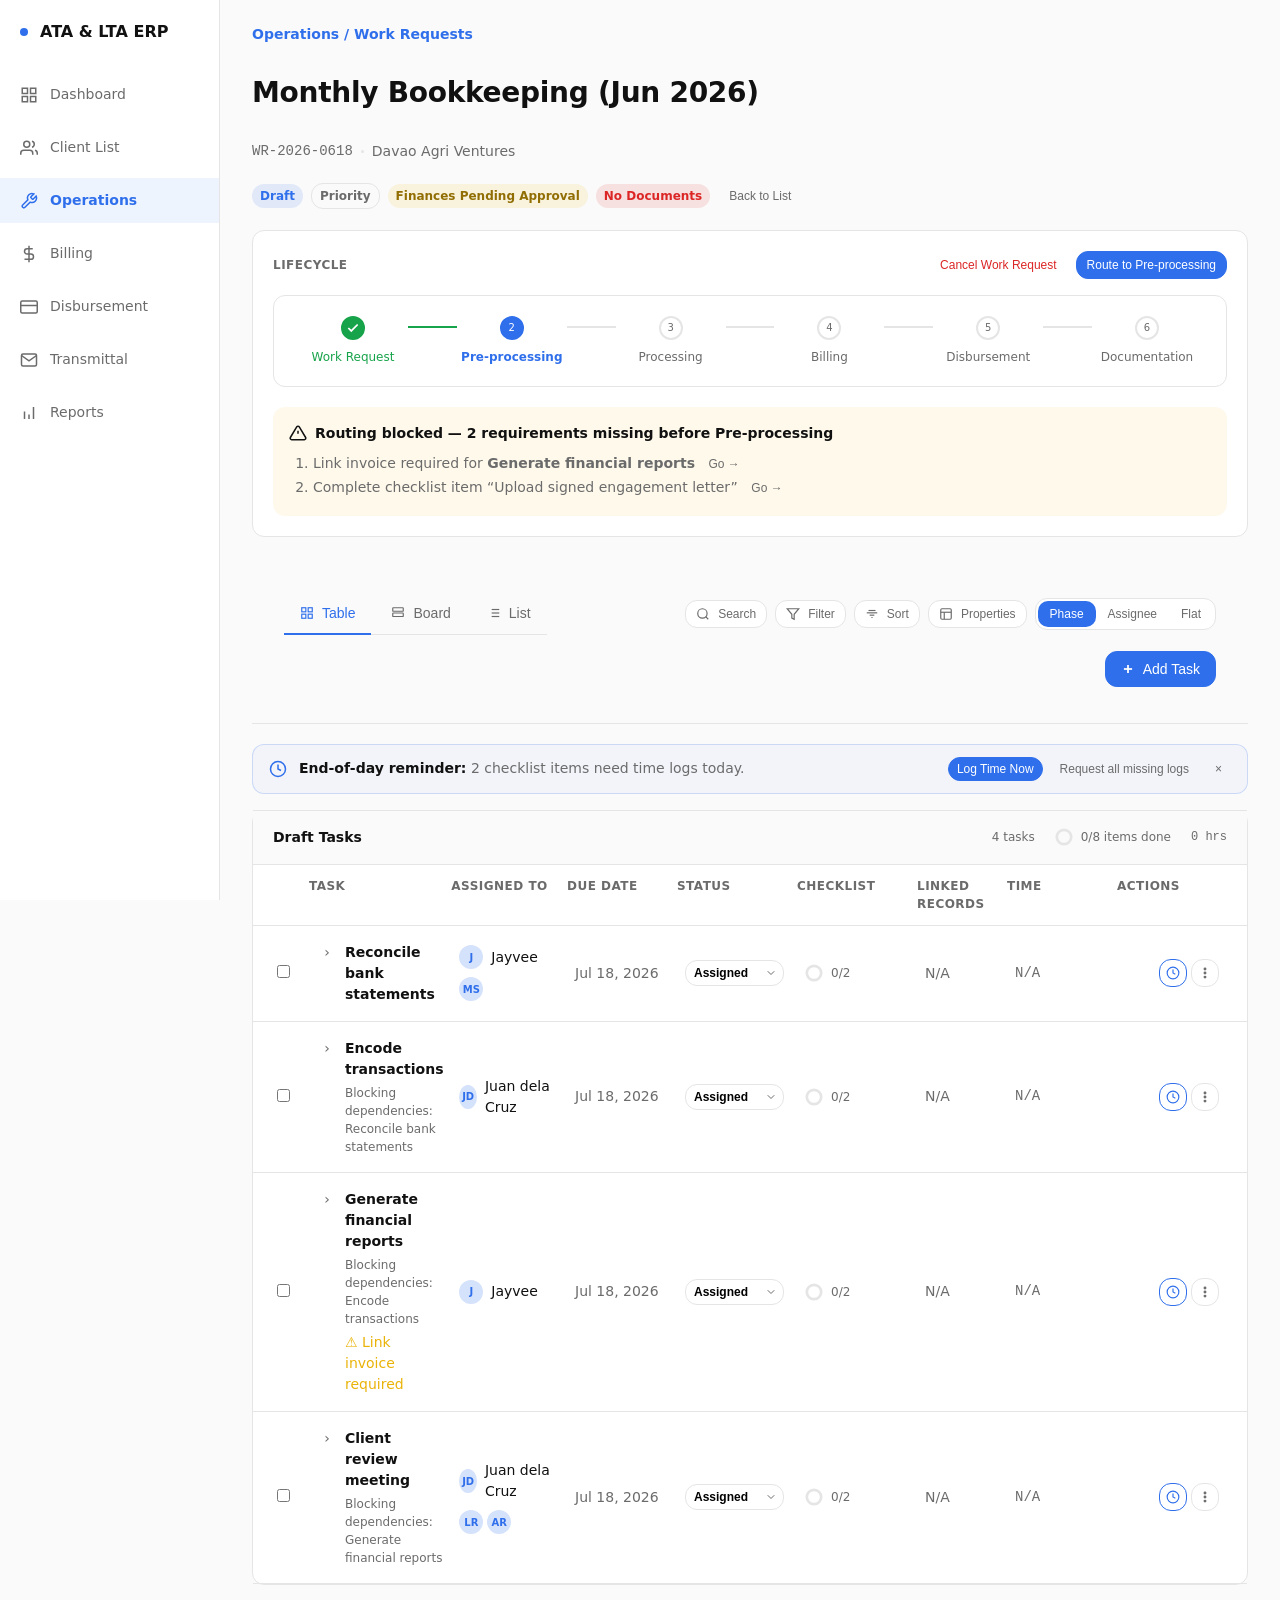
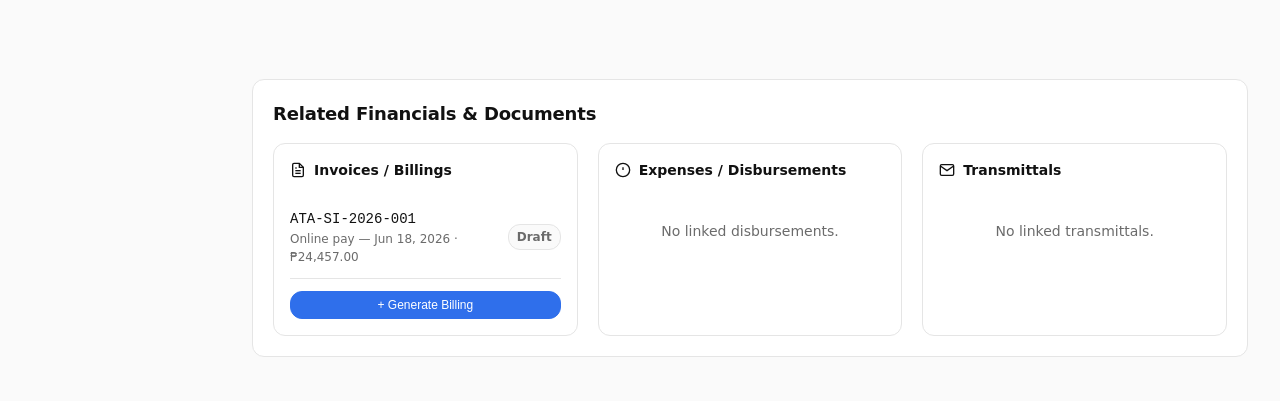
<file: ERP-Work-Request-Redesign/index.html>
<!doctype html>
<html lang="en">
<head>
<meta charset="utf-8">
<meta name="viewport" content="width=device-width, initial-scale=1">
<title>ATA &amp; LTA ERP — Work Request Workflow</title>
<style>
/* ─── Neutral Modern tokens ─────────────────────────────────────── */
:root {
  --bg: #fafafa;
  --surface: #ffffff;
  --surface-warm: var(--surface);
  --fg: #111111;
  --fg-2: var(--fg);
  --muted: #6b6b6b;
  --meta: var(--muted);
  --border: #e5e5e5;
  --border-soft: var(--border);
  --accent: #2f6feb;
  --accent-on: #ffffff;
  --accent-hover: color-mix(in oklab, var(--accent), black 8%);
  --accent-active: color-mix(in oklab, var(--accent), black 14%);
  --success: #17a34a;
  --warn: #eab308;
  --danger: #dc2626;
  --font-display: "Inter", -apple-system, system-ui, sans-serif;
  --font-body: "Inter", -apple-system, system-ui, sans-serif;
  --font-mono: ui-monospace, "JetBrains Mono", monospace;
  --text-xs: 12px;
  --text-sm: 14px;
  --text-base: 16px;
  --text-lg: 18px;
  --text-xl: 22px;
  --text-2xl: 28px;
  --text-3xl: 36px;
  --leading-body: 1.5;
  --leading-tight: 1.2;
  --tracking-display: -0.01em;
  --space-1: 4px;
  --space-2: 8px;
  --space-3: 12px;
  --space-4: 16px;
  --space-5: 20px;
  --space-6: 24px;
  --space-8: 32px;
  --space-12: 48px;
  --radius-sm: 12px;
  --radius-md: 12px;
  --radius-lg: 12px;
  --radius-pill: 9999px;
  --elev-ring: 0 0 0 1px var(--border);
  --elev-raised: 0 2px 8px color-mix(in oklab, var(--fg), transparent 92%);
  --focus-ring: 0 0 0 3px color-mix(in oklab, var(--accent), transparent 70%);
  --motion-fast: 150ms;
  --motion-base: 200ms;
  --ease-standard: cubic-bezier(0.2, 0, 0, 1);
}

* { box-sizing: border-box; }
html, body { height: 100%; }
body {
  margin: 0;
  font-family: var(--font-body);
  font-size: var(--text-sm);
  color: var(--fg);
  background: var(--bg);
  line-height: var(--leading-body);
}

/* ─── Layout ──────────────────────────────────────────────────── */
.app { display: flex; min-height: 100vh; }
.sidebar {
  width: 220px;
  background: var(--surface);
  border-right: 1px solid var(--border);
  padding: var(--space-5) 0;
  display: flex; flex-direction: column; gap: var(--space-2);
  position: fixed; left: 0; top: 0; bottom: 0; z-index: 30;
}
.brand {
  display: flex; align-items: center; gap: var(--space-3);
  padding: 0 var(--space-5) var(--space-5);
  font-weight: 700; font-size: var(--text-base);
}
.brand-dot { width: 8px; height: 8px; border-radius: 50%; background: var(--accent); }
.nav-link {
  display: flex; align-items: center; gap: var(--space-3);
  padding: var(--space-3) var(--space-5);
  color: var(--muted); text-decoration: none;
  transition: color var(--motion-fast) var(--ease-standard), background var(--motion-fast) var(--ease-standard);
}
.nav-link:hover { color: var(--fg); background: color-mix(in oklab, var(--fg), transparent 96%); }
.nav-link.active { color: var(--accent); background: color-mix(in oklab, var(--accent), transparent 92%); font-weight: 600; }
.nav-link svg { flex-shrink: 0; }

.main { flex: 1; margin-left: 220px; min-width: 0; }
.container { max-width: 1280px; margin: 0 auto; padding: var(--space-6) var(--space-8); }
@media (max-width: 1024px) {
  .sidebar { width: 64px; padding: var(--space-4) 0; }
  .brand { justify-content: center; padding: 0 0 var(--space-4); }
  .brand span, .nav-link span { display: none; }
  .nav-link { justify-content: center; padding: var(--space-3); }
  .main { margin-left: 64px; }
  .container { padding: var(--space-5) var(--space-5); }
}
@media (max-width: 640px) {
  .sidebar { display: none; }
  .main { margin-left: 0; }
  .container { padding: var(--space-4); }
}

/* ─── Top header ──────────────────────────────────────────────── */
.topbar {
  display: flex; align-items: center; justify-content: space-between; gap: var(--space-4);
  margin-bottom: var(--space-5);
  flex-wrap: wrap;
}
.breadcrumb { display: flex; align-items: baseline; gap: var(--space-3); }
.breadcrumb .parent { color: var(--accent); font-weight: 600; font-size: var(--text-xl); }
.breadcrumb .sep { color: var(--border); font-size: var(--text-xl); }
.breadcrumb .title { font-size: var(--text-xl); font-weight: 700; letter-spacing: var(--tracking-display); }

.user { display: flex; align-items: center; gap: var(--space-3); color: var(--muted); }
.avatar {
  width: 32px; height: 32px; border-radius: 50%;
  background: color-mix(in oklab, var(--accent), transparent 80%);
  color: var(--accent); display: grid; place-items: center; font-weight: 700; font-size: var(--text-xs);
}

/* ─── Buttons ─────────────────────────────────────────────────── */
.btn {
  display: inline-flex; align-items: center; justify-content: center; gap: var(--space-2);
  border: 1px solid transparent; border-radius: var(--radius-sm);
  padding: 9px 15px; font-size: var(--text-sm); font-weight: 500;
  background: transparent; color: var(--fg); cursor: pointer;
  transition: background var(--motion-fast) var(--ease-standard), border-color var(--motion-fast) var(--ease-standard), color var(--motion-fast) var(--ease-standard);
}
.btn:focus-visible { box-shadow: var(--focus-ring); outline: none; }
.btn-primary { background: var(--accent); color: var(--accent-on); border-color: var(--accent); }
.btn-primary:hover { background: var(--accent-hover); border-color: var(--accent-hover); }
.btn-primary:active { background: var(--accent-active); border-color: var(--accent-active); }
.btn-secondary { background: var(--surface); border-color: var(--border); color: var(--fg); }
.btn-secondary:hover { background: var(--bg); border-color: var(--border); }
.btn-ghost { color: var(--muted); border-color: transparent; }
.btn-ghost:hover { color: var(--fg); background: color-mix(in oklab, var(--fg), transparent 96%); }
.btn-danger { color: var(--danger); border-color: transparent; }
.btn-danger:hover { background: color-mix(in oklab, var(--danger), transparent 92%); }
.btn-sm { padding: 6px 10px; font-size: var(--text-xs); }
.btn-xs { padding: 4px 8px; font-size: var(--text-xs); gap: var(--space-1); }

.toolbar-actions { display: flex; gap: var(--space-2); flex-wrap: wrap; }

/* ─── Cards / panels ──────────────────────────────────────────── */
.card {
  background: var(--surface); border: 1px solid var(--border); border-radius: var(--radius-md);
  padding: var(--space-5); margin-bottom: var(--space-5);
}
.card-compact { padding: var(--space-4); }
.card-header {
  display: flex; align-items: center; justify-content: space-between; gap: var(--space-4);
  margin-bottom: var(--space-4);
}
.card-title { font-size: var(--text-lg); font-weight: 600; letter-spacing: var(--tracking-display); }

/* ─── Identity header ─────────────────────────────────────────── */
.identity-bar {
  display: flex; align-items: flex-start; justify-content: space-between; gap: var(--space-5);
  margin-bottom: var(--space-5); flex-wrap: wrap;
}
.identity-main { display: flex; flex-direction: column; gap: var(--space-2); }
.identity-parent { color: var(--accent); font-weight: 600; font-size: var(--text-sm); }
.identity-title { font-size: var(--text-2xl); font-weight: 700; letter-spacing: var(--tracking-display); }
.identity-sub { color: var(--muted); font-size: var(--text-sm); display: flex; align-items: center; gap: var(--space-2); flex-wrap: wrap; }
.identity-sub .dot { width: 3px; height: 3px; border-radius: 50%; background: var(--border); }
.identity-badges { display: flex; gap: var(--space-2); flex-wrap: wrap; align-items: center; }

.badge {
  display: inline-flex; align-items: center; gap: var(--space-1);
  padding: 3px 8px; border-radius: var(--radius-sm); font-size: var(--text-xs); font-weight: 600;
}
.badge-info { background: color-mix(in oklab, var(--accent), transparent 88%); color: var(--accent); }
.badge-warn { background: color-mix(in oklab, var(--warn), transparent 88%); color: color-mix(in oklab, var(--warn), black 30%); }
.badge-success { background: color-mix(in oklab, var(--success), transparent 88%); color: var(--success); }
.badge-danger { background: color-mix(in oklab, var(--danger), transparent 88%); color: var(--danger); }
.badge-muted { background: var(--bg); color: var(--muted); border: 1px solid var(--border); }
.badge-dot { width: 6px; height: 6px; border-radius: 50%; background: currentColor; }

/* ─── Lifecycle card ────────────────────────────────────────────── */
.lifecycle-card {
  background: var(--surface); border: 1px solid var(--border); border-radius: var(--radius-md);
  padding: var(--space-5); margin-bottom: var(--space-5);
}
.lifecycle-header {
  display: flex; align-items: center; justify-content: space-between; gap: var(--space-4);
  margin-bottom: var(--space-4); flex-wrap: wrap;
}
.lifecycle-label { font-size: var(--text-xs); text-transform: uppercase; letter-spacing: 0.04em; color: var(--muted); font-weight: 600; }
.lifecycle-actions { display: flex; gap: var(--space-2); }
.stage-tracker {
  display: flex; align-items: center; justify-content: space-between;
  overflow-x: auto; padding-bottom: var(--space-3); margin-bottom: var(--space-4);
}
.stage-tracker.stacked { display: block; padding-bottom: 0; margin-bottom: 0; }
.stage {
  display: flex; flex-direction: column; align-items: center; gap: var(--space-2);
  min-width: 110px; position: relative; text-align: center;
}
.stage-dot {
  width: 24px; height: 24px; border-radius: 50%;
  border: 2px solid var(--border); background: var(--surface);
  display: grid; place-items: center; font-size: 10px; color: var(--muted);
}
.stage.active .stage-dot { border-color: var(--accent); background: var(--accent); color: var(--accent-on); }
.stage.completed .stage-dot { border-color: var(--success); background: var(--success); color: #fff; }
.stage-label { font-size: var(--text-xs); color: var(--muted); white-space: nowrap; }
.stage.active .stage-label { color: var(--accent); font-weight: 600; }
.stage.completed .stage-label { color: var(--success); }
.stage-connector {
  flex: 1; height: 2px; background: var(--border); min-width: 24px; margin-top: -28px;
}
.stage-connector.completed { background: var(--success); }

.routing-block {
  border-top: 1px solid color-mix(in oklab, var(--warn), transparent 75%);
  padding-top: var(--space-4); display: flex; align-items: flex-start; justify-content: space-between; gap: var(--space-4); flex-wrap: wrap;
}
.routing-block.blocked { background: color-mix(in oklab, var(--warn), transparent 92%); border-radius: var(--radius-sm); padding: var(--space-4); border-top: none; }
.routing-title { display: flex; align-items: center; gap: var(--space-2); font-weight: 600; font-size: var(--text-sm); }
.routing-list { margin: var(--space-2) 0 0; padding-left: var(--space-6); color: var(--muted); font-size: var(--text-sm); }

/* ─── Anchored toolbar ─────────────────────────────────────────── */
.toolbar-anchor {
  position: sticky; top: 0; z-index: 25;
  background: var(--bg); border-bottom: 1px solid var(--border);
  padding: var(--space-3) 0; margin-bottom: var(--space-5);
}
.controls {
  display: flex; align-items: center; justify-content: space-between; gap: var(--space-4); flex-wrap: wrap;
}
.controls-left { display: flex; align-items: center; gap: var(--space-4); flex-wrap: wrap; }
.segmented {
  display: inline-flex; background: var(--surface); border: 1px solid var(--border); border-radius: var(--radius-sm); padding: 2px;
}
.segmented button {
  border: none; background: transparent; padding: 6px 12px; font-size: var(--text-xs); font-weight: 500; color: var(--muted);
  border-radius: calc(var(--radius-sm) - 2px); cursor: pointer;
}
.segmented button.active { background: var(--accent); color: var(--accent-on); }

.filter-chips { display: flex; gap: var(--space-2); flex-wrap: wrap; }
.chip {
  display: inline-flex; align-items: center; gap: var(--space-2);
  padding: 5px 10px; border: 1px solid var(--border); border-radius: var(--radius-sm);
  background: var(--surface); color: var(--muted); font-size: var(--text-xs); font-weight: 500; cursor: pointer;
  transition: background var(--motion-fast) var(--ease-standard), border-color var(--motion-fast) var(--ease-standard), color var(--motion-fast) var(--ease-standard);
}
.chip:hover { border-color: var(--accent); color: var(--accent); }
.chip.active { background: color-mix(in oklab, var(--accent), transparent 88%); border-color: var(--accent); color: var(--accent); }
.chip .count { font-weight: 700; }

.search-input {
  padding: 8px 12px; border: 1px solid var(--border); border-radius: var(--radius-sm);
  font-size: var(--text-sm); min-width: 220px;
}
.search-input:focus-visible { outline: none; border-color: var(--accent); box-shadow: var(--focus-ring); }

/* ─── Jira-style expandable search ─────────────────────────────── */
.toolbar-search {
  position: relative; display: inline-flex; align-items: center;
}
.toolbar-search-toggle {
  display: inline-flex; align-items: center; justify-content: center; gap: var(--space-2);
  padding: 6px 10px; border: 1px solid var(--border); border-radius: var(--radius-sm);
  background: var(--surface); color: var(--muted); font-size: var(--text-xs); font-weight: 500;
  cursor: pointer; transition: all var(--motion-fast) var(--ease-standard);
  white-space: nowrap;
}
.toolbar-search-toggle:hover { border-color: var(--accent); color: var(--accent); }
.toolbar-search-toggle.active {
  background: color-mix(in oklab, var(--accent), transparent 92%);
  border-color: var(--accent); color: var(--accent);
}
.toolbar-search-field {
  display: flex; align-items: center; gap: var(--space-2);
  max-width: 0; overflow: hidden; opacity: 0;
  transition: max-width 0.25s cubic-bezier(0.4,0,0.2,1), opacity 0.2s ease, margin 0.25s ease;
  margin-left: 0;
}
.toolbar-search.expanded .toolbar-search-field {
  max-width: 280px; opacity: 1; margin-left: var(--space-2);
}
.toolbar-search.expanded .toolbar-search-toggle {
  background: color-mix(in oklab, var(--accent), transparent 92%);
  border-color: var(--accent); color: var(--accent);
  border-top-right-radius: 0; border-bottom-right-radius: 0; border-right: none;
}
.toolbar-search-input {
  padding: 6px 10px; border: 1px solid var(--accent); border-left: none;
  border-radius: 0 var(--radius-sm) var(--radius-sm) 0;
  font-size: var(--text-xs); font-weight: 500; width: 200px;
  background: var(--surface); color: var(--fg);
  outline: none; box-shadow: var(--focus-ring);
  font-family: inherit;
}
.toolbar-search-input::placeholder { color: var(--muted); }
.toolbar-search-clear {
  position: absolute; right: 6px; top: 50%; transform: translateY(-50%);
  display: none; align-items: center; justify-content: center;
  width: 18px; height: 18px; border: none; background: transparent;
  color: var(--muted); cursor: pointer; padding: 0; border-radius: 50%;
  transition: color var(--motion-fast) var(--ease-standard), background var(--motion-fast) var(--ease-standard);
}
.toolbar-search-clear:hover { color: var(--fg); background: var(--border); }
.toolbar-search.has-query .toolbar-search-clear { display: inline-flex; }
.toolbar-search-badge {
  display: none; align-items: center; justify-content: center;
  min-width: 16px; height: 16px; padding: 0 4px;
  border-radius: var(--radius-pill); background: var(--accent); color: var(--accent-on);
  font-size: 10px; font-weight: 700; line-height: 1; margin-left: var(--space-1);
}
.toolbar-search.has-query:not(.expanded) .toolbar-search-badge { display: inline-flex; }

/* ─── View switcher / Notion-style toolbar ──────────────────────── */
.view-bar {
  display: flex; align-items: center; justify-content: space-between; gap: var(--space-4);
  margin-bottom: var(--space-4); flex-wrap: wrap;
}
.view-tabs {
  display: flex; align-items: center; gap: var(--space-1);
  border-bottom: 1px solid var(--border);
}
.view-tab {
  display: inline-flex; align-items: center; gap: var(--space-2);
  padding: var(--space-3) var(--space-4); border: none; border-bottom: 2px solid transparent;
  background: transparent; color: var(--muted); font-size: var(--text-sm); font-weight: 500; cursor: pointer;
  margin-bottom: -1px;
}
.view-tab:hover { color: var(--fg); }
.view-tab.active { color: var(--accent); border-bottom-color: var(--accent); }
.view-tools { display: flex; align-items: center; gap: var(--space-2); flex-wrap: wrap; }
.tool-btn {
  display: inline-flex; align-items: center; gap: var(--space-2);
  padding: 6px 10px; border: 1px solid var(--border); border-radius: var(--radius-sm);
  background: var(--surface); color: var(--muted); font-size: var(--text-xs); font-weight: 500; cursor: pointer;
}
.tool-btn:hover { border-color: var(--accent); color: var(--accent); }
.tool-btn.active { background: color-mix(in oklab, var(--accent), transparent 92%); border-color: var(--accent); color: var(--accent); }
.tool-btn .badge-dot { display: inline-block; }

/* ─── Popover menus (filters / sort / properties) ───────────────── */
.popover {
  position: absolute; top: calc(100% + 6px); right: 0; z-index: 35;
  min-width: 260px; max-width: 320px; background: var(--surface); border: 1px solid var(--border); border-radius: var(--radius-md);
  box-shadow: var(--elev-raised); padding: var(--space-3) 0; opacity: 0; pointer-events: none; transform: translateY(-4px);
  transition: opacity var(--motion-fast) var(--ease-standard), transform var(--motion-fast) var(--ease-standard);
}
.popover.open { opacity: 1; pointer-events: auto; transform: translateY(0); }
.popover-header { padding: 0 var(--space-4) var(--space-3); border-bottom: 1px solid var(--border); font-weight: 600; font-size: var(--text-sm); }
.popover-body { padding: var(--space-3) var(--space-4); display: flex; flex-direction: column; gap: var(--space-3); max-height: 360px; overflow-y: auto; }
.popover-row { display: flex; align-items: center; gap: var(--space-3); }
.popover-row label { font-size: var(--text-sm); color: var(--fg); }
.popover-row input[type="checkbox"] { width: 16px; height: 16px; accent-color: var(--accent); }
.popover-select { padding: 6px 8px; border: 1px solid var(--border); border-radius: var(--radius-sm); font-size: var(--text-sm); background: var(--surface); flex: 1; }
.popover-select:focus-visible { outline: none; border-color: var(--accent); box-shadow: var(--focus-ring); }
.filter-rule { display: flex; flex-direction: column; gap: var(--space-2); padding: var(--space-3); background: var(--bg); border-radius: var(--radius-sm); border: 1px solid var(--border); }
.filter-rule-row { display: grid; grid-template-columns: 1fr 1fr 1fr; gap: var(--space-2); }
.filter-and-or { display: flex; align-items: center; gap: var(--space-2); font-size: var(--text-xs); color: var(--muted); padding-left: var(--space-4); }
.popover-footer { display: flex; justify-content: space-between; padding: var(--space-3) var(--space-4) 0; border-top: 1px solid var(--border); }

/* ─── Board view ────────────────────────────────────────────────── */
.board-view {
  display: grid; grid-auto-columns: minmax(280px, 1fr); grid-auto-flow: column;
  gap: var(--space-4); align-items: start; overflow-x: auto; padding-bottom: var(--space-2);
  margin-bottom: var(--space-5);
}
.board-column { background: var(--bg); border: 1px solid var(--border); border-radius: var(--radius-md); min-width: 280px; max-width: 340px; display: flex; flex-direction: column; max-height: calc(100vh - 260px); }
.board-column-header-group {
  position: sticky;
  top: var(--toolbar-height, 114px);
  z-index: 15;
  background: var(--bg);
  border-radius: var(--radius-md) var(--radius-md) 0 0;
}
.board-column-topline { height: 4px; border-radius: var(--radius-md) var(--radius-md) 0 0; margin-top: -1px; margin-left: -1px; margin-right: -1px; }
.board-header {
  display: flex; align-items: center; justify-content: space-between; gap: var(--space-3);
  padding: var(--space-4) var(--space-4) var(--space-3); background: var(--bg);
}
.board-title { font-weight: 700; font-size: var(--text-sm); display: flex; align-items: center; gap: var(--space-2); }
.board-count { padding: 1px 7px; border-radius: var(--radius-pill); background: var(--surface); border: 1px solid var(--border); font-size: var(--text-xs); color: var(--muted); font-weight: 600; }
.board-cards { display: flex; flex-direction: column; gap: var(--space-3); padding: 0 var(--space-3) var(--space-3); overflow-y: auto; flex: 1; }
.board-card {
  background: var(--surface); border: 1px solid var(--border); border-radius: var(--radius-md);
  padding: var(--space-4); cursor: pointer; position: relative;
  transition: box-shadow var(--motion-fast) var(--ease-standard), border-color var(--motion-fast) var(--ease-standard), transform var(--motion-fast) var(--ease-standard);
}
.board-card:hover { border-color: var(--accent); box-shadow: var(--elev-raised); transform: translateY(-1px); }
.board-card-leftline { position: absolute; left: 0; top: var(--space-4); bottom: var(--space-4); width: 3px; border-radius: 0 var(--radius-pill) var(--radius-pill) 0; }
.board-card-head { display: flex; align-items: center; justify-content: space-between; gap: var(--space-2); margin-bottom: var(--space-3); }
.board-card-priority { padding: 2px 7px; border-radius: var(--radius-sm); font-size: 10px; font-weight: 700; text-transform: uppercase; letter-spacing: 0.04em; }
.board-card-title { font-weight: 600; font-size: var(--text-base); line-height: var(--leading-tight); margin-bottom: var(--space-3); }
.board-card-progress { display: flex; align-items: center; gap: var(--space-2); margin-bottom: var(--space-3); }
.progress-bar { flex: 1; height: 5px; background: var(--border); border-radius: var(--radius-pill); overflow: hidden; }
.progress-bar-fill { height: 100%; border-radius: var(--radius-pill); }
.board-card-meta { display: flex; align-items: center; justify-content: space-between; gap: var(--space-3); margin-top: var(--space-2); padding-top: var(--space-3); border-top: 1px solid var(--border); }
.board-card-prop { display: inline-flex; align-items: center; gap: var(--space-1); font-size: var(--text-xs); color: var(--muted); }
.board-card-footer { display: flex; align-items: center; gap: var(--space-2); }
.board-avatar { width: 24px; height: 24px; border-radius: 50%; display: grid; place-items: center; font-size: 10px; font-weight: 700; color: var(--accent-on); background: var(--accent); }

/* ─── List view ─────────────────────────────────────────────────── */
.list-view { border: 1px solid var(--border); border-radius: var(--radius-md); background: var(--surface); overflow: hidden; margin-bottom: var(--space-5); }
.list-row {
  display: flex; align-items: center; gap: var(--space-4);
  padding: var(--space-3) var(--space-5); border-bottom: 1px solid var(--border); cursor: pointer;
  transition: background var(--motion-fast) var(--ease-standard);
}
.list-row:hover { background: color-mix(in oklab, var(--accent), transparent 97%); }
.list-row.selected { background: color-mix(in oklab, var(--accent), transparent 92%); }
.list-row:last-child { border-bottom: none; }
.list-check { flex-shrink: 0; }
.list-title { flex: 1; min-width: 0; font-weight: 500; }
.list-props { display: flex; align-items: center; gap: var(--space-4); flex-wrap: wrap; }
.list-prop { display: inline-flex; align-items: center; gap: var(--space-1); font-size: var(--text-xs); color: var(--muted); }

/* ─── Inline notice ─────────────────────────────────────────────── */
.notice {
  display: flex; align-items: center; justify-content: space-between; gap: var(--space-4);
  padding: var(--space-3) var(--space-4); border-radius: var(--radius-sm); margin-bottom: var(--space-4);
  flex-wrap: wrap; border: 1px solid var(--border); background: var(--surface);
}
.notice-text { display: flex; align-items: center; gap: var(--space-3); }
.notice-title { font-weight: 600; font-size: var(--text-sm); }
.notice-desc { color: var(--muted); font-size: var(--text-sm); }
.notice-info { border-color: color-mix(in oklab, var(--accent), transparent 80%); background: color-mix(in oklab, var(--accent), transparent 96%); }
.notice-warn { border-color: color-mix(in oklab, var(--warn), transparent 75%); background: color-mix(in oklab, var(--warn), transparent 93%); }

/* ─── Stage tracker ─────────────────────────────────────────────── */
.stage-tracker {
  display: flex; align-items: center; justify-content: space-between;
  padding: var(--space-5) var(--space-6); margin-bottom: var(--space-5);
  background: var(--surface); border: 1px solid var(--border); border-radius: var(--radius-md);
  overflow-x: auto;
}


/* ─── Task list table ─────────────────────────────────────────── */
.task-list { border: 1px solid var(--border); border-radius: var(--radius-md); background: var(--surface); overflow: visible; }
.group-header {
  display: flex; align-items: center; justify-content: space-between; gap: var(--space-4);
  padding: var(--space-4) var(--space-5); background: var(--bg);
  border-top: 1px solid var(--border);
  border-bottom: 1px solid var(--border);
  position: sticky;
  top: var(--toolbar-height, 114px);
  z-index: 15;
  margin-top: -1px;
}
.group-title { font-weight: 700; font-size: var(--text-sm); display: flex; align-items: center; gap: var(--space-2); }
.group-meta { display: flex; align-items: center; gap: var(--space-5); color: var(--muted); font-size: var(--text-xs); }
.progress-ring { width: 18px; height: 18px; }

.table-header {
  display: grid; grid-template-columns: 36px 1.6fr 1.3fr 110px 120px 120px 90px 110px 110px;
  padding: var(--space-3) var(--space-5); color: var(--muted); font-size: var(--text-xs); font-weight: 600;
  text-transform: uppercase; letter-spacing: 0.04em; border-bottom: 1px solid var(--border);
}
@media (max-width: 1100px) { .table-header { display: none; } }

.task-row {
  display: grid; grid-template-columns: 36px 1.6fr 1.3fr 110px 120px 120px 90px 110px 110px;
  align-items: center; padding: var(--space-4) var(--space-5); border-bottom: 1px solid var(--border);
  cursor: pointer; transition: background var(--motion-fast) var(--ease-standard);
}
.task-row:hover { background: color-mix(in oklab, var(--accent), transparent 97%); }
.task-row.expanded { background: color-mix(in oklab, var(--accent), transparent 95%); border-bottom: none; }
.task-row.selected { background: color-mix(in oklab, var(--accent), transparent 92%); }
@media (max-width: 1100px) {
  .task-row { grid-template-columns: 36px 1fr; gap: var(--space-3) 0; padding: var(--space-4); }
  .task-row .cell { min-width: 0; }
}

.cell { padding: 0 var(--space-2); min-width: 0; }
.cell:first-child { padding-left: 0; }
.cell-title { display: flex; align-items: flex-start; gap: var(--space-2); }
.caret {
  width: 20px; height: 20px; display: grid; place-items: center;
  color: var(--muted); transition: transform var(--motion-fast) var(--ease-standard); flex-shrink: 0;
}
.expanded .caret { transform: rotate(90deg); }
.title-stack { display: flex; flex-direction: column; gap: var(--space-1); }
.title-main { font-weight: 600; }
.title-main.done { text-decoration: line-through; color: var(--muted); }
.title-sub { color: var(--muted); font-size: var(--text-xs); }

.assignee-cell { display: flex; flex-direction: column; gap: var(--space-2); }
.assignee-main {
  display: flex; align-items: center; gap: var(--space-2);
}
.avatar-sm { width: 24px; height: 24px; border-radius: 50%; font-size: 10px; }
.assignee-name { font-weight: 500; }
.coassignees { display: flex; gap: var(--space-1); }
.coassignee-chip {
  display: inline-flex; align-items: center; gap: var(--space-1);
  padding: 2px 6px; background: var(--bg); border: 1px solid var(--border); border-radius: var(--radius-pill);
  font-size: var(--text-xs); color: var(--muted);
}

.status-select {
  appearance: none; border: 1px solid var(--border); border-radius: var(--radius-sm);
  padding: 5px 22px 5px 8px; font-size: var(--text-xs); font-weight: 600; background: var(--surface);
  background-image: url("data:image/svg+xml,%3Csvg xmlns='http://www.w3.org/2000/svg' width='12' height='12' viewBox='0 0 24 24' fill='none' stroke='%236b6b6b' stroke-width='2' stroke-linecap='round' stroke-linejoin='round'%3E%3Cpolyline points='6 9 12 15 18 9'%3E%3C/polyline%3E%3C/svg%3E");
  background-repeat: no-repeat; background-position: right 6px center;
  cursor: pointer; max-width: 110px;
}
.status-select:focus-visible { outline: none; border-color: var(--accent); box-shadow: var(--focus-ring); }
.status-select option { font-weight: 500; }

.checklist-cell { display: flex; align-items: center; gap: var(--space-2); }
.progress-text { font-size: var(--text-xs); color: var(--muted); }

.time-cell { font-variant-numeric: tabular-nums; font-size: var(--text-sm); color: var(--muted); }

.actions-cell { display: flex; gap: var(--space-1); justify-content: flex-end; align-items: center; }
.action-icon {
  width: 28px; height: 28px; display: grid; place-items: center;
  border: 1px solid var(--border); border-radius: var(--radius-sm); background: var(--surface);
  color: var(--muted); cursor: pointer; transition: color var(--motion-fast) var(--ease-standard), border-color var(--motion-fast) var(--ease-standard), background var(--motion-fast) var(--ease-standard);
}
.action-icon:hover { color: var(--accent); border-color: var(--accent); background: color-mix(in oklab, var(--accent), transparent 96%); }
.action-icon.primary { color: var(--accent); border-color: var(--accent); }
.action-icon.primary:hover { background: color-mix(in oklab, var(--accent), transparent 90%); }
.action-menu {
  position: relative; display: inline-block;
}
.action-menu-list {
  position: absolute; right: 0; top: calc(100% + 4px); z-index: 40;
  min-width: 160px; background: var(--surface); border: 1px solid var(--border); border-radius: var(--radius-md);
  box-shadow: var(--elev-raised); padding: var(--space-2) 0;
  opacity: 0; pointer-events: none; transform: translateY(-4px);
  transition: opacity var(--motion-fast) var(--ease-standard), transform var(--motion-fast) var(--ease-standard);
}
.action-menu-list.open { opacity: 1; pointer-events: auto; transform: translateY(0); }
.action-menu-item {
  display: flex; align-items: center; gap: var(--space-3);
  width: 100%; padding: var(--space-3) var(--space-4);
  background: transparent; border: none; color: var(--fg); font-size: var(--text-sm); text-align: left; cursor: pointer;
}
.action-menu-item:hover { background: var(--bg); color: var(--accent); }
.action-menu-item.danger:hover { color: var(--danger); background: color-mix(in oklab, var(--danger), transparent 95%); }
.action-btn {
  display: inline-flex; align-items: center; gap: var(--space-1);
  padding: 5px 8px; border: 1px solid var(--border); border-radius: var(--radius-sm);
  background: var(--surface); color: var(--muted); font-size: var(--text-xs); cursor: pointer;
}
.action-btn:hover { color: var(--accent); border-color: var(--accent); }
.detail-header-actions { display: flex; gap: var(--space-2); margin-bottom: var(--space-4); }

/* ─── Task detail accordion ────────────────────────────────────── */
.detail-panel {
  background: var(--bg); border-bottom: 1px solid var(--border);
  display: grid; grid-template-columns: 1fr 1fr; gap: var(--space-6);
  padding: 0 var(--space-5) var(--space-5);
  max-height: 0; overflow: hidden; opacity: 0;
  transition: max-height var(--motion-base) var(--ease-standard), opacity var(--motion-base) var(--ease-standard), padding var(--motion-base) var(--ease-standard);
}
.task-row.expanded + .detail-panel {
  max-height: 900px; opacity: 1; padding: var(--space-5); border-bottom: 1px solid var(--border);
}
@media (max-width: 1100px) { .detail-panel { grid-template-columns: 1fr; } }

.detail-section-title { font-size: var(--text-xs); text-transform: uppercase; letter-spacing: 0.04em; color: var(--muted); margin-bottom: var(--space-3); }

.checklist-item {
  display: grid; grid-template-columns: 28px 1fr auto auto auto; align-items: center; gap: var(--space-3);
  padding: var(--space-3) 0; border-bottom: 1px solid var(--border);
}
.checklist-item:last-child { border-bottom: none; }
.checklist-item.locked { opacity: .55; }
.checklist-item input[type="checkbox"] { width: 16px; height: 16px; accent-color: var(--accent); }
.checklist-text { display: flex; flex-direction: column; gap: var(--space-1); }
.lock-hint { font-size: var(--text-xs); color: var(--warn); display: flex; align-items: center; gap: var(--space-1); }
.hours-pill { padding: 2px 7px; border-radius: var(--radius-pill); background: color-mix(in oklab, var(--accent), transparent 88%); color: var(--accent); font-size: var(--text-xs); font-weight: 600; }

.add-checklist {
  display: flex; gap: var(--space-2); margin-top: var(--space-4);
}
.add-checklist input {
  flex: 1; padding: 8px 10px; border: 1px solid var(--border); border-radius: var(--radius-sm); font-size: var(--text-sm);
}
.add-checklist input:focus-visible { outline: none; border-color: var(--accent); box-shadow: var(--focus-ring); }

/* ─── Detail right pane ───────────────────────────────────────── */
.detail-pane { display: flex; flex-direction: column; gap: var(--space-5); }
.detail-block { border: 1px solid var(--border); border-radius: var(--radius-md); padding: var(--space-4); background: var(--surface); }
.empty-state { color: var(--muted); font-size: var(--text-sm); text-align: center; padding: var(--space-6) 0; }

.history-item {
  display: flex; justify-content: space-between; gap: var(--space-3);
  padding: var(--space-3) 0; border-bottom: 1px solid var(--border); font-size: var(--text-sm);
}
.history-item:last-child { border-bottom: none; }
.history-meta { color: var(--muted); font-size: var(--text-xs); }

.dep-list { display: flex; flex-direction: column; gap: var(--space-3); }
.dep-item {
  display: flex; align-items: center; gap: var(--space-3);
  padding: var(--space-3); background: var(--surface); border: 1px solid var(--border); border-radius: var(--radius-sm);
  font-size: var(--text-sm);
}
.dep-arrow { color: var(--muted); }

/* ─── Bulk action bar ─────────────────────────────────────────── */
.bulk-bar {
  position: sticky; bottom: var(--space-5); left: 0; right: 0; z-index: 20;
  display: flex; align-items: center; justify-content: space-between; gap: var(--space-4);
  padding: var(--space-4) var(--space-5); margin: 0 var(--space-5) var(--space-5);
  background: var(--surface); border: 1px solid var(--border); border-radius: var(--radius-md);
  box-shadow: var(--elev-raised);
  transform: translateY(calc(100% + 40px)); opacity: 0;
  transition: transform var(--motion-base) var(--ease-standard), opacity var(--motion-base) var(--ease-standard);
}
.bulk-bar.show { transform: translateY(0); opacity: 1; }
.bulk-title { font-weight: 600; }
.bulk-actions { display: flex; gap: var(--space-2); flex-wrap: wrap; }

/* ─── Related financials ──────────────────────────────────────── */
.financials-grid {
  display: grid; grid-template-columns: repeat(3, 1fr); gap: var(--space-5);
}
@media (max-width: 900px) { .financials-grid { grid-template-columns: 1fr; } }
.financial-card { border: 1px solid var(--border); border-radius: var(--radius-md); padding: var(--space-4); background: var(--surface); }
.financial-card h4 { margin: 0 0 var(--space-4); font-size: var(--text-sm); font-weight: 600; display: flex; align-items: center; gap: var(--space-2); }
.financial-row { display: flex; justify-content: space-between; align-items: center; padding: var(--space-3) 0; border-bottom: 1px solid var(--border); font-size: var(--text-sm); }
.financial-row:last-child { border-bottom: none; }

/* ─── Modals ──────────────────────────────────────────────────── */
.modal-overlay {
  position: fixed; inset: 0; z-index: 50;
  background: color-mix(in oklab, var(--fg), transparent 60%);
  display: grid; place-items: center; padding: var(--space-5);
  opacity: 0; pointer-events: none; transition: opacity var(--motion-base) var(--ease-standard);
}
.modal-overlay.open { opacity: 1; pointer-events: auto; }
.modal {
  background: var(--surface); border-radius: var(--radius-md); width: 100%; max-width: 560px;
  max-height: calc(100vh - var(--space-12)); overflow-y: auto;
  box-shadow: var(--elev-raised); transform: translateY(8px); opacity: 0;
  transition: transform var(--motion-base) var(--ease-standard), opacity var(--motion-base) var(--ease-standard);
}
.modal-overlay.open .modal { transform: translateY(0); opacity: 1; }
.modal-header { display: flex; justify-content: space-between; align-items: center; padding: var(--space-5); border-bottom: 1px solid var(--border); }
.modal-title { font-size: var(--text-lg); font-weight: 600; }
.modal-close { width: 32px; height: 32px; display: grid; place-items: center; border: none; background: transparent; color: var(--muted); cursor: pointer; border-radius: var(--radius-sm); }
.modal-close:hover { background: var(--bg); color: var(--fg); }
.modal-body { padding: var(--space-5); display: flex; flex-direction: column; gap: var(--space-4); }
.modal-footer { display: flex; justify-content: flex-end; gap: var(--space-3); padding: var(--space-4) var(--space-5); border-top: 1px solid var(--border); }

.field { display: flex; flex-direction: column; gap: var(--space-1); }
.field label { font-size: var(--text-xs); font-weight: 600; color: var(--muted); }
.field input, .field select, .field textarea {
  padding: 9px 12px; border: 1px solid var(--border); border-radius: var(--radius-sm); font-size: var(--text-sm); background: var(--surface);
}
.field input:focus-visible, .field select:focus-visible, .field textarea:focus-visible { outline: none; border-color: var(--accent); box-shadow: var(--focus-ring); }
.field-row { display: grid; grid-template-columns: 1fr 1fr; gap: var(--space-4); }
@media (max-width: 480px) { .field-row { grid-template-columns: 1fr; } }

.toast {
  position: fixed; top: var(--space-5); right: var(--space-5); z-index: 60;
  background: var(--fg); color: var(--surface); padding: var(--space-4) var(--space-5);
  border-radius: var(--radius-md); box-shadow: var(--elev-raised);
  transform: translateX(calc(100% + 40px)); opacity: 0;
  transition: transform var(--motion-base) var(--ease-standard), opacity var(--motion-base) var(--ease-standard);
}
.toast.show { transform: translateX(0); opacity: 1; }

/* ─── Utility ───────────────────────────────────────────────────── */
.text-muted { color: var(--muted); }
.text-sm { font-size: var(--text-sm); }
.text-xs { font-size: var(--text-xs); }
.font-mono { font-family: var(--font-mono); }
.hidden { display: none !important; }
</style>
</head>
<body>
<div class="app">
  <nav class="sidebar" aria-label="Main navigation">
    <div class="brand"><span class="brand-dot"></span><span>ATA &amp; LTA ERP</span></div>
    <a href="#" class="nav-link"><svg width="18" height="18" viewBox="0 0 24 24" fill="none" stroke="currentColor" stroke-width="2"><rect x="3" y="3" width="7" height="7"/><rect x="14" y="3" width="7" height="7"/><rect x="14" y="14" width="7" height="7"/><rect x="3" y="14" width="7" height="7"/></svg><span>Dashboard</span></a>
    <a href="#" class="nav-link"><svg width="18" height="18" viewBox="0 0 24 24" fill="none" stroke="currentColor" stroke-width="2"><path d="M17 21v-2a4 4 0 0 0-4-4H5a4 4 0 0 0-4 4v2"/><circle cx="9" cy="7" r="4"/><path d="M23 21v-2a4 4 0 0 0-3-3.87"/><path d="M16 3.13a4 4 0 0 1 0 7.75"/></svg><span>Client List</span></a>
    <a href="#" class="nav-link active"><svg width="18" height="18" viewBox="0 0 24 24" fill="none" stroke="currentColor" stroke-width="2"><path d="M14.7 6.3a1 1 0 0 0 0 1.4l1.6 1.6a1 1 0 0 0 1.4 0l3.77-3.77a6 6 0 0 1-7.94 7.94l-6.91 6.91a2.12 2.12 0 0 1-3-3l6.91-6.91a6 6 0 0 1 7.94-7.94l-3.76 3.76z"/></svg><span>Operations</span></a>
    <a href="#" class="nav-link"><svg width="18" height="18" viewBox="0 0 24 24" fill="none" stroke="currentColor" stroke-width="2"><line x1="12" y1="1" x2="12" y2="23"/><path d="M17 5H9.5a3.5 3.5 0 0 0 0 7h5a3.5 3.5 0 0 1 0 7H6"/></svg><span>Billing</span></a>
    <a href="#" class="nav-link"><svg width="18" height="18" viewBox="0 0 24 24" fill="none" stroke="currentColor" stroke-width="2"><rect x="1" y="4" width="22" height="16" rx="2"/><line x1="1" y1="10" x2="23" y2="10"/></svg><span>Disbursement</span></a>
    <a href="#" class="nav-link"><svg width="18" height="18" viewBox="0 0 24 24" fill="none" stroke="currentColor" stroke-width="2"><path d="M4 4h16c1.1 0 2 .9 2 2v12c0 1.1-.9 2-2 2H4c-1.1 0-2-.9-2-2V6c0-1.1.9-2 2-2z"/><polyline points="22,6 12,13 2,6"/></svg><span>Transmittal</span></a>
    <a href="#" class="nav-link"><svg width="18" height="18" viewBox="0 0 24 24" fill="none" stroke="currentColor" stroke-width="2"><path d="M12 20v-6M6 20V10M18 20V4"/></svg><span>Reports</span></a>
  </nav>

  <main class="main">
    <div class="container">
      <div class="identity-bar">
        <div class="identity-main">
          <div class="identity-parent">Operations / Work Requests</div>
          <h1 class="identity-title">Monthly Bookkeeping (Jun 2026)</h1>
          <div class="identity-sub">
            <span class="font-mono">WR-2026-0618</span>
            <span class="dot"></span>
            <span>Davao Agri Ventures</span>
          </div>
        </div>
        <div class="identity-badges">
          <span class="badge badge-info">Draft</span>
          <span class="badge badge-muted">Priority</span>
          <span class="badge badge-warn">Finances Pending Approval</span>
          <span class="badge badge-danger">No Documents</span>
          <button class="btn btn-ghost btn-sm">Back to List</button>
        </div>
      </div>

      <div class="lifecycle-card">
        <div class="lifecycle-header">
          <div class="lifecycle-label">Lifecycle</div>
          <div class="lifecycle-actions">
            <button class="btn btn-danger btn-sm">Cancel Work Request</button>
            <button class="btn btn-primary btn-sm" disabled>Route to Pre-processing</button>
          </div>
        </div>
        <div class="stage-tracker" aria-label="Work request stage">
          <div class="stage completed"><div class="stage-dot"><svg width="14" height="14" viewBox="0 0 24 24" fill="none" stroke="currentColor" stroke-width="3"><polyline points="20 6 9 17 4 12"/></svg></div><span class="stage-label">Work Request</span></div>
          <div class="stage-connector completed"></div>
          <div class="stage active"><div class="stage-dot">2</div><span class="stage-label">Pre-processing</span></div>
          <div class="stage-connector"></div>
          <div class="stage"><div class="stage-dot">3</div><span class="stage-label">Processing</span></div>
          <div class="stage-connector"></div>
          <div class="stage"><div class="stage-dot">4</div><span class="stage-label">Billing</span></div>
          <div class="stage-connector"></div>
          <div class="stage"><div class="stage-dot">5</div><span class="stage-label">Disbursement</span></div>
          <div class="stage-connector"></div>
          <div class="stage"><div class="stage-dot">6</div><span class="stage-label">Documentation</span></div>
        </div>
        <div class="routing-block blocked" id="routingPanel">
          <div>
            <div class="routing-title"><svg width="18" height="18" viewBox="0 0 24 24" fill="none" stroke="currentColor" stroke-width="2"><path d="M10.29 3.86 1.82 18a2 2 0 0 0 1.71 3h16.94a2 2 0 0 0 1.71-3L13.71 3.86a2 2 0 0 0-3.42 0z"/><line x1="12" y1="9" x2="12" y2="13"/><line x1="12" y1="17" x2="12.01" y2="17"/></svg> Routing blocked — 2 requirements missing before Pre-processing</div>
            <ol class="routing-list">
              <li>Link invoice required for <strong>Generate financial reports</strong> <button class="btn btn-xs btn-ghost" data-go="billing">Go →</button></li>
              <li>Complete checklist item “Upload signed engagement letter” <button class="btn btn-xs btn-ghost" data-go="task">Go →</button></li>
            </ol>
          </div>
        </div>
      </div>

      <div class="toolbar-anchor">
        <div class="container">
          <div class="view-bar">
            <div class="view-tabs" role="tablist" aria-label="Task views">
              <button class="view-tab active" data-view="table">
                <svg width="14" height="14" viewBox="0 0 24 24" fill="none" stroke="currentColor" stroke-width="2"><rect x="3" y="3" width="7" height="7"/><rect x="14" y="3" width="7" height="7"/><rect x="14" y="14" width="7" height="7"/><rect x="3" y="14" width="7" height="7"/></svg>
                Table
              </button>
              <button class="view-tab" data-view="board">
                <svg width="14" height="14" viewBox="0 0 24 24" fill="none" stroke="currentColor" stroke-width="2"><rect x="3" y="3" width="18" height="6" rx="1"/><rect x="3" y="12" width="18" height="6" rx="1"/><rect x="3" y="21" width="18" height="0"/></svg>
                Board
              </button>
              <button class="view-tab" data-view="list">
                <svg width="14" height="14" viewBox="0 0 24 24" fill="none" stroke="currentColor" stroke-width="2"><line x1="8" y1="6" x2="21" y2="6"/><line x1="3" y1="6" x2="3.01" y2="6"/><line x1="8" y1="12" x2="21" y2="12"/><line x1="3" y1="12" x2="3.01" y2="12"/><line x1="8" y1="18" x2="21" y2="18"/><line x1="3" y1="18" x2="3.01" y2="18"/></svg>
                List
              </button>
            </div>
            <div class="view-tools">
              <div class="toolbar-search" id="toolbarSearch">
                <button class="toolbar-search-toggle" id="searchToggleBtn" title="Search (Ctrl+K)">
                  <svg width="14" height="14" viewBox="0 0 24 24" fill="none" stroke="currentColor" stroke-width="2"><circle cx="11" cy="11" r="8"/><line x1="21" y1="21" x2="16.65" y2="16.65"/></svg>
                  Search
                  <span class="toolbar-search-badge" id="searchBadge"></span>
                </button>
                <div class="toolbar-search-field">
                  <input type="text" class="toolbar-search-input" placeholder="Search by task, ID, assignee…" id="taskSearch" autocomplete="off">
                  <button class="toolbar-search-clear" id="searchClearBtn" title="Clear search">
                    <svg width="12" height="12" viewBox="0 0 24 24" fill="none" stroke="currentColor" stroke-width="2.5"><line x1="18" y1="6" x2="6" y2="18"/><line x1="6" y1="6" x2="18" y2="18"/></svg>
                  </button>
                </div>
              </div>

              <div style="position:relative;">
                <button class="tool-btn" data-toggle-popover="filter" id="filterBtn">
                  <svg width="14" height="14" viewBox="0 0 24 24" fill="none" stroke="currentColor" stroke-width="2"><polygon points="22 3 2 3 10 12.46 10 19 14 21 14 12.46 22 3"/></svg>
                  Filter <span id="filterCountBadge" class="badge-dot hidden"></span>
                </button>
                <div class="popover" id="filterPopover">
                  <div class="popover-header">Filter tasks</div>
                  <div class="popover-body" id="filterBody">
                    <div class="filter-rule" data-filter-idx="0">
                      <div class="filter-rule-row">
                        <select class="popover-select filter-property"><option value="status">Status</option><option value="assignee">Assignee</option><option value="priority">Priority</option><option value="due">Due date</option><option value="hours">Hours logged</option></select>
                        <select class="popover-select filter-operator"><option value="is">is</option><option value="is_not">is not</option><option value="contains">contains</option><option value="empty">is empty</option></select>
                        <select class="popover-select filter-value"><option value="Assigned">Assigned</option><option value="In Progress">In Progress</option><option value="For Review">For Review></option><option value="Completed">Completed</option><option value="Cancelled">Cancelled</option></select>
                      </div>
                    </div>
                  </div>
                  <div class="filter-and-or"><span class="font-mono">AND</span></div>
                  <div class="popover-body" id="filterBody2">
                    <div class="filter-rule" data-filter-idx="1">
                      <div class="filter-rule-row">
                        <select class="popover-select filter-property"><option value="status">Status</option><option value="assignee" selected>Assignee</option><option value="priority">Priority</option><option value="due">Due date</option><option value="hours">Hours logged</option></select>
                        <select class="popover-select filter-operator"><option value="is">is</option><option value="is_not">is not</option><option value="contains">contains</option><option value="empty">is empty</option></select>
                        <select class="popover-select filter-value"><option value="Jayvee">Jayvee</option><option value="Juan dela Cruz">Juan dela Cruz</option><option value="Maria Santos">Maria Santos</option><option value="Leo Ramos">Leo Ramos</option><option value="Ana Reyes">Ana Reyes</option></select>
                      </div>
                    </div>
                  </div>
                  <div class="popover-footer">
                    <button class="btn btn-ghost btn-xs" data-action="clear-filters">Clear</button>
                    <button class="btn btn-primary btn-xs" data-action="apply-filters">Apply filters</button>
                  </div>
                </div>
              </div>

              <div style="position:relative;">
                <button class="tool-btn" data-toggle-popover="sort" id="sortBtn">
                  <svg width="14" height="14" viewBox="0 0 24 24" fill="none" stroke="currentColor" stroke-width="2"><line x1="21" y1="10" x2="3" y2="10"/><line x1="18" y1="6" x2="6" y2="6"/><line x1="16" y1="14" x2="8" y2="14"/><line x1="13" y1="18" x2="11" y2="18"/></svg>
                  Sort
                </button>
                <div class="popover" id="sortPopover">
                  <div class="popover-header">Sort by</div>
                  <div class="popover-body">
                    <div class="popover-row"><select class="popover-select" id="sortProperty"><option value="due">Due date</option><option value="status">Status</option><option value="priority">Priority</option><option value="assignee">Assignee</option><option value="hours">Hours logged</option></select><select class="popover-select" id="sortDirection"><option value="asc">Ascending</option><option value="desc">Descending</option></select></div>
                  </div>
                  <div class="popover-footer">
                    <button class="btn btn-ghost btn-xs" data-action="clear-sort">Clear</button>
                    <button class="btn btn-primary btn-xs" data-action="apply-sort">Apply sort</button>
                  </div>
                </div>
              </div>

              <div style="position:relative;">
                <button class="tool-btn" data-toggle-popover="properties" id="propertiesBtn">
                  <svg width="14" height="14" viewBox="0 0 24 24" fill="none" stroke="currentColor" stroke-width="2"><rect x="3" y="3" width="18" height="18" rx="2"/><line x1="3" y1="9" x2="21" y2="9"/><line x1="9" y1="21" x2="9" y2="9"/></svg>
                  Properties
                </button>
                <div class="popover" id="propertiesPopover">
                  <div class="popover-header">Show properties</div>
                  <div class="popover-body" id="propertiesBody">
                    <div class="popover-row"><input type="checkbox" id="prop-title" checked data-prop="title"><label for="prop-title">Task</label></div>
                    <div class="popover-row"><input type="checkbox" id="prop-assignee" checked data-prop="assignee"><label for="prop-assignee">Assigned To</label></div>
                    <div class="popover-row"><input type="checkbox" id="prop-due" checked data-prop="due"><label for="prop-due">Due Date</label></div>
                    <div class="popover-row"><input type="checkbox" id="prop-status" checked data-prop="status"><label for="prop-status">Status</label></div>
                    <div class="popover-row"><input type="checkbox" id="prop-checklist" checked data-prop="checklist"><label for="prop-checklist">Checklist</label></div>
                    <div class="popover-row"><input type="checkbox" id="prop-records" checked data-prop="records"><label for="prop-records">Linked Records</label></div>
                    <div class="popover-row"><input type="checkbox" id="prop-time" checked data-prop="time"><label for="prop-time">Time</label></div>
                    <div class="popover-row"><input type="checkbox" id="prop-actions" checked data-prop="actions"><label for="prop-actions">Actions</label></div>
                  </div>
                </div>
              </div>

              <div class="segmented" role="tablist" aria-label="Group by">
                <button class="active" data-group="phase">Phase</button>
                <button data-group="assignee">Assignee</button>
                <button data-group="flat">Flat</button>
              </div>
            </div>
          </div>

          <div class="controls" style="margin-top:var(--space-3);">
            <div class="filter-chips" id="activeFilters"></div>
            <div style="display:flex;gap:var(--space-3);align-items:center;flex-wrap:wrap;">
              <button class="btn btn-primary" data-action="add-task"><svg width="14" height="14" viewBox="0 0 24 24" fill="none" stroke="currentColor" stroke-width="3"><line x1="12" y1="5" x2="12" y2="19"/><line x1="5" y1="12" x2="19" y2="12"/></svg> Add Task</button>
            </div>
          </div>
        </div>
      </div>

      <div class="notice notice-info" id="eodBanner">
        <div class="notice-text">
          <svg width="18" height="18" viewBox="0 0 24 24" fill="none" stroke="var(--accent)" stroke-width="2"><circle cx="12" cy="12" r="10"/><polyline points="12 6 12 12 16 14"/></svg>
          <div>
            <span class="notice-title">End-of-day reminder:</span>
            <span class="notice-desc">2 checklist items need time logs today.</span>
          </div>
        </div>
        <div class="toolbar-actions">
          <button class="btn btn-primary btn-xs" data-action="log-time" data-scope="eod">Log Time Now</button>
          <button class="btn btn-ghost btn-xs" data-action="request-missing">Request all missing logs</button>
          <button class="btn btn-ghost btn-xs" data-action="dismiss-eod" aria-label="Dismiss">×</button>
        </div>
      </div>

      <div class="task-list" id="taskList">
        <div id="viewContainer"></div>
      </div>

      <div class="bulk-bar" id="bulkBar">
        <div><span class="bulk-title"><span id="bulkCount">0</span> tasks selected</span></div>
        <div class="bulk-actions">
          <button class="btn btn-secondary btn-sm" data-action="bulk-request-log">Request Logs</button>
          <button class="btn btn-secondary btn-sm" data-action="bulk-assign">Assign to…</button>
          <button class="btn btn-secondary btn-sm" data-action="bulk-log-time">Log Time</button>
          <button class="btn btn-primary btn-sm" data-action="bulk-done">Mark Done</button>
          <button class="btn btn-ghost btn-sm" data-action="bulk-clear">Clear</button>
        </div>
      </div>

      <section class="card" style="margin-top:var(--space-8);">
        <div class="card-header"><div class="card-title">Related Financials &amp; Documents</div></div>
        <div class="financials-grid">
          <div class="financial-card">
            <h4><svg width="16" height="16" viewBox="0 0 24 24" fill="none" stroke="currentColor" stroke-width="2"><path d="M14 2H6a2 2 0 0 0-2 2v16a2 2 0 0 0 2 2h12a2 2 0 0 0 2-2V8z"/><polyline points="14 2 14 8 20 8"/><line x1="16" y1="13" x2="8" y2="13"/><line x1="16" y1="17" x2="8" y2="17"/><polyline points="10 9 9 9 8 9"/></svg> Invoices / Billings</h4>
            <div class="financial-row"><div><div class="font-mono">ATA-SI-2026-001</div><div class="text-xs text-muted">Online pay — Jun 18, 2026 · ₱24,457.00</div></div><span class="badge badge-muted">Draft</span></div>
            <button class="btn btn-primary btn-sm" style="width:100%;margin-top:var(--space-3);" data-action="generate-billing">+ Generate Billing</button>
          </div>
          <div class="financial-card">
            <h4><svg width="16" height="16" viewBox="0 0 24 24" fill="none" stroke="currentColor" stroke-width="2"><circle cx="12" cy="12" r="10"/><line x1="12" y1="8" x2="12" y2="12"/><line x1="12" y1="16" x2="12.01" y2="16"/></svg> Expenses / Disbursements</h4>
            <div class="empty-state text-sm">No linked disbursements.</div>
          </div>
          <div class="financial-card">
            <h4><svg width="16" height="16" viewBox="0 0 24 24" fill="none" stroke="currentColor" stroke-width="2"><path d="M4 4h16c1.1 0 2 .9 2 2v12c0 1.1-.9 2-2 2H4c-1.1 0-2-.9-2-2V6c0-1.1.9-2 2-2z"/><polyline points="22,6 12,13 2,6"/></svg> Transmittals</h4>
            <div class="empty-state text-sm">No linked transmittals.</div>
          </div>
        </div>
      </section>
    </div>
  </main>
</div>

<div class="modal-overlay" id="modalOverlay" aria-hidden="true">
  <div class="modal" role="dialog" aria-modal="true" id="modal">
    <div class="modal-header"><div class="modal-title" id="modalTitle">Add Task</div><button class="modal-close" data-action="close-modal" aria-label="Close">×</button></div>
    <div class="modal-body" id="modalBody"></div>
    <div class="modal-footer" id="modalFooter"></div>
  </div>
</div>

<div class="toast" id="toast"></div>

<script>
/* ─── Data ──────────────────────────────────────────────────────── */
const people = { 'Jayvee':'JV', 'Juan dela Cruz':'JDC', 'Maria Santos':'MS', 'Leo Ramos':'LR', 'Ana Reyes':'AR' };
const tasks = [
  {
    id: 1, title: 'Reconcile bank statements', group: 'Draft Tasks',
    assignee: 'Jayvee', co: ['Maria Santos'],
    due: 'Jul 18, 2026', status: 'Assigned',
    done: 0, total: 2, hours: 0,
    blockedBy: [], warning: null,
    checklist: [
      { id:'c1', text:'Download June statements from BPI & BDO', done:true, locked:false, hours:0, assignee:'Jayvee' },
      { id:'c2', text:'Match deposits to client invoices', done:false, locked:false, hours:0, assignee:'Jayvee' }
    ],
    logs: [], docs: [], deps: []
  },
  {
    id: 2, title: 'Encode transactions', group: 'Draft Tasks',
    assignee: 'Juan dela Cruz', co: [],
    due: 'Jul 18, 2026', status: 'Assigned',
    done: 0, total: 2, hours: 0,
    blockedBy: ['Reconcile bank statements'], warning: null,
    checklist: [
      { id:'c3', text:'Encode cash receipts', done:false, locked:true, wait:'Reconcile bank statements', hours:0, assignee:'Juan dela Cruz' },
      { id:'c4', text:'Encode disbursements', done:false, locked:false, hours:0, assignee:'Juan dela Cruz' }
    ],
    logs: [], docs: [], deps: ['Reconcile bank statements']
  },
  {
    id: 3, title: 'Generate financial reports', group: 'Draft Tasks',
    assignee: 'Jayvee', co: [],
    due: 'Jul 18, 2026', status: 'Assigned',
    done: 0, total: 2, hours: 0,
    blockedBy: ['Encode transactions'], warning: '⚠ Link invoice required',
    checklist: [
      { id:'c5', text:'Prepare P&L and balance sheet', done:false, locked:true, wait:'Encode transactions', hours:0, assignee:'Jayvee' },
      { id:'c6', text:'Upload signed engagement letter', done:false, locked:false, hours:0, assignee:'Maria Santos' }
    ],
    logs: [], docs: [], deps: ['Encode transactions']
  },
  {
    id: 4, title: 'Client review meeting', group: 'Draft Tasks',
    assignee: 'Juan dela Cruz', co: ['Leo Ramos','Ana Reyes'],
    due: 'Jul 18, 2026', status: 'Assigned',
    done: 0, total: 2, hours: 0,
    blockedBy: ['Generate financial reports'], warning: null,
    checklist: [
      { id:'c7', text:'Schedule meeting with client', done:false, locked:true, wait:'Generate financial reports', hours:0, assignee:'Juan dela Cruz' },
      { id:'c8', text:'Prepare presentation slides', done:false, locked:true, wait:'Generate financial reports', hours:0, assignee:'Leo Ramos' }
    ],
    logs: [], docs: [], deps: ['Generate financial reports']
  }
];

let groupBy = 'phase';
let currentView = 'table';
let filters = new Set();
let activeFilterRules = null; // { prop, op, value, prop2, op2, value2 }
let activeSort = null; // { prop, dir }
let visibleProps = { title:true, assignee:true, due:true, status:true, checklist:true, records:true, time:true, actions:true };
let expandedId = null;
let selectedIds = new Set();
let openPopoverId = null;

/* ─── Helpers ───────────────────────────────────────────────────── */
function qs(sel, el=document){ return el.querySelector(sel); }
function qsa(sel, el=document){ return [...el.querySelectorAll(sel)]; }
function toast(msg){ const t=qs('#toast'); t.textContent=msg; t.classList.add('show'); setTimeout(()=>t.classList.remove('show'), 2500); }
function initials(name){ return name.split(' ').map(n=>n[0]).join('').substring(0,2).toUpperCase(); }
function fmtProgress(done,total){ const pct=total?done/total:0; const c=2*Math.PI*8; return { pct, offset: c*(1-pct) }; }

/* ─── Filter / sort helpers ─────────────────────────────────────── */
function passesFilters(t){
  if(!activeFilterRules) return true;
  const rules = [
    { prop:activeFilterRules.prop, op:activeFilterRules.op, value:activeFilterRules.value },
    { prop:activeFilterRules.prop2, op:activeFilterRules.op2, value:activeFilterRules.value2 }
  ].filter(r=>r.prop && r.op);
  if(!rules.length) return true;
  return rules.every(r=>{
    const val = r.prop==='assignee' ? t.assignee : (r.prop==='status' ? t.status : (r.prop==='priority' ? 'Priority' : (r.prop==='due' ? t.due : String(t.hours))));
    if(r.op==='empty') return !val || val==='0' || val==='N/A';
    if(r.op==='is') return val===r.value || (r.value==='N/A' && !val);
    if(r.op==='is_not') return val!==r.value;
    if(r.op==='contains') return String(val).toLowerCase().includes(String(r.value).toLowerCase());
    return true;
  });
}
function sortTasks(list){
  if(!activeSort) return list;
  const { prop, dir } = activeSort;
  const sorted = [...list].sort((a,b)=>{
    let av,bv;
    if(prop==='due'){ av=new Date(a.due).getTime()||0; bv=new Date(b.due).getTime()||0; }
    else if(prop==='hours'){ av=a.hours; bv=b.hours; }
    else if(prop==='assignee'){ av=a.assignee||''; bv=b.assignee||''; }
    else if(prop==='status'){ av=a.status; bv=b.status; }
    else { av=a.title; bv=b.title; }
    if(av<bv) return dir==='asc'?-1:1;
    if(av>bv) return dir==='asc'?1:-1;
    return 0;
  });
  return sorted;
}

function getFilteredTasks(){
  const q = qs('#taskSearch') ? qs('#taskSearch').value.toLowerCase() : '';
  let list = tasks.filter(t=>{
    const hay = (t.title+' '+t.assignee+' '+t.co.join(' ')).toLowerCase();
    return hay.includes(q) && passesFilters(t);
  });
  return sortTasks(list);
}

/* ─── Render task list ─────────────────────────────────────────── */
function render() {
  const container = qs('#viewContainer');
  container.innerHTML = '';
  let list = getFilteredTasks();
  if(currentView==='board') { container.insertAdjacentHTML('beforeend', boardHTML(list)); attachBoardHandlers(); }
  else if(currentView==='list') { container.insertAdjacentHTML('beforeend', listHTML(list)); attachListHandlers(); }
  else { container.insertAdjacentHTML('beforeend', tableHTML(list)); attachRowHandlers(); }
  updateBulkBar();
  updateActiveFilterChips();
  requestAnimationFrame(updateStickyOffsets);
}

function groupTasks(list) {
  if(groupBy==='flat') return { 'All Tasks': list };
  const g={};
  list.forEach(t=>{
    const key = groupBy==='phase' ? t.group : (t.assignee||'Unassigned');
    (g[key]=g[key]||[]).push(t);
  });
  return g;
}

function tableHTML(list){
  const grouped = groupTasks(list);
  return Object.entries(grouped).map(([group, items]) => {
    const done = items.reduce((a,t)=>a+t.done,0);
    const total = items.reduce((a,t)=>a+t.total,0);
    const hrs = items.reduce((a,t)=>a+t.hours,0);
    const p = fmtProgress(done,total);
    let header = groupBy!=='flat' ? `<div class="group-header">
      <div class="group-title">${group}</div>
      <div class="group-meta">
        <span>${items.length} tasks</span>
        <span class="checklist-cell"><svg class="progress-ring" viewBox="0 0 20 20"><circle cx="10" cy="10" r="8" fill="none" stroke="var(--border)" stroke-width="3"/><circle cx="10" cy="10" r="8" fill="none" stroke="var(--success)" stroke-width="3" stroke-dasharray="50.27" stroke-dashoffset="${p.offset.toFixed(2)}" stroke-linecap="round"/></svg> ${done}/${total} items done</span>
        <span class="font-mono">${hrs} hrs</span>
      </div>
    </div>` : '';
    let cols = [];
    if(visibleProps.title) cols.push('1.6fr');
    if(visibleProps.assignee) cols.push('1.3fr');
    if(visibleProps.due) cols.push('110px');
    if(visibleProps.status) cols.push('120px');
    if(visibleProps.checklist) cols.push('120px');
    if(visibleProps.records) cols.push('90px');
    if(visibleProps.time) cols.push('110px');
    if(visibleProps.actions) cols.push('110px');
    const grid = '36px ' + cols.join(' ');
    const tableHeader = `<div class="table-header" style="grid-template-columns:${grid};">
      <span></span>
      ${visibleProps.title?'<span>Task</span>':''}
      ${visibleProps.assignee?'<span>Assigned To</span>':''}
      ${visibleProps.due?'<span>Due Date</span>':''}
      ${visibleProps.status?'<span>Status</span>':''}
      ${visibleProps.checklist?'<span>Checklist</span>':''}
      ${visibleProps.records?'<span>Linked Records</span>':''}
      ${visibleProps.time?'<span>Time</span>':''}
      ${visibleProps.actions?'<span style="grid-column:span 1;">Actions</span>':''}
    </div>`;
    const rows = items.map(t=>taskRowHTML(t, grid)).join('');
    return header + tableHeader + rows;
  }).join('');
}

function groupHeaderHTML(name, list) {
  const done = list.reduce((a,t)=>a+t.done,0);
  const total = list.reduce((a,t)=>a+t.total,0);
  const hrs = list.reduce((a,t)=>a+t.hours,0);
  const p = fmtProgress(done,total);
  return `<div class="group-header">
    <div class="group-title">${name}</div>
    <div class="group-meta">
      <span>${list.length} tasks</span>
      <span class="checklist-cell"><svg class="progress-ring" viewBox="0 0 20 20"><circle cx="10" cy="10" r="8" fill="none" stroke="var(--border)" stroke-width="3"/><circle cx="10" cy="10" r="8" fill="none" stroke="var(--success)" stroke-width="3" stroke-dasharray="50.27" stroke-dashoffset="${p.offset.toFixed(2)}" stroke-linecap="round"/></svg> ${done}/${total} items done</span>
      <span class="font-mono">${hrs} hrs</span>
    </div>
  </div>`;
}

const statusMeta = {
  'Draft': { color: 'var(--muted)', bg: 'var(--bg)' },
  'Assigned': { color: 'var(--accent)', bg: 'color-mix(in oklab, var(--accent), transparent 92%)' },
  'In Progress': { color: 'var(--warn)', bg: 'color-mix(in oklab, var(--warn), transparent 88%)' },
  'For Review': { color: 'var(--accent)', bg: 'color-mix(in oklab, var(--accent), transparent 88%)' },
  'Completed': { color: 'var(--success)', bg: 'color-mix(in oklab, var(--success), transparent 90%)' },
  'Cancelled': { color: 'var(--danger)', bg: 'color-mix(in oklab, var(--danger), transparent 90%)' }
};

function boardHTML(list) {
  const statuses = ['Draft','Assigned','In Progress','For Review','Completed','Cancelled'];
  const byStatus = {};
  statuses.forEach(s => byStatus[s] = list.filter(t => t.status === s));
  return `<div class="board-view">${statuses.map(s => {
    const items = byStatus[s];
    const meta = statusMeta[s];
    return `<div class="board-column" data-status="${s}">
      <div class="board-column-header-group">
        <div class="board-column-topline" style="background:${meta.color};"></div>
        <div class="board-header">
          <div class="board-title">
            <span style="width:8px;height:8px;border-radius: 50%;background:${meta.color};display:inline-block;"></span>
            ${s}
            <span class="board-count">${items.length}</span>
          </div>
          <button class="action-icon" title="Add task to ${s}" data-action="add-task-status" data-status="${s}"><svg width="14" height="14" viewBox="0 0 24 24" fill="none" stroke="currentColor" stroke-width="2"><line x1="12" y1="5" x2="12" y2="19"/><line x1="5" y1="12" x2="19" y2="12"/></svg></button>
        </div>
      </div>
      <div class="board-cards">${items.map(t=>boardCardHTML(t, meta.color)).join('') || '<div class="empty-state text-sm" style="padding:var(--space-8) 0;">No tasks</div>'}</div>
    </div>`;
  }).join('')}</div>`;
}

function boardCardHTML(t, statusColor) {
  const p = fmtProgress(t.done, t.total);
  const pct = Math.round(p.pct*100);
  const progressColor = pct===100 ? 'var(--success)' : statusColor;
  const initialsName = t.assignee || '—';
  return `<div class="board-card" data-id="${t.id}">
    <div class="board-card-leftline" style="background:${statusColor};"></div>
    <div class="board-card-head">
      <span class="board-card-priority" style="color:${statusColor};background:color-mix(in oklab, ${statusColor}, transparent 90%);border:1px solid color-mix(in oklab, ${statusColor}, transparent 80%);">Priority</span>
      <span class="text-xs text-muted">${t.due}</span>
    </div>
    <div class="board-card-title">${t.title}</div>
    <div class="board-card-progress">
      <div class="progress-bar"><div class="progress-bar-fill" style="width:${pct}%;background:${progressColor};"></div></div>
      <span class="text-xs text-muted">${t.done}/${t.total}</span>
    </div>
    <div class="board-card-meta">
      <div class="board-card-prop"><svg width="12" height="12" viewBox="0 0 24 24" fill="none" stroke="currentColor" stroke-width="2"><circle cx="12" cy="12" r="10"/><polyline points="12 6 12 12 16 14"/></svg> ${t.hours||'0'}h</div>
      <div class="board-card-footer">
        ${t.warning ? '<span class="board-card-prop" style="color:var(--warn);">⚠ Link</span>' : ''}
        <span class="board-avatar" title="${initialsName}" style="background:color-mix(in oklab, ${statusColor}, transparent 75%);color:${statusColor};">${initials(initialsName)}</span>
      </div>
    </div>
  </div>`;
}

function listHTML(list) {
  const grouped = groupTasks(list);
  return Object.entries(grouped).map(([group, items]) => {
    const header = groupBy!=='flat' ? `<div class="group-header"><div class="group-title">${group}</div><div class="group-meta"><span>${items.length} tasks</span></div></div>` : '';
    const rows = items.map(t=>listRowHTML(t)).join('');
    return header + `<div class="list-view">${rows}</div>`;
  }).join('');
}

function listRowHTML(t) {
  const p = fmtProgress(t.done, t.total);
  const selected = selectedIds.has(t.id);
  return `<div class="list-row ${selected?'selected':''}" data-id="${t.id}">
    <input type="checkbox" class="list-check row-check" data-id="${t.id}" ${selected?'checked':''}>
    <div class="list-title">${t.title}</div>
    <div class="list-props">
      <span class="list-prop"><span class="avatar avatar-sm" title="${t.assignee||''}">${initials(t.assignee||'—')}</span> ${t.assignee||'Unassigned'}</span>
      <span class="list-prop">${t.due}</span>
      <span class="list-prop"><span class="badge badge-info">${t.status}</span></span>
      <span class="list-prop">${t.done}/${t.total} checklist</span>
      <span class="list-prop font-mono">${t.hours||'0'}h</span>
    </div>
  </div>`;
}

function attachBoardHandlers() {
  qsa('.board-card').forEach(card => {
    card.addEventListener('click', e => {
      if(e.target.closest('button')) return;
      const id = +card.dataset.id;
      expandedId = expandedId===id ? null : id;
      currentView = 'table';
      render();
    });
  });
}

function attachListHandlers() {
  qsa('.list-row').forEach(row => {
    row.addEventListener('click', e => {
      if(e.target.closest('input')) return;
      const id = +row.dataset.id;
      expandedId = expandedId===id ? null : id;
      currentView = 'table';
      render();
    });
  });
}

function taskRowHTML(t, gridStyle) {
  const p = fmtProgress(t.done, t.total);
  const expanded = expandedId === t.id;
  const selected = selectedIds.has(t.id);
  const statusOptions = ['Draft','Assigned','In Progress','For Review','Completed','Cancelled'].map(s=>`<option value="${s}" ${t.status===s?'selected':''}>${s}</option>`).join('');
  const co = t.co.slice(0,2).map(c=>`<span class="avatar avatar-sm" title="${c}">${initials(c)}</span>`).join('');
  const overflow = t.co.length > 2 ? `<span class="avatar avatar-sm" title="${t.co.slice(2).join(', ')}">+${t.co.length-2}</span>` : '';
  const assignee = t.assignee ? `<span class="avatar avatar-sm" title="${t.assignee}">${initials(t.assignee)}</span><span class="assignee-name">${t.assignee}</span>` : '<span class="text-muted">Unassigned</span>';
  const warning = t.warning ? `<button class="title-sub" data-action="link-record" data-id="${t.id}" style="background:none;border:none;padding:0;color:var(--warn);cursor:pointer;text-align:left;font:inherit;">${t.warning}</button>` : '';
  return `<div class="task-row ${expanded?'expanded':''} ${selected?'selected':''}" data-id="${t.id}" style="${gridStyle?'grid-template-columns:'+gridStyle:''}">
    <div class="cell"><input type="checkbox" class="row-check" data-id="${t.id}" ${selected?'checked':''}></div>
    ${visibleProps.title ? `<div class="cell cell-title">
      <span class="caret">›</span>
      <div class="title-stack">
        <span class="title-main ${t.status==='Completed'?'done':''}">${t.title}</span>
        ${t.blockedBy.length ? `<span class="title-sub">Blocking dependencies: ${t.blockedBy.join(', ')}</span>` : ''}
        ${warning}
      </div>
    </div>` : ''}
    ${visibleProps.assignee ? `<div class="cell assignee-cell">
      <div class="assignee-main">${assignee}</div>
      ${t.co.length ? `<div class="coassignees">${co}${overflow}</div>` : ''}
    </div>` : ''}
    ${visibleProps.due ? `<div class="cell time-cell">${t.due}</div>` : ''}
    ${visibleProps.status ? `<div class="cell"><select class="status-select" data-id="${t.id}">${statusOptions}</select></div>` : ''}
    ${visibleProps.checklist ? `<div class="cell checklist-cell"><svg class="progress-ring" viewBox="0 0 20 20"><circle cx="10" cy="10" r="8" fill="none" stroke="var(--border)" stroke-width="3"/><circle cx="10" cy="10" r="8" fill="none" stroke="var(--success)" stroke-width="3" stroke-dasharray="50.27" stroke-dashoffset="${p.offset.toFixed(2)}" stroke-linecap="round"/></svg><span class="progress-text">${t.done}/${t.total}</span></div>` : ''}
    ${visibleProps.records ? `<div class="cell"><span class="text-muted">N/A</span></div>` : ''}
    ${visibleProps.time ? `<div class="cell time-cell font-mono">${t.hours||'N/A'}</div>` : ''}
    ${visibleProps.actions ? `<div class="cell actions-cell">
      <button class="action-icon primary" title="Log Time" data-action="log-time" data-id="${t.id}"><svg width="14" height="14" viewBox="0 0 24 24" fill="none" stroke="currentColor" stroke-width="2"><circle cx="12" cy="12" r="10"/><polyline points="12 6 12 12 16 14"/></svg></button>
      <div class="action-menu" data-menu="${t.id}">
        <button class="action-icon" title="More actions" data-toggle-menu="${t.id}"><svg width="14" height="14" viewBox="0 0 24 24" fill="none" stroke="currentColor" stroke-width="2"><circle cx="12" cy="5" r="1.5" fill="currentColor"/><circle cx="12" cy="12" r="1.5" fill="currentColor"/><circle cx="12" cy="19" r="1.5" fill="currentColor"/></svg></button>
        <div class="action-menu-list" data-menu-list="${t.id}">
          <button class="action-menu-item" data-action="request-log" data-id="${t.id}"><svg width="14" height="14" viewBox="0 0 24 24" fill="none" stroke="currentColor" stroke-width="2"><path d="M4 4h16c1.1 0 2 .9 2 2v12c0 1.1-.9 2-2 2H4c-1.1 0-2-.9-2-2V6c0-1.1.9-2 2-2z"/><polyline points="22,6 12,13 2,6"/></svg> Request Log</button>
          <button class="action-menu-item" data-action="link-record" data-id="${t.id}"><svg width="14" height="14" viewBox="0 0 24 24" fill="none" stroke="currentColor" stroke-width="2"><path d="M10 13a5 5 0 0 0 7.54.54l3-3a5 5 0 0 0-7.07-7.07l-1.72 1.71"/><path d="M14 11a5 5 0 0 0-7.54-.54l-3 3a5 5 0 0 0 7.07 7.07l1.71-1.71"/></svg> Link Record</button>
          <button class="action-menu-item" data-action="edit-task" data-id="${t.id}"><svg width="14" height="14" viewBox="0 0 24 24" fill="none" stroke="currentColor" stroke-width="2"><path d="M11 4H4a2 2 0 0 0-2 2v14a2 2 0 0 0 2 2h14a2 2 0 0 0 2-2v-7"/><path d="M18.5 2.5a2.121 2.121 0 0 1 3 3L12 15l-4 1 1-4 9.5-9.5z"/></svg> Edit Task</button>
          <button class="action-menu-item danger" data-action="delete-task" data-id="${t.id}"><svg width="14" height="14" viewBox="0 0 24 24" fill="none" stroke="currentColor" stroke-width="2"><polyline points="3 6 5 6 21 6"/><path d="M19 6v14a2 2 0 0 1-2 2H7a2 2 0 0 1-2-2V6m3 0V4a2 2 0 0 1 2-2h4a2 2 0 0 1 2 2v2"/></svg> Delete</button>
        </div>
      </div>
    </div>` : ''}
  </div>
  ${expanded ? detailPanelHTML(t) : ''}`;
}

function detailPanelHTML(t) {
  const checklist = t.checklist.map(c => {
    const lock = c.locked ? `<span class="lock-hint"><svg width="12" height="12" viewBox="0 0 24 24" fill="none" stroke="currentColor" stroke-width="2"><rect x="3" y="11" width="18" height="11" rx="2" ry="2"/><path d="M7 11V7a5 5 0 0 1 10 0v4"/></svg> Waiting for: ${c.wait}</span>` : '';
    return `<div class="checklist-item ${c.locked?'locked':''}">
      <input type="checkbox" ${c.done?'checked':''} ${c.locked?'disabled':''} data-check="${c.id}" data-task="${t.id}">
      <div class="checklist-text">
        <span>${c.text}</span>
        ${lock}
      </div>
      <select class="status-select" ${c.locked?'disabled':''} style="max-width:100px;">
        <option>${c.assignee||'Assign…'}</option>
        ${Object.keys(people).filter(p=>p!==c.assignee).map(p=>`<option>${p}</option>`).join('')}
      </select>
      <span class="hours-pill">${c.hours}h</span>
      <div style="display:flex;gap:var(--space-1);">
        <button class="action-btn" data-action="log-time" data-check="${c.id}" data-task="${t.id}">Log Time</button>
        <button class="action-btn" style="border-color:transparent;color:var(--muted);" data-action="delete-check" data-check="${c.id}" data-task="${t.id}">×</button>
      </div>
    </div>`;
  }).join('');
  const logs = t.logs.length ? t.logs.map(l=>`<div class="history-item"><div><strong>${l.worker}</strong> — ${l.note}<div class="history-meta">${l.date} · ${l.start}–${l.end}</div></div><span class="font-mono">${l.hours}h</span></div>`).join('') : '<div class="empty-state text-sm">No logs recorded.</div>';
  const deps = t.deps.length ? `<div class="dep-list">${t.deps.map(d=>`<div class="dep-item"><span>${d}</span><span class="dep-arrow">→</span><span class="text-muted">${t.title}</span></div>`).join('')}</div>` : '<div class="empty-state text-sm">No dependencies.</div>';
  return `<div class="detail-panel">
    <div>
      <div class="detail-section-title">Requirements Checklist</div>
      <div class="card card-compact" style="padding:0;">
        ${checklist || '<div class="empty-state text-sm">No checklist items.</div>'}
      </div>
      <div class="add-checklist">
        <input type="text" placeholder="Add checklist item…" id="newCheckInput">
        <select id="newCheckDep"><option>— None —</option>${t.checklist.map(c=>`<option>${c.text}</option>`).join('')}</select>
        <button class="btn btn-secondary" data-action="add-check" data-task="${t.id}">Add</button>
      </div>
    </div>
    <div class="detail-pane">
      <div class="detail-header-actions">
        <button class="btn btn-primary btn-xs" data-action="log-time" data-id="${t.id}"><svg width="14" height="14" viewBox="0 0 24 24" fill="none" stroke="currentColor" stroke-width="2"><circle cx="12" cy="12" r="10"/><polyline points="12 6 12 12 16 14"/></svg> Log Time</button>
        <button class="btn btn-secondary btn-xs" data-action="request-log" data-id="${t.id}">Request Log</button>
        <button class="btn btn-secondary btn-xs" data-action="link-record" data-id="${t.id}">Link Record</button>
        <button class="btn btn-ghost btn-xs" data-action="edit-task" data-id="${t.id}">Edit</button>
      </div>
      <div class="detail-block">
        <div class="detail-section-title">Attached Documents</div>
        <div class="empty-state text-sm">No documents attached.</div>
      </div>
      <div class="detail-block">
        <div class="detail-section-title">Time Log History</div>
        ${logs}
      </div>
      <div class="detail-block">
        <div class="detail-section-title">Dependency Map</div>
        ${deps}
      </div>
    </div>
  </div>`;
}

function attachRowHandlers() {
  qsa('.task-row').forEach(row => {
    row.addEventListener('click', e => {
      if(e.target.closest('input, select, button, .actions-cell')) return;
      const id = +row.dataset.id;
      expandedId = expandedId===id ? null : id;
      render();
    });
  });
  qsa('.row-check').forEach(cb => cb.addEventListener('change', e => {
    if(e.target.checked) selectedIds.add(+cb.dataset.id); else selectedIds.delete(+cb.dataset.id);
    updateBulkBar();
    render();
  }));
  qsa('.status-select').forEach(sel => sel.addEventListener('change', e => {
    const t = tasks.find(x=>x.id===+sel.dataset.id);
    if(!t) return;
    const next = sel.value;
    if(['Completed','For Review','Cancelled'].includes(next) && t.done < t.total){
      openConfirm('Blocked status change', `“${next}” requires all checklist items to be complete. Finish ${t.total-t.done} remaining item(s) first.`, 'OK', ()=>{ sel.value=t.status; });
      return;
    }
    if(next==='Completed' || next==='Cancelled'){
      openConfirm(`Change status to ${next}?`, `This is a terminal status. You can still reopen later.`, 'Confirm', ()=>{ t.status=next; render(); toast(`Status updated to ${next}`); });
    } else { t.status=next; render(); toast(`Status updated to ${next}`); }
  }));
}

function updateBulkBar() {
  const bar = qs('#bulkBar');
  const count = qs('#bulkCount');
  count.textContent = selectedIds.size;
  bar.classList.toggle('show', selectedIds.size > 0);
}

/* ─── Modals ────────────────────────────────────────────────────── */
function openModal(title, bodyHTML, footerHTML, onOpen) {
  qs('#modalTitle').textContent = title;
  qs('#modalBody').innerHTML = bodyHTML;
  qs('#modalFooter').innerHTML = footerHTML;
  qs('#modalOverlay').classList.add('open');
  qs('#modalOverlay').setAttribute('aria-hidden','false');
  if(onOpen) onOpen();
}
function closeModal(){
  qs('#modalOverlay').classList.remove('open');
  qs('#modalOverlay').setAttribute('aria-hidden','true');
}
function openConfirm(title, body, confirmLabel, onConfirm) {
  openModal(title, `<p>${body}</p>`, `
    <button class="btn btn-ghost" data-action="close-modal">Cancel</button>
    <button class="btn btn-primary" id="confirmBtn">${confirmLabel}</button>
  `, ()=>{
    qs('#confirmBtn').addEventListener('click', ()=>{ onConfirm(); closeModal(); });
  });
}

function addTaskBody(){
  return `
  <div class="field"><label>Task Title</label><input type="text" id="taskTitle" placeholder="e.g. Reconcile petty cash"></div>
  <div class="field"><label>Standard Template</label><select id="taskTemplate"><option>— None —</option><option>Monthly Bookkeeping</option><option>Tax Filing</option><option>Audit Support</option></select></div>
  <div class="field-row">
    <div class="field"><label>Primary Assignee</label><select id="taskAssignee">${Object.keys(people).map(p=>`<option>${p}</option>`).join('')}</select></div>
    <div class="field"><label>Due Date</label><input type="date" id="taskDue" value="2026-07-18"></div>
  </div>
  <div class="field"><label>Priority</label><select id="taskPriority"><option>Normal</option><option>Low Priority</option><option selected>Priority</option><option>Urgent</option></select></div>
  <div class="field"><label>Initial Checklist Items</label><textarea id="taskChecklist" rows="3" placeholder="One item per line"></textarea></div>`;
}

function logTimeBody(scope, checkId, taskId){
  const t = tasks.find(x=>x.id===taskId);
  const c = checkId && t ? t.checklist.find(x=>x.id===checkId) : null;
  const worker = c ? c.assignee : (t?t.assignee:'');
  return `
  <div class="field"><label>Worker</label><select id="logWorker"><option>${worker||'—'}</option>${Object.keys(people).filter(p=>p!==worker).map(p=>`<option>${p}</option>`).join('')}</select></div>
  <div class="field"><label>Date</label><input type="date" id="logDate" value="2026-06-20"></div>
  <div class="field-row">
    <div class="field"><label>Start Time</label><input type="time" id="logStart" value="09:00"></div>
    <div class="field"><label>End Time</label><input type="time" id="logEnd" value="11:00"></div>
  </div>
  <div class="field"><label>Hours (auto)</label><input type="text" id="logHours" value="2.00" readonly style="background:var(--bg);"></div>
  <div class="field"><label>Note</label><textarea id="logNote" rows="2" placeholder="What was done?"></textarea></div>`;
}

function linkRecordBody(){
  return `
  <div class="field"><label>Record Type</label><select id="linkType"><option>Invoice / Billing</option><option>Expense / Disbursement</option></select></div>
  <div class="field"><label>Client Records</label><select id="linkRecord"><option>ATA-SI-2026-001 — Draft</option><option>Create new invoice</option></select></div>
  <div class="field"><label>Link Notes</label><input type="text" placeholder="Optional reason for link"></div>`;
}

function bulkAssignBody(){
  return `
  <div class="field"><label>Assign ${selectedIds.size} selected task(s) to</label><select id="bulkAssignee">${Object.keys(people).map(p=>`<option>${p}</option>`).join('')}</select></div>
  <p class="text-sm text-muted">This overwrites the primary assignee on each selected task and clears co-assignees.</p>`;
}

/* ─── Action menu handling ──────────────────────────────────────── */
let openMenuId = null;
function closeAllMenus() {
  if(openMenuId) {
    const list = qs(`[data-menu-list="${openMenuId}"]`);
    if(list) list.classList.remove('open');
    openMenuId = null;
  }
}
document.addEventListener('click', e => {
  const toggle = e.target.closest('[data-toggle-menu]');
  if(toggle) {
    e.stopPropagation();
    const id = toggle.dataset.toggleMenu;
    const list = qs(`[data-menu-list="${id}"]`);
    if(openMenuId === id) { closeAllMenus(); }
    else { closeAllMenus(); list.classList.add('open'); openMenuId = id; }
    return;
  }
  if(!e.target.closest('.action-menu-list')) closeAllMenus();
});

/* ─── Global event delegation ───────────────────────────────────── */
document.addEventListener('click', e => {
  const btn = e.target.closest('[data-action]');
  if(!btn) return;
  const action = btn.dataset.action;

  if(action==='dismiss-eod'){ qs('#eodBanner').classList.add('hidden'); return; }
  if(action==='close-modal'){ closeModal(); return; }
  if(action==='edit-task'){
    const t = tasks.find(x=>x.id===+btn.dataset.id);
    openModal('Edit Task', `
      <div class="field"><label>Task Title</label><input type="text" id="editTitle" value="${t.title}"></div>
      <div class="field-row">
        <div class="field"><label>Assignee</label><select id="editAssignee">${Object.keys(people).map(p=>`<option ${p===t.assignee?'selected':''}>${p}</option>`).join('')}</select></div>
        <div class="field"><label>Due Date</label><input type="date" id="editDue" value="2026-07-18"></div>
      </div>
    `, `
      <button class="btn btn-ghost" data-action="close-modal">Cancel</button>
      <button class="btn btn-primary" id="saveEdit">Save Changes</button>
    `, ()=>{
      qs('#saveEdit').addEventListener('click', ()=>{
        t.title = qs('#editTitle').value; t.assignee = qs('#editAssignee').value;
        closeModal(); render(); toast('Task updated');
      });
    });
    return;
  }
  if(action==='delete-task'){
    openConfirm('Delete this task?', 'This will remove the task and its checklist items. Time logs will be reassigned to the parent work request.', 'Delete', ()=>{
      const idx = tasks.findIndex(x=>x.id===+btn.dataset.id);
      if(idx > -1) tasks.splice(idx,1);
      render(); toast('Task deleted');
    });
    return;
  }
  if(action==='add-task'){
    openModal('Add New Task', addTaskBody(), `
      <button class="btn btn-ghost" data-action="close-modal">Cancel</button>
      <button class="btn btn-primary" id="saveTask">Create Task</button>
    `, ()=>{
      qs('#saveTask').addEventListener('click', ()=>{
        const title = qs('#taskTitle').value.trim();
        if(!title){ toast('Enter a task title'); return; }
        const lines = qs('#taskChecklist').value.split('\n').filter(Boolean);
        const newTask = {
          id: tasks.length+1, title, group:'Draft Tasks', assignee: qs('#taskAssignee').value, co:[],
          due: new Date(qs('#taskDue').value).toLocaleDateString('en-US',{month:'short',day:'numeric',year:'numeric'}),
          status:'Draft', done:0, total: lines.length||1, hours:0, blockedBy:[], warning:null,
          checklist: (lines.length?lines:['Initial review']).map((txt,i)=>({id:'c'+Date.now()+i, text:txt, done:false, locked:false, hours:0, assignee:qs('#taskAssignee').value})),
          logs:[], docs:[], deps:[]
        };
        tasks.push(newTask); closeModal(); render(); toast('Task created');
      });
    });
    return;
  }

  if(action==='log-time'){
    const taskId = +btn.dataset.id || (btn.dataset.task ? +btn.dataset.task : null);
    openModal('Add Time Log', logTimeBody(btn.dataset.scope, btn.dataset.check, taskId), `
      <button class="btn btn-ghost" data-action="close-modal">Cancel</button>
      <button class="btn btn-primary" id="saveLog">Save Log</button>
    `, ()=>{
      const calc = ()=>{
        const [sh,sm]=qs('#logStart').value.split(':').map(Number);
        const [eh,em]=qs('#logEnd').value.split(':').map(Number);
        let h=(eh*60+em)-(sh*60+sm); h=Math.max(0,h)/60;
        qs('#logHours').value = (Math.round(h*4)/4).toFixed(2);
      };
      qs('#logStart').addEventListener('change', calc);
      qs('#logEnd').addEventListener('change', calc);
      qs('#saveLog').addEventListener('click', ()=>{
        const t = tasks.find(x=>x.id===taskId);
        if(!t){ toast('Task not found'); return; }
        const entry = { worker:qs('#logWorker').value, date:qs('#logDate').value, start:qs('#logStart').value, end:qs('#logEnd').value, hours:parseFloat(qs('#logHours').value)||0, note:qs('#logNote').value };
        if(btn.dataset.check){
          const c=t.checklist.find(x=>x.id===btn.dataset.check);
          if(c){ c.hours += entry.hours; }
        } else { t.hours += entry.hours; }
        t.logs.unshift(entry);
        closeModal(); render(); toast('Time log saved');
      });
    });
    return;
  }

  if(action==='request-log' || action==='request-missing' || action==='bulk-request-log'){
    toast('Request email copied to clipboard'); return;
  }

  if(action==='generate-billing'){ toast('Billing generation started'); return; }

  if(action==='link-record'){
    openModal('Link Financial Record', linkRecordBody(), `
      <button class="btn btn-ghost" data-action="close-modal">Cancel</button>
      <button class="btn btn-primary" id="saveLink">Link Record</button>
    `, ()=>{
      qs('#saveLink').addEventListener('click', ()=>{
        const t = tasks.find(x=>x.id===+btn.dataset.id);
        if(t){ t.warning=null; }
        closeModal(); render(); toast('Financial record linked');
      });
    });
    return;
  }

  if(action==='delete-check'){
    const t = tasks.find(x=>x.id===+btn.dataset.task);
    const c = t.checklist.find(x=>x.id===btn.dataset.check);
    if(c.hours > 0){
      openConfirm('Delete checklist item with logged hours?', 'You can reassign time logs to the parent task or delete them.', 'Reassign to task', ()=>{
        t.hours += c.hours; t.checklist=t.checklist.filter(x=>x.id!==btn.dataset.check);
        t.done=t.checklist.filter(x=>x.done).length; t.total=t.checklist.length;
        render(); toast('Item removed, hours reassigned');
      });
    } else {
      t.checklist=t.checklist.filter(x=>x.id!==btn.dataset.check);
      t.done=t.checklist.filter(x=>x.done).length; t.total=t.checklist.length;
      render(); toast('Checklist item removed');
    }
    return;
  }

  if(action==='bulk-clear'){ selectedIds.clear(); render(); return; }

  if(action==='bulk-assign'){
    openModal('Bulk Assign', bulkAssignBody(), `
      <button class="btn btn-ghost" data-action="close-modal">Cancel</button>
      <button class="btn btn-primary" id="doAssign">Assign</button>
    `, ()=>{
      qs('#doAssign').addEventListener('click', ()=>{
        const assignee = qs('#bulkAssignee').value;
        tasks.filter(t=>selectedIds.has(t.id)).forEach(t=>{ t.assignee=assignee; t.co=[]; });
        selectedIds.clear(); closeModal(); render(); toast(`Assigned to ${assignee}`);
      });
    });
    return;
  }

  if(action==='bulk-log-time'){
    openModal('Bulk Log Time', logTimeBody(), `
      <button class="btn btn-ghost" data-action="close-modal">Cancel</button>
      <button class="btn btn-primary" id="saveBulkLog">Save to ${selectedIds.size} tasks</button>
    `, ()=>{
      const calc = ()=>{
        const [sh,sm]=qs('#logStart').value.split(':').map(Number);
        const [eh,em]=qs('#logEnd').value.split(':').map(Number);
        qs('#logHours').value = (Math.round(Math.max(0,(eh*60+em)-(sh*60+sm))/60*4)/4).toFixed(2);
      };
      qs('#logStart').addEventListener('change', calc);
      qs('#logEnd').addEventListener('change', calc);
      qs('#saveBulkLog').addEventListener('click', ()=>{
        const entry = { worker:qs('#logWorker').value, date:qs('#logDate').value, start:qs('#logStart').value, end:qs('#logEnd').value, hours:parseFloat(qs('#logHours').value)||0, note:qs('#logNote').value };
        tasks.filter(t=>selectedIds.has(t.id)).forEach(t=>{ t.hours+=entry.hours; t.logs.unshift(entry); });
        selectedIds.clear(); closeModal(); render(); toast('Bulk time log saved');
      });
    });
    return;
  }

  if(action==='bulk-done'){
    const list = tasks.filter(t=>selectedIds.has(t.id));
    const blocked = list.filter(t=>t.done<t.total);
    if(blocked.length){
      openConfirm('Cannot mark all done', `${blocked.length} selected task(s) have incomplete checklist items.`, 'OK', ()=>{});
    } else {
      openConfirm('Mark tasks complete?', `${list.length} task(s) will be moved to Completed.`, 'Confirm', ()=>{
        list.forEach(t=>t.status='Completed'); selectedIds.clear(); render(); toast(`${list.length} tasks marked done`);
      });
    }
    return;
  }
});

/* ─── Checklist interactions ────────────────────────────────────── */
document.addEventListener('change', e => {
  if(e.target.matches('[data-check]')){
    const taskId = +e.target.dataset.task;
    const checkId = e.target.dataset.check;
    const t = tasks.find(x=>x.id===taskId);
    const c = t.checklist.find(x=>x.id===checkId);
    c.done = e.target.checked;
    t.done = t.checklist.filter(x=>x.done).length;
    t.total = t.checklist.length;
    render();
  }
});

document.addEventListener('click', e => {
  if(e.target.matches('[data-action="add-check"]')){
    const taskId = +e.target.dataset.task;
    const input = qs('#newCheckInput');
    const text = input.value.trim(); if(!text) return;
    const depSel = qs('#newCheckDep');
    const wait = depSel.value && depSel.value!=='— None —' ? depSel.value : null;
    const t = tasks.find(x=>x.id===taskId);
    t.checklist.push({ id:'c'+Date.now(), text, done:false, locked:!!wait, wait, hours:0, assignee:t.assignee });
    t.total = t.checklist.length; t.done = t.checklist.filter(x=>x.done).length;
    render();
  }
});

/* ─── View switcher ─────────────────────────────────────────────── */
document.querySelector('.view-tabs').addEventListener('click', e => {
  const tab = e.target.closest('.view-tab'); if(!tab) return;
  qsa('.view-tab').forEach(t=>t.classList.remove('active'));
  tab.classList.add('active');
  currentView = tab.dataset.view;
  render();
});

/* ─── Popover handling ──────────────────────────────────────────── */
function closeAllPopovers(){
  if(openPopoverId){
    const pop = qs(`#${openPopoverId}Popover`);
    if(pop) pop.classList.remove('open');
    openPopoverId = null;
  }
}
document.addEventListener('click', e => {
  const toggle = e.target.closest('[data-toggle-popover]');
  if(toggle){
    e.stopPropagation();
    const id = toggle.dataset.togglePopover;
    if(openPopoverId === id+'Popover'){ closeAllPopovers(); return; }
    closeAllPopovers();
    const pop = qs(`#${id}Popover`);
    if(pop) pop.classList.add('open');
    openPopoverId = id+'Popover';
    return;
  }
  if(!e.target.closest('.popover')) closeAllPopovers();
});

function updateActiveFilterChips(){
  const box = qs('#activeFilters');
  if(!box) return;
  const chips = [];
  if(activeFilterRules){
    const rules = [
      { prop:activeFilterRules.prop, op:activeFilterRules.op, value:activeFilterRules.value },
      { prop:activeFilterRules.prop2, op:activeFilterRules.op2, value:activeFilterRules.value2 }
    ].filter(r=>r.prop && r.op);
    rules.forEach(r=> chips.push(`<span class="chip active">${r.prop} ${r.op.replace(/_/g,' ')} ${r.value}</span>`));
  }
  if(activeSort) chips.push(`<span class="chip active">Sorted by ${activeSort.prop} (${activeSort.dir})</span>`);
  box.innerHTML = chips.join('');
}

/* ─── Filter / sort / properties actions ────────────────────────── */
document.addEventListener('click', e => {
  const btn = e.target.closest('[data-action]');
  if(!btn) return;
  const action = btn.dataset.action;

  if(action==='apply-filters'){
    const r1 = qs('[data-filter-idx="0"]');
    const r2 = qs('[data-filter-idx="1"]');
    activeFilterRules = {
      prop: r1.querySelector('.filter-property').value,
      op: r1.querySelector('.filter-operator').value,
      value: r1.querySelector('.filter-value').value,
      prop2: r2 ? r2.querySelector('.filter-property').value : null,
      op2: r2 ? r2.querySelector('.filter-operator').value : null,
      value2: r2 ? r2.querySelector('.filter-value').value : null
    };
    const badge = qs('#filterCountBadge');
    badge.classList.toggle('hidden', !activeFilterRules || (activeFilterRules.op==='is' && activeFilterRules.value===''));
    closeAllPopovers();
    render(); toast('Filters applied');
    return;
  }
  if(action==='clear-filters'){
    activeFilterRules = null;
    qs('#filterCountBadge').classList.add('hidden');
    closeAllPopovers(); render(); toast('Filters cleared');
    return;
  }
  if(action==='apply-sort'){
    activeSort = { prop: qs('#sortProperty').value, dir: qs('#sortDirection').value };
    closeAllPopovers(); render(); toast('Sort applied');
    return;
  }
  if(action==='clear-sort'){
    activeSort = null;
    closeAllPopovers(); render(); toast('Sort cleared');
    return;
  }
  if(action==='add-task-status'){
    openModal('Add New Task', addTaskBody(btn.dataset.status), `
      <button class="btn btn-ghost" data-action="close-modal">Cancel</button>
      <button class="btn btn-primary" id="saveTask">Create Task</button>
    `, ()=>{
      qs('#saveTask').addEventListener('click', ()=>{
        const title = qs('#taskTitle').value.trim();
        if(!title){ toast('Enter a task title'); return; }
        const lines = qs('#taskChecklist').value.split('\n').filter(Boolean);
        const newTask = {
          id: tasks.length+1, title, group:'Draft Tasks', assignee: qs('#taskAssignee').value, co:[],
          due: new Date(qs('#taskDue').value).toLocaleDateString('en-US',{month:'short',day:'numeric',year:'numeric'}),
          status: btn.dataset.status || 'Draft', done:0, total: lines.length||1, hours:0, blockedBy:[], warning:null,
          checklist: (lines.length?lines:['Initial review']).map((txt,i)=>({id:'c'+Date.now()+i, text:txt, done:false, locked:false, hours:0, assignee:qs('#taskAssignee').value})),
          logs:[], docs:[], deps:[]
        };
        tasks.push(newTask); closeModal(); render(); toast('Task created');
      });
    });
    return;
  }
});

document.querySelector('#propertiesBody').addEventListener('change', e => {
  if(e.target.matches('[data-prop]')){
    visibleProps[e.target.dataset.prop] = e.target.checked;
    if(currentView==='table') render();
  }
});

/* ─── Group / search ────────────────────────────────────────────── */
document.querySelector('.segmented').addEventListener('click', e => {
  if(e.target.tagName==='BUTTON'){
    qsa('.segmented button').forEach(b=>b.classList.remove('active'));
    e.target.classList.add('active');
    groupBy = e.target.dataset.group;
    render();
  }
});

/* ─── Jira-style toolbar search ────────────────────────────────── */
(function initToolbarSearch() {
  const wrapper    = qs('#toolbarSearch');
  const toggleBtn  = qs('#searchToggleBtn');
  const input      = qs('#taskSearch');
  const clearBtn   = qs('#searchClearBtn');
  const badge      = qs('#searchBadge');

  function expand() {
    wrapper.classList.add('expanded');
    requestAnimationFrame(() => input.focus());
  }
  function collapse() {
    wrapper.classList.remove('expanded');
    toggleBtn.focus();
  }
  function updateState() {
    const hasQuery = input.value.trim().length > 0;
    wrapper.classList.toggle('has-query', hasQuery);
    if (hasQuery) {
      badge.textContent = '✓';
    }
    render();
  }

  toggleBtn.addEventListener('click', () => {
    if (wrapper.classList.contains('expanded')) {
      collapse();
    } else {
      expand();
    }
  });

  clearBtn.addEventListener('click', () => {
    input.value = '';
    updateState();
    collapse();
  });

  input.addEventListener('input', updateState);

  input.addEventListener('keydown', (e) => {
    if (e.key === 'Escape') {
      if (input.value) {
        input.value = '';
        updateState();
      } else {
        collapse();
      }
    }
  });

  // Ctrl+K / Cmd+K keyboard shortcut
  document.addEventListener('keydown', (e) => {
    if ((e.ctrlKey || e.metaKey) && e.key === 'k') {
      e.preventDefault();
      if (!wrapper.classList.contains('expanded')) {
        expand();
      } else {
        input.focus();
        input.select();
      }
    }
  });

  // Close when clicking outside
  document.addEventListener('click', (e) => {
    if (wrapper.classList.contains('expanded') && !wrapper.contains(e.target)) {
      collapse();
    }
  });
})();

function updateStickyOffsets() {
  const toolbar = qs('.toolbar-anchor');
  if (toolbar) {
    const rect = toolbar.getBoundingClientRect();
    document.documentElement.style.setProperty('--toolbar-height', `${rect.height}px`);
  }
}
window.addEventListener('resize', updateStickyOffsets);
window.addEventListener('scroll', updateStickyOffsets);
window.addEventListener('load', updateStickyOffsets);

/* ─── Init ──────────────────────────────────────────────────────── */
render();
</script>
</body>
</html>
</file>
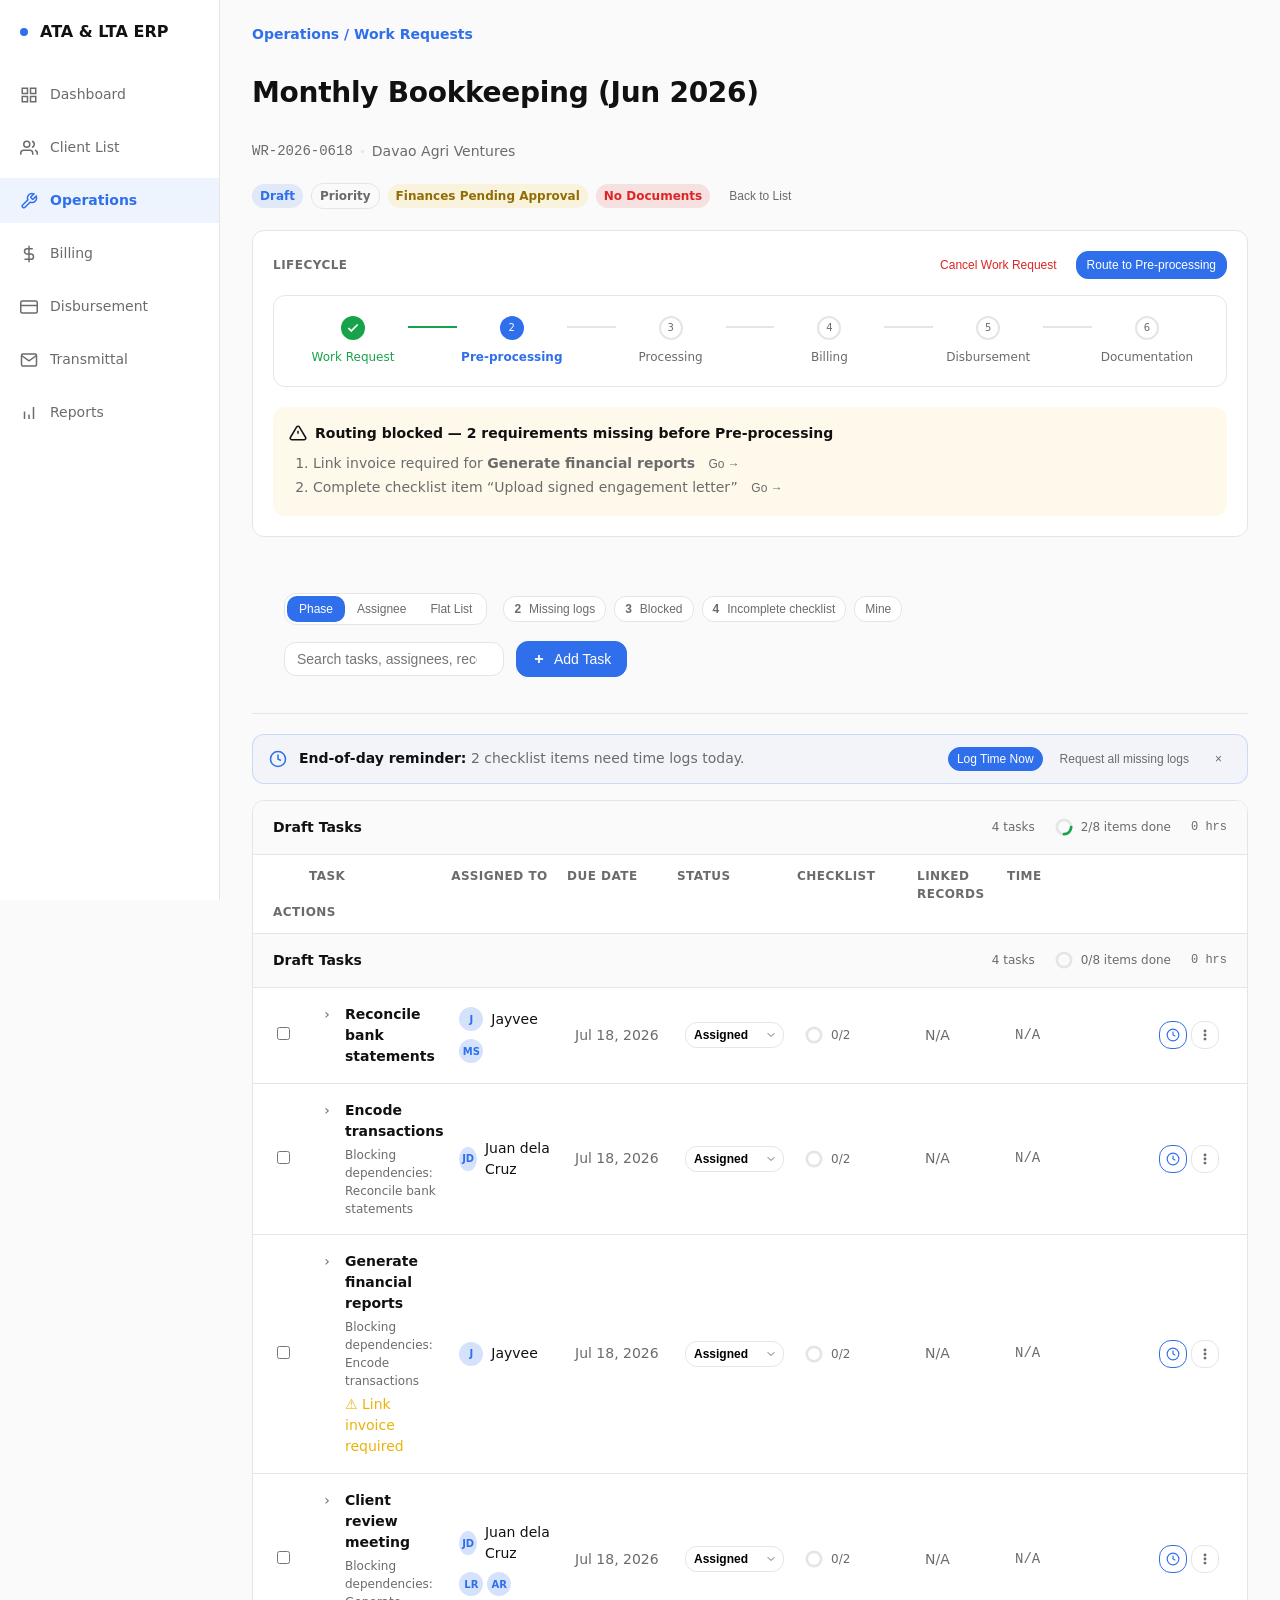
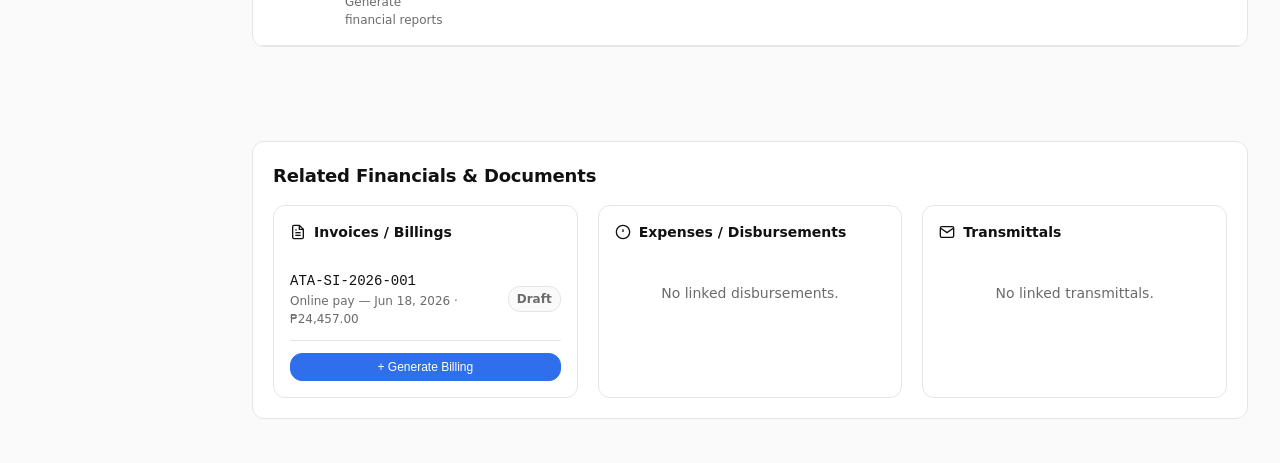
<file: ERP_Work-Request_Redesign/index.html>
<!doctype html>
<html lang="en">
<head>
<meta charset="utf-8">
<meta name="viewport" content="width=device-width, initial-scale=1">
<title>ATA &amp; LTA ERP — Work Request Workflow</title>
<style>
/* ─── Neutral Modern tokens ─────────────────────────────────────── */
:root {
  --bg: #fafafa;
  --surface: #ffffff;
  --surface-warm: var(--surface);
  --fg: #111111;
  --fg-2: var(--fg);
  --muted: #6b6b6b;
  --meta: var(--muted);
  --border: #e5e5e5;
  --border-soft: var(--border);
  --accent: #2f6feb;
  --accent-on: #ffffff;
  --accent-hover: color-mix(in oklab, var(--accent), black 8%);
  --accent-active: color-mix(in oklab, var(--accent), black 14%);
  --success: #17a34a;
  --warn: #eab308;
  --danger: #dc2626;
  --font-display: "Inter", -apple-system, system-ui, sans-serif;
  --font-body: "Inter", -apple-system, system-ui, sans-serif;
  --font-mono: ui-monospace, "JetBrains Mono", monospace;
  --text-xs: 12px;
  --text-sm: 14px;
  --text-base: 16px;
  --text-lg: 18px;
  --text-xl: 22px;
  --text-2xl: 28px;
  --text-3xl: 36px;
  --leading-body: 1.5;
  --leading-tight: 1.2;
  --tracking-display: -0.01em;
  --space-1: 4px;
  --space-2: 8px;
  --space-3: 12px;
  --space-4: 16px;
  --space-5: 20px;
  --space-6: 24px;
  --space-8: 32px;
  --space-12: 48px;
  --radius-sm: 12px;
  --radius-md: 12px;
  --radius-lg: 12px;
  --radius-pill: 9999px;
  --elev-ring: 0 0 0 1px var(--border);
  --elev-raised: 0 2px 8px color-mix(in oklab, var(--fg), transparent 92%);
  --focus-ring: 0 0 0 3px color-mix(in oklab, var(--accent), transparent 70%);
  --motion-fast: 150ms;
  --motion-base: 200ms;
  --ease-standard: cubic-bezier(0.2, 0, 0, 1);
}

* { box-sizing: border-box; }
html, body { height: 100%; }
body {
  margin: 0;
  font-family: var(--font-body);
  font-size: var(--text-sm);
  color: var(--fg);
  background: var(--bg);
  line-height: var(--leading-body);
}

/* ─── Layout ──────────────────────────────────────────────────── */
.app { display: flex; min-height: 100vh; }
.sidebar {
  width: 220px;
  background: var(--surface);
  border-right: 1px solid var(--border);
  padding: var(--space-5) 0;
  display: flex; flex-direction: column; gap: var(--space-2);
  position: fixed; left: 0; top: 0; bottom: 0; z-index: 30;
}
.brand {
  display: flex; align-items: center; gap: var(--space-3);
  padding: 0 var(--space-5) var(--space-5);
  font-weight: 700; font-size: var(--text-base);
}
.brand-dot { width: 8px; height: 8px; border-radius: 50%; background: var(--accent); }
.nav-link {
  display: flex; align-items: center; gap: var(--space-3);
  padding: var(--space-3) var(--space-5);
  color: var(--muted); text-decoration: none;
  transition: color var(--motion-fast) var(--ease-standard), background var(--motion-fast) var(--ease-standard);
}
.nav-link:hover { color: var(--fg); background: color-mix(in oklab, var(--fg), transparent 96%); }
.nav-link.active { color: var(--accent); background: color-mix(in oklab, var(--accent), transparent 92%); font-weight: 600; }
.nav-link svg { flex-shrink: 0; }

.main { flex: 1; margin-left: 220px; min-width: 0; }
.container { max-width: 1280px; margin: 0 auto; padding: var(--space-6) var(--space-8); }
@media (max-width: 1024px) {
  .sidebar { width: 64px; padding: var(--space-4) 0; }
  .brand { justify-content: center; padding: 0 0 var(--space-4); }
  .brand span, .nav-link span { display: none; }
  .nav-link { justify-content: center; padding: var(--space-3); }
  .main { margin-left: 64px; }
  .container { padding: var(--space-5) var(--space-5); }
}
@media (max-width: 640px) {
  .sidebar { display: none; }
  .main { margin-left: 0; }
  .container { padding: var(--space-4); }
}

/* ─── Top header ──────────────────────────────────────────────── */
.topbar {
  display: flex; align-items: center; justify-content: space-between; gap: var(--space-4);
  margin-bottom: var(--space-5);
  flex-wrap: wrap;
}
.breadcrumb { display: flex; align-items: baseline; gap: var(--space-3); }
.breadcrumb .parent { color: var(--accent); font-weight: 600; font-size: var(--text-xl); }
.breadcrumb .sep { color: var(--border); font-size: var(--text-xl); }
.breadcrumb .title { font-size: var(--text-xl); font-weight: 700; letter-spacing: var(--tracking-display); }

.user { display: flex; align-items: center; gap: var(--space-3); color: var(--muted); }
.avatar {
  width: 32px; height: 32px; border-radius: 50%;
  background: color-mix(in oklab, var(--accent), transparent 80%);
  color: var(--accent); display: grid; place-items: center; font-weight: 700; font-size: var(--text-xs);
}

/* ─── Buttons ─────────────────────────────────────────────────── */
.btn {
  display: inline-flex; align-items: center; justify-content: center; gap: var(--space-2);
  border: 1px solid transparent; border-radius: var(--radius-sm);
  padding: 9px 15px; font-size: var(--text-sm); font-weight: 500;
  background: transparent; color: var(--fg); cursor: pointer;
  transition: background var(--motion-fast) var(--ease-standard), border-color var(--motion-fast) var(--ease-standard), color var(--motion-fast) var(--ease-standard);
}
.btn:focus-visible { box-shadow: var(--focus-ring); outline: none; }
.btn-primary { background: var(--accent); color: var(--accent-on); border-color: var(--accent); }
.btn-primary:hover { background: var(--accent-hover); border-color: var(--accent-hover); }
.btn-primary:active { background: var(--accent-active); border-color: var(--accent-active); }
.btn-secondary { background: var(--surface); border-color: var(--border); color: var(--fg); }
.btn-secondary:hover { background: var(--bg); border-color: var(--border); }
.btn-ghost { color: var(--muted); border-color: transparent; }
.btn-ghost:hover { color: var(--fg); background: color-mix(in oklab, var(--fg), transparent 96%); }
.btn-danger { color: var(--danger); border-color: transparent; }
.btn-danger:hover { background: color-mix(in oklab, var(--danger), transparent 92%); }
.btn-sm { padding: 6px 10px; font-size: var(--text-xs); }
.btn-xs { padding: 4px 8px; font-size: var(--text-xs); gap: var(--space-1); }

.toolbar-actions { display: flex; gap: var(--space-2); flex-wrap: wrap; }

/* ─── Cards / panels ──────────────────────────────────────────── */
.card {
  background: var(--surface); border: 1px solid var(--border); border-radius: var(--radius-md);
  padding: var(--space-5); margin-bottom: var(--space-5);
}
.card-compact { padding: var(--space-4); }
.card-header {
  display: flex; align-items: center; justify-content: space-between; gap: var(--space-4);
  margin-bottom: var(--space-4);
}
.card-title { font-size: var(--text-lg); font-weight: 600; letter-spacing: var(--tracking-display); }

/* ─── Identity header ─────────────────────────────────────────── */
.identity-bar {
  display: flex; align-items: flex-start; justify-content: space-between; gap: var(--space-5);
  margin-bottom: var(--space-5); flex-wrap: wrap;
}
.identity-main { display: flex; flex-direction: column; gap: var(--space-2); }
.identity-parent { color: var(--accent); font-weight: 600; font-size: var(--text-sm); }
.identity-title { font-size: var(--text-2xl); font-weight: 700; letter-spacing: var(--tracking-display); }
.identity-sub { color: var(--muted); font-size: var(--text-sm); display: flex; align-items: center; gap: var(--space-2); flex-wrap: wrap; }
.identity-sub .dot { width: 3px; height: 3px; border-radius: 50%; background: var(--border); }
.identity-badges { display: flex; gap: var(--space-2); flex-wrap: wrap; align-items: center; }

.badge {
  display: inline-flex; align-items: center; gap: var(--space-1);
  padding: 3px 8px; border-radius: var(--radius-sm); font-size: var(--text-xs); font-weight: 600;
}
.badge-info { background: color-mix(in oklab, var(--accent), transparent 88%); color: var(--accent); }
.badge-warn { background: color-mix(in oklab, var(--warn), transparent 88%); color: color-mix(in oklab, var(--warn), black 30%); }
.badge-success { background: color-mix(in oklab, var(--success), transparent 88%); color: var(--success); }
.badge-danger { background: color-mix(in oklab, var(--danger), transparent 88%); color: var(--danger); }
.badge-muted { background: var(--bg); color: var(--muted); border: 1px solid var(--border); }
.badge-dot { width: 6px; height: 6px; border-radius: 50%; background: currentColor; }

/* ─── Lifecycle card ────────────────────────────────────────────── */
.lifecycle-card {
  background: var(--surface); border: 1px solid var(--border); border-radius: var(--radius-md);
  padding: var(--space-5); margin-bottom: var(--space-5);
}
.lifecycle-header {
  display: flex; align-items: center; justify-content: space-between; gap: var(--space-4);
  margin-bottom: var(--space-4); flex-wrap: wrap;
}
.lifecycle-label { font-size: var(--text-xs); text-transform: uppercase; letter-spacing: 0.04em; color: var(--muted); font-weight: 600; }
.lifecycle-actions { display: flex; gap: var(--space-2); }
.stage-tracker {
  display: flex; align-items: center; justify-content: space-between;
  overflow-x: auto; padding-bottom: var(--space-3); margin-bottom: var(--space-4);
}
.stage-tracker.stacked { display: block; padding-bottom: 0; margin-bottom: 0; }
.stage {
  display: flex; flex-direction: column; align-items: center; gap: var(--space-2);
  min-width: 110px; position: relative; text-align: center;
}
.stage-dot {
  width: 24px; height: 24px; border-radius: 50%;
  border: 2px solid var(--border); background: var(--surface);
  display: grid; place-items: center; font-size: 10px; color: var(--muted);
}
.stage.active .stage-dot { border-color: var(--accent); background: var(--accent); color: var(--accent-on); }
.stage.completed .stage-dot { border-color: var(--success); background: var(--success); color: #fff; }
.stage-label { font-size: var(--text-xs); color: var(--muted); white-space: nowrap; }
.stage.active .stage-label { color: var(--accent); font-weight: 600; }
.stage.completed .stage-label { color: var(--success); }
.stage-connector {
  flex: 1; height: 2px; background: var(--border); min-width: 24px; margin-top: -28px;
}
.stage-connector.completed { background: var(--success); }

.routing-block {
  border-top: 1px solid color-mix(in oklab, var(--warn), transparent 75%);
  padding-top: var(--space-4); display: flex; align-items: flex-start; justify-content: space-between; gap: var(--space-4); flex-wrap: wrap;
}
.routing-block.blocked { background: color-mix(in oklab, var(--warn), transparent 92%); border-radius: var(--radius-sm); padding: var(--space-4); border-top: none; }
.routing-title { display: flex; align-items: center; gap: var(--space-2); font-weight: 600; font-size: var(--text-sm); }
.routing-list { margin: var(--space-2) 0 0; padding-left: var(--space-6); color: var(--muted); font-size: var(--text-sm); }

/* ─── Anchored toolbar ─────────────────────────────────────────── */
.toolbar-anchor {
  position: sticky; top: 0; z-index: 25;
  background: var(--bg); border-bottom: 1px solid var(--border);
  padding: var(--space-3) 0; margin-bottom: var(--space-5);
}
.controls {
  display: flex; align-items: center; justify-content: space-between; gap: var(--space-4); flex-wrap: wrap;
}
.controls-left { display: flex; align-items: center; gap: var(--space-4); flex-wrap: wrap; }
.segmented {
  display: inline-flex; background: var(--surface); border: 1px solid var(--border); border-radius: var(--radius-sm); padding: 2px;
}
.segmented button {
  border: none; background: transparent; padding: 6px 12px; font-size: var(--text-xs); font-weight: 500; color: var(--muted);
  border-radius: calc(var(--radius-sm) - 2px); cursor: pointer;
}
.segmented button.active { background: var(--accent); color: var(--accent-on); }

.filter-chips { display: flex; gap: var(--space-2); flex-wrap: wrap; }
.chip {
  display: inline-flex; align-items: center; gap: var(--space-2);
  padding: 5px 10px; border: 1px solid var(--border); border-radius: var(--radius-sm);
  background: var(--surface); color: var(--muted); font-size: var(--text-xs); font-weight: 500; cursor: pointer;
  transition: background var(--motion-fast) var(--ease-standard), border-color var(--motion-fast) var(--ease-standard), color var(--motion-fast) var(--ease-standard);
}
.chip:hover { border-color: var(--accent); color: var(--accent); }
.chip.active { background: color-mix(in oklab, var(--accent), transparent 88%); border-color: var(--accent); color: var(--accent); }
.chip .count { font-weight: 700; }

.search-input {
  padding: 8px 12px; border: 1px solid var(--border); border-radius: var(--radius-sm);
  font-size: var(--text-sm); min-width: 220px;
}
.search-input:focus-visible { outline: none; border-color: var(--accent); box-shadow: var(--focus-ring); }

/* ─── Inline notice ─────────────────────────────────────────────── */
.notice {
  display: flex; align-items: center; justify-content: space-between; gap: var(--space-4);
  padding: var(--space-3) var(--space-4); border-radius: var(--radius-sm); margin-bottom: var(--space-4);
  flex-wrap: wrap; border: 1px solid var(--border); background: var(--surface);
}
.notice-text { display: flex; align-items: center; gap: var(--space-3); }
.notice-title { font-weight: 600; font-size: var(--text-sm); }
.notice-desc { color: var(--muted); font-size: var(--text-sm); }
.notice-info { border-color: color-mix(in oklab, var(--accent), transparent 80%); background: color-mix(in oklab, var(--accent), transparent 96%); }
.notice-warn { border-color: color-mix(in oklab, var(--warn), transparent 75%); background: color-mix(in oklab, var(--warn), transparent 93%); }

/* ─── Stage tracker ─────────────────────────────────────────────── */
.stage-tracker {
  display: flex; align-items: center; justify-content: space-between;
  padding: var(--space-5) var(--space-6); margin-bottom: var(--space-5);
  background: var(--surface); border: 1px solid var(--border); border-radius: var(--radius-md);
  overflow-x: auto;
}
.stage {
  display: flex; flex-direction: column; align-items: center; gap: var(--space-2);
  min-width: 110px; position: relative; text-align: center;
}
.stage-dot {
  width: 24px; height: 24px; border-radius: 50%;
  border: 2px solid var(--border); background: var(--surface);
  display: grid; place-items: center; font-size: 10px; color: var(--muted);
}
.stage.active .stage-dot { border-color: var(--accent); background: var(--accent); color: var(--accent-on); }
.stage.completed .stage-dot { border-color: var(--success); background: var(--success); color: #fff; }
.stage-label { font-size: var(--text-xs); color: var(--muted); white-space: nowrap; }
.stage.active .stage-label { color: var(--accent); font-weight: 600; }
.stage.completed .stage-label { color: var(--success); }
.stage-connector {
  flex: 1; height: 2px; background: var(--border); min-width: 24px; margin-top: -28px;
}
.stage-connector.completed { background: var(--success); }


/* ─── Task list table ─────────────────────────────────────────── */
.task-list { border: 1px solid var(--border); border-radius: var(--radius-md); background: var(--surface); overflow: hidden; }
.group-header {
  display: flex; align-items: center; justify-content: space-between; gap: var(--space-4);
  padding: var(--space-4) var(--space-5); background: var(--bg); border-bottom: 1px solid var(--border);
}
.group-title { font-weight: 700; font-size: var(--text-sm); display: flex; align-items: center; gap: var(--space-2); }
.group-meta { display: flex; align-items: center; gap: var(--space-5); color: var(--muted); font-size: var(--text-xs); }
.progress-ring { width: 18px; height: 18px; }

.table-header {
  display: grid; grid-template-columns: 36px 1.6fr 1.3fr 110px 120px 120px 90px 110px 110px;
  padding: var(--space-3) var(--space-5); color: var(--muted); font-size: var(--text-xs); font-weight: 600;
  text-transform: uppercase; letter-spacing: 0.04em; border-bottom: 1px solid var(--border);
}
@media (max-width: 1100px) { .table-header { display: none; } }

.task-row {
  display: grid; grid-template-columns: 36px 1.6fr 1.3fr 110px 120px 120px 90px 110px 110px;
  align-items: center; padding: var(--space-4) var(--space-5); border-bottom: 1px solid var(--border);
  cursor: pointer; transition: background var(--motion-fast) var(--ease-standard);
}
.task-row:hover { background: color-mix(in oklab, var(--accent), transparent 97%); }
.task-row.expanded { background: color-mix(in oklab, var(--accent), transparent 95%); border-bottom: none; }
.task-row.selected { background: color-mix(in oklab, var(--accent), transparent 92%); }
@media (max-width: 1100px) {
  .task-row { grid-template-columns: 36px 1fr; gap: var(--space-3) 0; padding: var(--space-4); }
  .task-row .cell { min-width: 0; }
}

.cell { padding: 0 var(--space-2); min-width: 0; }
.cell:first-child { padding-left: 0; }
.cell-title { display: flex; align-items: flex-start; gap: var(--space-2); }
.caret {
  width: 20px; height: 20px; display: grid; place-items: center;
  color: var(--muted); transition: transform var(--motion-fast) var(--ease-standard); flex-shrink: 0;
}
.expanded .caret { transform: rotate(90deg); }
.title-stack { display: flex; flex-direction: column; gap: var(--space-1); }
.title-main { font-weight: 600; }
.title-main.done { text-decoration: line-through; color: var(--muted); }
.title-sub { color: var(--muted); font-size: var(--text-xs); }

.assignee-cell { display: flex; flex-direction: column; gap: var(--space-2); }
.assignee-main {
  display: flex; align-items: center; gap: var(--space-2);
}
.avatar-sm { width: 24px; height: 24px; border-radius: 50%; font-size: 10px; }
.assignee-name { font-weight: 500; }
.coassignees { display: flex; gap: var(--space-1); }
.coassignee-chip {
  display: inline-flex; align-items: center; gap: var(--space-1);
  padding: 2px 6px; background: var(--bg); border: 1px solid var(--border); border-radius: var(--radius-pill);
  font-size: var(--text-xs); color: var(--muted);
}

.status-select {
  appearance: none; border: 1px solid var(--border); border-radius: var(--radius-sm);
  padding: 5px 22px 5px 8px; font-size: var(--text-xs); font-weight: 600; background: var(--surface);
  background-image: url("data:image/svg+xml,%3Csvg xmlns='http://www.w3.org/2000/svg' width='12' height='12' viewBox='0 0 24 24' fill='none' stroke='%236b6b6b' stroke-width='2' stroke-linecap='round' stroke-linejoin='round'%3E%3Cpolyline points='6 9 12 15 18 9'%3E%3C/polyline%3E%3C/svg%3E");
  background-repeat: no-repeat; background-position: right 6px center;
  cursor: pointer; max-width: 110px;
}
.status-select:focus-visible { outline: none; border-color: var(--accent); box-shadow: var(--focus-ring); }
.status-select option { font-weight: 500; }

.checklist-cell { display: flex; align-items: center; gap: var(--space-2); }
.progress-text { font-size: var(--text-xs); color: var(--muted); }

.time-cell { font-variant-numeric: tabular-nums; font-size: var(--text-sm); color: var(--muted); }

.actions-cell { display: flex; gap: var(--space-1); justify-content: flex-end; align-items: center; }
.action-icon {
  width: 28px; height: 28px; display: grid; place-items: center;
  border: 1px solid var(--border); border-radius: var(--radius-sm); background: var(--surface);
  color: var(--muted); cursor: pointer; transition: color var(--motion-fast) var(--ease-standard), border-color var(--motion-fast) var(--ease-standard), background var(--motion-fast) var(--ease-standard);
}
.action-icon:hover { color: var(--accent); border-color: var(--accent); background: color-mix(in oklab, var(--accent), transparent 96%); }
.action-icon.primary { color: var(--accent); border-color: var(--accent); }
.action-icon.primary:hover { background: color-mix(in oklab, var(--accent), transparent 90%); }
.action-menu {
  position: relative; display: inline-block;
}
.action-menu-list {
  position: absolute; right: 0; top: calc(100% + 4px); z-index: 40;
  min-width: 160px; background: var(--surface); border: 1px solid var(--border); border-radius: var(--radius-md);
  box-shadow: var(--elev-raised); padding: var(--space-2) 0;
  opacity: 0; pointer-events: none; transform: translateY(-4px);
  transition: opacity var(--motion-fast) var(--ease-standard), transform var(--motion-fast) var(--ease-standard);
}
.action-menu-list.open { opacity: 1; pointer-events: auto; transform: translateY(0); }
.action-menu-item {
  display: flex; align-items: center; gap: var(--space-3);
  width: 100%; padding: var(--space-3) var(--space-4);
  background: transparent; border: none; color: var(--fg); font-size: var(--text-sm); text-align: left; cursor: pointer;
}
.action-menu-item:hover { background: var(--bg); color: var(--accent); }
.action-menu-item.danger:hover { color: var(--danger); background: color-mix(in oklab, var(--danger), transparent 95%); }
.action-btn {
  display: inline-flex; align-items: center; gap: var(--space-1);
  padding: 5px 8px; border: 1px solid var(--border); border-radius: var(--radius-sm);
  background: var(--surface); color: var(--muted); font-size: var(--text-xs); cursor: pointer;
}
.action-btn:hover { color: var(--accent); border-color: var(--accent); }
.detail-header-actions { display: flex; gap: var(--space-2); margin-bottom: var(--space-4); }

/* ─── Task detail accordion ────────────────────────────────────── */
.detail-panel {
  background: var(--bg); border-bottom: 1px solid var(--border);
  display: grid; grid-template-columns: 1fr 1fr; gap: var(--space-6);
  padding: 0 var(--space-5) var(--space-5);
  max-height: 0; overflow: hidden; opacity: 0;
  transition: max-height var(--motion-base) var(--ease-standard), opacity var(--motion-base) var(--ease-standard), padding var(--motion-base) var(--ease-standard);
}
.task-row.expanded + .detail-panel {
  max-height: 900px; opacity: 1; padding: var(--space-5); border-bottom: 1px solid var(--border);
}
@media (max-width: 1100px) { .detail-panel { grid-template-columns: 1fr; } }

.detail-section-title { font-size: var(--text-xs); text-transform: uppercase; letter-spacing: 0.04em; color: var(--muted); margin-bottom: var(--space-3); }

.checklist-item {
  display: grid; grid-template-columns: 28px 1fr auto auto auto; align-items: center; gap: var(--space-3);
  padding: var(--space-3) 0; border-bottom: 1px solid var(--border);
}
.checklist-item:last-child { border-bottom: none; }
.checklist-item.locked { opacity: .55; }
.checklist-item input[type="checkbox"] { width: 16px; height: 16px; accent-color: var(--accent); }
.checklist-text { display: flex; flex-direction: column; gap: var(--space-1); }
.lock-hint { font-size: var(--text-xs); color: var(--warn); display: flex; align-items: center; gap: var(--space-1); }
.hours-pill { padding: 2px 7px; border-radius: var(--radius-pill); background: color-mix(in oklab, var(--accent), transparent 88%); color: var(--accent); font-size: var(--text-xs); font-weight: 600; }

.add-checklist {
  display: flex; gap: var(--space-2); margin-top: var(--space-4);
}
.add-checklist input {
  flex: 1; padding: 8px 10px; border: 1px solid var(--border); border-radius: var(--radius-sm); font-size: var(--text-sm);
}
.add-checklist input:focus-visible { outline: none; border-color: var(--accent); box-shadow: var(--focus-ring); }

/* ─── Detail right pane ───────────────────────────────────────── */
.detail-pane { display: flex; flex-direction: column; gap: var(--space-5); }
.detail-block { border: 1px solid var(--border); border-radius: var(--radius-md); padding: var(--space-4); background: var(--surface); }
.empty-state { color: var(--muted); font-size: var(--text-sm); text-align: center; padding: var(--space-6) 0; }

.history-item {
  display: flex; justify-content: space-between; gap: var(--space-3);
  padding: var(--space-3) 0; border-bottom: 1px solid var(--border); font-size: var(--text-sm);
}
.history-item:last-child { border-bottom: none; }
.history-meta { color: var(--muted); font-size: var(--text-xs); }

.dep-list { display: flex; flex-direction: column; gap: var(--space-3); }
.dep-item {
  display: flex; align-items: center; gap: var(--space-3);
  padding: var(--space-3); background: var(--surface); border: 1px solid var(--border); border-radius: var(--radius-sm);
  font-size: var(--text-sm);
}
.dep-arrow { color: var(--muted); }

/* ─── Bulk action bar ─────────────────────────────────────────── */
.bulk-bar {
  position: sticky; bottom: var(--space-5); left: 0; right: 0; z-index: 20;
  display: flex; align-items: center; justify-content: space-between; gap: var(--space-4);
  padding: var(--space-4) var(--space-5); margin: 0 var(--space-5) var(--space-5);
  background: var(--surface); border: 1px solid var(--border); border-radius: var(--radius-md);
  box-shadow: var(--elev-raised);
  transform: translateY(calc(100% + 40px)); opacity: 0;
  transition: transform var(--motion-base) var(--ease-standard), opacity var(--motion-base) var(--ease-standard);
}
.bulk-bar.show { transform: translateY(0); opacity: 1; }
.bulk-title { font-weight: 600; }
.bulk-actions { display: flex; gap: var(--space-2); flex-wrap: wrap; }

/* ─── Related financials ──────────────────────────────────────── */
.financials-grid {
  display: grid; grid-template-columns: repeat(3, 1fr); gap: var(--space-5);
}
@media (max-width: 900px) { .financials-grid { grid-template-columns: 1fr; } }
.financial-card { border: 1px solid var(--border); border-radius: var(--radius-md); padding: var(--space-4); background: var(--surface); }
.financial-card h4 { margin: 0 0 var(--space-4); font-size: var(--text-sm); font-weight: 600; display: flex; align-items: center; gap: var(--space-2); }
.financial-row { display: flex; justify-content: space-between; align-items: center; padding: var(--space-3) 0; border-bottom: 1px solid var(--border); font-size: var(--text-sm); }
.financial-row:last-child { border-bottom: none; }

/* ─── Modals ──────────────────────────────────────────────────── */
.modal-overlay {
  position: fixed; inset: 0; z-index: 50;
  background: color-mix(in oklab, var(--fg), transparent 60%);
  display: grid; place-items: center; padding: var(--space-5);
  opacity: 0; pointer-events: none; transition: opacity var(--motion-base) var(--ease-standard);
}
.modal-overlay.open { opacity: 1; pointer-events: auto; }
.modal {
  background: var(--surface); border-radius: var(--radius-md); width: 100%; max-width: 560px;
  max-height: calc(100vh - var(--space-12)); overflow-y: auto;
  box-shadow: var(--elev-raised); transform: translateY(8px); opacity: 0;
  transition: transform var(--motion-base) var(--ease-standard), opacity var(--motion-base) var(--ease-standard);
}
.modal-overlay.open .modal { transform: translateY(0); opacity: 1; }
.modal-header { display: flex; justify-content: space-between; align-items: center; padding: var(--space-5); border-bottom: 1px solid var(--border); }
.modal-title { font-size: var(--text-lg); font-weight: 600; }
.modal-close { width: 32px; height: 32px; display: grid; place-items: center; border: none; background: transparent; color: var(--muted); cursor: pointer; border-radius: var(--radius-sm); }
.modal-close:hover { background: var(--bg); color: var(--fg); }
.modal-body { padding: var(--space-5); display: flex; flex-direction: column; gap: var(--space-4); }
.modal-footer { display: flex; justify-content: flex-end; gap: var(--space-3); padding: var(--space-4) var(--space-5); border-top: 1px solid var(--border); }

.field { display: flex; flex-direction: column; gap: var(--space-1); }
.field label { font-size: var(--text-xs); font-weight: 600; color: var(--muted); }
.field input, .field select, .field textarea {
  padding: 9px 12px; border: 1px solid var(--border); border-radius: var(--radius-sm); font-size: var(--text-sm); background: var(--surface);
}
.field input:focus-visible, .field select:focus-visible, .field textarea:focus-visible { outline: none; border-color: var(--accent); box-shadow: var(--focus-ring); }
.field-row { display: grid; grid-template-columns: 1fr 1fr; gap: var(--space-4); }
@media (max-width: 480px) { .field-row { grid-template-columns: 1fr; } }

.toast {
  position: fixed; top: var(--space-5); right: var(--space-5); z-index: 60;
  background: var(--fg); color: var(--surface); padding: var(--space-4) var(--space-5);
  border-radius: var(--radius-md); box-shadow: var(--elev-raised);
  transform: translateX(calc(100% + 40px)); opacity: 0;
  transition: transform var(--motion-base) var(--ease-standard), opacity var(--motion-base) var(--ease-standard);
}
.toast.show { transform: translateX(0); opacity: 1; }

/* ─── Utility ───────────────────────────────────────────────────── */
.text-muted { color: var(--muted); }
.text-sm { font-size: var(--text-sm); }
.text-xs { font-size: var(--text-xs); }
.font-mono { font-family: var(--font-mono); }
.hidden { display: none !important; }
</style>
</head>
<body>
<div class="app">
  <nav class="sidebar" aria-label="Main navigation">
    <div class="brand"><span class="brand-dot"></span><span>ATA &amp; LTA ERP</span></div>
    <a href="#" class="nav-link"><svg width="18" height="18" viewBox="0 0 24 24" fill="none" stroke="currentColor" stroke-width="2"><rect x="3" y="3" width="7" height="7"/><rect x="14" y="3" width="7" height="7"/><rect x="14" y="14" width="7" height="7"/><rect x="3" y="14" width="7" height="7"/></svg><span>Dashboard</span></a>
    <a href="#" class="nav-link"><svg width="18" height="18" viewBox="0 0 24 24" fill="none" stroke="currentColor" stroke-width="2"><path d="M17 21v-2a4 4 0 0 0-4-4H5a4 4 0 0 0-4 4v2"/><circle cx="9" cy="7" r="4"/><path d="M23 21v-2a4 4 0 0 0-3-3.87"/><path d="M16 3.13a4 4 0 0 1 0 7.75"/></svg><span>Client List</span></a>
    <a href="#" class="nav-link active"><svg width="18" height="18" viewBox="0 0 24 24" fill="none" stroke="currentColor" stroke-width="2"><path d="M14.7 6.3a1 1 0 0 0 0 1.4l1.6 1.6a1 1 0 0 0 1.4 0l3.77-3.77a6 6 0 0 1-7.94 7.94l-6.91 6.91a2.12 2.12 0 0 1-3-3l6.91-6.91a6 6 0 0 1 7.94-7.94l-3.76 3.76z"/></svg><span>Operations</span></a>
    <a href="#" class="nav-link"><svg width="18" height="18" viewBox="0 0 24 24" fill="none" stroke="currentColor" stroke-width="2"><line x1="12" y1="1" x2="12" y2="23"/><path d="M17 5H9.5a3.5 3.5 0 0 0 0 7h5a3.5 3.5 0 0 1 0 7H6"/></svg><span>Billing</span></a>
    <a href="#" class="nav-link"><svg width="18" height="18" viewBox="0 0 24 24" fill="none" stroke="currentColor" stroke-width="2"><rect x="1" y="4" width="22" height="16" rx="2"/><line x1="1" y1="10" x2="23" y2="10"/></svg><span>Disbursement</span></a>
    <a href="#" class="nav-link"><svg width="18" height="18" viewBox="0 0 24 24" fill="none" stroke="currentColor" stroke-width="2"><path d="M4 4h16c1.1 0 2 .9 2 2v12c0 1.1-.9 2-2 2H4c-1.1 0-2-.9-2-2V6c0-1.1.9-2 2-2z"/><polyline points="22,6 12,13 2,6"/></svg><span>Transmittal</span></a>
    <a href="#" class="nav-link"><svg width="18" height="18" viewBox="0 0 24 24" fill="none" stroke="currentColor" stroke-width="2"><path d="M12 20v-6M6 20V10M18 20V4"/></svg><span>Reports</span></a>
  </nav>

  <main class="main">
    <div class="container">
      <div class="identity-bar">
        <div class="identity-main">
          <div class="identity-parent">Operations / Work Requests</div>
          <h1 class="identity-title">Monthly Bookkeeping (Jun 2026)</h1>
          <div class="identity-sub">
            <span class="font-mono">WR-2026-0618</span>
            <span class="dot"></span>
            <span>Davao Agri Ventures</span>
          </div>
        </div>
        <div class="identity-badges">
          <span class="badge badge-info">Draft</span>
          <span class="badge badge-muted">Priority</span>
          <span class="badge badge-warn">Finances Pending Approval</span>
          <span class="badge badge-danger">No Documents</span>
          <button class="btn btn-ghost btn-sm">Back to List</button>
        </div>
      </div>

      <div class="lifecycle-card">
        <div class="lifecycle-header">
          <div class="lifecycle-label">Lifecycle</div>
          <div class="lifecycle-actions">
            <button class="btn btn-danger btn-sm">Cancel Work Request</button>
            <button class="btn btn-primary btn-sm" disabled>Route to Pre-processing</button>
          </div>
        </div>
        <div class="stage-tracker" aria-label="Work request stage">
          <div class="stage completed"><div class="stage-dot"><svg width="14" height="14" viewBox="0 0 24 24" fill="none" stroke="currentColor" stroke-width="3"><polyline points="20 6 9 17 4 12"/></svg></div><span class="stage-label">Work Request</span></div>
          <div class="stage-connector completed"></div>
          <div class="stage active"><div class="stage-dot">2</div><span class="stage-label">Pre-processing</span></div>
          <div class="stage-connector"></div>
          <div class="stage"><div class="stage-dot">3</div><span class="stage-label">Processing</span></div>
          <div class="stage-connector"></div>
          <div class="stage"><div class="stage-dot">4</div><span class="stage-label">Billing</span></div>
          <div class="stage-connector"></div>
          <div class="stage"><div class="stage-dot">5</div><span class="stage-label">Disbursement</span></div>
          <div class="stage-connector"></div>
          <div class="stage"><div class="stage-dot">6</div><span class="stage-label">Documentation</span></div>
        </div>
        <div class="routing-block blocked" id="routingPanel">
          <div>
            <div class="routing-title"><svg width="18" height="18" viewBox="0 0 24 24" fill="none" stroke="currentColor" stroke-width="2"><path d="M10.29 3.86 1.82 18a2 2 0 0 0 1.71 3h16.94a2 2 0 0 0 1.71-3L13.71 3.86a2 2 0 0 0-3.42 0z"/><line x1="12" y1="9" x2="12" y2="13"/><line x1="12" y1="17" x2="12.01" y2="17"/></svg> Routing blocked — 2 requirements missing before Pre-processing</div>
            <ol class="routing-list">
              <li>Link invoice required for <strong>Generate financial reports</strong> <button class="btn btn-xs btn-ghost" data-go="billing">Go →</button></li>
              <li>Complete checklist item “Upload signed engagement letter” <button class="btn btn-xs btn-ghost" data-go="task">Go →</button></li>
            </ol>
          </div>
        </div>
      </div>

      <div class="toolbar-anchor">
        <div class="container controls">
          <div class="controls-left">
            <div class="segmented" role="tablist" aria-label="Group by">
              <button class="active" data-group="phase">Phase</button>
              <button data-group="assignee">Assignee</button>
              <button data-group="flat">Flat List</button>
            </div>
            <div class="filter-chips" id="filterChips">
              <button class="chip" data-filter="missing"><span class="count">2</span> Missing logs</button>
              <button class="chip" data-filter="blocked"><span class="count">3</span> Blocked</button>
              <button class="chip" data-filter="incomplete"><span class="count">4</span> Incomplete checklist</button>
              <button class="chip" data-filter="mine">Mine</button>
            </div>
          </div>
          <div style="display:flex;gap:var(--space-3);align-items:center;flex-wrap:wrap;">
            <input type="search" class="search-input" placeholder="Search tasks, assignees, records…" id="taskSearch">
            <button class="btn btn-primary" data-action="add-task"><svg width="14" height="14" viewBox="0 0 24 24" fill="none" stroke="currentColor" stroke-width="3"><line x1="12" y1="5" x2="12" y2="19"/><line x1="5" y1="12" x2="19" y2="12"/></svg> Add Task</button>
          </div>
        </div>
      </div>

      <div class="notice notice-info" id="eodBanner">
        <div class="notice-text">
          <svg width="18" height="18" viewBox="0 0 24 24" fill="none" stroke="var(--accent)" stroke-width="2"><circle cx="12" cy="12" r="10"/><polyline points="12 6 12 12 16 14"/></svg>
          <div>
            <span class="notice-title">End-of-day reminder:</span>
            <span class="notice-desc">2 checklist items need time logs today.</span>
          </div>
        </div>
        <div class="toolbar-actions">
          <button class="btn btn-primary btn-xs" data-action="log-time" data-scope="eod">Log Time Now</button>
          <button class="btn btn-ghost btn-xs" data-action="request-missing">Request all missing logs</button>
          <button class="btn btn-ghost btn-xs" data-action="dismiss-eod" aria-label="Dismiss">×</button>
        </div>
      </div>

      <div class="task-list" id="taskList">
        <div class="group-header" id="groupHeader">
          <div class="group-title">Draft Tasks</div>
          <div class="group-meta">
            <span>4 tasks</span>
            <span class="checklist-cell"><svg class="progress-ring" viewBox="0 0 20 20"><circle cx="10" cy="10" r="8" fill="none" stroke="var(--border)" stroke-width="3"/><circle cx="10" cy="10" r="8" fill="none" stroke="var(--success)" stroke-width="3" stroke-dasharray="50.27" stroke-dashoffset="37.7" stroke-linecap="round"/></svg> 2/8 items done</span>
            <span class="font-mono">0 hrs</span>
          </div>
        </div>
        <div class="table-header">
          <span></span><span>Task</span><span>Assigned To</span><span>Due Date</span><span>Status</span><span>Checklist</span><span>Linked Records</span><span>Time</span><span style="grid-column:span 2;">Actions</span>
        </div>
        <div id="taskRows"></div>
      </div>

      <div class="bulk-bar" id="bulkBar">
        <div><span class="bulk-title"><span id="bulkCount">0</span> tasks selected</span></div>
        <div class="bulk-actions">
          <button class="btn btn-secondary btn-sm" data-action="bulk-request-log">Request Logs</button>
          <button class="btn btn-secondary btn-sm" data-action="bulk-assign">Assign to…</button>
          <button class="btn btn-secondary btn-sm" data-action="bulk-log-time">Log Time</button>
          <button class="btn btn-primary btn-sm" data-action="bulk-done">Mark Done</button>
          <button class="btn btn-ghost btn-sm" data-action="bulk-clear">Clear</button>
        </div>
      </div>

      <section class="card" style="margin-top:var(--space-8);">
        <div class="card-header"><div class="card-title">Related Financials &amp; Documents</div></div>
        <div class="financials-grid">
          <div class="financial-card">
            <h4><svg width="16" height="16" viewBox="0 0 24 24" fill="none" stroke="currentColor" stroke-width="2"><path d="M14 2H6a2 2 0 0 0-2 2v16a2 2 0 0 0 2 2h12a2 2 0 0 0 2-2V8z"/><polyline points="14 2 14 8 20 8"/><line x1="16" y1="13" x2="8" y2="13"/><line x1="16" y1="17" x2="8" y2="17"/><polyline points="10 9 9 9 8 9"/></svg> Invoices / Billings</h4>
            <div class="financial-row"><div><div class="font-mono">ATA-SI-2026-001</div><div class="text-xs text-muted">Online pay — Jun 18, 2026 · ₱24,457.00</div></div><span class="badge badge-muted">Draft</span></div>
            <button class="btn btn-primary btn-sm" style="width:100%;margin-top:var(--space-3);" data-action="generate-billing">+ Generate Billing</button>
          </div>
          <div class="financial-card">
            <h4><svg width="16" height="16" viewBox="0 0 24 24" fill="none" stroke="currentColor" stroke-width="2"><circle cx="12" cy="12" r="10"/><line x1="12" y1="8" x2="12" y2="12"/><line x1="12" y1="16" x2="12.01" y2="16"/></svg> Expenses / Disbursements</h4>
            <div class="empty-state text-sm">No linked disbursements.</div>
          </div>
          <div class="financial-card">
            <h4><svg width="16" height="16" viewBox="0 0 24 24" fill="none" stroke="currentColor" stroke-width="2"><path d="M4 4h16c1.1 0 2 .9 2 2v12c0 1.1-.9 2-2 2H4c-1.1 0-2-.9-2-2V6c0-1.1.9-2 2-2z"/><polyline points="22,6 12,13 2,6"/></svg> Transmittals</h4>
            <div class="empty-state text-sm">No linked transmittals.</div>
          </div>
        </div>
      </section>
    </div>
  </main>
</div>

<div class="modal-overlay" id="modalOverlay" aria-hidden="true">
  <div class="modal" role="dialog" aria-modal="true" id="modal">
    <div class="modal-header"><div class="modal-title" id="modalTitle">Add Task</div><button class="modal-close" data-action="close-modal" aria-label="Close">×</button></div>
    <div class="modal-body" id="modalBody"></div>
    <div class="modal-footer" id="modalFooter"></div>
  </div>
</div>

<div class="toast" id="toast"></div>

<script>
/* ─── Data ──────────────────────────────────────────────────────── */
const people = { 'Jayvee':'JV', 'Juan dela Cruz':'JDC', 'Maria Santos':'MS', 'Leo Ramos':'LR', 'Ana Reyes':'AR' };
const tasks = [
  {
    id: 1, title: 'Reconcile bank statements', group: 'Draft Tasks',
    assignee: 'Jayvee', co: ['Maria Santos'],
    due: 'Jul 18, 2026', status: 'Assigned',
    done: 0, total: 2, hours: 0,
    blockedBy: [], warning: null,
    checklist: [
      { id:'c1', text:'Download June statements from BPI & BDO', done:true, locked:false, hours:0, assignee:'Jayvee' },
      { id:'c2', text:'Match deposits to client invoices', done:false, locked:false, hours:0, assignee:'Jayvee' }
    ],
    logs: [], docs: [], deps: []
  },
  {
    id: 2, title: 'Encode transactions', group: 'Draft Tasks',
    assignee: 'Juan dela Cruz', co: [],
    due: 'Jul 18, 2026', status: 'Assigned',
    done: 0, total: 2, hours: 0,
    blockedBy: ['Reconcile bank statements'], warning: null,
    checklist: [
      { id:'c3', text:'Encode cash receipts', done:false, locked:true, wait:'Reconcile bank statements', hours:0, assignee:'Juan dela Cruz' },
      { id:'c4', text:'Encode disbursements', done:false, locked:false, hours:0, assignee:'Juan dela Cruz' }
    ],
    logs: [], docs: [], deps: ['Reconcile bank statements']
  },
  {
    id: 3, title: 'Generate financial reports', group: 'Draft Tasks',
    assignee: 'Jayvee', co: [],
    due: 'Jul 18, 2026', status: 'Assigned',
    done: 0, total: 2, hours: 0,
    blockedBy: ['Encode transactions'], warning: '⚠ Link invoice required',
    checklist: [
      { id:'c5', text:'Prepare P&L and balance sheet', done:false, locked:true, wait:'Encode transactions', hours:0, assignee:'Jayvee' },
      { id:'c6', text:'Upload signed engagement letter', done:false, locked:false, hours:0, assignee:'Maria Santos' }
    ],
    logs: [], docs: [], deps: ['Encode transactions']
  },
  {
    id: 4, title: 'Client review meeting', group: 'Draft Tasks',
    assignee: 'Juan dela Cruz', co: ['Leo Ramos','Ana Reyes'],
    due: 'Jul 18, 2026', status: 'Assigned',
    done: 0, total: 2, hours: 0,
    blockedBy: ['Generate financial reports'], warning: null,
    checklist: [
      { id:'c7', text:'Schedule meeting with client', done:false, locked:true, wait:'Generate financial reports', hours:0, assignee:'Juan dela Cruz' },
      { id:'c8', text:'Prepare presentation slides', done:false, locked:true, wait:'Generate financial reports', hours:0, assignee:'Leo Ramos' }
    ],
    logs: [], docs: [], deps: ['Generate financial reports']
  }
];

let groupBy = 'phase';
let filters = new Set();
let expandedId = null;
let selectedIds = new Set();

/* ─── Helpers ───────────────────────────────────────────────────── */
function qs(sel, el=document){ return el.querySelector(sel); }
function qsa(sel, el=document){ return [...el.querySelectorAll(sel)]; }
function toast(msg){ const t=qs('#toast'); t.textContent=msg; t.classList.add('show'); setTimeout(()=>t.classList.remove('show'), 2500); }
function initials(name){ return name.split(' ').map(n=>n[0]).join('').substring(0,2).toUpperCase(); }
function fmtProgress(done,total){ const pct=total?done/total:0; const c=2*Math.PI*8; return { pct, offset: c*(1-pct) }; }

/* ─── Render task list ─────────────────────────────────────────── */
function render() {
  const rows = qs('#taskRows');
  rows.innerHTML = '';
  const grouped = groupTasks();
  Object.entries(grouped).forEach(([group, list]) => {
    if(groupBy !== 'flat') rows.insertAdjacentHTML('beforeend', groupHeaderHTML(group, list));
    list.forEach(t => rows.insertAdjacentHTML('beforeend', taskRowHTML(t)));
  });
  updateBulkBar();
  attachRowHandlers();
}

function groupTasks() {
  if(groupBy==='flat') return { 'All Tasks': tasks };
  const g={};
  tasks.forEach(t=>{
    const key = groupBy==='phase' ? t.group : (t.assignee||'Unassigned');
    (g[key]=g[key]||[]).push(t);
  });
  return g;
}

function groupHeaderHTML(name, list) {
  const done = list.reduce((a,t)=>a+t.done,0);
  const total = list.reduce((a,t)=>a+t.total,0);
  const hrs = list.reduce((a,t)=>a+t.hours,0);
  const p = fmtProgress(done,total);
  return `<div class="group-header">
    <div class="group-title">${name}</div>
    <div class="group-meta">
      <span>${list.length} tasks</span>
      <span class="checklist-cell"><svg class="progress-ring" viewBox="0 0 20 20"><circle cx="10" cy="10" r="8" fill="none" stroke="var(--border)" stroke-width="3"/><circle cx="10" cy="10" r="8" fill="none" stroke="var(--success)" stroke-width="3" stroke-dasharray="50.27" stroke-dashoffset="${p.offset.toFixed(2)}" stroke-linecap="round"/></svg> ${done}/${total} items done</span>
      <span class="font-mono">${hrs} hrs</span>
    </div>
  </div>`;
}

function taskRowHTML(t) {
  const p = fmtProgress(t.done, t.total);
  const expanded = expandedId === t.id;
  const selected = selectedIds.has(t.id);
  const statusOptions = ['Draft','Assigned','In Progress','For Review','Completed','Cancelled'].map(s=>`<option value="${s}" ${t.status===s?'selected':''}>${s}</option>`).join('');
  const co = t.co.slice(0,2).map(c=>`<span class="avatar avatar-sm" title="${c}">${initials(c)}</span>`).join('');
  const overflow = t.co.length > 2 ? `<span class="avatar avatar-sm" title="${t.co.slice(2).join(', ')}">+${t.co.length-2}</span>` : '';
  const assignee = t.assignee ? `<span class="avatar avatar-sm" title="${t.assignee}">${initials(t.assignee)}</span><span class="assignee-name">${t.assignee}</span>` : '<span class="text-muted">Unassigned</span>';
  const warning = t.warning ? `<button class="title-sub" data-action="link-record" data-id="${t.id}" style="background:none;border:none;padding:0;color:var(--warn);cursor:pointer;text-align:left;font:inherit;">${t.warning}</button>` : '';
  return `<div class="task-row ${expanded?'expanded':''} ${selected?'selected':''}" data-id="${t.id}">
    <div class="cell"><input type="checkbox" class="row-check" data-id="${t.id}" ${selected?'checked':''}></div>
    <div class="cell cell-title">
      <span class="caret">›</span>
      <div class="title-stack">
        <span class="title-main ${t.status==='Completed'?'done':''}">${t.title}</span>
        ${t.blockedBy.length ? `<span class="title-sub">Blocking dependencies: ${t.blockedBy.join(', ')}</span>` : ''}
        ${warning}
      </div>
    </div>
    <div class="cell assignee-cell">
      <div class="assignee-main">${assignee}</div>
      ${t.co.length ? `<div class="coassignees">${co}${overflow}</div>` : ''}
    </div>
    <div class="cell time-cell">${t.due}</div>
    <div class="cell"><select class="status-select" data-id="${t.id}">${statusOptions}</select></div>
    <div class="cell checklist-cell"><svg class="progress-ring" viewBox="0 0 20 20"><circle cx="10" cy="10" r="8" fill="none" stroke="var(--border)" stroke-width="3"/><circle cx="10" cy="10" r="8" fill="none" stroke="var(--success)" stroke-width="3" stroke-dasharray="50.27" stroke-dashoffset="${p.offset.toFixed(2)}" stroke-linecap="round"/></svg><span class="progress-text">${t.done}/${t.total}</span></div>
    <div class="cell"><span class="text-muted">N/A</span></div>
    <div class="cell time-cell font-mono">${t.hours||'N/A'}</div>
    <div class="cell actions-cell">
      <button class="action-icon primary" title="Log Time" data-action="log-time" data-id="${t.id}"><svg width="14" height="14" viewBox="0 0 24 24" fill="none" stroke="currentColor" stroke-width="2"><circle cx="12" cy="12" r="10"/><polyline points="12 6 12 12 16 14"/></svg></button>
      <div class="action-menu" data-menu="${t.id}">
        <button class="action-icon" title="More actions" data-toggle-menu="${t.id}"><svg width="14" height="14" viewBox="0 0 24 24" fill="none" stroke="currentColor" stroke-width="2"><circle cx="12" cy="5" r="1.5" fill="currentColor"/><circle cx="12" cy="12" r="1.5" fill="currentColor"/><circle cx="12" cy="19" r="1.5" fill="currentColor"/></svg></button>
        <div class="action-menu-list" data-menu-list="${t.id}">
          <button class="action-menu-item" data-action="request-log" data-id="${t.id}"><svg width="14" height="14" viewBox="0 0 24 24" fill="none" stroke="currentColor" stroke-width="2"><path d="M4 4h16c1.1 0 2 .9 2 2v12c0 1.1-.9 2-2 2H4c-1.1 0-2-.9-2-2V6c0-1.1.9-2 2-2z"/><polyline points="22,6 12,13 2,6"/></svg> Request Log</button>
          <button class="action-menu-item" data-action="link-record" data-id="${t.id}"><svg width="14" height="14" viewBox="0 0 24 24" fill="none" stroke="currentColor" stroke-width="2"><path d="M10 13a5 5 0 0 0 7.54.54l3-3a5 5 0 0 0-7.07-7.07l-1.72 1.71"/><path d="M14 11a5 5 0 0 0-7.54-.54l-3 3a5 5 0 0 0 7.07 7.07l1.71-1.71"/></svg> Link Record</button>
          <button class="action-menu-item" data-action="edit-task" data-id="${t.id}"><svg width="14" height="14" viewBox="0 0 24 24" fill="none" stroke="currentColor" stroke-width="2"><path d="M11 4H4a2 2 0 0 0-2 2v14a2 2 0 0 0 2 2h14a2 2 0 0 0 2-2v-7"/><path d="M18.5 2.5a2.121 2.121 0 0 1 3 3L12 15l-4 1 1-4 9.5-9.5z"/></svg> Edit Task</button>
          <button class="action-menu-item danger" data-action="delete-task" data-id="${t.id}"><svg width="14" height="14" viewBox="0 0 24 24" fill="none" stroke="currentColor" stroke-width="2"><polyline points="3 6 5 6 21 6"/><path d="M19 6v14a2 2 0 0 1-2 2H7a2 2 0 0 1-2-2V6m3 0V4a2 2 0 0 1 2-2h4a2 2 0 0 1 2 2v2"/></svg> Delete</button>
        </div>
      </div>
    </div>
  </div>
  ${expanded ? detailPanelHTML(t) : ''}`;
}

function detailPanelHTML(t) {
  const checklist = t.checklist.map(c => {
    const lock = c.locked ? `<span class="lock-hint"><svg width="12" height="12" viewBox="0 0 24 24" fill="none" stroke="currentColor" stroke-width="2"><rect x="3" y="11" width="18" height="11" rx="2" ry="2"/><path d="M7 11V7a5 5 0 0 1 10 0v4"/></svg> Waiting for: ${c.wait}</span>` : '';
    return `<div class="checklist-item ${c.locked?'locked':''}">
      <input type="checkbox" ${c.done?'checked':''} ${c.locked?'disabled':''} data-check="${c.id}" data-task="${t.id}">
      <div class="checklist-text">
        <span>${c.text}</span>
        ${lock}
      </div>
      <select class="status-select" ${c.locked?'disabled':''} style="max-width:100px;">
        <option>${c.assignee||'Assign…'}</option>
        ${Object.keys(people).filter(p=>p!==c.assignee).map(p=>`<option>${p}</option>`).join('')}
      </select>
      <span class="hours-pill">${c.hours}h</span>
      <div style="display:flex;gap:var(--space-1);">
        <button class="action-btn" data-action="log-time" data-check="${c.id}" data-task="${t.id}">Log Time</button>
        <button class="action-btn" style="border-color:transparent;color:var(--muted);" data-action="delete-check" data-check="${c.id}" data-task="${t.id}">×</button>
      </div>
    </div>`;
  }).join('');
  const logs = t.logs.length ? t.logs.map(l=>`<div class="history-item"><div><strong>${l.worker}</strong> — ${l.note}<div class="history-meta">${l.date} · ${l.start}–${l.end}</div></div><span class="font-mono">${l.hours}h</span></div>`).join('') : '<div class="empty-state text-sm">No logs recorded.</div>';
  const deps = t.deps.length ? `<div class="dep-list">${t.deps.map(d=>`<div class="dep-item"><span>${d}</span><span class="dep-arrow">→</span><span class="text-muted">${t.title}</span></div>`).join('')}</div>` : '<div class="empty-state text-sm">No dependencies.</div>';
  return `<div class="detail-panel">
    <div>
      <div class="detail-section-title">Requirements Checklist</div>
      <div class="card card-compact" style="padding:0;">
        ${checklist || '<div class="empty-state text-sm">No checklist items.</div>'}
      </div>
      <div class="add-checklist">
        <input type="text" placeholder="Add checklist item…" id="newCheckInput">
        <select id="newCheckDep"><option>— None —</option>${t.checklist.map(c=>`<option>${c.text}</option>`).join('')}</select>
        <button class="btn btn-secondary" data-action="add-check" data-task="${t.id}">Add</button>
      </div>
    </div>
    <div class="detail-pane">
      <div class="detail-header-actions">
        <button class="btn btn-primary btn-xs" data-action="log-time" data-id="${t.id}"><svg width="14" height="14" viewBox="0 0 24 24" fill="none" stroke="currentColor" stroke-width="2"><circle cx="12" cy="12" r="10"/><polyline points="12 6 12 12 16 14"/></svg> Log Time</button>
        <button class="btn btn-secondary btn-xs" data-action="request-log" data-id="${t.id}">Request Log</button>
        <button class="btn btn-secondary btn-xs" data-action="link-record" data-id="${t.id}">Link Record</button>
        <button class="btn btn-ghost btn-xs" data-action="edit-task" data-id="${t.id}">Edit</button>
      </div>
      <div class="detail-block">
        <div class="detail-section-title">Attached Documents</div>
        <div class="empty-state text-sm">No documents attached.</div>
      </div>
      <div class="detail-block">
        <div class="detail-section-title">Time Log History</div>
        ${logs}
      </div>
      <div class="detail-block">
        <div class="detail-section-title">Dependency Map</div>
        ${deps}
      </div>
    </div>
  </div>`;
}

function attachRowHandlers() {
  qsa('.task-row').forEach(row => {
    row.addEventListener('click', e => {
      if(e.target.closest('input, select, button, .actions-cell')) return;
      const id = +row.dataset.id;
      expandedId = expandedId===id ? null : id;
      render();
    });
  });
  qsa('.row-check').forEach(cb => cb.addEventListener('change', e => {
    if(e.target.checked) selectedIds.add(+cb.dataset.id); else selectedIds.delete(+cb.dataset.id);
    updateBulkBar();
    render();
  }));
  qsa('.status-select').forEach(sel => sel.addEventListener('change', e => {
    const t = tasks.find(x=>x.id===+sel.dataset.id);
    if(!t) return;
    const next = sel.value;
    if(['Completed','For Review','Cancelled'].includes(next) && t.done < t.total){
      openConfirm('Blocked status change', `“${next}” requires all checklist items to be complete. Finish ${t.total-t.done} remaining item(s) first.`, 'OK', ()=>{ sel.value=t.status; });
      return;
    }
    if(next==='Completed' || next==='Cancelled'){
      openConfirm(`Change status to ${next}?`, `This is a terminal status. You can still reopen later.`, 'Confirm', ()=>{ t.status=next; render(); toast(`Status updated to ${next}`); });
    } else { t.status=next; render(); toast(`Status updated to ${next}`); }
  }));
}

function updateBulkBar() {
  const bar = qs('#bulkBar');
  const count = qs('#bulkCount');
  count.textContent = selectedIds.size;
  bar.classList.toggle('show', selectedIds.size > 0);
}

/* ─── Modals ────────────────────────────────────────────────────── */
function openModal(title, bodyHTML, footerHTML, onOpen) {
  qs('#modalTitle').textContent = title;
  qs('#modalBody').innerHTML = bodyHTML;
  qs('#modalFooter').innerHTML = footerHTML;
  qs('#modalOverlay').classList.add('open');
  qs('#modalOverlay').setAttribute('aria-hidden','false');
  if(onOpen) onOpen();
}
function closeModal(){
  qs('#modalOverlay').classList.remove('open');
  qs('#modalOverlay').setAttribute('aria-hidden','true');
}
function openConfirm(title, body, confirmLabel, onConfirm) {
  openModal(title, `<p>${body}</p>`, `
    <button class="btn btn-ghost" data-action="close-modal">Cancel</button>
    <button class="btn btn-primary" id="confirmBtn">${confirmLabel}</button>
  `, ()=>{
    qs('#confirmBtn').addEventListener('click', ()=>{ onConfirm(); closeModal(); });
  });
}

function addTaskBody(){
  return `
  <div class="field"><label>Task Title</label><input type="text" id="taskTitle" placeholder="e.g. Reconcile petty cash"></div>
  <div class="field"><label>Standard Template</label><select id="taskTemplate"><option>— None —</option><option>Monthly Bookkeeping</option><option>Tax Filing</option><option>Audit Support</option></select></div>
  <div class="field-row">
    <div class="field"><label>Primary Assignee</label><select id="taskAssignee">${Object.keys(people).map(p=>`<option>${p}</option>`).join('')}</select></div>
    <div class="field"><label>Due Date</label><input type="date" id="taskDue" value="2026-07-18"></div>
  </div>
  <div class="field"><label>Priority</label><select id="taskPriority"><option>Normal</option><option>Low Priority</option><option selected>Priority</option><option>Urgent</option></select></div>
  <div class="field"><label>Initial Checklist Items</label><textarea id="taskChecklist" rows="3" placeholder="One item per line"></textarea></div>`;
}

function logTimeBody(scope, checkId, taskId){
  const t = tasks.find(x=>x.id===taskId);
  const c = checkId && t ? t.checklist.find(x=>x.id===checkId) : null;
  const worker = c ? c.assignee : (t?t.assignee:'');
  return `
  <div class="field"><label>Worker</label><select id="logWorker"><option>${worker||'—'}</option>${Object.keys(people).filter(p=>p!==worker).map(p=>`<option>${p}</option>`).join('')}</select></div>
  <div class="field"><label>Date</label><input type="date" id="logDate" value="2026-06-20"></div>
  <div class="field-row">
    <div class="field"><label>Start Time</label><input type="time" id="logStart" value="09:00"></div>
    <div class="field"><label>End Time</label><input type="time" id="logEnd" value="11:00"></div>
  </div>
  <div class="field"><label>Hours (auto)</label><input type="text" id="logHours" value="2.00" readonly style="background:var(--bg);"></div>
  <div class="field"><label>Note</label><textarea id="logNote" rows="2" placeholder="What was done?"></textarea></div>`;
}

function linkRecordBody(){
  return `
  <div class="field"><label>Record Type</label><select id="linkType"><option>Invoice / Billing</option><option>Expense / Disbursement</option></select></div>
  <div class="field"><label>Client Records</label><select id="linkRecord"><option>ATA-SI-2026-001 — Draft</option><option>Create new invoice</option></select></div>
  <div class="field"><label>Link Notes</label><input type="text" placeholder="Optional reason for link"></div>`;
}

function bulkAssignBody(){
  return `
  <div class="field"><label>Assign ${selectedIds.size} selected task(s) to</label><select id="bulkAssignee">${Object.keys(people).map(p=>`<option>${p}</option>`).join('')}</select></div>
  <p class="text-sm text-muted">This overwrites the primary assignee on each selected task and clears co-assignees.</p>`;
}

/* ─── Action menu handling ──────────────────────────────────────── */
let openMenuId = null;
function closeAllMenus() {
  if(openMenuId) {
    const list = qs(`[data-menu-list="${openMenuId}"]`);
    if(list) list.classList.remove('open');
    openMenuId = null;
  }
}
document.addEventListener('click', e => {
  const toggle = e.target.closest('[data-toggle-menu]');
  if(toggle) {
    e.stopPropagation();
    const id = toggle.dataset.toggleMenu;
    const list = qs(`[data-menu-list="${id}"]`);
    if(openMenuId === id) { closeAllMenus(); }
    else { closeAllMenus(); list.classList.add('open'); openMenuId = id; }
    return;
  }
  if(!e.target.closest('.action-menu-list')) closeAllMenus();
});

/* ─── Global event delegation ───────────────────────────────────── */
document.addEventListener('click', e => {
  const btn = e.target.closest('[data-action]');
  if(!btn) return;
  const action = btn.dataset.action;

  if(action==='dismiss-eod'){ qs('#eodBanner').classList.add('hidden'); return; }
  if(action==='close-modal'){ closeModal(); return; }
  if(action==='edit-task'){
    const t = tasks.find(x=>x.id===+btn.dataset.id);
    openModal('Edit Task', `
      <div class="field"><label>Task Title</label><input type="text" id="editTitle" value="${t.title}"></div>
      <div class="field-row">
        <div class="field"><label>Assignee</label><select id="editAssignee">${Object.keys(people).map(p=>`<option ${p===t.assignee?'selected':''}>${p}</option>`).join('')}</select></div>
        <div class="field"><label>Due Date</label><input type="date" id="editDue" value="2026-07-18"></div>
      </div>
    `, `
      <button class="btn btn-ghost" data-action="close-modal">Cancel</button>
      <button class="btn btn-primary" id="saveEdit">Save Changes</button>
    `, ()=>{
      qs('#saveEdit').addEventListener('click', ()=>{
        t.title = qs('#editTitle').value; t.assignee = qs('#editAssignee').value;
        closeModal(); render(); toast('Task updated');
      });
    });
    return;
  }
  if(action==='delete-task'){
    openConfirm('Delete this task?', 'This will remove the task and its checklist items. Time logs will be reassigned to the parent work request.', 'Delete', ()=>{
      const idx = tasks.findIndex(x=>x.id===+btn.dataset.id);
      if(idx > -1) tasks.splice(idx,1);
      render(); toast('Task deleted');
    });
    return;
  }
  if(action==='add-task'){
    openModal('Add New Task', addTaskBody(), `
      <button class="btn btn-ghost" data-action="close-modal">Cancel</button>
      <button class="btn btn-primary" id="saveTask">Create Task</button>
    `, ()=>{
      qs('#saveTask').addEventListener('click', ()=>{
        const title = qs('#taskTitle').value.trim();
        if(!title){ toast('Enter a task title'); return; }
        const lines = qs('#taskChecklist').value.split('\n').filter(Boolean);
        const newTask = {
          id: tasks.length+1, title, group:'Draft Tasks', assignee: qs('#taskAssignee').value, co:[],
          due: new Date(qs('#taskDue').value).toLocaleDateString('en-US',{month:'short',day:'numeric',year:'numeric'}),
          status:'Draft', done:0, total: lines.length||1, hours:0, blockedBy:[], warning:null,
          checklist: (lines.length?lines:['Initial review']).map((txt,i)=>({id:'c'+Date.now()+i, text:txt, done:false, locked:false, hours:0, assignee:qs('#taskAssignee').value})),
          logs:[], docs:[], deps:[]
        };
        tasks.push(newTask); closeModal(); render(); toast('Task created');
      });
    });
    return;
  }

  if(action==='log-time'){
    const taskId = +btn.dataset.id || (btn.dataset.task ? +btn.dataset.task : null);
    openModal('Add Time Log', logTimeBody(btn.dataset.scope, btn.dataset.check, taskId), `
      <button class="btn btn-ghost" data-action="close-modal">Cancel</button>
      <button class="btn btn-primary" id="saveLog">Save Log</button>
    `, ()=>{
      const calc = ()=>{
        const [sh,sm]=qs('#logStart').value.split(':').map(Number);
        const [eh,em]=qs('#logEnd').value.split(':').map(Number);
        let h=(eh*60+em)-(sh*60+sm); h=Math.max(0,h)/60;
        qs('#logHours').value = (Math.round(h*4)/4).toFixed(2);
      };
      qs('#logStart').addEventListener('change', calc);
      qs('#logEnd').addEventListener('change', calc);
      qs('#saveLog').addEventListener('click', ()=>{
        const t = tasks.find(x=>x.id===taskId);
        if(!t){ toast('Task not found'); return; }
        const entry = { worker:qs('#logWorker').value, date:qs('#logDate').value, start:qs('#logStart').value, end:qs('#logEnd').value, hours:parseFloat(qs('#logHours').value)||0, note:qs('#logNote').value };
        if(btn.dataset.check){
          const c=t.checklist.find(x=>x.id===btn.dataset.check);
          if(c){ c.hours += entry.hours; }
        } else { t.hours += entry.hours; }
        t.logs.unshift(entry);
        closeModal(); render(); toast('Time log saved');
      });
    });
    return;
  }

  if(action==='request-log' || action==='request-missing' || action==='bulk-request-log'){
    toast('Request email copied to clipboard'); return;
  }

  if(action==='generate-billing'){ toast('Billing generation started'); return; }

  if(action==='link-record'){
    openModal('Link Financial Record', linkRecordBody(), `
      <button class="btn btn-ghost" data-action="close-modal">Cancel</button>
      <button class="btn btn-primary" id="saveLink">Link Record</button>
    `, ()=>{
      qs('#saveLink').addEventListener('click', ()=>{
        const t = tasks.find(x=>x.id===+btn.dataset.id);
        if(t){ t.warning=null; }
        closeModal(); render(); toast('Financial record linked');
      });
    });
    return;
  }

  if(action==='delete-check'){
    const t = tasks.find(x=>x.id===+btn.dataset.task);
    const c = t.checklist.find(x=>x.id===btn.dataset.check);
    if(c.hours > 0){
      openConfirm('Delete checklist item with logged hours?', 'You can reassign time logs to the parent task or delete them.', 'Reassign to task', ()=>{
        t.hours += c.hours; t.checklist=t.checklist.filter(x=>x.id!==btn.dataset.check);
        t.done=t.checklist.filter(x=>x.done).length; t.total=t.checklist.length;
        render(); toast('Item removed, hours reassigned');
      });
    } else {
      t.checklist=t.checklist.filter(x=>x.id!==btn.dataset.check);
      t.done=t.checklist.filter(x=>x.done).length; t.total=t.checklist.length;
      render(); toast('Checklist item removed');
    }
    return;
  }

  if(action==='bulk-clear'){ selectedIds.clear(); render(); return; }

  if(action==='bulk-assign'){
    openModal('Bulk Assign', bulkAssignBody(), `
      <button class="btn btn-ghost" data-action="close-modal">Cancel</button>
      <button class="btn btn-primary" id="doAssign">Assign</button>
    `, ()=>{
      qs('#doAssign').addEventListener('click', ()=>{
        const assignee = qs('#bulkAssignee').value;
        tasks.filter(t=>selectedIds.has(t.id)).forEach(t=>{ t.assignee=assignee; t.co=[]; });
        selectedIds.clear(); closeModal(); render(); toast(`Assigned to ${assignee}`);
      });
    });
    return;
  }

  if(action==='bulk-log-time'){
    openModal('Bulk Log Time', logTimeBody(), `
      <button class="btn btn-ghost" data-action="close-modal">Cancel</button>
      <button class="btn btn-primary" id="saveBulkLog">Save to ${selectedIds.size} tasks</button>
    `, ()=>{
      const calc = ()=>{
        const [sh,sm]=qs('#logStart').value.split(':').map(Number);
        const [eh,em]=qs('#logEnd').value.split(':').map(Number);
        qs('#logHours').value = (Math.round(Math.max(0,(eh*60+em)-(sh*60+sm))/60*4)/4).toFixed(2);
      };
      qs('#logStart').addEventListener('change', calc);
      qs('#logEnd').addEventListener('change', calc);
      qs('#saveBulkLog').addEventListener('click', ()=>{
        const entry = { worker:qs('#logWorker').value, date:qs('#logDate').value, start:qs('#logStart').value, end:qs('#logEnd').value, hours:parseFloat(qs('#logHours').value)||0, note:qs('#logNote').value };
        tasks.filter(t=>selectedIds.has(t.id)).forEach(t=>{ t.hours+=entry.hours; t.logs.unshift(entry); });
        selectedIds.clear(); closeModal(); render(); toast('Bulk time log saved');
      });
    });
    return;
  }

  if(action==='bulk-done'){
    const list = tasks.filter(t=>selectedIds.has(t.id));
    const blocked = list.filter(t=>t.done<t.total);
    if(blocked.length){
      openConfirm('Cannot mark all done', `${blocked.length} selected task(s) have incomplete checklist items.`, 'OK', ()=>{});
    } else {
      openConfirm('Mark tasks complete?', `${list.length} task(s) will be moved to Completed.`, 'Confirm', ()=>{
        list.forEach(t=>t.status='Completed'); selectedIds.clear(); render(); toast(`${list.length} tasks marked done`);
      });
    }
    return;
  }
});

/* ─── Checklist interactions ────────────────────────────────────── */
document.addEventListener('change', e => {
  if(e.target.matches('[data-check]')){
    const taskId = +e.target.dataset.task;
    const checkId = e.target.dataset.check;
    const t = tasks.find(x=>x.id===taskId);
    const c = t.checklist.find(x=>x.id===checkId);
    c.done = e.target.checked;
    t.done = t.checklist.filter(x=>x.done).length;
    t.total = t.checklist.length;
    render();
  }
});

document.addEventListener('click', e => {
  if(e.target.matches('[data-action="add-check"]')){
    const taskId = +e.target.dataset.task;
    const input = qs('#newCheckInput');
    const text = input.value.trim(); if(!text) return;
    const depSel = qs('#newCheckDep');
    const wait = depSel.value && depSel.value!=='— None —' ? depSel.value : null;
    const t = tasks.find(x=>x.id===taskId);
    t.checklist.push({ id:'c'+Date.now(), text, done:false, locked:!!wait, wait, hours:0, assignee:t.assignee });
    t.total = t.checklist.length; t.done = t.checklist.filter(x=>x.done).length;
    render();
  }
});

/* ─── Group / filter / search ───────────────────────────────────── */
document.querySelector('.segmented').addEventListener('click', e => {
  if(e.target.tagName==='BUTTON'){
    qsa('.segmented button').forEach(b=>b.classList.remove('active'));
    e.target.classList.add('active');
    groupBy = e.target.dataset.group;
    render();
  }
});

document.querySelector('#filterChips').addEventListener('click', e => {
  const chip = e.target.closest('.chip'); if(!chip) return;
  chip.classList.toggle('active');
  const f = chip.dataset.filter;
  if(filters.has(f)) filters.delete(f); else filters.add(f);
  applyFilters();
});

function applyFilters(){
  // Visual only: highlight rows that match active filters and dim others
  const rows = qsa('.task-row');
  rows.forEach(row=>{
    const id = +row.dataset.id;
    const t = tasks.find(x=>x.id===id);
    let match = true;
    if(filters.has('blocked') && !t.blockedBy.length) match=false;
    if(filters.has('incomplete') && t.done===t.total) match=false;
    if(filters.has('missing') && t.hours>0) match=false;
    if(filters.has('mine') && t.assignee!=='Jayvee') match=false; // logged-in user
    row.style.opacity = match ? '' : '0.35';
  });
}

document.querySelector('#taskSearch').addEventListener('input', e => {
  const q = e.target.value.toLowerCase();
  qsa('.task-row').forEach(row=>{
    const id = +row.dataset.id;
    const t = tasks.find(x=>x.id===id);
    const hay = (t.title+' '+t.assignee+' '+t.co.join(' ')).toLowerCase();
    row.style.display = hay.includes(q) ? '' : 'none';
  });
});

/* ─── Init ──────────────────────────────────────────────────────── */
render();
</script>
</body>
</html>
</file>
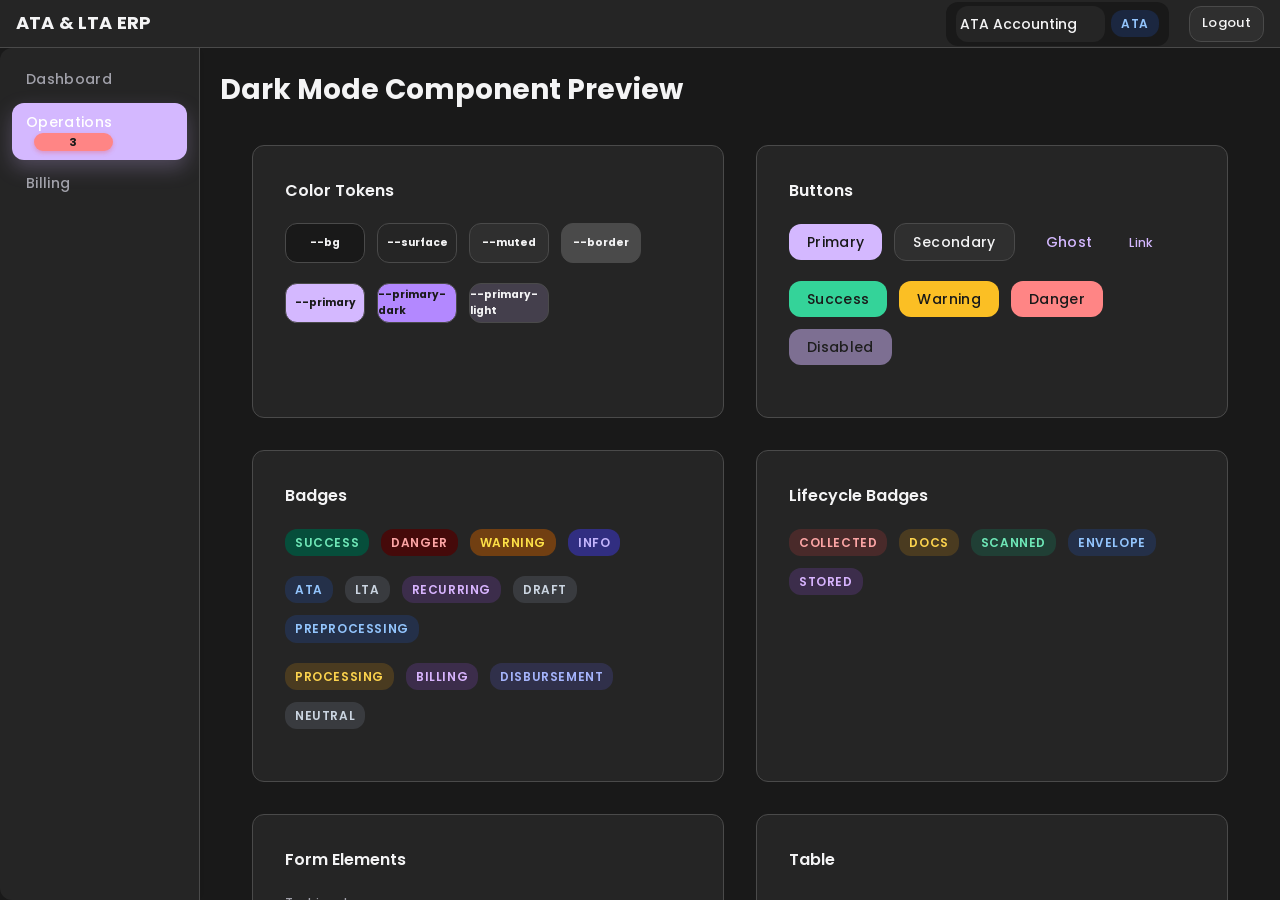
<file: dark-mode-preview.html>
<!DOCTYPE html>
<html lang="en" data-theme="dark">
<head>
  <meta charset="UTF-8">
  <meta name="viewport" content="width=device-width, initial-scale=1.0">
  <title>Dark Mode Preview — ATA & LTA ERP</title>
  <link rel="stylesheet" href="css/styles.css">
  <style>
    .preview-grid {
      display: grid;
      grid-template-columns: repeat(auto-fit, minmax(320px, 1fr));
      gap: var(--spacing-lg);
      padding: var(--spacing-lg);
    }
    .preview-card {
      background: var(--color-surface);
      border: 1px solid var(--color-border);
      border-radius: var(--radius-lg);
      padding: var(--spacing-lg);
    }
    .preview-card h2 {
      margin-bottom: var(--spacing-md);
      font-size: 1rem;
      color: var(--color-text);
    }
    .preview-row {
      display: flex;
      flex-wrap: wrap;
      gap: var(--spacing-sm);
      align-items: center;
      margin-bottom: var(--spacing-md);
    }
    .color-swatch {
      width: 80px;
      height: 40px;
      border-radius: var(--radius-sm);
      display: flex;
      align-items: center;
      justify-content: center;
      font-size: 0.65rem;
      font-weight: 700;
      color: var(--color-text);
      border: 1px solid var(--color-border);
    }
  </style>
</head>
<body>
  <div id="app-shell">
    <header class="app-header">
      <div class="header-brand"><span class="logo">ATA & LTA ERP</span></div>
      <div class="header-actions">
        <div class="entity-pill">
          <select class="form-select pill-select"><option>ATA Accounting</option></select>
          <span class="badge badge-ata">ATA</span>
        </div>
        <button class="btn btn-secondary btn-sm">Logout</button>
      </div>
    </header>
    <div class="app-layout">
      <nav class="sidebar">
        <ul class="nav-list">
          <li><a href="#"><span class="nav-link-label"><span class="nav-link-text">Dashboard</span></span></a></li>
          <li><a href="#" class="active"><span class="nav-link-label"><span class="nav-link-text">Operations <span class="nav-badge">3</span></span></span></a></li>
          <li><a href="#"><span class="nav-link-label"><span class="nav-link-text">Billing</span></span></a></li>
        </ul>
      </nav>
      <main class="content">
        <h1>Dark Mode Component Preview</h1>
        <div class="preview-grid">
          <div class="preview-card">
            <h2>Color Tokens</h2>
            <div class="preview-row">
              <div class="color-swatch" style="background: var(--color-bg)">--bg</div>
              <div class="color-swatch" style="background: var(--color-surface)">--surface</div>
              <div class="color-swatch" style="background: var(--color-bg-muted)">--muted</div>
              <div class="color-swatch" style="background: var(--color-border)">--border</div>
            </div>
            <div class="preview-row">
              <div class="color-swatch" style="background: var(--color-primary); color: #191919">--primary</div>
              <div class="color-swatch" style="background: var(--color-primary-dark); color: #191919">--primary-dark</div>
              <div class="color-swatch" style="background: var(--color-primary-light)">--primary-light</div>
            </div>
          </div>

          <div class="preview-card">
            <h2>Buttons</h2>
            <div class="preview-row">
              <button class="btn btn-primary">Primary</button>
              <button class="btn btn-secondary">Secondary</button>
              <button class="btn btn-ghost">Ghost</button>
              <button class="btn btn-link">Link</button>
            </div>
            <div class="preview-row">
              <button class="btn btn-success">Success</button>
              <button class="btn btn-warning">Warning</button>
              <button class="btn btn-danger">Danger</button>
              <button class="btn btn-primary" disabled>Disabled</button>
            </div>
          </div>

          <div class="preview-card">
            <h2>Badges</h2>
            <div class="preview-row">
              <span class="badge badge-success">Success</span>
              <span class="badge badge-danger">Danger</span>
              <span class="badge badge-warning">Warning</span>
              <span class="badge badge-info">Info</span>
            </div>
            <div class="preview-row">
              <span class="badge badge-ata">ATA</span>
              <span class="badge badge-lta">LTA</span>
              <span class="badge badge-recurring">Recurring</span>
              <span class="badge badge-draft">Draft</span>
              <span class="badge badge-preprocessing">Preprocessing</span>
            </div>
            <div class="preview-row">
              <span class="badge badge-processing">Processing</span>
              <span class="badge badge-billing">Billing</span>
              <span class="badge badge-disbursement">Disbursement</span>
              <span class="badge badge-neutral">Neutral</span>
            </div>
          </div>

          <div class="preview-card">
            <h2>Lifecycle Badges</h2>
            <div class="preview-row">
              <span class="lifecycle-badge lifecycle-collected">Collected</span>
              <span class="lifecycle-badge lifecycle-with_documentations">Docs</span>
              <span class="lifecycle-badge lifecycle-scanned">Scanned</span>
              <span class="lifecycle-badge lifecycle-in_envelope">Envelope</span>
              <span class="lifecycle-badge lifecycle-stored">Stored</span>
            </div>
          </div>

          <div class="preview-card">
            <h2>Form Elements</h2>
            <div class="form-group">
              <label>Text input</label>
              <input type="text" placeholder="Type here…" value="Sample value">
            </div>
            <div class="form-group">
              <label>Select</label>
              <select class="form-select"><option>Option one</option><option>Option two</option></select>
            </div>
            <div class="form-group">
              <label>Textarea</label>
              <textarea rows="2">Sample textarea content</textarea>
            </div>
          </div>

          <div class="preview-card">
            <h2>Table</h2>
            <table class="report-table">
              <thead><tr><th>Name</th><th>Role</th><th>Status</th></tr></thead>
              <tbody>
                <tr><td>Admin</td><td>Manager</td><td><span class="badge badge-success">Active</span></td></tr>
                <tr><td>Staff</td><td>Accounting</td><td><span class="badge badge-info">Pending</span></td></tr>
                <tr><td>Ops</td><td>Operations</td><td><span class="badge badge-warning">Review</span></td></tr>
              </tbody>
            </table>
          </div>

          <div class="preview-card">
            <h2>Board Card V2</h2>
            <div class="board-card-v2">
              <div class="card-v2-top"><span class="card-v2-category">Tax Filing</span><span class="card-v2-date">Jul 4</span></div>
              <div class="card-v2-title-row"><span class="card-v2-title">Quarterly VAT return</span></div>
              <div class="card-v2-meta"><span class="card-v2-meta-text">ATA · Due today</span></div>
            </div>
          </div>

          <div class="preview-card">
            <h2>Stage Dots</h2>
            <div class="preview-row">
              <span class="stage-dot" style="border-color: var(--color-primary); background: var(--color-primary); color: #fff">1</span>
              <span class="stage-dot" style="border-color: var(--color-success); background: var(--color-success); color: #fff">✓</span>
            </div>
          </div>

          <div class="preview-card">
            <h2>Co-assignee Chips</h2>
            <div class="co-assignee-chips">
              <span class="co-assignee-chip">J. Doe <span class="co-assignee-chip-remove">×</span></span>
              <span class="co-assignee-chip">A. Smith <span class="co-assignee-chip-remove">×</span></span>
            </div>
          </div>

          <div class="preview-card" style="grid-column: 1 / -1;">
            <h2>Error Modal (Dark Mode)</h2>
            <div style="display: flex; gap: var(--spacing-lg); flex-wrap: wrap; align-items: flex-start;">
              <div class="modal" style="max-width: 420px; position: relative; box-shadow: var(--shadow-float);">
                <div class="modal-header">
                  <h3 class="modal-title">Permission Denied</h3>
                  <button class="btn btn-secondary btn-sm">✕</button>
                </div>
                <div class="modal-body">
                  <div class="modal-message-wrapper type-danger">
                    <div class="modal-icon-v2">
                      <svg width="40" height="40" viewBox="0 0 24 24" fill="none" stroke="currentColor" stroke-width="2" stroke-linecap="round" stroke-linejoin="round"><circle cx="12" cy="12" r="10"/><line x1="12" y1="8" x2="12" y2="12"/><line x1="12" y1="16" x2="12.01" y2="16"/></svg>
                    </div>
                    <p class="modal-text">Only Admin can route work request phases.</p>
                    <div class="modal-footer">
                      <button class="btn btn-primary modal-btn-sure">OK</button>
                    </div>
                  </div>
                </div>
              </div>

              <div class="project-detail-v2" style="padding: var(--spacing-md); border: 1px solid var(--color-border); border-radius: var(--radius-md);">
                <h3 style="margin-bottom: var(--spacing-sm); font-size: 0.875rem;">Redesign view cancel button</h3>
                <button class="btn btn-danger btn-sm">
                  <svg width="14" height="14" viewBox="0 0 24 24" fill="none" stroke="currentColor" stroke-width="2.5" stroke-linecap="round" stroke-linejoin="round" style="margin-right:4px; vertical-align:middle;"><line x1="18" y1="6" x2="6" y2="18"></line><line x1="6" y1="6" x2="18" y2="18"></line></svg>
                  Cancel Request
                </button>
              </div>
            </div>
          </div>

          <div class="preview-card" style="grid-column: 1 / -1;">
            <h2>Empty States v2</h2>
            <div style="display: grid; grid-template-columns: repeat(auto-fit, minmax(260px, 1fr)); gap: var(--spacing-lg);">
              <div class="empty-state-v2 zero-state">
                <div class="empty-state-icon">
                  <svg width="24" height="24" viewBox="0 0 24 24" fill="none" stroke="currentColor" stroke-width="2" stroke-linecap="round" stroke-linejoin="round"><path d="M9 11l3 3L22 4"></path><path d="M21 12v7a2 2 0 0 1-2 2H5a2 2 0 0 1-2-2V5a2 2 0 0 1 2-2h11"></path></svg>
                </div>
                <div class="empty-state-title">No tasks yet</div>
                <div class="empty-state-body">Add the first task to begin tracking work for this request.</div>
                <div class="empty-state-actions"><button class="btn btn-primary btn-sm">+ Add Task</button></div>
              </div>

              <div class="empty-state-v2 filtered-empty">
                <div class="empty-state-icon">
                  <svg width="24" height="24" viewBox="0 0 24 24" fill="none" stroke="currentColor" stroke-width="2" stroke-linecap="round" stroke-linejoin="round"><circle cx="11" cy="11" r="8"></circle><line x1="21" y1="21" x2="16.65" y2="16.65"></line><line x1="11" y1="8" x2="11" y2="14"></line><line x1="8" y1="11" x2="14" y2="11"></line></svg>
                </div>
                <div class="empty-state-title">No tasks match your filters</div>
                <div class="empty-state-body">Active filters: Missing logs. Clear them to see all 12 tasks.</div>
                <div class="empty-state-actions"><button class="btn btn-primary btn-sm">Clear filters</button></div>
              </div>

              <div class="financial-card" style="padding: var(--spacing-lg);">
                <h4 style="margin: 0 0 16px; font-size: 14px; font-weight: 600;">📄 Invoices / Billings</h4>
                <div class="empty-state-v2 card-empty">
                  <div class="empty-state-icon">
                    <svg width="20" height="20" viewBox="0 0 24 24" fill="none" stroke="currentColor" stroke-width="2" stroke-linecap="round" stroke-linejoin="round"><path d="M14 2H6a2 2 0 0 0-2 2v16a2 2 0 0 0 2 2h12a2 2 0 0 0 2-2V8z"></path><polyline points="14 2 14 8 20 8"></polyline></svg>
                  </div>
                  <div class="empty-state-title">No linked invoices</div>
                  <div class="empty-state-body">Billings linked to this work request will appear here.</div>
                </div>
              </div>
            </div>
          </div>
        </div>
      </main>
    </div>
  </div>
</body>
</html>
</file>
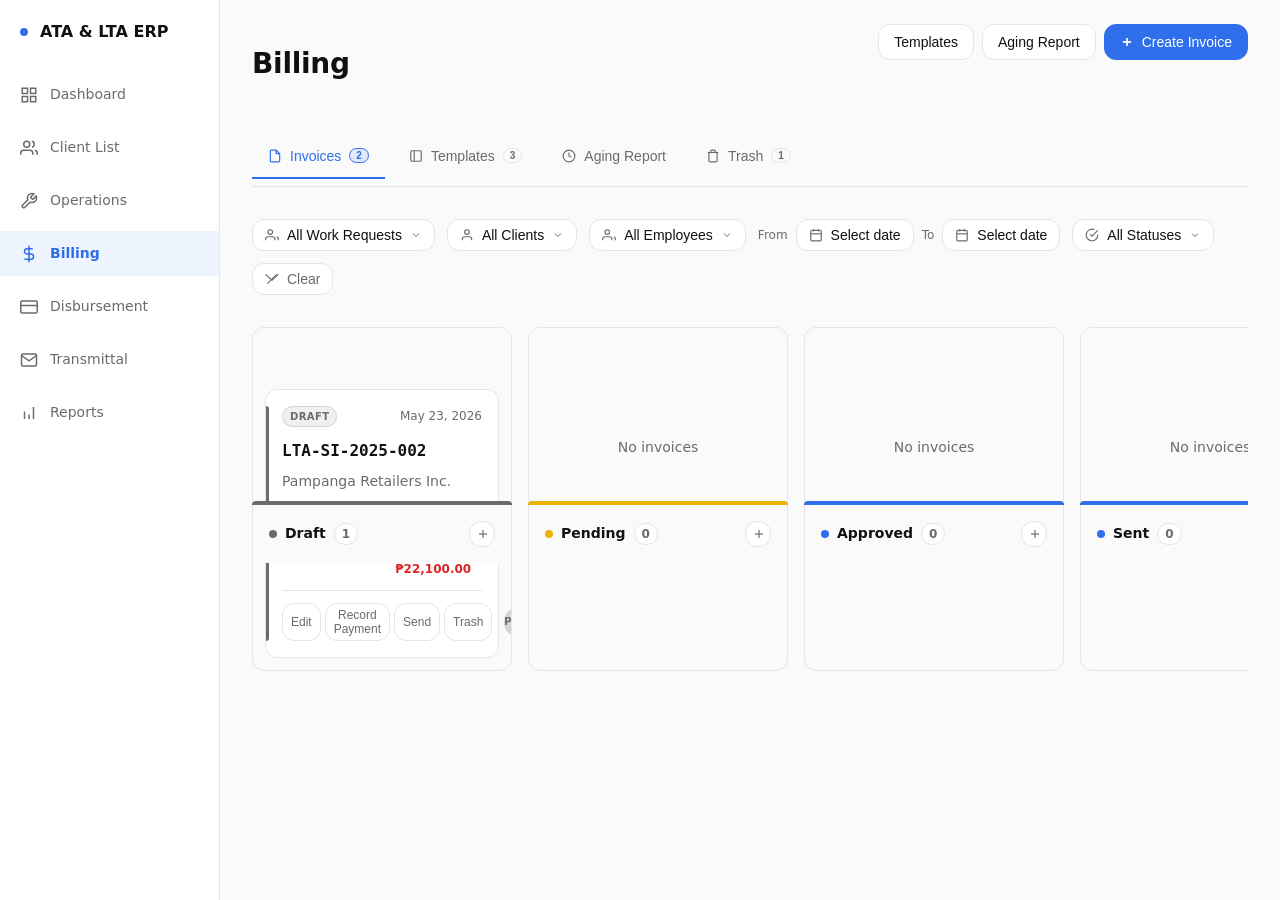
<file: ERP-Work-Request-Redesign/billing.html>
<!doctype html>
<html lang="en">
<head>
<meta charset="utf-8">
<meta name="viewport" content="width=device-width, initial-scale=1">
<title>ATA &amp; LTA ERP — Billing</title>
<style>
/* ─── Neutral Modern tokens ─────────────────────────────────────── */
:root {
  --bg: #fafafa;
  --surface: #ffffff;
  --surface-warm: var(--surface);
  --fg: #111111;
  --fg-2: var(--fg);
  --muted: #6b6b6b;
  --meta: var(--muted);
  --border: #e5e5e5;
  --border-soft: var(--border);
  --accent: #2f6feb;
  --accent-on: #ffffff;
  --accent-hover: color-mix(in oklab, var(--accent), black 8%);
  --accent-active: color-mix(in oklab, var(--accent), black 14%);
  --success: #17a34a;
  --warn: #eab308;
  --danger: #dc2626;
  --font-display: "Inter", -apple-system, system-ui, sans-serif;
  --font-body: "Inter", -apple-system, system-ui, sans-serif;
  --font-mono: ui-monospace, "JetBrains Mono", monospace;
  --text-xs: 12px;
  --text-sm: 14px;
  --text-base: 16px;
  --text-lg: 18px;
  --text-xl: 22px;
  --text-2xl: 28px;
  --text-3xl: 36px;
  --leading-body: 1.5;
  --leading-tight: 1.2;
  --tracking-display: -0.01em;
  --space-1: 4px;
  --space-2: 8px;
  --space-3: 12px;
  --space-4: 16px;
  --space-5: 20px;
  --space-6: 24px;
  --space-8: 32px;
  --space-12: 48px;
  --radius-sm: 12px;
  --radius-md: 12px;
  --radius-lg: 12px;
  --radius-pill: 9999px;
  --elev-ring: 0 0 0 1px var(--border);
  --elev-raised: 0 2px 8px color-mix(in oklab, var(--fg), transparent 92%);
  --focus-ring: 0 0 0 3px color-mix(in oklab, var(--accent), transparent 70%);
  --motion-fast: 150ms;
  --motion-base: 200ms;
  --ease-standard: cubic-bezier(0.2, 0, 0, 1);
}

* { box-sizing: border-box; }
html, body { height: 100%; }
body {
  margin: 0;
  font-family: var(--font-body);
  font-size: var(--text-sm);
  color: var(--fg);
  background: var(--bg);
  line-height: var(--leading-body);
}

.app { display: flex; min-height: 100vh; }
.sidebar {
  width: 220px;
  background: var(--surface);
  border-right: 1px solid var(--border);
  padding: var(--space-5) 0;
  display: flex; flex-direction: column; gap: var(--space-2);
  position: fixed; left: 0; top: 0; bottom: 0; z-index: 30;
}
.brand {
  display: flex; align-items: center; gap: var(--space-3);
  padding: 0 var(--space-5) var(--space-5);
  font-weight: 700; font-size: var(--text-base);
}
.brand-dot { width: 8px; height: 8px; border-radius: 50%; background: var(--accent); }
.nav-link {
  display: flex; align-items: center; gap: var(--space-3);
  padding: var(--space-3) var(--space-5);
  color: var(--muted); text-decoration: none;
  transition: color var(--motion-fast) var(--ease-standard), background var(--motion-fast) var(--ease-standard);
}
.nav-link:hover { color: var(--fg); background: color-mix(in oklab, var(--fg), transparent 96%); }
.nav-link.active { color: var(--accent); background: color-mix(in oklab, var(--accent), transparent 92%); font-weight: 600; }
.nav-link svg { flex-shrink: 0; }

.main { flex: 1; margin-left: 220px; min-width: 0; }
.container { max-width: 1280px; margin: 0 auto; padding: var(--space-6) var(--space-8); }
@media (max-width: 1024px) {
  .sidebar { width: 64px; padding: var(--space-4) 0; }
  .brand { justify-content: center; padding: 0 0 var(--space-4); }
  .brand span, .nav-link span { display: none; }
  .nav-link { justify-content: center; padding: var(--space-3); }
  .main { margin-left: 64px; }
  .container { padding: var(--space-5); }
}
@media (max-width: 640px) {
  .sidebar { display: none; }
  .main { margin-left: 0; }
  .container { padding: var(--space-4); }
}

/* ─── Top header ────────────────────────────────────────────────── */
.page-header {
  display: flex; align-items: flex-start; justify-content: space-between; gap: var(--space-4);
  margin-bottom: var(--space-6); flex-wrap: wrap;
}
.page-title { font-size: var(--text-2xl); font-weight: 700; letter-spacing: var(--tracking-display); }

.btn {
  display: inline-flex; align-items: center; justify-content: center; gap: var(--space-2);
  border: 1px solid transparent; border-radius: var(--radius-sm);
  padding: 9px 15px; font-size: var(--text-sm); font-weight: 500;
  background: transparent; color: var(--fg); cursor: pointer;
  transition: background var(--motion-fast) var(--ease-standard), border-color var(--motion-fast) var(--ease-standard), color var(--motion-fast) var(--ease-standard);
}
.btn:focus-visible { box-shadow: var(--focus-ring); outline: none; }
.btn-primary { background: var(--accent); color: var(--accent-on); border-color: var(--accent); }
.btn-primary:hover { background: var(--accent-hover); border-color: var(--accent-hover); }
.btn-primary:active { background: var(--accent-active); border-color: var(--accent-active); }
.btn-secondary { background: var(--surface); border-color: var(--border); color: var(--fg); }
.btn-secondary:hover { background: var(--bg); }
.btn-ghost { color: var(--muted); border-color: transparent; }
.btn-ghost:hover { color: var(--fg); background: color-mix(in oklab, var(--fg), transparent 96%); }
.btn-danger { color: var(--danger); border-color: transparent; }
.btn-danger:hover { background: color-mix(in oklab, var(--danger), transparent 92%); }
.btn-sm { padding: 6px 10px; font-size: var(--text-xs); }
.btn-xs { padding: 4px 8px; font-size: var(--text-xs); gap: var(--space-1); }

.toolbar-actions { display: flex; gap: var(--space-2); flex-wrap: wrap; }

/* ─── Tab nav ─────────────────────────────────────────────────── */
.tab-nav {
  display: flex; align-items: center; gap: var(--space-2);
  border-bottom: 1px solid var(--border);
  margin-bottom: var(--space-6);
  flex-wrap: wrap;
  position: sticky;
  top: 0;
  z-index: 25;
  background: var(--bg);
  padding-top: var(--space-2);
  padding-bottom: var(--space-2);
}
.tab-link {
  display: inline-flex; align-items: center; gap: var(--space-2);
  padding: var(--space-3) var(--space-4) calc(var(--space-3) + 1px);
  border: none; background: transparent; color: var(--muted); font-size: var(--text-sm); font-weight: 500;
  border-bottom: 2px solid transparent; margin-bottom: -1px; cursor: pointer;
  transition: color var(--motion-fast) var(--ease-standard), border-color var(--motion-fast) var(--ease-standard);
}
.tab-link:hover { color: var(--fg); }
.tab-link.active { color: var(--accent); border-bottom-color: var(--accent); }
.tab-link .badge-count {
  min-width: 18px; padding: 1px 6px; border-radius: var(--radius-pill); background: var(--bg); border: 1px solid var(--border);
  font-size: 10px; color: var(--muted); font-weight: 700;
}
.tab-link.active .badge-count { background: color-mix(in oklab, var(--accent), transparent 88%); border-color: var(--accent); color: var(--accent); }

/* ─── Filter bar ────────────────────────────────────────────────── */
.filter-bar {
  display: flex; align-items: center; gap: var(--space-3); flex-wrap: wrap;
  margin-bottom: var(--space-6);
}
.toolbar-sticky-container {
  position: sticky;
  top: var(--tab-nav-height, 53px);
  z-index: 24;
  background: var(--bg);
  padding-top: var(--space-2);
  padding-bottom: var(--space-4);
}
.toolbar-sticky-container .view-switcher {
  margin-bottom: 0;
}
#panel-templates .filter-bar,
#panel-aging .filter-bar,
#panel-trash .filter-bar {
  position: sticky;
  top: var(--tab-nav-height, 53px);
  z-index: 24;
  background: var(--bg);
  padding-top: var(--space-2);
  padding-bottom: var(--space-4);
  margin-bottom: var(--space-4);
}
.filter-pill {
  display: inline-flex; align-items: center; gap: var(--space-2);
  padding: 7px 12px; border: 1px solid var(--border); border-radius: var(--radius-sm);
  background: var(--surface); color: var(--fg); font-size: var(--text-sm); font-weight: 500; cursor: pointer;
  transition: border-color var(--motion-fast) var(--ease-standard), background var(--motion-fast) var(--ease-standard);
}
.filter-pill:hover { border-color: var(--accent); }
.filter-pill svg { color: var(--muted); }
.filter-pill span { color: var(--muted); font-weight: 400; }
.filter-clear {
  display: inline-flex; align-items: center; gap: var(--space-2);
  padding: 7px 12px; border: 1px solid var(--border); border-radius: var(--radius-sm);
  background: var(--surface); color: var(--muted); font-size: var(--text-sm); cursor: pointer;
}
.filter-clear:hover { border-color: var(--accent); color: var(--accent); }

/* ─── View switcher ─────────────────────────────────────────────── */
.view-switcher {
  display: flex; align-items: center; gap: var(--space-1);
  background: var(--surface); border: 1px solid var(--border); border-radius: var(--radius-sm); padding: 2px;
  margin-bottom: var(--space-5);
}
.view-btn {
  display: inline-flex; align-items: center; gap: var(--space-2);
  border: none; background: transparent; padding: 6px 12px; font-size: var(--text-xs); font-weight: 500; color: var(--muted);
  border-radius: calc(var(--radius-sm) - 2px); cursor: pointer;
}
.view-btn.active { background: var(--accent); color: var(--accent-on); }

/* ─── Board view ────────────────────────────────────────────────── */
.board {
  display: grid; grid-auto-columns: minmax(260px, 1fr); grid-auto-flow: column;
  gap: var(--space-4); overflow-x: auto; padding-bottom: var(--space-2);
}
.column {
  background: var(--bg); border: 1px solid var(--border); border-radius: var(--radius-md);
  min-width: 260px; max-width: 320px; display: flex; flex-direction: column; max-height: calc(100vh - 260px);
}
.column-header-group {
  position: sticky;
  top: var(--billing-headers-height, 144px);
  z-index: 20;
  background: var(--bg);
  border-radius: var(--radius-md) var(--radius-md) 0 0;
}
.column-top { height: 4px; border-radius: var(--radius-md) var(--radius-md) 0 0; margin-top: -1px; margin-left: -1px; margin-right: -1px; }
.column-header {
  display: flex; align-items: center; justify-content: space-between; gap: var(--space-3);
  padding: var(--space-4); background: var(--bg);
}
.column-title { font-weight: 700; font-size: var(--text-sm); display: flex; align-items: center; gap: var(--space-2); }
.column-count { padding: 1px 7px; border-radius: var(--radius-pill); background: var(--surface); border: 1px solid var(--border); font-size: var(--text-xs); color: var(--muted); font-weight: 700; }
.column-actions { display: flex; gap: var(--space-1); }
.icon-btn {
  width: 26px; height: 26px; display: grid; place-items: center;
  border: 1px solid var(--border); border-radius: var(--radius-sm); background: var(--surface); color: var(--muted); cursor: pointer;
}
.icon-btn:hover { color: var(--accent); border-color: var(--accent); }
.column-cards { display: flex; flex-direction: column; gap: var(--space-3); padding: 0 var(--space-3) var(--space-3); overflow-y: auto; flex: 1; }

.card {
  background: var(--surface); border: 1px solid var(--border); border-radius: var(--radius-md);
  padding: var(--space-4); cursor: pointer; position: relative;
  transition: border-color var(--motion-fast) var(--ease-standard), box-shadow var(--motion-fast) var(--ease-standard), transform var(--motion-fast) var(--ease-standard);
}
.card:hover { border-color: var(--accent); box-shadow: var(--elev-raised); transform: translateY(-1px); }
.card-accent { position: absolute; left: 0; top: var(--space-4); bottom: var(--space-4); width: 3px; border-radius: 0 var(--radius-pill) var(--radius-pill) 0; }
.card-header {
  display: flex; align-items: center; justify-content: space-between; gap: var(--space-2);
  margin-bottom: var(--space-3);
}
.status-badge {
  display: inline-flex; align-items: center; gap: var(--space-1);
  padding: 2px 7px; border-radius: var(--radius-sm); font-size: 10px; font-weight: 700; text-transform: uppercase; letter-spacing: 0.04em;
}
.card-date { font-size: var(--text-xs); color: var(--muted); }
.card-id { font-weight: 700; font-size: var(--text-base); margin-bottom: var(--space-2); font-family: var(--font-mono); }
.card-client { color: var(--muted); font-size: var(--text-sm); margin-bottom: var(--space-4); }

.progress-row {
  display: flex; align-items: center; gap: var(--space-3); margin-bottom: var(--space-3);
}
.progress-track { flex: 1; height: 5px; background: var(--border); border-radius: var(--radius-pill); overflow: hidden; }
.progress-fill { height: 100%; border-radius: var(--radius-pill); }
.progress-text { font-size: var(--text-xs); color: var(--muted); font-weight: 600; }

.card-amounts { display: flex; align-items: baseline; justify-content: space-between; gap: var(--space-3); margin-bottom: var(--space-3); }
.amount { font-weight: 700; font-size: var(--text-base); }
.amount-balance { font-size: var(--text-xs); color: var(--danger); font-weight: 600; }

.card-footer {
  display: flex; align-items: center; justify-content: space-between; gap: var(--space-3);
  padding-top: var(--space-3); border-top: 1px solid var(--border);
}
.card-actions { display: flex; gap: var(--space-1); }
.action-btn {
  padding: 4px 8px; border-radius: var(--radius-sm); border: 1px solid var(--border); background: var(--surface);
  font-size: var(--text-xs); color: var(--muted); cursor: pointer;
}
.action-btn:hover { color: var(--accent); border-color: var(--accent); }
.action-btn.danger:hover { color: var(--danger); border-color: var(--danger); }
.avatar {
  width: 24px; height: 24px; border-radius: 50%; display: grid; place-items: center;
  font-size: 10px; font-weight: 700; color: var(--accent-on); background: var(--accent);
}

.empty-state { text-align: center; padding: var(--space-12) var(--space-4); color: var(--muted); font-size: var(--text-sm); }

/* ─── Table + List (hidden by default) ──────────────────────────── */
.table-view, .list-view { display: none; }

/* ─── Modal ─────────────────────────────────────────────────────── */
.modal-overlay {
  position: fixed; inset: 0; z-index: 50;
  background: color-mix(in oklab, var(--fg), transparent 60%);
  display: grid; place-items: center; padding: var(--space-5);
  opacity: 0; pointer-events: none; transition: opacity var(--motion-base) var(--ease-standard);
}
.modal-overlay.open { opacity: 1; pointer-events: auto; }
.modal {
  background: var(--surface); border-radius: var(--radius-md); width: 100%; max-width: 560px;
  max-height: calc(100vh - var(--space-12)); overflow-y: auto;
  box-shadow: var(--elev-raised); transform: translateY(8px); opacity: 0;
  transition: transform var(--motion-base) var(--ease-standard), opacity var(--motion-base) var(--ease-standard);
}
.modal-overlay.open .modal { transform: translateY(0); opacity: 1; }
.modal-header { display: flex; justify-content: space-between; align-items: center; padding: var(--space-5); border-bottom: 1px solid var(--border); }
.modal-title { font-size: var(--text-lg); font-weight: 600; }
.modal-close { width: 32px; height: 32px; display: grid; place-items: center; border: none; background: transparent; color: var(--muted); cursor: pointer; border-radius: var(--radius-sm); }
.modal-close:hover { background: var(--bg); color: var(--fg); }
.modal-body { padding: var(--space-5); display: flex; flex-direction: column; gap: var(--space-4); }
.modal-footer { display: flex; justify-content: flex-end; gap: var(--space-3); padding: var(--space-4) var(--space-5); border-top: 1px solid var(--border); }

.field { display: flex; flex-direction: column; gap: var(--space-1); }
.field label { font-size: var(--text-xs); font-weight: 600; color: var(--muted); }
.field input, .field select, .field textarea {
  padding: 9px 12px; border: 1px solid var(--border); border-radius: var(--radius-sm); font-size: var(--text-sm); background: var(--surface);
}
.field input:focus-visible, .field select:focus-visible, .field textarea:focus-visible { outline: none; border-color: var(--accent); box-shadow: var(--focus-ring); }
.field-row { display: grid; grid-template-columns: 1fr 1fr; gap: var(--space-4); }
@media (max-width: 480px) { .field-row { grid-template-columns: 1fr; } }

.toast {
  position: fixed; top: var(--space-5); right: var(--space-5); z-index: 60;
  background: var(--fg); color: var(--surface); padding: var(--space-4) var(--space-5);
  border-radius: var(--radius-md); box-shadow: var(--elev-raised);
  transform: translateX(calc(100% + 40px)); opacity: 0;
  transition: transform var(--motion-base) var(--ease-standard), opacity var(--motion-base) var(--ease-standard);
}
.toast.show { transform: translateX(0); opacity: 1; }

.text-muted { color: var(--muted); }
.text-xs { font-size: var(--text-xs); }
.font-mono { font-family: var(--font-mono); }
.hidden { display: none !important; }
</style>
</head>
<body>
<div class="app">
  <nav class="sidebar" aria-label="Main navigation">
    <div class="brand"><span class="brand-dot"></span><span>ATA &amp; LTA ERP</span></div>
    <a href="#" class="nav-link"><svg width="18" height="18" viewBox="0 0 24 24" fill="none" stroke="currentColor" stroke-width="2"><rect x="3" y="3" width="7" height="7"/><rect x="14" y="3" width="7" height="7"/><rect x="14" y="14" width="7" height="7"/><rect x="3" y="14" width="7" height="7"/></svg><span>Dashboard</span></a>
    <a href="#" class="nav-link"><svg width="18" height="18" viewBox="0 0 24 24" fill="none" stroke="currentColor" stroke-width="2"><path d="M17 21v-2a4 4 0 0 0-4-4H5a4 4 0 0 0-4 4v2"/><circle cx="9" cy="7" r="4"/><path d="M23 21v-2a4 4 0 0 0-3-3.87"/><path d="M16 3.13a4 4 0 0 1 0 7.75"/></svg><span>Client List</span></a>
    <a href="index.html" class="nav-link"><svg width="18" height="18" viewBox="0 0 24 24" fill="none" stroke="currentColor" stroke-width="2"><path d="M14.7 6.3a1 1 0 0 0 0 1.4l1.6 1.6a1 1 0 0 0 1.4 0l3.77-3.77a6 6 0 0 1-7.94 7.94l-6.91 6.91a2.12 2.12 0 0 1-3-3l6.91-6.91a6 6 0 0 1 7.94-7.94l-3.76 3.76z"/></svg><span>Operations</span></a>
    <a href="billing.html" class="nav-link active"><svg width="18" height="18" viewBox="0 0 24 24" fill="none" stroke="currentColor" stroke-width="2"><line x1="12" y1="1" x2="12" y2="23"/><path d="M17 5H9.5a3.5 3.5 0 0 0 0 7h5a3.5 3.5 0 0 1 0 7H6"/></svg><span>Billing</span></a>
    <a href="#" class="nav-link"><svg width="18" height="18" viewBox="0 0 24 24" fill="none" stroke="currentColor" stroke-width="2"><rect x="1" y="4" width="22" height="16" rx="2"/><line x1="1" y1="10" x2="23" y2="10"/></svg><span>Disbursement</span></a>
    <a href="#" class="nav-link"><svg width="18" height="18" viewBox="0 0 24 24" fill="none" stroke="currentColor" stroke-width="2"><path d="M4 4h16c1.1 0 2 .9 2 2v12c0 1.1-.9 2-2 2H4c-1.1 0-2-.9-2-2V6c0-1.1.9-2 2-2z"/><polyline points="22,6 12,13 2,6"/></svg><span>Transmittal</span></a>
    <a href="#" class="nav-link"><svg width="18" height="18" viewBox="0 0 24 24" fill="none" stroke="currentColor" stroke-width="2"><path d="M12 20v-6M6 20V10M18 20V4"/></svg><span>Reports</span></a>
  </nav>

  <main class="main">
    <div class="container">
      <div class="page-header">
        <h1 class="page-title">Billing</h1>
        <div class="toolbar-actions">
          <button class="btn btn-secondary" id="btnTemplates">Templates</button>
          <button class="btn btn-secondary" id="btnAging">Aging Report</button>
          <button class="btn btn-primary" data-action="create-invoice"><svg width="14" height="14" viewBox="0 0 24 24" fill="none" stroke="currentColor" stroke-width="3"><line x1="12" y1="5" x2="12" y2="19"/><line x1="5" y1="12" x2="19" y2="12"/></svg> Create Invoice</button>
        </div>
      </div>

      <div class="tab-nav" id="tabNav">
        <button class="tab-link active" data-tab="invoices">
          <svg width="14" height="14" viewBox="0 0 24 24" fill="none" stroke="currentColor" stroke-width="2"><path d="M14 2H6a2 2 0 0 0-2 2v16a2 2 0 0 0 2 2h12a2 2 0 0 0 2-2V8z"/><polyline points="14 2 14 8 20 8"/></svg>
          Invoices
          <span class="badge-count">2</span>
        </button>
        <button class="tab-link" data-tab="templates">
          <svg width="14" height="14" viewBox="0 0 24 24" fill="none" stroke="currentColor" stroke-width="2"><rect x="3" y="3" width="18" height="18" rx="2"/><line x1="9" y1="3" x2="9" y2="21"/></svg>
          Templates
          <span class="badge-count">3</span>
        </button>
        <button class="tab-link" data-tab="aging">
          <svg width="14" height="14" viewBox="0 0 24 24" fill="none" stroke="currentColor" stroke-width="2"><circle cx="12" cy="12" r="10"/><polyline points="12 6 12 12 16 14"/></svg>
          Aging Report
        </button>
        <button class="tab-link" data-tab="trash">
          <svg width="14" height="14" viewBox="0 0 24 24" fill="none" stroke="currentColor" stroke-width="2"><polyline points="3 6 5 6 21 6"/><path d="M19 6v14a2 2 0 0 1-2 2H7a2 2 0 0 1-2-2V6m3 0V4a2 2 0 0 1 2-2h4a2 2 0 0 1 2 2v2"/></svg>
          Trash
          <span class="badge-count">1</span>
        </button>
      </div>

      <div id="panel-invoices">
        <div class="toolbar-sticky-container">
          <div class="filter-bar" style="margin-bottom: var(--space-4);">
            <button class="filter-pill">
              <svg width="14" height="14" viewBox="0 0 24 24" fill="none" stroke="currentColor" stroke-width="2"><path d="M17 21v-2a4 4 0 0 0-4-4H5a4 4 0 0 0-4 4v2"/><circle cx="9" cy="7" r="4"/><path d="M23 21v-2a4 4 0 0 0-3-3.87"/></svg>
              All Work Requests <svg width="12" height="12" viewBox="0 0 24 24" fill="none" stroke="currentColor" stroke-width="2"><polyline points="6 9 12 15 18 9"/></svg>
            </button>
            <button class="filter-pill">
              <svg width="14" height="14" viewBox="0 0 24 24" fill="none" stroke="currentColor" stroke-width="2"><path d="M20 21v-2a4 4 0 0 0-4-4H8a4 4 0 0 0-4 4v2"/><circle cx="12" cy="7" r="4"/></svg>
              All Clients <svg width="12" height="12" viewBox="0 0 24 24" fill="none" stroke="currentColor" stroke-width="2"><polyline points="6 9 12 15 18 9"/></svg>
            </button>
            <button class="filter-pill">
              <svg width="14" height="14" viewBox="0 0 24 24" fill="none" stroke="currentColor" stroke-width="2"><path d="M17 21v-2a4 4 0 0 0-4-4H5a4 4 0 0 0-4 4v2"/><circle cx="9" cy="7" r="4"/><path d="M23 21v-2a4 4 0 0 0-3-3.87"/></svg>
              All Employees <svg width="12" height="12" viewBox="0 0 24 24" fill="none" stroke="currentColor" stroke-width="2"><polyline points="6 9 12 15 18 9"/></svg>
            </button>
            <div style="display:flex;align-items:center;gap:var(--space-2);">
              <span class="text-muted text-xs">From</span>
              <button class="filter-pill">
                <svg width="14" height="14" viewBox="0 0 24 24" fill="none" stroke="currentColor" stroke-width="2"><rect x="3" y="4" width="18" height="18" rx="2" ry="2"/><line x1="16" y1="2" x2="16" y2="6"/><line x1="8" y1="2" x2="8" y2="6"/><line x1="3" y1="10" x2="21" y2="10"/></svg>
                Select date
              </button>
              <span class="text-muted text-xs">To</span>
              <button class="filter-pill">
                <svg width="14" height="14" viewBox="0 0 24 24" fill="none" stroke="currentColor" stroke-width="2"><rect x="3" y="4" width="18" height="18" rx="2" ry="2"/><line x1="16" y1="2" x2="16" y2="6"/><line x1="8" y1="2" x2="8" y2="6"/><line x1="3" y1="10" x2="21" y2="10"/></svg>
                Select date
              </button>
            </div>
            <button class="filter-pill">
              <svg width="14" height="14" viewBox="0 0 24 24" fill="none" stroke="currentColor" stroke-width="2"><path d="M22 11.08V12a10 10 0 1 1-5.93-9.14"/><polyline points="22 4 12 14.01 9 11.01"/></svg>
              All Statuses <svg width="12" height="12" viewBox="0 0 24 24" fill="none" stroke="currentColor" stroke-width="2"><polyline points="6 9 12 15 18 9"/></svg>
            </button>
            <button class="filter-clear">
              <svg width="14" height="14" viewBox="0 0 24 24" fill="none" stroke="currentColor" stroke-width="2"><polyline points="23 4 12 14.01 1 4"/><line x1="4" y1="20" x2="20" y2="4"/></svg>
              Clear
            </button>
          </div>

        </div>

        <div class="board" id="board"></div>
      </div>

      <div id="panel-templates" class="hidden">
        <div class="filter-bar"><button class="btn btn-primary" data-action="create-template">+ New Template</button></div>
        <div class="list-view" style="display:block;">
          <div class="list-row" style="padding:var(--space-4) var(--space-5);">
            <div style="flex:1;"><div class="font-mono" style="font-weight:600;">TPL-MONTHLY-001</div><div class="text-muted text-xs">Monthly bookkeeping standard invoice</div></div>
            <div class="toolbar-actions"><button class="action-btn" data-action="use-template">Use</button><button class="action-btn" data-action="edit-template">Edit</button><button class="action-btn danger" data-action="delete-template">Delete</button></div>
          </div>
          <div class="list-row" style="padding:var(--space-4) var(--space-5);">
            <div style="flex:1;"><div class="font-mono" style="font-weight:600;">TPL-TAX-002</div><div class="text-muted text-xs">Quarterly tax filing invoice</div></div>
            <div class="toolbar-actions"><button class="action-btn" data-action="use-template">Use</button><button class="action-btn" data-action="edit-template">Edit</button><button class="action-btn danger" data-action="delete-template">Delete</button></div>
          </div>
          <div class="list-row" style="padding:var(--space-4) var(--space-5);">
            <div style="flex:1;"><div class="font-mono" style="font-weight:600;">TPL-AUDIT-003</div><div class="text-muted text-xs">Annual audit support invoice</div></div>
            <div class="toolbar-actions"><button class="action-btn" data-action="use-template">Use</button><button class="action-btn" data-action="edit-template">Edit</button><button class="action-btn danger" data-action="delete-template">Delete</button></div>
          </div>
        </div>
      </div>

      <div id="panel-aging" class="hidden">
        <div class="filter-bar"><span class="text-muted">Balances grouped by days overdue.</span></div>
        <div style="display:grid;grid-template-columns:repeat(4,1fr);gap:var(--space-4);margin-bottom:var(--space-6);">
          <div class="card" style="padding:var(--space-5);"><div class="text-muted text-xs">Current</div><div class="amount">₱22,100.00</div></div>
          <div class="card" style="padding:var(--space-5);"><div class="text-muted text-xs">1–30 days</div><div class="amount">₱86,800.00</div></div>
          <div class="card" style="padding:var(--space-5);"><div class="text-muted text-xs">31–60 days</div><div class="amount">₱0.00</div></div>
          <div class="card" style="padding:var(--space-5);"><div class="text-muted text-xs">60+ days</div><div class="amount" style="color:var(--danger);">₱38,300.00</div></div>
        </div>
      </div>

      <div id="panel-trash" class="hidden">
        <div class="filter-bar"><span class="text-muted">Deleted invoices are kept for 30 days.</span></div>
        <div class="list-view" style="display:block;">
          <div class="list-row" style="padding:var(--space-4) var(--space-5);opacity:.7;">
            <div style="flex:1;"><div class="font-mono" style="font-weight:600;">LTA-SI-2024-099</div><div class="text-muted text-xs">Cebu Marine Services · Deleted Jun 20, 2026</div></div>
            <div class="toolbar-actions"><button class="action-btn" data-action="restore-invoice">Restore</button><button class="action-btn danger" data-action="delete-forever">Delete forever</button></div>
          </div>
        </div>
      </div>
    </div>
  </main>
</div>

<div class="modal-overlay" id="modalOverlay" aria-hidden="true">
  <div class="modal" role="dialog" aria-modal="true" id="modal">
    <div class="modal-header"><div class="modal-title" id="modalTitle">Create Invoice</div><button class="modal-close" data-action="close-modal" aria-label="Close">×</button></div>
    <div class="modal-body" id="modalBody"></div>
    <div class="modal-footer" id="modalFooter"></div>
  </div>
</div>

<div class="toast" id="toast"></div>

<script>
const invoices = [
  { id: 'LTA-SI-2025-002', client: 'Pampanga Retailers Inc.', status: 'Draft', date: 'May 23, 2026', amount: 22100, paid: 0, balance: 22100, wr: 'WR-2025-0421' },
  { id: 'LTA-SI-2025-001', client: 'Batangas Industrial Group', status: 'Partially Paid', date: 'May 16, 2026', amount: 86800, paid: 48500, balance: 38300, wr: 'WR-2025-0389' }
];

const statusMeta = {
  'Draft': { color: 'var(--muted)', bg: 'var(--bg)' },
  'Pending': { color: 'var(--warn)', bg: 'color-mix(in oklab, var(--warn), transparent 88%)' },
  'Approved': { color: 'var(--accent)', bg: 'color-mix(in oklab, var(--accent), transparent 88%)' },
  'Sent': { color: 'var(--accent)', bg: 'color-mix(in oklab, var(--accent), transparent 88%)' },
  'Partially Paid': { color: 'var(--warn)', bg: 'color-mix(in oklab, var(--warn), transparent 88%)' },
  'Paid': { color: 'var(--success)', bg: 'color-mix(in oklab, var(--success), transparent 90%)' },
  'Overdue': { color: 'var(--danger)', bg: 'color-mix(in oklab, var(--danger), transparent 90%)' }
};

const columns = ['Draft','Pending','Approved','Sent','Partially Paid','Paid','Overdue'];
let currentBoardView = 'board';

function qs(sel, el=document){ return el.querySelector(sel); }
function qsa(sel, el=document){ return [...el.querySelectorAll(sel)]; }
function toast(msg){ const t=qs('#toast'); t.textContent=msg; t.classList.add('show'); setTimeout(()=>t.classList.remove('show'), 2500); }
function fmt(n){ return '₱'+n.toLocaleString('en-PH',{minimumFractionDigits:2,maximumFractionDigits:2}); }
function pct(paid,amount){ return amount ? Math.round(paid/amount*100) : 0; }

function initials(name){ return name.split(' ').map(n=>n[0]).join('').substring(0,2).toUpperCase(); }

function renderBoard(){
  const board = qs('#board');
  const byStatus = {};
  columns.forEach(s => byStatus[s] = invoices.filter(inv => inv.status === s));
  board.innerHTML = columns.map(s => {
    const items = byStatus[s];
    const meta = statusMeta[s];
    return `<div class="column" data-status="${s}">
      <div class="column-header-group">
        <div class="column-top" style="background:${meta.color};"></div>
        <div class="column-header">
          <div class="column-title">
            <span style="width:8px;height:8px;border-radius: 50%;background:${meta.color};"></span>
            ${s}
            <span class="column-count">${items.length}</span>
          </div>
          <div class="column-actions">
            <button class="icon-btn" title="Add invoice to ${s}" data-action="add-invoice-status" data-status="${s}"><svg width="14" height="14" viewBox="0 0 24 24" fill="none" stroke="currentColor" stroke-width="2"><line x1="12" y1="5" x2="12" y2="19"/><line x1="5" y1="12" x2="19" y2="12"/></svg></button>
          </div>
        </div>
      </div>
      <div class="column-cards">${items.map(inv => cardHTML(inv, meta.color)).join('') || '<div class="empty-state">No invoices</div>'}</div>
    </div>`;
  }).join('');
  setTimeout(updateStickyOffsets, 0);
}

function cardHTML(inv, statusColor){
  const percentage = pct(inv.paid, inv.amount);
  const progressColor = percentage===100 ? 'var(--success)' : statusColor;
  const statusLabel = inv.status.replace(/ /g,' ').toUpperCase();
  return `<div class="card" data-id="${inv.id}">
    <div class="card-accent" style="background:${statusColor};"></div>
    <div class="card-header">
      <span class="status-badge" style="color:${statusColor};background:color-mix(in oklab, ${statusColor}, transparent 90%);border:1px solid color-mix(in oklab, ${statusColor}, transparent 80%);">${statusLabel}</span>
      <span class="card-date">${inv.date}</span>
    </div>
    <div class="card-id">${inv.id}</div>
    <div class="card-client">${inv.client}</div>
    <div class="progress-row">
      <div class="progress-track"><div class="progress-fill" style="width:${percentage}%;background:${progressColor};"></div></div>
      <span class="progress-text">${percentage}%</span>
    </div>
    <div class="card-amounts">
      <span class="amount">${fmt(inv.amount)}</span>
      ${inv.balance > 0 ? `<span class="amount-balance">Bal: ${fmt(inv.balance)}</span>` : ''}
    </div>
    <div class="card-footer">
      <div class="card-actions">
        <button class="action-btn" data-action="edit-invoice" data-id="${inv.id}">Edit</button>
        ${inv.status !== 'Paid' ? `<button class="action-btn" data-action="record-payment" data-id="${inv.id}">Record Payment</button>` : ''}
        <button class="action-btn" data-action="send-invoice" data-id="${inv.id}">Send</button>
        <button class="action-btn danger" data-action="trash-invoice" data-id="${inv.id}">Trash</button>
      </div>
      <span class="avatar" title="${inv.client}" style="background:color-mix(in oklab, ${statusColor}, transparent 75%);color:${statusColor};">${initials(inv.client)}</span>
    </div>
  </div>`;
}

/* ─── Tabs ──────────────────────────────────────────────────────── */
qs('#tabNav').addEventListener('click', e => {
  const tab = e.target.closest('.tab-link'); if(!tab) return;
  qsa('.tab-link').forEach(t => t.classList.remove('active'));
  tab.classList.add('active');
  const key = tab.dataset.tab;
  ['invoices','templates','aging','trash'].forEach(k => qs('#panel-'+k).classList.toggle('hidden', k!==key));
  setTimeout(updateStickyOffsets, 0);
});



/* ─── Global actions ────────────────────────────────────────────── */
document.addEventListener('click', e => {
  const btn = e.target.closest('[data-action]');
  if(!btn) return;
  const action = btn.dataset.action;

  if(action==='close-modal'){ qs('#modalOverlay').classList.remove('open'); qs('#modalOverlay').setAttribute('aria-hidden','true'); return; }
  if(action==='create-invoice' || action==='add-invoice-status'){
    const status = btn.dataset.status || 'Draft';
    openModal('Create Invoice', `
      <div class="field"><label>Invoice Number</label><input type="text" id="invId" value="LTA-SI-2025-003"></div>
      <div class="field"><label>Client</label><input type="text" id="invClient" placeholder="Client name"></div>
      <div class="field-row">
        <div class="field"><label>Amount</label><input type="number" id="invAmount" value="50000"></div>
        <div class="field"><label>Status</label><select id="invStatus">${columns.map(s=>`<option ${s===status?'selected':''}>${s}</option>`).join('')}</select></div>
      </div>
    `, `
      <button class="btn btn-ghost" data-action="close-modal">Cancel</button>
      <button class="btn btn-primary" id="saveInvoice">Create Invoice</button>
    `, ()=>{
      qs('#saveInvoice').addEventListener('click', ()=>{
        const id = qs('#invId').value; const client = qs('#invClient').value;
        const amount = parseFloat(qs('#invAmount').value)||0; const status = qs('#invStatus').value;
        if(!id || !client){ toast('Fill required fields'); return; }
        invoices.push({ id, client, status, date: 'Jun 29, 2026', amount, paid:0, balance:amount, wr:'' });
        closeModal(); renderBoard(); toast('Invoice created');
      });
    });
    return;
  }
  if(action==='record-payment'){
    const inv = invoices.find(x=>x.id===btn.dataset.id);
    openModal('Record Payment', `
      <div class="field"><label>Invoice</label><input type="text" value="${inv.id}" readonly style="background:var(--bg);"></div>
      <div class="field"><label>Amount Paid</label><input type="number" id="payAmount" value="${inv.balance}"></div>
      <div class="field"><label>Payment Date</label><input type="date" id="payDate" value="2026-06-29"></div>
    `, `
      <button class="btn btn-ghost" data-action="close-modal">Cancel</button>
      <button class="btn btn-primary" id="savePayment">Record Payment</button>
    `, ()=>{
      qs('#savePayment').addEventListener('click', ()=>{
        const paid = parseFloat(qs('#payAmount').value)||0;
        inv.paid = Math.min(inv.amount, inv.paid+paid);
        inv.balance = Math.max(0, inv.amount-inv.paid);
        if(inv.balance===0) inv.status='Paid'; else if(inv.paid>0) inv.status='Partially Paid';
        closeModal(); renderBoard(); toast('Payment recorded');
      });
    });
    return;
  }
  if(action==='send-invoice'){ toast('Invoice sent to client'); return; }
  if(action==='edit-invoice'){ toast('Edit invoice form opened'); return; }
  if(action==='trash-invoice'){
    const idx = invoices.findIndex(x=>x.id===btn.dataset.id);
    if(idx > -1) invoices.splice(idx,1);
    renderBoard(); toast('Invoice moved to trash');
    return;
  }
  if(action==='restore-invoice'){ toast('Invoice restored'); return; }
  if(action==='delete-forever'){ toast('Invoice permanently deleted'); return; }
  if(action==='create-template'){ toast('New template form opened'); return; }
  if(action==='use-template'){ toast('Template applied to new invoice'); return; }
  if(action==='edit-template'){ toast('Edit template form opened'); return; }
  if(action==='delete-template'){ toast('Template deleted'); return; }
});

function openModal(title, body, footer, onOpen){
  qs('#modalTitle').textContent = title;
  qs('#modalBody').innerHTML = body;
  qs('#modalFooter').innerHTML = footer;
  qs('#modalOverlay').classList.add('open');
  qs('#modalOverlay').setAttribute('aria-hidden','false');
  if(onOpen) onOpen();
}
function closeModal(){ qs('#modalOverlay').classList.remove('open'); qs('#modalOverlay').setAttribute('aria-hidden','true'); }

function updateStickyOffsets() {
  const tabNav = qs('#tabNav');
  let tabNavHeight = 0;
  if (tabNav) {
    tabNavHeight = tabNav.getBoundingClientRect().height;
    document.documentElement.style.setProperty('--tab-nav-height', `${tabNavHeight}px`);
  }

  const activePanel = qs('div[id^="panel-"]:not(.hidden)');
  if (activePanel) {
    const stickyContainer = activePanel.querySelector('.toolbar-sticky-container, .filter-bar');
    if (stickyContainer) {
      const rect = stickyContainer.getBoundingClientRect();
      const totalHeight = tabNavHeight + rect.height;
      document.documentElement.style.setProperty('--billing-headers-height', `${totalHeight}px`);
    } else {
      document.documentElement.style.setProperty('--billing-headers-height', `${tabNavHeight}px`);
    }
  }
}
window.addEventListener('resize', updateStickyOffsets);
window.addEventListener('scroll', updateStickyOffsets);
window.addEventListener('load', updateStickyOffsets);

/* ─── Init ──────────────────────────────────────────────────────── */
renderBoard();
</script>
</body>
</html>
</file>
<file: css/styles.css>
/**
 * Design System — ATA & LTA Accounting Firm ERP
 * Modern Purple Dashboard Theme
 */

@import url('https://fonts.googleapis.com/css2?family=Poppins:wght@400;500;600;700&display=swap');

:root {
  /* Classic light palette (the original corporate light theme) */
  --color-ata: #2563eb;
  --color-lta: #475569;
  --color-bg: #f4f6fb;
  --color-surface: #ffffff;
  --color-panel: #ffffff;
  --color-bg-muted: #f0f1f3;
  --color-bg-light: #fafafa;
  --color-bg-hover: #f0f1f3;
  --color-text: #2d2d3f;
  --color-text-muted: #9494a0;
  --color-border: #f0f0f5;
  --color-primary: #2563eb; /* Trust Blue — aligns with other agent worktrees */
  --color-primary-dark: #1d4ed8;
  --color-primary-light: #eef1ff;
  --color-primary-alpha: rgba(37, 99, 235, 0.08);
  --color-danger: #ef4444;
  --color-success: #10b981;
  --color-warning: #fbbf24;
  --font-sans: "Poppins", "Inter", system-ui, -apple-system, sans-serif;
  --transition-loading: 0.25s;
  --delay-loading: 0.25s;
  --pane-padding-x: 32px;
  --pane-padding-y: 28px;
  --radius-sm: 12px;
  --radius-md: 12px;
  --radius-lg: 12px;
  --radius-xl: 12px;
  --radius-pill: 999px;
  --spacing-xs: 6px;
  --spacing-sm: 12px;
  --spacing-md: 20px;
  --spacing-lg: 32px;
  --spacing-xl: 40px;
  --sidebar-width: 200px;
  --sidebar-collapsed-width: 56px;
  --shadow-soft: 0 10px 40px rgba(0, 0, 0, 0.03);
  --shadow-card: 0 15px 35px rgba(0, 0, 0, 0.04);
  --shadow-float: 0 20px 50px rgba(0, 0, 0, 0.15);
  --shadow-primary: 0 8px 20px rgba(37, 99, 235, 0.35);

  /* Button & Link Typography Tokens (ERP Industry Standards)
     Ref: SAP Fiori, Microsoft Fluent, Material Design, Oracle Redwoods */
  --btn-font-size: 0.875rem;           /* 14px — standard primary/secondary */
  --btn-font-size-sm: 0.8125rem;       /* 13px — compact buttons */
  --btn-font-size-xs: 0.75rem;         /* 12px — high-density table rows */
  --btn-font-weight: 500;              /* Medium — enterprise standard */
  --btn-font-weight-emphasis: 600;     /* Semi-bold — emphasized/CTA actions */
  --btn-letter-spacing: 0.025em;       /* ~0.35px — SAP/Fluent convention */
  --btn-line-height: 1.43;             /* Enterprise standard for 14px text */
  --link-font-weight: 400;             /* Regular — body/table/form links */
  --link-font-weight-nav: 500;         /* Medium — sidebar navigation links */
  --link-line-height: 1.5;             /* Standard for readability & touch targets */
}

/* Reset & Base */
*,
*::before,
*::after {
  box-sizing: border-box;
}

html, body {
  margin: 0;
  padding: 0;
  height: 100%;
}

html {
  -webkit-text-size-adjust: 100%;
  -moz-text-size-adjust: 100%;
  text-size-adjust: 100%;
}

body {
  font-family: var(--font-sans);
  font-size: 14px;
  line-height: 1.6;
  color: var(--color-text);
  background: var(--color-bg); /* Reset to standard background */
  -webkit-font-smoothing: antialiased;
  position: relative;
  overflow: hidden;
}

/* Remove old blobs */
body::before,
body::after {
  display: none;
}

h1, h2, h3, h4, h5, h6, p {
  margin: 0;
}

a {
  color: var(--color-primary);
  text-decoration: none;
  font-weight: var(--link-font-weight);
  line-height: var(--link-line-height);
}

a:hover {
  text-decoration: underline;
}

/* Utilities */
.hidden {
  display: none !important;
}

/* Layout */
#login-screen {
  display: flex;
  align-items: center;
  justify-content: center;
  min-height: 100vh;
  padding: var(--spacing-md);
  position: relative;
  z-index: 1;
  background: #0f172a; /* Keep dark background just for login */
}

.login-card {
  width: 100%;
  max-width: 420px;
  background: var(--color-surface);
  border: none;
  border-radius: var(--radius-xl);
  padding: calc(var(--spacing-xl) + 8px);
  box-shadow: var(--shadow-float);
}

.login-card h1 {
  font-size: 1.75rem;
  font-weight: 700;
  text-align: center;
  margin-bottom: var(--spacing-xs);
  color: var(--color-text);
}

.login-subtitle {
  text-align: center;
  color: var(--color-text-muted);
  margin-bottom: var(--spacing-lg);
  font-size: 0.875rem;
}

.login-error {
  margin-top: var(--spacing-md);
  padding: var(--spacing-sm) var(--spacing-md);
  background: #fee2e2;
  color: #991b1b;
  border: 1px solid #fecaca;
  border-radius: var(--radius-md);
  font-size: 0.875rem;
  text-align: center;
}

/* App Shell */
#app-shell {
  display: flex;
  flex-direction: column;
  height: 100vh;
  width: 100vw;
  margin: 0;
  background: var(--color-panel);
  border-radius: 0;
  box-shadow: none;
  border: none;
  overflow: hidden;
  position: relative;
  z-index: 1;
}

@media (max-width: 767.98px) {
  #app-shell {
    height: 100vh;
    width: 100vw;
    margin: 0;
    border-radius: 0;
  }
}

.app-header {
  display: flex;
  align-items: center;
  justify-content: space-between;
  background: var(--color-surface);
  border-bottom: 1px solid var(--color-border);
  padding: 0 16px;
  height: 48px;
  flex-shrink: 0;
  z-index: 10;
}

.header-brand {
  display: flex;
  align-items: center;
  gap: 10px;
}

.header-brand .logo {
  font-size: 1.125rem;
  font-weight: 700;
  color: var(--color-text);
  letter-spacing: 0.01em;
}

.header-actions {
  display: flex;
  align-items: center;
  gap: var(--spacing-md);
}

.user-name {
  font-weight: 600;
  font-size: 0.875rem;
}

.search-field {
  position: relative;
}

.search-field input {
  width: 260px;
  padding: 10px 20px;
  border-radius: var(--radius-pill);
  border: none;
  background: var(--color-bg);
  font-size: 0.875rem;
  color: var(--color-text);
}
.search-field input::placeholder {
  color: var(--color-text-muted);
}
.search-field input:focus {
  outline: none;
  box-shadow: 0 0 0 2px var(--color-border);
}

.header-icon-group {
  display: flex;
  align-items: center;
  gap: 12px;
}

.icon-btn {
  width: 36px;
  height: 36px;
  border-radius: 50%;
  border: none;
  background: transparent;
  display: inline-flex;
  align-items: center;
  justify-content: center;
  cursor: pointer;
  position: relative;
  color: var(--color-text-muted);
  transition: background 0.2s;
}
.icon-btn:hover {
  background: var(--color-bg);
}

/* Theme toggle */
.theme-toggle-btn {
  width: 32px;
  height: 32px;
  border-radius: 50%;
  border: none;
  background: transparent;
  display: inline-flex;
  align-items: center;
  justify-content: center;
  cursor: pointer;
  color: var(--color-text-muted);
  transition: background 0.2s, color 0.2s;
  flex-shrink: 0;
}
.theme-toggle-btn:hover {
  background: var(--color-bg);
  color: var(--color-text);
}
.theme-toggle-btn svg {
  width: 18px;
  height: 18px;
}

.icon-dot {
  width: 8px;
  height: 8px;
  border-radius: 50%;
  background: var(--color-danger);
  position: absolute;
  top: 6px;
  right: 6px;
}

.icon-dot-secondary {
  background: var(--color-success);
}

.icon-gear {
  width: 16px;
  height: 16px;
  border-radius: 12px;
  border: 2px solid var(--color-text-muted);
}

.entity-pill {
  display: flex;
  align-items: center;
  gap: 6px;
  padding: 4px 10px;
  border-radius: var(--radius-md);
  background: var(--color-bg);
  border: none;
}

.pill-select {
  border: none;
  background: transparent;
  padding-right: 18px;
  font-size: 0.875rem;
  font-weight: 500;
  color: var(--color-text);
  outline: none;
  background-position: right 0 center;
  padding-left: 4px;
}

.user-chip {
  display: flex;
  align-items: center;
  gap: 8px;
  padding: 2px 10px 2px 2px;
  background: transparent;
  border-radius: var(--radius-pill);
}

.avatar {
  width: 30px;
  height: 30px;
  border-radius: 50%;
  background: url('https://ui-avatars.com/api/?name=User&background=2563eb&color=fff') center/cover;
  display: inline-block;
}

.avatar-sm {
  width: 24px;
  height: 24px;
  border-radius: 50%;
  background: var(--color-bg) center/cover;
  display: inline-block;
  flex-shrink: 0;
  border: 1px solid var(--color-border);
}

.assignee-chip {
  display: inline-flex;
  align-items: center;
  gap: 6px;
}

.menu-toggle {
  display: none;
  background: none;
  border: none;
  cursor: pointer;
  padding: 8px;
}

.menu-toggle span {
  display: block;
  width: 20px;
  height: 2px;
  background: var(--color-text);
  margin: 4px 0;
  border-radius: 12px;
}

/* App Layout */
.app-layout {
  display: flex;
  flex: 1;
  overflow: hidden;
  background: var(--color-bg);
  border-top-left-radius: var(--radius-xl);
  border-bottom-left-radius: var(--radius-xl);
}

.sidebar {
  width: var(--sidebar-width);
  background: var(--color-surface);
  border-right: 1px solid var(--color-border);
  flex-shrink: 0;
  overflow-y: auto;
  overflow-x: hidden;
  padding-top: 12px;
  box-shadow: 2px 0 10px rgba(0,0,0,0.01);
  z-index: 5;
  scrollbar-width: thin;
  scrollbar-color: var(--color-border) transparent;
  -webkit-overflow-scrolling: touch;
  transition: width 0.25s ease;
}

.sidebar.collapsed {
  width: var(--sidebar-collapsed-width);
}

/* Sidebar collapse toggle (now in header, Jira-style) */
.sidebar-collapse-btn {
  display: flex;
  align-items: center;
  justify-content: center;
  width: 32px;
  height: 32px;
  background: transparent;
  border: none;
  border-radius: 12px;
  cursor: pointer;
  color: var(--color-text-muted);
  transition: background 0.2s, color 0.2s;
  flex-shrink: 0;
}

.sidebar-collapse-btn:hover {
  background: var(--color-bg);
  color: var(--color-text);
}

.sidebar-collapse-btn svg {
  width: 18px;
  height: 18px;
  transition: transform 0.25s ease;
}

.sidebar.collapsed {
  width: var(--sidebar-collapsed-width);
}

.app-header .sidebar-collapse-btn {
  margin-left: -4px;
}

/* When sidebar is collapsed, rotate header toggle icon */
#app-shell:has(.sidebar.collapsed) .sidebar-collapse-btn svg {
  transform: rotate(180deg);
}

/* Hide nav text when collapsed */
.sidebar.collapsed .nav-link-text,
.sidebar.collapsed .nav-badge {
  display: none;
}

.sidebar.collapsed .nav-list {
  padding: 0 6px;
}

.sidebar.collapsed .nav-list li a {
  justify-content: center;
  padding: 10px;
}

.sidebar.collapsed .nav-link-label {
  justify-content: center;
}

.sidebar.collapsed .nav-link-text {
  display: none;
}

.sidebar.collapsed .nav-link-icon {
  margin-right: 0;
}

.sidebar::-webkit-scrollbar {
  width: 6px;
}
.sidebar::-webkit-scrollbar-track {
  background: transparent;
}
.sidebar::-webkit-scrollbar-thumb {
  background: var(--color-border);
  border-radius: 12px;
}

.nav-list {
  list-style: none;
  margin: 0;
  padding: 0 var(--spacing-sm);
  display: flex;
  flex-direction: column;
  gap: 4px;
}

.nav-list li a {
  display: flex;
  align-items: center;
  justify-content: space-between;
  padding: 9px 14px;
  color: var(--color-text-muted);
  font-weight: var(--link-font-weight-nav);
  border-radius: 12px;
  transition: all 0.2s ease;
  font-size: var(--btn-font-size);
  line-height: var(--link-line-height);
  letter-spacing: var(--btn-letter-spacing);
  white-space: nowrap;
  overflow: hidden;
}

.nav-link-label {
  display: inline-flex;
  align-items: center;
  flex: 0 1 auto;
  min-width: 0;
}

.nav-link-text {
  text-align: left;
}

.nav-link-icon {
  width: 18px;
  height: 18px;
  flex-shrink: 0;
  margin-right: 10px;
  display: inline-flex;
  align-items: center;
  justify-content: center;
}

.nav-link-icon svg {
  width: 18px;
  height: 18px;
  stroke: currentColor;
  fill: none;
  stroke-width: 2;
  stroke-linecap: round;
  stroke-linejoin: round;
}

.nav-list li a:hover {
  background: var(--color-bg);
  color: var(--color-text);
  text-decoration: none;
}

.nav-list li a.active {
  background: var(--color-primary);
  color: #fff;
  box-shadow: var(--shadow-primary);
}

.content {
  flex: 1;
  overflow-y: auto;
  padding: var(--spacing-md);
  background: var(--color-bg);
  scrollbar-width: thin;
  scrollbar-color: var(--color-border) transparent;
  -webkit-overflow-scrolling: touch;
  scroll-padding-top: 150px;
}

.content::-webkit-scrollbar {
  width: 8px;
}
.content::-webkit-scrollbar-track {
  background: transparent;
}
.content::-webkit-scrollbar-thumb {
  background: var(--color-border);
  border-radius: 12px;
}

/* Typography */
h1 {
  font-size: 1.75rem;
  font-weight: 700;
  color: var(--color-text);
}

h2 {
  font-size: 1.25rem;
  font-weight: 600;
}

h3 {
  font-size: 1.125rem;
  font-weight: 600;
}

/* Forms */
.form-stacked {
  display: flex;
  flex-direction: column;
  gap: var(--spacing-md);
}

.form-group {
  display: flex;
  flex-direction: column;
  gap: var(--spacing-xs);
}

.form-group label {
  font-size: 0.75rem;
  font-weight: 500;
  color: var(--color-text-muted);
}

input[type="text"],
input[type="email"],
input[type="password"],
input[type="number"],
input[type="date"],
textarea,
select {
  padding: 8px 12px;
  border: 1px solid var(--color-border);
  border-radius: var(--radius-sm);
  font-family: inherit;
  font-size: 0.875rem;
  color: var(--color-text);
  background: var(--color-surface);
  transition: border-color 0.2s ease, box-shadow 0.2s ease;
  min-height: 36px;
}

input:focus,
textarea:focus,
select:focus {
  outline: none;
  border-color: var(--color-primary);
  box-shadow: 0 0 0 3px rgba(37, 99, 235, 0.15);
}

.form-select {
  -webkit-appearance: none;
  -moz-appearance: none;
  appearance: none;
  background-image: url("data:image/svg+xml,%3Csvg xmlns='http://www.w3.org/2000/svg' width='12' height='12' viewBox='0 0 24 24' fill='none' stroke='%239494a0' stroke-width='2' stroke-linecap='round' stroke-linejoin='round'%3E%3Cpolyline points='6 9 12 15 18 9'%3E%3C/polyline%3E%3C/svg%3E");
  background-repeat: no-repeat;
  background-position: right 10px center;
  padding-right: 28px;
  cursor: pointer;
  min-height: 36px;
  padding-top: 7px;
  padding-bottom: 7px;
}

/* Buttons */
.btn {
  display: inline-flex;
  align-items: center;
  justify-content: center;
  gap: var(--spacing-xs);
  padding: 8px 18px;
  border: none;
  border-radius: 12px;
  font-family: inherit;
  font-size: var(--btn-font-size);
  font-weight: var(--btn-font-weight);
  letter-spacing: var(--btn-letter-spacing);
  line-height: var(--btn-line-height);
  cursor: pointer;
  transition: all 0.2s ease;
  min-height: 36px;
}

.btn-primary {
  background: var(--color-primary);
  color: #fff;
}

.btn-primary:hover {
  background: var(--color-primary-dark);
  transform: translateY(-1px);
}

.btn-secondary {
  background: var(--color-surface);
  color: var(--color-text);
  border: 1px solid #c7d2e4;
}

.btn-secondary:hover {
  background: var(--color-bg);
  border-color: #93b0df;
  color: var(--color-text);
  transform: translateY(-1px);
}

.btn-ghost {
  background: transparent;
  color: var(--color-primary);
  border: 1px solid transparent;
}

.btn-ghost:hover {
  background: rgba(37, 99, 235, 0.06);
  border-color: rgba(37, 99, 235, 0.2);
  color: var(--color-primary-dark);
}

.btn-link {
  background: transparent;
  color: var(--color-primary);
  border: none;
  padding: 2px 6px;
  text-decoration: none;
  font-size: var(--btn-font-size-xs);
}

.btn-link:hover {
  background: rgba(37, 99, 235, 0.06);
  color: var(--color-primary-dark);
  text-decoration: underline;
}

.btn-link.text-danger,
.btn-link[style*="color:var(--color-danger)"] {
  color: var(--color-danger);
}

.btn-link.text-danger:hover,
.btn-link[style*="color:var(--color-danger)"]:hover {
  background: rgba(239, 68, 68, 0.06);
  color: #dc2626;
}

.btn-secondary.text-danger {
  color: var(--color-danger);
  border-color: rgba(239, 68, 68, 0.25);
}

.btn-secondary.text-danger:hover {
  background: rgba(239, 68, 68, 0.05);
  border-color: var(--color-danger);
  color: #dc2626;
}

.btn-danger {
  background: var(--color-danger);
  color: #fff;
}

.btn-success {
  background: var(--color-success);
  color: #fff;
}

.btn-warning {
  background: var(--color-warning);
  color: #fff;
}

.btn-block {
  width: 100%;
}

.btn:disabled {
  opacity: 0.5;
  cursor: not-allowed;
  transform: none;
}

/* Tables */
table {
  width: 100%;
  border-collapse: collapse;
  font-size: 0.875rem;
}

th, td {
  padding: var(--spacing-sm) var(--spacing-md);
  text-align: left;
  border-bottom: 1px solid var(--color-border);
}

th {
  font-weight: 600;
  color: var(--color-text-muted);
  font-size: 0.75rem;
  text-transform: uppercase;
  letter-spacing: 0.05em;
  background: var(--color-surface);
  border-bottom: 2px solid var(--color-border);
}

/* Table link typography — ERP standard: match body size, regular weight, color-distinguished */
td a {
  font-weight: var(--link-font-weight);
  font-size: inherit;
  line-height: var(--link-line-height);
  letter-spacing: normal;
}

tbody tr {
  transition: background 0.2s;
}

tbody tr:hover {
  background: var(--color-bg);
}

/* Cards */
.card {
  background: var(--color-surface);
  border: none;
  border-radius: var(--radius-lg);
  padding: var(--spacing-lg);
  box-shadow: var(--shadow-card);
  margin-bottom: var(--spacing-lg);
}

.card-header {
  display: flex;
  align-items: center;
  justify-content: space-between;
  margin-bottom: var(--spacing-md);
}

.card-title {
  font-size: 1.125rem;
  font-weight: 600;
}

/* Badges */
.badge {
  display: inline-flex;
  align-items: center;
  padding: 4px 10px;
  border-radius: var(--radius-sm);
  font-size: 0.75rem;
  font-weight: 600;
  text-transform: uppercase;
  letter-spacing: 0.05em;
}

.badge-success { background: #dcfce7; color: #166534; }
.badge-danger { background: #fee2e2; color: #991b1b; }
.badge-warning { background: #fef3c7; color: #92400e; }
.badge-info { background: #f4f6fb; color: var(--color-primary); }
.badge-ata { background: #f4f6fb; color: var(--color-primary); }
.badge-lta { background: #fff7ed; color: var(--color-lta); }
.badge-recurring { background: #f3e8ff; color: #6b21a8; }

/* WR phase badges — distinct color per phase, aligned with the board/progress palette */
.badge-draft { background: #f1f5f9; color: #475569; }
.badge-preprocessing { background: #dbeafe; color: #1d4ed8; }
.badge-processing { background: #fef3c7; color: #92400e; }
.badge-billing { background: #f3e8ff; color: #7e22ce; }
.badge-disbursement { background: #e0e7ff; color: #4338ca; }
.badge-neutral { background: #f1f5f9; color: #475569; }

/* Modals */
.modal-overlay {
  position: fixed;
  inset: 0;
  background: rgba(45, 45, 63, 0.4);
  -webkit-backdrop-filter: blur(4px);
  backdrop-filter: blur(4px);
  display: flex;
  align-items: center;
  justify-content: center;
  z-index: 2000;
  padding: var(--spacing-md);
}

.modal {
  background: var(--color-surface);
  border: none;
  border-radius: 12px;
  width: 100%;
  max-width: 560px;
  max-height: 90vh;
  overflow-y: auto;
  box-shadow: var(--shadow-float);
}

.modal.modal-wide {
  max-width: 780px;
}

/* Line-item rows inside a modal need to flex properly within the constrained width */
.modal .line-item-row {
  flex-wrap: wrap;
}

.modal .line-item-row .item-type {
  flex: 0 0 120px;
}

.modal .line-item-row .item-desc {
  flex: 2 1 120px;
  min-width: 0;
}

.modal .line-item-row .item-amt {
  flex: 1 1 90px;
  min-width: 70px;
}

.modal .line-item-row .btn {
  flex: 0 0 auto;
}

.modal .modal-body {
  overflow-x: hidden;
}

.modal-header {
  display: flex;
  align-items: center;
  justify-content: space-between;
  padding: var(--spacing-lg) var(--spacing-lg) var(--spacing-md);
}

.modal-title {
  font-size: 1.25rem;
  font-weight: 600;
}

.modal-body {
  padding: 0 var(--spacing-lg) var(--spacing-lg);
}

.modal-footer {
  display: flex;
  justify-content: flex-end;
  gap: var(--spacing-sm);
  padding: var(--spacing-md) 0 0;
  background: transparent;
}

/* Modal cancel button — ensure it always uses the secondary tier */
.modal-btn-cancel {
  display: inline-flex;
  align-items: center;
  justify-content: center;
  gap: var(--spacing-xs);
  padding: 8px 18px;
  border-radius: 12px;
  font-family: inherit;
  font-size: var(--btn-font-size);
  font-weight: var(--btn-font-weight);
  letter-spacing: var(--btn-letter-spacing);
  line-height: var(--btn-line-height);
  cursor: pointer;
  transition: all 0.2s ease;
  min-height: 36px;
  background: var(--color-surface);
  color: var(--color-text);
  border: 1px solid #c7d2e4;
}

.modal-btn-cancel:hover {
  background: var(--color-bg);
  border-color: #93b0df;
}

/* ============================================================
 * Notion-inspired typography for plain modal forms
 * (Add Task, Add Time Log, Request/Billing/Disbursement/
 *  Transmittal, Generate modals, etc.)
 * ============================================================ */

/* Modal forms use airy vertical rhythm */
.modal-body .form-stacked {
  gap: 20px;
}

/* Muted uppercase label style matching center-peek notion forms */
.modal-body .form-group {
  gap: 6px;
}

.modal-body .form-group label,
.modal-body .form-section label {
  font-size: 0.75rem;
  font-weight: 600;
  text-transform: uppercase;
  letter-spacing: 0.04em;
  color: var(--color-text-muted);
}

/* Rounded, background-tinted inputs matching notion property fields */
.modal-body .form-group input[type="text"],
.modal-body .form-group input[type="email"],
.modal-body .form-group input[type="password"],
.modal-body .form-group input[type="number"],
.modal-body .form-group input[type="date"],
.modal-body .form-group input[type="time"],
.modal-body .form-group textarea,
.modal-body .form-group select,
.modal-body .form-group .form-select,
.modal-body .form-group .form-control {
  border-radius: 12px;
  background: var(--color-bg);
  font-weight: 500;
}

.modal-body .form-group input:focus,
.modal-body .form-group textarea:focus,
.modal-body .form-group select:focus,
.modal-body .form-group .form-select:focus,
.modal-body .form-group .form-control:focus {
  background: var(--color-surface);
}

/* Read-only modal inputs keep a subtle filled look */
.modal-body .form-group input[readonly] {
  background: var(--color-bg) !important;
  cursor: default;
}

/* Notion-style oversized title input inside modal forms */
.modal-body .form-stacked input[name="title"],
.modal-body .form-stacked .notion-title-input {
  font-size: 1.75rem !important;
  font-weight: 700 !important;
  padding: 12px 0 !important;
  border: none !important;
  border-bottom: none !important;
  border-radius: 0 !important;
  background: transparent !important;
  color: var(--color-text) !important;
  letter-spacing: -0.02em !important;
  line-height: 1.25 !important;
  width: 100% !important;
  outline: none !important;
  box-shadow: none !important;
}

.modal-body .form-stacked input[name="title"]::placeholder,
.modal-body .form-stacked .notion-title-input::placeholder {
  color: var(--color-text-muted);
  opacity: 0.65;
}

/* Section headings inside modal forms */
.modal-body .form-section h4 {
  font-size: 1.125rem;
  font-weight: 700;
  letter-spacing: -0.01em;
  margin: 0 0 12px;
  padding-bottom: 8px;
  border-bottom: 1px solid var(--color-border);
  color: var(--color-text);
}

/* Modal property grid for side-by-side related fields */
.modal-body .form-group-grid {
  display: grid;
  grid-template-columns: repeat(auto-fit, minmax(200px, 1fr));
  gap: 16px 20px;
}

/* Modal form action buttons align with notion airy spacing */
.modal-body .form-actions,
.modal-body > form > .btn,
.modal-body > .form-stacked > .btn,
.modal-body .form-stacked > button[type="submit"] {
  margin-top: 4px;
}

/* Notion-style line-item rows inside modal forms */
.modal-body .line-item-row {
  gap: 8px;
  padding: 8px 10px;
  background: var(--color-surface);
  border: 1px solid var(--color-border);
  border-radius: 12px;
  margin-bottom: 8px;
  align-items: center;
}

.modal-body .line-item-row input,
.modal-body .line-item-row select {
  border-radius: 12px;
  background: var(--color-bg);
  font-weight: 500;
}

.modal-body .line-item-row input:focus,
.modal-body .line-item-row select:focus {
  background: var(--color-surface);
}

/* Progress Bar */
.progress {
  width: 100%;
  height: 8px;
  background: var(--color-border);
  border-radius: var(--radius-pill);
  overflow: hidden;
}

.progress-bar {
  height: 100%;
  background: var(--color-primary);
  border-radius: var(--radius-pill);
  transition: width 0.3s ease;
}

/* Dashboard / Bento Grid */
.bento-grid {
  display: grid;
  grid-template-columns: repeat(12, 1fr);
  grid-auto-rows: minmax(120px, auto);
  gap: var(--spacing-lg);
  margin-bottom: var(--spacing-lg);
}
.bento-item {
  background: var(--color-surface);
  border-radius: var(--radius-lg);
  padding: var(--spacing-lg);
  box-shadow: var(--shadow-card);
  display: flex;
  flex-direction: column;
}
.bento-full { grid-column: span 12; }
.bento-half { grid-column: span 6; }
.bento-third { grid-column: span 4; }
.bento-two-thirds { grid-column: span 8; }
.bento-quarter { grid-column: span 3; }

@media (max-width: 1024px) {
  .bento-two-thirds, .bento-half, .bento-third, .bento-quarter { grid-column: span 12; }
}

.kpi-card { background: var(--color-surface); border: none; border-radius: var(--radius-lg); padding: var(--spacing-lg); box-shadow: var(--shadow-card); transition: transform 0.2s; display: flex; flex-direction: column; justify-content: center; align-items: flex-start; }
.kpi-card:hover { transform: translateY(-2px); }
.kpi-card.ata { border-top: none; }
.kpi-card.lta { border-top: none; }
.kpi-icon { width: 40px; height: 40px; border-radius: 12px; background: var(--color-bg); display: flex; align-items: center; justify-content: center; margin-bottom: var(--spacing-sm); color: var(--color-primary); font-weight: bold; }
.kpi-icon.lta-icon { color: var(--color-lta); background: #fff7ed; }
.kpi-label { font-size: 0.875rem; color: var(--color-text-muted); margin-bottom: 4px; font-weight: 500; }
.kpi-value { font-size: 1.75rem; font-weight: 700; color: var(--color-text); line-height: 1.2; }
.kpi-trend { font-size: 0.75rem; font-weight: 600; margin-top: 4px; }
.kpi-trend.positive { color: var(--color-success); }
.kpi-trend.negative { color: var(--color-danger); }

/* Smooth SVG Charts */
.chart-container { flex: 1; display: flex; align-items: center; justify-content: center; position: relative; width: 100%; min-height: 200px; padding-top: var(--spacing-md); }
.smooth-line-chart { width: 100%; height: 100%; overflow: visible; }
.smooth-line { fill: none; stroke: var(--color-primary); stroke-width: 3; stroke-linecap: round; stroke-linejoin: round; filter: drop-shadow(0 8px 12px rgba(37, 99, 235, 0.4)); }
.smooth-line-bg { fill: url(#primary-gradient); opacity: 0.2; }
.chart-x-axis { font-size: 0.75rem; fill: var(--color-text-muted); }
.donut-chart { width: 100%; max-width: 220px; height: auto; transform: rotate(-90deg); filter: drop-shadow(0 10px 15px rgba(0,0,0,0.05)); }
.donut-segment { fill: none; stroke-width: 16; stroke-linecap: round; }
.donut-primary { stroke: var(--color-primary); }
.donut-secondary { stroke: #22c55e; }
.donut-tertiary { stroke: var(--color-lta); }
.donut-legend { margin-top: var(--spacing-md); width: 100%; display: flex; flex-direction: column; gap: var(--spacing-sm); }
.legend-item { display: flex; justify-content: space-between; align-items: center; font-size: 0.875rem; }
.legend-label { display: flex; align-items: center; gap: 8px; color: var(--color-text-muted); font-weight: 500; }
.legend-dot { width: 10px; height: 10px; border-radius: 50%; }
.legend-value { font-weight: 600; color: var(--color-text); }

.page h1 { margin-bottom: var(--spacing-sm); }
.entity-comparison h2 { margin-bottom: var(--spacing-md); }

/* Actions Bar */
.actions-bar { display: flex; align-items: center; gap: var(--spacing-sm); margin-bottom: var(--spacing-sm); position: relative; z-index: 26; }
.search-input { flex: 1; max-width: 320px; padding: 10px 16px; border: 1px solid var(--color-border); border-radius: var(--radius-pill); font-family: inherit; font-size: 0.875rem; background: var(--color-surface); }
.empty-state { color: var(--color-text-muted); font-style: italic; text-align: center; padding: var(--spacing-lg); }

.text-center { text-align: center !important; }

/* Inline Errors / Success */
.field-error { display: block; color: var(--color-danger); font-size: 0.75rem; margin-top: var(--spacing-xs); font-weight: 500; }
.field-success { display: block; color: var(--color-success); font-size: 0.75rem; margin-top: var(--spacing-xs); font-weight: 500; }
.field-error.hidden, .field-success.hidden { display: none; }

/* Sidebar Notifications */
.nav-list li a {
  position: relative;
  display: flex;
  align-items: center;
  justify-content: space-between;
}

.nav-badge {
  background: var(--color-danger);
  color: #fff;
  font-size: 0.7rem;
  font-weight: 700;
  min-width: 18px;
  height: 18px;
  padding: 0 4px;
  border-radius: 12px;
  display: flex;
  align-items: center;
  justify-content: center;
  box-shadow: 0 2px 4px rgba(239, 68, 68, 0.3);
  margin-left: 8px;
  flex-shrink: 0;
}

/* Radio / Checkbox */
.radio-group { display: flex; gap: var(--spacing-lg); }
.radio-label { display: flex; align-items: center; gap: var(--spacing-xs); cursor: pointer; font-size: 0.875rem; font-weight: 500; }
.checkbox-label { display: flex; align-items: center; gap: var(--spacing-xs); cursor: pointer; font-size: 0.875rem; font-weight: 500; }

/* Small Button */
.btn-sm { padding: 6px 12px; font-size: var(--btn-font-size-sm); line-height: var(--btn-line-height); border-radius: 12px; }

/* Form Actions */
.form-actions { display: flex; gap: var(--spacing-sm); margin-top: var(--spacing-lg); }
.form-header-bar { display: flex; align-items: center; justify-content: space-between; margin-bottom: var(--spacing-lg); }
.form-actions-top { display: flex; gap: var(--spacing-sm); align-items: center; }

/* Shared form view-mode switcher for full-page breadcrumbs */
.form-view-switcher {
  position: relative;
  display: inline-flex;
  align-items: center;
}

.form-view-switcher-btn {
  width: 32px;
  height: 32px;
  display: inline-flex;
  align-items: center;
  justify-content: center;
  border: none;
  background: transparent;
  border-radius: 6px;
  cursor: pointer;
  color: var(--color-text-muted);
  transition: background 0.15s ease, color 0.15s ease;
  padding: 0;
}

.form-view-switcher-btn:hover,
.form-view-switcher-btn[aria-expanded="true"] {
  background: var(--color-bg);
  color: var(--color-text);
}

.form-view-switcher-menu {
  top: 38px;
  right: 0;
}

.actions-bar .breadcrumb-view-switcher {
  margin-right: var(--spacing-sm);
}

/* Template button with dropdown */
.btn-outline {
  background: transparent;
  color: var(--color-primary, #4f6ef7);
  border: 1.5px solid var(--color-primary, #4f6ef7);
  padding: 8px 16px;
  border-radius: 12px;
  cursor: pointer;
  font-size: var(--btn-font-size);
  font-weight: var(--btn-font-weight);
  letter-spacing: var(--btn-letter-spacing);
  line-height: var(--btn-line-height);
  transition: background 0.15s, color 0.15s;
  white-space: nowrap;
}
.btn-outline:hover {
  background: var(--color-primary, #4f6ef7);
  color: #fff;
}
.template-btn-wrapper {
  position: relative;
}
.template-dropdown {
  position: absolute;
  top: calc(100% + 4px);
  left: 0;
  min-width: 220px;
  background: var(--color-surface);
  border: 1px solid var(--color-border, #dfdbe3);
  border-radius: var(--radius-md, 12px);
  box-shadow: 0 4px 16px rgba(0,0,0,0.12);
  z-index: 100;
  padding: 4px 0;
  max-height: 280px;
  overflow-y: auto;
}
.template-dropdown.hidden { display: none; }
.template-dropdown-item {
  padding: 10px 16px;
  cursor: pointer;
  font-size: 0.875rem;
  color: var(--color-text, #1a1a2e);
  transition: background 0.1s;
}
.template-dropdown-item:hover {
  background: var(--color-bg-muted, #f0f1f3);
}
.template-dropdown-item.active {
  background: var(--color-primary-light, #eef1ff);
  color: var(--color-primary, #4f6ef7);
  font-weight: 600;
}

/* View Mode Toggle */
.view-mode-toggle {
  display: inline-flex;
  gap: 2px;
  background: var(--color-surface, #ffffff);
  border: 1px solid var(--color-border, #dfdbe3);
  padding: 3px;
  border-radius: 12px;
  width: fit-content;
  align-items: center;
}
.view-mode-toggle button {
  padding: 6px 12px;
  border: none;
  background: transparent;
  border-radius: 12px;
  cursor: pointer;
  font-family: inherit;
  font-size: 0 !important;
  font-weight: 500;
  letter-spacing: var(--btn-letter-spacing);
  line-height: 1;
  display: inline-flex;
  align-items: center;
  justify-content: center;
  gap: 8px;
  color: var(--color-text-muted);
  transition: all 0.2s ease;
  height: 32px;
}
.view-mode-toggle button svg {
  flex-shrink: 0;
  width: 14px;
  height: 14px;
}
.view-mode-toggle button:hover {
  background: var(--color-bg-hover, #fafafa);
  color: var(--color-text);
}
.view-mode-toggle button.active {
  background: var(--color-primary, #2563eb);
  color: #ffffff;
  font-size: 0.75rem !important;
  font-weight: 600;
  padding: 6px 16px;
}

/* Module Tab Navigation */
.module-tab-nav {
  display: flex;
  align-items: center;
  gap: var(--space-2, 8px);
  border-bottom: 1px solid #d1d5db;
  margin-bottom: 12px;
  position: sticky;
  z-index: 25;
  background: var(--color-bg, #f4f6fb);
  padding-top: 8px;
  margin-top: -8px;
}

.billing-tab-page .module-tab-nav {
  top: var(--billing-title-bar-height, 48px);
}

.operations-tab-page .module-tab-nav,
.operations-list-page .module-tab-nav {
  top: var(--operations-title-bar-height, 48px);
}

.disbursement-tab-page .module-tab-nav {
  top: var(--disbursement-title-bar-height, 48px);
}

.transmittal-tab-page .module-tab-nav {
  top: var(--transmittal-title-bar-height, 48px);
}

.clients-tab-page .module-tab-nav {
  top: var(--clients-title-bar-height, 48px);
}

.admin-tab-page .module-tab-nav {
  top: var(--admin-title-bar-height, 48px);
}

.billing-tab-page .board-v2 {
  overflow: visible;
  min-height: calc(100vh - var(--billing-title-bar-height, 48px) - var(--billing-tab-nav-height, 45px) - var(--billing-toolbar-height, 40px) - 80px);
}

.billing-tab-page .board-column-v2 {
  max-height: none;
}

.billing-tab-page .board-cards-scroll {
  overflow-y: visible;
}

.billing-tab-page .toolbar-sticky-container {
  position: sticky;
  top: calc(var(--billing-title-bar-height, 48px) + var(--billing-tab-nav-height, 45px));
  z-index: 24;
  background: var(--color-bg, #f4f6fb);
  padding-top: 8px;
  padding-bottom: 12px;
  margin-top: -8px;
  margin-bottom: 16px;
}

.billing-tab-page .toolbar-sticky-container .filters-bar {
  position: static;
  margin-bottom: 8px;
  background: transparent;
  padding: 0;
}

.billing-tab-page .toolbar-sticky-container .view-mode-toggle {
  margin-bottom: 0;
}

.billing-tab-page .toolbar-sticky-container.grouped-board-active:has(.jira-toolbar) {
  padding-bottom: 12px;
  margin-bottom: 0;
}

.billing-tab-page .board-column-header-v2 {
  position: sticky;
  top: calc(var(--billing-title-bar-height, 48px) + var(--billing-tab-nav-height, 45px) + var(--billing-toolbar-height, 0px));
  z-index: 20;
}

.billing-tab-page {
  --board-column-header-top: calc(var(--billing-title-bar-height, 48px) + var(--billing-tab-nav-height, 45px) + var(--billing-toolbar-height, 0px));
}

.operations-tab-page .board-v2,
.operations-list-page .board-v2 {
  overflow: visible;
  min-height: calc(100vh - var(--operations-title-bar-height, 48px) - var(--operations-tab-nav-height, 45px) - var(--operations-toolbar-height, 40px) - 80px);
}

.operations-tab-page .board-column-v2,
.operations-list-page .board-column-v2 {
  max-height: none;
}

.operations-tab-page .board-cards-scroll,
.operations-list-page .board-cards-scroll {
  overflow-y: visible;
}

.operations-tab-page .toolbar-sticky-container,
.operations-list-page .toolbar-sticky-container {
  position: sticky;
  top: calc(var(--operations-title-bar-height, 48px) + var(--operations-tab-nav-height, 45px));
  z-index: 24;
  background: var(--color-bg, #f4f6fb);
  padding-top: 8px;
  padding-bottom: 12px;
  margin-top: -8px;
  margin-bottom: 16px;
}

/* Jira toolbar variant should match other modules' board spacing when not grouped. */
.operations-tab-page .toolbar-sticky-container:has(.jira-toolbar):not(.grouped-board-active),
.operations-list-page .toolbar-sticky-container:has(.jira-toolbar):not(.grouped-board-active) {
  padding-bottom: 12px;
  margin-bottom: 16px;
}

.operations-tab-page .toolbar-sticky-container .filters-bar,
.operations-list-page .toolbar-sticky-container .filters-bar {
  position: static;
  margin-bottom: 8px;
  background: transparent;
  padding: 0;
}

.operations-tab-page .toolbar-sticky-container .view-mode-toggle,
.operations-list-page .toolbar-sticky-container .view-mode-toggle {
  margin-bottom: 0;
}

.operations-tab-page .board-column-header-v2,
.operations-list-page .board-column-header-v2 {
  position: sticky;
  top: calc(var(--operations-title-bar-height, 48px) + var(--operations-tab-nav-height, 45px) + var(--operations-toolbar-height, 0px));
  z-index: 20;
}

.disbursement-tab-page .board-v2 {
  overflow: visible;
  min-height: calc(100vh - var(--disbursement-title-bar-height, 48px) - var(--disbursement-tab-nav-height, 45px) - var(--disbursement-toolbar-height, 40px) - 80px);
}

.disbursement-tab-page .board-column-v2 {
  max-height: none;
}

.disbursement-tab-page .board-cards-scroll {
  overflow-y: visible;
}

.disbursement-tab-page .toolbar-sticky-container {
  position: sticky;
  top: calc(var(--disbursement-title-bar-height, 48px) + var(--disbursement-tab-nav-height, 45px));
  z-index: 24;
  background: var(--color-bg, #f4f6fb);
  padding-top: 8px;
  padding-bottom: 12px;
  margin-top: -8px;
  margin-bottom: 16px;
}

.disbursement-tab-page .toolbar-sticky-container .filters-bar {
  position: static;
  margin-bottom: 8px;
  background: transparent;
  padding: 0;
}

.disbursement-tab-page .toolbar-sticky-container .view-mode-toggle {
  margin-bottom: 0;
}

.disbursement-tab-page .toolbar-sticky-container.grouped-board-active:has(.jira-toolbar) {
  padding-bottom: 12px;
  margin-bottom: 0;
}

.disbursement-tab-page .board-column-header-v2 {
  position: sticky;
  top: calc(var(--disbursement-title-bar-height, 48px) + var(--disbursement-tab-nav-height, 45px) + var(--disbursement-toolbar-height, 0px));
  z-index: 20;
}

.disbursement-tab-page {
  --board-column-header-top: calc(var(--disbursement-title-bar-height, 48px) + var(--disbursement-tab-nav-height, 45px) + var(--disbursement-toolbar-height, 0px));
}

.transmittal-tab-page .board-v2 {
  overflow: visible;
  min-height: calc(100vh - var(--transmittal-title-bar-height, 48px) - var(--transmittal-tab-nav-height, 45px) - var(--transmittal-toolbar-height, 40px) - 80px);
}

.transmittal-tab-page .board-column-v2 {
  max-height: none;
}

.transmittal-tab-page .board-cards-scroll {
  overflow-y: visible;
}

.transmittal-tab-page .toolbar-sticky-container {
  position: sticky;
  top: calc(var(--transmittal-title-bar-height, 48px) + var(--transmittal-tab-nav-height, 45px));
  z-index: 24;
  background: var(--color-bg, #f4f6fb);
  padding-top: 8px;
  padding-bottom: 12px;
  margin-top: -8px;
  margin-bottom: 16px;
}

.transmittal-tab-page .toolbar-sticky-container .filters-bar {
  position: static;
  margin-bottom: 8px;
  background: transparent;
  padding: 0;
}

.transmittal-tab-page .toolbar-sticky-container .view-mode-toggle {
  margin-bottom: 0;
}

.transmittal-tab-page .toolbar-sticky-container.grouped-board-active:has(.jira-toolbar) {
  padding-bottom: 12px;
  margin-bottom: 0;
}

.transmittal-tab-page .board-column-header-v2 {
  position: sticky;
  top: calc(var(--transmittal-title-bar-height, 48px) + var(--transmittal-tab-nav-height, 45px) + var(--transmittal-toolbar-height, 0px));
  z-index: 20;
}

.transmittal-tab-page {
  --board-column-header-top: calc(var(--transmittal-title-bar-height, 48px) + var(--transmittal-tab-nav-height, 45px) + var(--transmittal-toolbar-height, 0px));
}

.documents-tab-page .board-v2 {
  overflow: visible;
  min-height: calc(100vh - var(--documents-title-bar-height, 48px) - var(--documents-toolbar-height, 40px) - 80px);
}

.documents-tab-page .board-column-v2 {
  max-height: none;
}

.documents-tab-page .board-cards-scroll {
  overflow-y: visible;
}

.documents-tab-page .toolbar-sticky-container {
  position: sticky;
  top: calc(var(--documents-title-bar-height, 48px));
  z-index: 24;
  background: var(--color-bg, #f4f6fb);
  padding-top: 8px;
  padding-bottom: 12px;
  margin-top: -8px;
  margin-bottom: 16px;
}

.documents-tab-page .toolbar-sticky-container .filters-bar {
  position: static;
  margin-bottom: 0;
  background: transparent;
  padding: 0;
}

.documents-tab-page .toolbar-sticky-container .view-mode-toggle {
  margin-bottom: 0;
}

.documents-tab-page .toolbar-sticky-container.grouped-board-active:has(.jira-toolbar) {
  padding-bottom: 12px;
  margin-bottom: 0;
}

.documents-tab-page .board-column-header-v2 {
  position: sticky;
  top: calc(var(--documents-title-bar-height, 48px) + var(--documents-toolbar-height, 0px));
  z-index: 20;
}

.documents-tab-page {
  --board-column-header-top: calc(var(--documents-title-bar-height, 48px) + var(--documents-toolbar-height, 0px));
}

.clients-tab-page .toolbar-sticky-container {
  position: sticky;
  top: calc(var(--clients-title-bar-height, 48px) + var(--clients-tab-nav-height, 45px));
  z-index: 24;
  background: var(--color-bg, #f4f6fb);
  padding-top: 8px;
  padding-bottom: 12px;
  margin-top: -8px;
  margin-bottom: 16px;
}

.clients-tab-page .toolbar-sticky-container .filters-bar {
  position: static;
  margin-bottom: 0;
  background: transparent;
  padding: 0;
}

.admin-tab-page .toolbar-sticky-container {
  position: sticky;
  top: calc(var(--admin-title-bar-height, 48px) + var(--admin-tab-nav-height, 45px));
  z-index: 24;
  background: var(--color-bg, #f4f6fb);
  padding-top: 8px;
  padding-bottom: 12px;
  margin-top: -8px;
  margin-bottom: 16px;
}

.admin-tab-page .toolbar-sticky-container .filters-bar {
  position: static;
  margin-bottom: 0;
  background: transparent;
  padding: 0;
}

.admin-tab-page .board-v2 {
  overflow: visible;
  min-height: calc(100vh - var(--admin-title-bar-height, 48px) - var(--admin-tab-nav-height, 45px) - var(--admin-toolbar-height, 40px) - 80px);
}

.admin-tab-page .board-column-v2 {
  max-height: none;
}

.admin-tab-page .board-cards-scroll {
  overflow-y: visible;
}

.admin-tab-page .board-column-header-v2 {
  position: sticky;
  top: calc(var(--admin-title-bar-height, 48px) + var(--admin-tab-nav-height, 45px) + var(--admin-toolbar-height, 0px));
  z-index: 20;
}

.module-tab-link {
  display: inline-flex;
  align-items: center;
  gap: var(--space-2, 8px);
  padding: 12px 16px calc(12px + 1px);
  border: none;
  background: transparent;
  color: var(--color-text, #2d2d3f);
  font-size: 0.875rem;
  font-weight: 600;
  font-family: inherit;
  border-bottom: 3px solid transparent;
  margin-bottom: -1px;
  cursor: pointer;
  transition: color 0.15s ease, border-color 0.15s ease;
  white-space: nowrap;
}
.module-tab-link:hover { color: var(--color-text); }
.module-tab-link.active { color: var(--color-primary); border-bottom-color: var(--color-primary); font-weight: 700; }
.module-tab-link svg { flex-shrink: 0; }
.module-badge-count {
  min-width: 18px;
  padding: 1px 6px;
  border-radius: 12px;
  background: rgba(0, 0, 0, 0.06);
  border: 1px solid var(--color-border);
  font-size: 10px;
  color: var(--color-text-muted);
  font-weight: 700;
  line-height: 1.4;
}
.module-tab-link.active .module-badge-count {
  background: rgba(37, 99, 235, 0.12);
  border-color: var(--color-primary);
  color: var(--color-primary);
}

/* Modern content section spacing — separates page content from the navbar/toolbar
   without altering the toolbar-to-navbar gap on list/board pages. */
.page-content-section {
  color: var(--color-text);
  line-height: 1.5;
}

.module-tab-nav + .page-content-section {
  padding: 24px 0 var(--spacing-lg) !important;
}

.toolbar-sticky-container + .page-content-section,
.module-tab-nav + .toolbar-sticky-container + .page-content-section {
  padding-top: var(--spacing-sm);
}

.page-content-section > .page-section-title {
  font-size: 1.125rem;
  font-weight: 700;
  color: var(--color-text);
  margin-bottom: var(--spacing-sm);
}

.page-content-section > .page-section-subtitle {
  font-size: 0.875rem;
  color: var(--color-text-muted);
  margin-bottom: var(--spacing-md);
}

/* Card Grid */
.card-grid { display: grid; grid-template-columns: repeat(auto-fill, minmax(300px, 1fr)); gap: var(--spacing-lg); }
.wr-card { display: flex; flex-direction: column; background: var(--color-surface); border-radius: var(--radius-lg); padding: var(--spacing-lg); box-shadow: var(--shadow-card); }
.wr-meta { display: flex; flex-direction: column; gap: var(--spacing-xs); font-size: 0.875rem; color: var(--color-text-muted); margin-bottom: var(--spacing-md); }
.progress-wrap { display: flex; align-items: center; gap: var(--spacing-sm); margin-bottom: var(--spacing-sm); }
.progress-label { font-size: 0.8125rem; color: var(--color-text-muted); white-space: nowrap; font-weight: 500; }
.card-actions { margin-top: auto; padding-top: var(--spacing-md); }

/* Client & Audit data cards — modern backlog-style card lists */
.client-cards-list,
.audit-cards-list {
  display: flex;
  flex-direction: column;
  gap: var(--spacing-md);
}

.client-card,
.audit-card {
  background: var(--color-surface);
  border: 1px solid var(--color-border);
  border-radius: var(--radius-md, 12px);
  padding: var(--spacing-md) var(--spacing-lg);
  box-shadow: var(--shadow-sm, 0 1px 3px rgba(0,0,0,0.05));
  transition: box-shadow 0.15s ease, border-color 0.15s ease;
}

.client-card:hover,
.audit-card:hover {
  border-color: var(--color-border-strong, var(--color-border));
  box-shadow: var(--shadow-card, 0 4px 12px rgba(0,0,0,0.06));
}

.client-card-header,
.audit-card-header {
  display: flex;
  align-items: flex-start;
  justify-content: space-between;
  gap: var(--spacing-md);
  margin-bottom: var(--spacing-sm);
}

.client-card-title-row,
.audit-card-title-row {
  display: flex;
  align-items: baseline;
  gap: var(--spacing-sm);
  min-width: 0;
}

.client-card-key,
.audit-card-key {
  font-family: var(--font-mono, monospace);
  font-size: 0.75rem;
  font-weight: 600;
  color: var(--color-text-muted);
  flex-shrink: 0;
}

.client-card-title,
.audit-card-title {
  font-size: 0.9375rem;
  font-weight: 600;
  color: var(--color-text);
  overflow: hidden;
  text-overflow: ellipsis;
  white-space: nowrap;
}

.client-card-actions {
  display: flex;
  align-items: center;
  gap: var(--spacing-xs);
  opacity: 0;
  transition: opacity 0.15s ease;
  flex-shrink: 0;
}

.client-card:hover .client-card-actions {
  opacity: 1;
}

.client-card-badges,
.audit-card-badges {
  display: flex;
  flex-wrap: wrap;
  align-items: center;
  gap: var(--spacing-xs);
  margin-bottom: var(--spacing-sm);
}

.client-card-meta {
  display: grid;
  grid-template-columns: repeat(auto-fit, minmax(160px, 1fr));
  gap: var(--spacing-sm) var(--spacing-md);
  margin-bottom: var(--spacing-sm);
}

.client-card-meta-item {
  display: flex;
  flex-direction: column;
  gap: 2px;
  min-width: 0;
}

.client-card-meta-label,
.client-card-section-label,
.audit-card-details-label {
  font-size: 0.6875rem;
  font-weight: 600;
  text-transform: uppercase;
  letter-spacing: 0.05em;
  color: var(--color-text-muted);
}

.client-card-meta-value,
.client-card-section-value,
.audit-card-details-value {
  font-size: 0.875rem;
  color: var(--color-text);
  word-break: break-word;
}

.client-card-sections {
  display: flex;
  flex-direction: column;
  gap: var(--spacing-sm);
  padding-top: var(--spacing-sm);
  border-top: 1px solid var(--color-border);
}

.client-card-section {
  display: flex;
  flex-direction: column;
  gap: 2px;
}

.audit-card-time {
  font-size: 0.8125rem;
  color: var(--color-text-muted);
  flex-shrink: 0;
}

.audit-card-details {
  display: flex;
  flex-direction: column;
  gap: 2px;
  padding-top: var(--spacing-sm);
  border-top: 1px solid var(--color-border);
}

/* Jira backlog role tags */
.jira-backlog-tag-role {
  text-transform: uppercase;
  letter-spacing: 0.03em;
  font-weight: 700;
}

.jira-backlog-tag-role-admin { background: #fee2e2; color: #991b1b; border-color: #fecaca; }
.jira-backlog-tag-role-manager { background: #fef3c7; color: #92400e; border-color: #fde68a; }
.jira-backlog-tag-role-accounting { background: #e0f2fe; color: #075985; border-color: #bae6fd; }
.jira-backlog-tag-role-operations { background: #dcfce7; color: #166534; border-color: #bbf7d0; }
.jira-backlog-tag-role-documentation { background: #ede9fe; color: #5b21b6; border-color: #ddd6fe; }
.jira-backlog-tag-role-hr { background: #f1f5f9; color: #475569; border-color: #e2e8f0; }

[data-theme="dark"] .jira-backlog-tag-role-admin { background: rgba(153,27,27,0.2); color: #fca5a5; border-color: rgba(252,165,165,0.3); }
[data-theme="dark"] .jira-backlog-tag-role-manager { background: rgba(146,64,14,0.2); color: #fcd34d; border-color: rgba(253,224,71,0.3); }
[data-theme="dark"] .jira-backlog-tag-role-accounting { background: rgba(7,89,133,0.25); color: #7dd3fc; border-color: rgba(125,211,252,0.3); }
[data-theme="dark"] .jira-backlog-tag-role-operations { background: rgba(22,101,52,0.25); color: #86efac; border-color: rgba(134,239,172,0.3); }
[data-theme="dark"] .jira-backlog-tag-role-documentation { background: rgba(91,33,182,0.25); color: #c4b5fd; border-color: rgba(196,181,253,0.3); }
[data-theme="dark"] .jira-backlog-tag-role-hr { background: rgba(71,85,105,0.25); color: #cbd5e1; border-color: rgba(203,213,225,0.3); }

/* Jira backlog status tags */
.jira-backlog-tag-status {
  text-transform: uppercase;
  letter-spacing: 0.03em;
  font-weight: 700;
}

.jira-backlog-tag-status-active { background: #dcfce7; color: #166534; border-color: #bbf7d0; }
.jira-backlog-tag-status-disabled { background: #fee2e2; color: #991b1b; border-color: #fecaca; }

[data-theme="dark"] .jira-backlog-tag-status-active { background: rgba(22,101,52,0.25); color: #86efac; border-color: rgba(134,239,172,0.3); }
[data-theme="dark"] .jira-backlog-tag-status-disabled { background: rgba(153, 27, 27, 0.2); color: #fca5a5; border-color: rgba(252, 165, 165, 0.3); }

/* Workflow Progress Bar */
.workflow-progress { display: flex; gap: 6px; margin-bottom: var(--spacing-md); overflow-x: auto; }
.progress-step { flex: 1; padding: 8px 6px; text-align: center; background: var(--color-border); border-radius: var(--radius-sm); font-size: 0.75rem; font-weight: 600; color: var(--color-text-muted); white-space: nowrap; }
.progress-step.completed { background: var(--color-success); color: #fff; }
.progress-step.active { background: var(--color-primary); color: #fff; box-shadow: var(--shadow-primary); }

/* Section Header */
.section-header { margin-top: var(--spacing-xl); margin-bottom: var(--spacing-md); }
.form-section { margin-top: var(--spacing-lg); background: var(--color-bg); padding: var(--spacing-lg); border-radius: var(--radius-lg); }
.form-section h3 { margin-bottom: var(--spacing-md); }
.form-section h4 { margin: var(--spacing-md) 0 var(--spacing-sm); font-size: 1rem; }

/* Task Rows */
.task-row { display: flex; align-items: center; gap: var(--spacing-md); margin-bottom: var(--spacing-sm); }
.task-title-input { flex: 1; }
.task-assignee-wrapper {
  display: flex;
  align-items: center;
  gap: var(--spacing-xs);
  width: 100%;
}
.task-row .task-assignee-wrapper,
.task-row-v2 .task-assignee-wrapper,
.task-table-v2 .task-assignee-wrapper {
  width: auto;
  min-width: 180px;
  max-width: 420px;
  flex-shrink: 0;
}
.task-assignee-wrapper .searchable-dropdown {
  flex: 1 1 auto;
  min-width: 0;
  width: 100%;
  max-width: none;
}
.task-assignee-wrapper .searchable-dropdown .searchable-dropdown-input {
  height: 36px;
  font-size: 0.875rem;
  min-width: 160px;
}

/* Co-assignee chips */
.co-assignee-chips {
  display: flex;
  flex-wrap: wrap;
  gap: 6px;
}

.co-assignee-chip {
  display: inline-flex;
  align-items: center;
  gap: 4px;
  padding: 3px 8px;
  background: #eff6ff;
  color: #2563eb;
  border: 1px solid #bfdbfe;
  border-radius: var(--radius-pill);
  font-size: 0.75rem;
  font-weight: 500;
}

.co-assignee-chip-remove {
  cursor: pointer;
  font-weight: 600;
  padding: 0 2px;
  color: #3b82f6;
}

.co-assignee-chip-remove:hover {
  color: #1d4ed8;
}

.co-assignee-chip.readonly {
  cursor: default;
  pointer-events: none;
  opacity: 0.85;
}

/* Task-row multi-avatar assignee display */
.assignee-avatars {
  display: flex;
  align-items: center;
  flex-wrap: wrap;
  gap: 6px;
}

.assignee-avatars .avatar-xs {
  width: 24px;
  height: 24px;
  border-radius: 50%;
  background: #e0ecfe center/cover;
  display: inline-flex;
  align-items: center;
  justify-content: center;
  font-size: 0.65rem;
  font-weight: 600;
  color: #1e40af;
  border: 1px solid #fff;
}

.assignee-avatars .assignee-name {
  font-size: 0.8125rem;
  color: #1e3a8a;
}

.assignee-overflow {
  display: inline-flex;
  align-items: center;
  justify-content: center;
  width: 24px;
  height: 24px;
  border-radius: 50%;
  background: #1e293b;
  color: #fff;
  font-size: 0.65rem;
  font-weight: 600;
  cursor: help;
}

/* Custom Multi-select Dropdown styling */
.multi-select-dropdown {
  position: relative;
  display: inline-block;
  min-width: 150px;
}
.multi-select-btn {
  width: 100%;
  padding: 8px 28px 8px 12px;
  font-family: inherit;
  font-size: 0.875rem;
  border: 1px solid var(--color-border);
  border-radius: 12px;
  background: var(--color-surface);
  color: var(--color-text);
  text-align: left;
  cursor: pointer;
  white-space: nowrap;
  overflow: hidden;
  text-overflow: ellipsis;
  min-height: 36px;
  appearance: none;
  background-image: url("data:image/svg+xml,%3Csvg xmlns='http://www.w3.org/2000/svg' width='12' height='12' viewBox='0 0 24 24' fill='none' stroke='%239494a0' stroke-width='2' stroke-linecap='round' stroke-linejoin='round'%3E%3Cpolyline points='6 9 12 15 18 9'%3E%3C/polyline%3E%3C/svg%3E");
  background-repeat: no-repeat;
  background-position: right 10px center;
  transition: border-color 0.2s ease, box-shadow 0.2s ease;
}
.multi-select-btn:focus {
  outline: none;
  border-color: var(--color-primary);
  box-shadow: 0 0 0 3px rgba(37, 99, 235, 0.15);
}
.multi-select-menu {
  position: absolute;
  top: 100%;
  left: 0;
  z-index: 1000;
  display: none;
  width: 100%;
  min-width: 200px;
  max-height: 250px;
  overflow-y: auto;
  margin-top: 4px;
  padding: var(--spacing-xs, 4px);
  background: var(--color-surface, #fff);
  border: 1px solid var(--color-border, #ccc);
  border-radius: var(--radius-sm, 12px);
  box-shadow: 0 4px 6px rgba(0,0,0,0.1);
}
.multi-select-menu.show {
  display: block;
}
.multi-select-option {
  display: flex;
  align-items: center;
  gap: var(--spacing-sm, 8px);
  padding: 6px 12px;
  cursor: pointer;
  font-size: 0.875rem;
  border-radius: var(--radius-sm, 12px);
  color: var(--color-text, #333);
  margin-bottom: 2px;
  user-select: none;
}
.multi-select-option:hover {
  background: var(--color-bg-hover, #f0f1f3);
}
.multi-select-option input[type="checkbox"] {
  margin: 0;
  cursor: pointer;
}

/* Template-locked task rows */
.task-row.template-locked .task-title-input,
.task-row.template-locked .task-pred .multi-select-btn {
  background-color: var(--color-bg-muted, #f0f1f3);
  color: var(--color-text-muted, #888);
  cursor: not-allowed;
  opacity: 0.7;
  pointer-events: none;
}
.task-row.template-locked .btn-danger {
  display: none;
}
.tasks-template-locked .btn-ghost[data-role="add-task"] {
  display: none;
}

/* Template-locked form fields (title, description, due date, client, priority) */
.form-group.template-locked input,
.form-group.template-locked select,
.form-group.template-locked textarea {
  background-color: var(--color-bg-muted, #f0f1f3);
  color: var(--color-text-muted, #888);
  cursor: not-allowed;
  opacity: 0.7;
}

/* Task Dependencies */
.dependency-list { font-size: 0.8125rem; color: var(--color-text-muted); margin-bottom: var(--spacing-xs); }
.dependency-label { font-size: 0.75rem; font-weight: 600; text-transform: uppercase; letter-spacing: 0.05em; margin-bottom: 4px; }
.dependency-item { margin-bottom: 4px; display: flex; align-items: center; gap: 4px; }
.predecessor-completed { color: var(--color-success); }
.predecessor-pending { color: var(--color-warning); }
.predecessor-cancelled { color: var(--color-danger); }

/* Invoice Styles */
.line-item-row { display: flex; align-items: center; gap: var(--spacing-sm); margin-bottom: var(--spacing-sm); }
.line-item-row select, .line-item-row input { flex: 1; }
.line-item-row .item-type { flex: 0 0 130px; }
.line-item-row .item-vat { flex: 0 0 140px; }

.invoice-totals { background: var(--color-bg); border-radius: var(--radius-md); padding: var(--spacing-md); margin: var(--spacing-lg) 0; max-width: 360px; margin-left: auto; }
.total-row { display: flex; justify-content: space-between; padding: var(--spacing-xs) 0; font-size: 0.875rem; font-weight: 500; }
.total-grand { font-weight: 700; font-size: 1.125rem; border-top: 1px solid var(--color-border); margin-top: var(--spacing-sm); padding-top: var(--spacing-sm); color: var(--color-primary); }

.invoice-detail { max-width: 720px; margin: 0 auto; background: var(--color-surface); padding: var(--spacing-xl); border-radius: var(--radius-xl); box-shadow: var(--shadow-card); }
.invoice-detail.wide { max-width: 1100px; width: calc(100% - var(--spacing-xl)); margin: var(--spacing-lg) auto; border-radius: var(--radius-lg); }
.invoice-header { display: flex; align-items: center; justify-content: space-between; margin-bottom: var(--spacing-lg); }
.invoice-meta { margin-bottom: var(--spacing-lg); font-size: 0.875rem; color: var(--color-text-muted); }
.invoice-meta p { margin-bottom: 4px; }
.invoice-info-box { background: var(--color-bg); border-radius: var(--radius-md); padding: var(--spacing-md); font-size: 0.875rem; color: var(--color-text-muted); margin-bottom: var(--spacing-lg); }
.invoice-info-box p { margin-bottom: 4px; }

.kpi-sub { font-size: 0.8125rem; color: var(--color-text-muted); margin-bottom: var(--spacing-xs); }

/* Print */
@media print {
  nav, header, .actions-bar, .btn, .form-actions { display: none !important; }
  body { background: var(--color-surface); }
  #app-shell { box-shadow: none; margin: 0; padding: 0; width: 100%; max-height: none; border-radius: 0; }
  .content { background: var(--color-surface); padding: 0; }
  .invoice-detail { max-width: 100%; box-shadow: none; padding: 0; margin: 0; }
}

/* Admin Panel */
.admin-tabs { display: flex; gap: var(--spacing-sm); margin-bottom: var(--spacing-lg); }
.reset-section { background: var(--color-bg); border-radius: var(--radius-lg); padding: var(--spacing-lg); margin-bottom: var(--spacing-lg); }
.reset-section h3 { margin-bottom: var(--spacing-sm); }
.reset-section p { color: var(--color-text-muted); font-size: 0.875rem; margin-bottom: var(--spacing-md); }
.reset-confirm { display: flex; align-items: center; gap: var(--spacing-sm); margin-top: var(--spacing-sm); flex-wrap: wrap; }

.reset-section--subtle {
  background: transparent;
  border-top: 1px dashed var(--color-border);
  border-radius: 0;
  padding: var(--spacing-md) 0 0;
  margin-bottom: 0;
  margin-top: var(--spacing-xl);
}

.reset-section--subtle h3 {
  font-size: 0.875rem;
  font-weight: 600;
  color: var(--color-text-muted);
  margin-bottom: var(--spacing-xs);
}

.reset-section--subtle p {
  font-size: 0.75rem;
  margin-bottom: var(--spacing-sm);
}
.audit-filters { display: flex; flex-wrap: wrap; align-items: center; gap: var(--spacing-md); margin-bottom: var(--spacing-lg); }
.audit-filters .form-select { max-width: 200px; }

.doc-type-badge-original { background: #f4f6fb; color: var(--color-text); }
.doc-type-badge-generated { background: #dbeafe; color: var(--color-primary); }
.handover-completed { color: var(--color-success); font-weight: 600; }
.handover-pending { color: var(--color-text-muted); }

/* User Department Badges and Layout Overrides */
.jira-backlog-row-tags--columns .jira-backlog-tag-department,
.jira-backlog-tag-department {
  background: transparent !important;
  border: none !important;
  padding: 0 !important;
  display: flex !important;
  flex-wrap: wrap !important;
  gap: 6px 4px !important;
  overflow: visible !important;
  max-width: 100% !important;
  justify-content: flex-start !important;
}

.user-dept-badge {
  display: inline-flex;
  align-items: center;
  padding: 3px 8px;
  font-size: 0.75rem;
  font-weight: 600;
  border-radius: 6px;
  border: 1px solid var(--color-border);
  background: var(--color-bg-muted, #f1f5f9);
  color: var(--color-text-muted);
  white-space: nowrap;
}

[data-theme="dark"] .user-dept-badge {
  background: rgba(255, 255, 255, 0.05);
  border-color: rgba(255, 255, 255, 0.1);
  color: var(--color-text-muted);
}

/* Color Coding based on department */
.user-dept-badge--administration {
  background: #fee2e2;
  color: #991b1b;
  border-color: #fecaca;
}
[data-theme="dark"] .user-dept-badge--administration {
  background: rgba(153, 27, 27, 0.2);
  color: #fca5a5;
  border-color: rgba(252, 165, 165, 0.3);
}

.user-dept-badge--management {
  background: #fef3c7;
  color: #92400e;
  border-color: #fde68a;
}
[data-theme="dark"] .user-dept-badge--management {
  background: rgba(146, 64, 14, 0.2);
  color: #fcd34d;
  border-color: rgba(253, 224, 71, 0.3);
}

.user-dept-badge--accounting {
  background: #e0f2fe;
  color: #075985;
  border-color: #bae6fd;
}
[data-theme="dark"] .user-dept-badge--accounting {
  background: rgba(7, 89, 133, 0.25);
  color: #7dd3fc;
  border-color: rgba(125, 211, 252, 0.3);
}

.user-dept-badge--operations {
  background: #dcfce7;
  color: #166534;
  border-color: #bbf7d0;
}
[data-theme="dark"] .user-dept-badge--operations {
  background: rgba(22, 101, 52, 0.25);
  color: #86efac;
  border-color: rgba(134, 239, 172, 0.3);
}

.user-dept-badge--documentation {
  background: #ede9fe;
  color: #5b21b6;
  border-color: #ddd6fe;
}
[data-theme="dark"] .user-dept-badge--documentation {
  background: rgba(91, 33, 182, 0.25);
  color: #c4b5fd;
  border-color: rgba(196, 181, 253, 0.3);
}

.user-dept-badge--hr {
  background: #f1f5f9;
  color: #475569;
  border-color: #e2e8f0;
}
[data-theme="dark"] .user-dept-badge--hr {
  background: rgba(71, 85, 105, 0.25);
  color: #cbd5e1;
  border-color: rgba(203, 213, 225, 0.3);
}

/* ─── Admin Pending Approvals (reference-image layout) ─────────────────── */
.admin-tabs-v2 {
  display: flex;
  gap: var(--spacing-xl);
  border-bottom: 1px solid var(--color-border);
  margin-bottom: var(--spacing-lg);
}
.admin-tab-v2 {
  position: relative;
  display: inline-flex;
  align-items: center;
  gap: 8px;
  padding: var(--spacing-sm) 0 calc(var(--spacing-sm) + 2px);
  background: transparent;
  border: none;
  color: var(--color-text-muted);
  font-size: 0.9375rem;
  font-weight: 500;
  cursor: pointer;
  transition: color 0.15s ease;
}
.admin-tab-v2:hover { color: var(--color-text); }
.admin-tab-v2.active { color: var(--color-primary); }
.admin-tab-v2.active::after {
  content: '';
  position: absolute;
  bottom: -1px;
  left: 0;
  right: 0;
  height: 2px;
  background: var(--color-primary);
  border-radius: 12px 12px 0 0;
}
.admin-tab-badge {
  display: inline-flex;
  align-items: center;
  justify-content: center;
  min-width: 20px;
  height: 20px;
  padding: 0 6px;
  border-radius: 999px;
  background: var(--color-primary);
  color: #fff;
  font-size: 0.6875rem;
  font-weight: 700;
}

.approval-category-card {
  background: var(--color-surface);
  border: 1px solid var(--color-border);
  border-radius: var(--radius-md);
  margin-bottom: var(--spacing-lg);
  overflow: hidden;
}
.approval-category-card:last-child { margin-bottom: 0; }

.approval-filter-pills {
  display: flex;
  flex-wrap: wrap;
  gap: 8px;
  margin-bottom: var(--spacing-md);
}
.approval-filter-pill {
  display: inline-flex;
  align-items: center;
  gap: 5px;
  padding: 4px 10px;
  border: 1px solid var(--color-border);
  border-radius: 999px;
  background: var(--color-surface);
  color: var(--color-text);
  font-size: 0.78rem;
  font-weight: 500;
  line-height: 1.4;
  cursor: pointer;
  transition: all 0.15s ease;
}
.approval-filter-pill:hover {
  border-color: var(--color-primary);
  color: var(--color-primary);
}
.approval-filter-pill.active {
  background: var(--color-primary);
  border-color: var(--color-primary);
  color: #fff;
}
.approval-filter-pill.active .approval-filter-pill-count {
  background: rgba(255,255,255,0.2);
  color: #fff;
}
.approval-filter-pill.disabled,
.approval-filter-pill:disabled {
  opacity: 0.55;
  cursor: not-allowed;
}
.approval-filter-pill.disabled:hover,
.approval-filter-pill:disabled:hover {
  border-color: var(--color-border);
  color: var(--color-text);
}
.approval-filter-pill-count {
  display: inline-flex;
  align-items: center;
  justify-content: center;
  min-width: 18px;
  height: 18px;
  padding: 0 5px;
  border-radius: 999px;
  background: var(--color-bg-muted);
  color: var(--color-text-muted);
  font-size: 0.7rem;
  font-weight: 700;
}

.approval-category-header {
  display: flex;
  align-items: center;
  justify-content: space-between;
  padding: 14px 18px;
  border-bottom: 1px solid var(--color-border);
}
.approval-category-title {
  font-size: 0.95rem;
  font-weight: 600;
  color: var(--color-text);
}
.approval-category-title .count {
  color: var(--color-text-muted);
  font-weight: 500;
  margin-left: 6px;
}
.approve-all-btn {
  display: inline-flex;
  align-items: center;
  gap: 4px;
  padding: 5px 12px;
  border-radius: 12px;
  border: 1px solid var(--color-success);
  background: transparent;
  color: var(--color-success);
  font-size: 0.78rem;
  font-weight: 600;
  cursor: pointer;
  transition: all 0.15s ease;
}
.approve-all-btn:hover {
  background: var(--color-success);
  color: #fff;
}
.approve-all-btn svg {
  width: 14px;
  height: 14px;
}

.approval-items-list {
  display: flex;
  flex-direction: column;
}
.approval-item {
  display: flex;
  align-items: center;
  gap: 14px;
  padding: 12px 18px;
  border-bottom: 1px solid var(--color-border);
  transition: background-color 0.15s ease;
  position: relative;
}
.approval-item:last-child { border-bottom: none; }
.approval-item:hover,
.approval-item:focus-within {
  background: var(--color-bg-light);
}
.approval-item-icon {
  flex-shrink: 0;
  width: 34px;
  height: 34px;
  border-radius: 50%;
  display: inline-flex;
  align-items: center;
  justify-content: center;
  background: var(--color-bg-muted);
  color: var(--color-text-muted);
}
.approval-item-icon svg {
  width: 16px;
  height: 16px;
}
.approval-item-body {
  flex: 1;
  min-width: 0;
  display: flex;
  flex-direction: column;
  gap: 1px;
}
.approval-item-key {
  font-size: 0.6875rem;
  font-weight: 700;
  color: var(--color-text-muted);
  text-transform: uppercase;
  letter-spacing: 0.04em;
}
.approval-item-title {
  font-size: 0.9rem;
  font-weight: 600;
  color: var(--color-text);
  line-height: 1.35;
}
.approval-item-desc {
  font-size: 0.78rem;
  color: var(--color-text-muted);
  line-height: 1.35;
}
.approval-item-meta {
  display: flex;
  align-items: center;
  gap: 8px;
  margin-top: 3px;
  font-size: 0.75rem;
  color: var(--color-text-muted);
}
.approval-item-meta .submitter-badge {
  display: inline-flex;
  align-items: center;
  gap: 5px;
}
.approval-item-meta .submitter-avatar {
  width: 18px;
  height: 18px;
  border-radius: 50%;
  display: inline-flex;
  align-items: center;
  justify-content: center;
  font-size: 0.6rem;
  font-weight: 700;
  color: #fff;
  background-size: cover;
  background-position: center;
}
.approval-item-meta .submitter-role {
  font-weight: 500;
  color: var(--color-text);
}
.approval-item-date {
  display: inline-flex;
  align-items: center;
  gap: 4px;
}
.approval-item-date svg {
  width: 12px;
  height: 12px;
  stroke: currentColor;
}
.approval-item-amount {
  margin-left: auto;
  font-weight: 600;
  color: var(--color-text);
}
.approval-item-actions {
  display: flex;
  align-items: center;
  gap: 8px;
  flex-shrink: 0;
  opacity: 0;
  visibility: hidden;
  transition: opacity 0.15s ease, visibility 0.15s ease;
}
.approval-item:hover .approval-item-actions,
.approval-item:focus-within .approval-item-actions {
  opacity: 1;
  visibility: visible;
}
.approval-item-actions .btn {
  padding: 5px 10px;
  border-radius: 12px;
  font-size: 0.75rem;
  min-height: 26px;
}
.approval-item-actions .btn-reject {
  background: transparent;
  border: 1px solid var(--color-danger);
  color: var(--color-danger);
}
.approval-item-actions .btn-reject:hover {
  background: var(--color-danger);
  color: #fff;
}
.approval-item-actions .btn-approve {
  background: var(--color-primary);
  border: 1px solid var(--color-primary);
  color: #fff;
}
.approval-item-actions .btn-approve:hover {
  background: var(--color-primary-dark, var(--color-primary));
}

/* Archive page bulk-selection checkboxes */
.archive-row-checkbox-wrap {
  display: flex;
  align-items: center;
  justify-content: center;
  width: 32px;
  flex-shrink: 0;
}

.archive-row-checkbox,
.archive-category-select-all {
  width: 14px;
  height: 14px;
  cursor: pointer;
  accent-color: var(--color-primary);
}

.archive-category-select-all {
  margin-left: 8px;
}

.archive-page-bulk-bar {
  z-index: 100;
}

.dms-detail-section { margin-top: var(--spacing-xl); }
.dms-detail-section h3 { margin-bottom: var(--spacing-md); }
.version-table tbody tr:last-child { font-weight: 600; background: var(--color-bg); }

/* ─── Reports & Analytics ────────────────────────────────────────────── */
.report-grid {
  display: grid;
  grid-template-columns: repeat(12, 1fr);
  gap: var(--spacing-lg);
  margin-top: var(--spacing-lg);
}

.report-card {
  background: var(--color-surface);
  border: none;
  border-radius: var(--radius-lg);
  padding: var(--spacing-lg);
  box-shadow: var(--shadow-card);
  height: 480px; /* Fixed standardized height */
  overflow-y: auto; /* Enable internal vertical scrolling */
  display: flex;
  flex-direction: column;
  scrollbar-width: thin;
  scrollbar-color: var(--color-border) transparent;
  -webkit-overflow-scrolling: touch;
}

/* Custom Scrollbar for Report Cards */
.report-card::-webkit-scrollbar {
  width: 6px;
}
.report-card::-webkit-scrollbar-thumb {
  background: var(--color-border);
  border-radius: 12px;
}

.report-card-wide {
  grid-column: 1 / -1;
}

.report-card h2 {
  font-size: 1.125rem;
  font-weight: 600;
  margin-bottom: var(--spacing-md);
  color: var(--color-text);
}

.report-card h3 {
  font-size: 0.875rem;
  font-weight: 600;
  color: var(--color-text-muted);
  margin: var(--spacing-md) 0 var(--spacing-sm);
  text-transform: uppercase;
  letter-spacing: 0.05em;
}

/* CSS Bar Chart */
.bar-chart {
  display: flex;
  align-items: flex-end;
  gap: var(--spacing-md);
  height: 220px;
  padding-top: var(--spacing-md);
}

.bar-group {
  display: flex;
  flex-direction: column;
  align-items: center;
  flex: 1;
  min-width: 40px;
}

.bar-track {
  display: flex;
  align-items: flex-end;
  width: 40px;
  height: 180px;
  background: var(--color-bg);
  border-radius: var(--radius-sm);
  padding: 4px;
}

.bar {
  width: 100%;
  background: var(--color-primary);
  border-radius: 12px;
  min-height: 4px;
  transition: height 0.4s ease;
  box-shadow: 0 4px 10px rgba(37, 99, 235, 0.3);
}

.bar-label {
  font-size: 0.75rem;
  color: var(--color-text-muted);
  margin-top: var(--spacing-sm);
  text-align: center;
  font-weight: 500;
}

.bar-count {
  font-size: 0.875rem;
  font-weight: 600;
  color: var(--color-text);
  margin-top: 4px;
}

/* Task Expandable Rows */
.task-expand {
  background: var(--color-bg);
}

.task-expand-inner {
  padding: var(--spacing-md);
  border-left: 3px solid var(--color-primary);
  margin-left: var(--spacing-md);
}

.task-doc-row {
  background: var(--color-bg);
}

.task-doc-row td {
  border-bottom: none;
  padding: 0;
}

/* Accordion Panels inside Task Expand */
.accordion-panel {
  border: 1px solid var(--color-border);
  border-radius: var(--radius-sm);
  margin-bottom: var(--spacing-sm);
  background: var(--color-surface);
  overflow: hidden;
}

.accordion-header {
  display: flex;
  align-items: center;
  justify-content: space-between;
  padding: var(--spacing-sm) var(--spacing-md);
  cursor: pointer;
  background: var(--color-bg-alt);
  font-weight: 600;
  font-size: 0.875rem;
  color: var(--color-text);
  user-select: none;
  transition: background 0.15s ease;
}

.accordion-header:hover {
  background: var(--color-border);
}

.accordion-header::after {
  content: '▾';
  font-size: 0.75rem;
  color: var(--color-text-muted);
  transition: transform 0.2s ease;
  margin-left: var(--spacing-sm);
}

.accordion-panel.collapsed .accordion-header::after {
  transform: rotate(-90deg);
}

.accordion-content {
  padding: var(--spacing-md);
  border-top: 1px solid var(--color-border);
  animation: accordionOpen 0.2s ease-out;
}

.accordion-panel.collapsed .accordion-content {
  display: none;
}

@keyframes accordionOpen {
  from { opacity: 0; transform: translateY(-4px); }
  to   { opacity: 1; transform: translateY(0); }
}

/* Print Voucher Styles */
@media print {
  nav, header, .actions-bar, .btn, .form-actions, .view-mode-toggle, .filters-bar {
    display: none !important;
  }
  body { background: var(--color-surface); }
  #app-shell { box-shadow: none; margin: 0; padding: 0; width: 100%; max-height: none; border-radius: 0; }
  .content { background: var(--color-surface); padding: 0; }
  .invoice-detail { max-width: 100%; box-shadow: none; padding: 0; margin: 0; }
  .bir-footer { display: block !important; }
  .voucher-only { display: block !important; }
  .invoice-only { display: none !important; }
}

.voucher-only { display: none; }

/* Task Completion Stat */
.report-stat {
  display: flex;
  align-items: baseline;
  gap: var(--spacing-xs);
  margin-bottom: var(--spacing-md);
}

.report-stat span:first-child {
  font-size: 2.5rem;
  font-weight: 700;
  color: var(--color-text);
  line-height: 1;
}

.report-stat-label {
  font-size: 1rem;
  color: var(--color-text-muted);
  font-weight: 500;
}

/* Report Tables */
.report-table {
  width: 100%;
  border-collapse: collapse;
  font-size: 0.875rem;
}

.report-table th,
.report-table td {
  padding: 12px 16px;
  text-align: left;
  border-bottom: 1px solid var(--color-border);
}

.report-table th {
  font-weight: 600;
  color: var(--color-text-muted);
  font-size: 0.75rem;
  text-transform: uppercase;
  letter-spacing: 0.05em;
  background: var(--color-surface);
  border-bottom: 2px solid var(--color-border);
}

.report-table th.num,
.report-table td.num {
  text-align: right;
  font-variant-numeric: tabular-nums;
  font-weight: 500;
}

/* Fund Split */
.fund-split {
  display: grid;
  grid-template-columns: repeat(auto-fit, minmax(140px, 1fr));
  gap: var(--spacing-md);
  margin-bottom: var(--spacing-md);
}

.fund-box {
  background: var(--color-bg);
  border-radius: var(--radius-lg);
  padding: var(--spacing-lg);
  text-align: center;
}

.fund-label {
  font-size: 0.75rem;
  color: var(--color-text-muted);
  text-transform: uppercase;
  letter-spacing: 0.05em;
  margin-bottom: var(--spacing-sm);
  font-weight: 600;
}

.fund-value {
  font-size: 1.5rem;
  font-weight: 700;
  color: var(--color-primary);
}

/* Entity P&L */
.pl-grid {
  display: grid;
  grid-template-columns: repeat(auto-fit, minmax(300px, 1fr));
  gap: var(--spacing-lg);
}

.pl-card {
  background: var(--color-surface);
  border: none;
  border-radius: var(--radius-lg);
  padding: var(--spacing-lg);
  box-shadow: var(--shadow-card);
}

.pl-card.ata {
  border-top: 4px solid var(--color-primary);
}

.pl-card.lta {
  border-top: 4px solid var(--color-lta);
}

.pl-card h3 {
  margin: 0 0 var(--spacing-md);
  font-size: 1.125rem;
  font-weight: 600;
  color: var(--color-text);
  text-transform: none;
  letter-spacing: normal;
}

.pl-row {
  display: flex;
  justify-content: space-between;
  padding: 6px 0;
  font-size: 0.875rem;
}

.pl-label {
  color: var(--color-text-muted);
  font-weight: 500;
}

.pl-value {
  font-weight: 600;
  font-variant-numeric: tabular-nums;
}

.pl-divider {
  border-top: 1px solid var(--color-border);
  margin: var(--spacing-sm) 0;
}

.pl-total {
  font-weight: 700;
  font-size: 1.125rem;
  margin-top: var(--spacing-sm);
  padding-top: var(--spacing-sm);
}

.pl-total .pl-value.positive {
  color: var(--color-success);
}

.pl-total .pl-value.negative {
  color: var(--color-danger);
}

/* Input Error State */
.input-error {
  border-color: var(--color-danger) !important;
  box-shadow: 0 0 0 3px rgba(239, 68, 68, 0.15) !important;
}

.board-view {
  display: flex;
  gap: var(--spacing-md);
  width: 100%;
  overflow-x: hidden;
  padding-bottom: var(--spacing-sm);
}

.board-column {
  flex: 1;
  min-width: 0;
  max-height: calc(100vh - 240px);
  overflow-y: auto;
  overflow-x: hidden;
  background: var(--color-bg);
  border-radius: var(--radius-md);
  padding: var(--spacing-sm);
  display: flex;
  flex-direction: column;
  gap: var(--spacing-sm);
}

.board-column-header {
  font-size: 0.8125rem;
  font-weight: 700;
  text-transform: uppercase;
  letter-spacing: 0.05em;
  color: var(--color-text);
  padding: var(--spacing-sm) var(--spacing-md);
  background: #e2e8f0; /* Distinct light gray-blue */
  border-radius: var(--radius-sm);
  border-bottom: 2px solid #cbd5e1;
  position: sticky;
  top: 0;
  z-index: 1;
  margin-bottom: var(--spacing-sm);
}

.board-card {
  background: var(--color-surface);
  border-radius: var(--radius-sm);
  padding: var(--spacing-md);
  box-shadow: 0 2px 8px rgba(0,0,0,0.04);
  cursor: pointer;
  transition: transform 0.15s ease, box-shadow 0.15s ease;
  word-wrap: break-word;
  overflow-wrap: break-word;
  min-width: 0;
  border-left: 4px solid transparent;
}

.board-card-urgent { border-left-color: var(--color-danger); }
.board-card-priority { border-left-color: var(--color-warning); }
.board-card-low { border-left-color: var(--color-success); }

.board-card:hover {
  transform: translateY(-2px);
  box-shadow: 0 4px 12px rgba(0,0,0,0.08);
}

.board-card-title {
  font-weight: 600;
  font-size: 0.875rem;
  color: var(--color-text);
  margin-bottom: 4px;
  line-height: 1.3;
}

.board-card-meta {
  font-size: 0.75rem;
  color: var(--color-text-muted);
  line-height: 1.3;
}

/* Compact List View */
.list-view {
  display: flex;
  flex-direction: column;
  gap: var(--spacing-sm);
}

.list-item {
  display: flex;
  align-items: center;
  justify-content: space-between;
  background: var(--color-surface);
  border-radius: var(--radius-md);
  padding: var(--spacing-md);
  box-shadow: var(--shadow-card);
  transition: transform 0.2s ease, box-shadow 0.2s ease, background 0.2s ease;
  cursor: pointer;
}

.list-item:hover {
  background: #f8f9fa;
  transform: translateY(-1px);
  box-shadow: 0 4px 6px -1px rgba(0, 0, 0, 0.1), 0 2px 4px -1px rgba(0, 0, 0, 0.06);
}

/* WR detail list view rows should not look like cards nested inside task-group-v2 */
.task-list-no-card .list-item,
.task-list-no-card.operations-list-view .list-item {
  background: transparent;
  box-shadow: none;
  border-radius: 0;
  border-left: none;
  border-right: none;
  border-top: none;
  border-bottom: 1px solid var(--border);
}
.task-list-no-card .list-item:hover,
.task-list-no-card.operations-list-view .list-item:hover {
  background: var(--color-bg-hover);
  transform: none;
  box-shadow: none;
}
.task-list-no-card .list-item:last-child,
.task-list-no-card.operations-list-view .list-item:last-child {
  border-bottom: none;
}

.operations-list-view .list-item {
  display: grid;
  grid-template-columns: 1fr 150px 120px;
  align-items: center;
  gap: var(--spacing-md);
}

.operations-list-view .list-item > .badge {
  justify-self: end;
}

.operations-list-view .list-item > span:not(.badge) {
  justify-self: end;
}

.list-item-title {
  font-weight: 600;
  font-size: 0.875rem;
}

.list-item-meta {
  font-size: 0.75rem;
  color: var(--color-text-muted);
}

/* Related Records Panel */
.related-records {
  background: var(--color-bg);
  border-radius: var(--radius-lg);
  padding: var(--spacing-lg);
  margin-top: var(--spacing-lg);
}

.related-records h3 {
  margin-bottom: var(--spacing-md);
  font-size: 1rem;
}

.related-record-item {
  display: flex;
  align-items: center;
  justify-content: space-between;
  padding: var(--spacing-sm) 0;
  border-bottom: 1px solid var(--color-border);
}

/* Filters Bar */
.filters-bar {
  display: flex;
  flex-wrap: wrap;
  align-items: center;
  gap: var(--space-3, 12px);
  margin-bottom: 12px;
  position: sticky;
  top: 76px;
  z-index: 25;
  background: var(--color-bg, #f4f6fb);
  padding: 8px 0;
}

.filters-bar .form-select,
.filters-bar input:not([type="checkbox"]):not(.jira-filter-search):not(.jira-filter-date-input):not(.jira-search-input) {
  min-width: 120px;
  height: 34px;
  min-height: 34px !important;
  max-height: 34px !important;
  padding: 7px 28px 7px 10px;
  font-size: 0.875rem;
  line-height: 1.25rem;
  border-radius: var(--radius-sm, 12px);
  border: 1px solid var(--color-border, #dfdbe3);
  background-color: var(--color-surface, #ffffff);
  box-sizing: border-box;
}

.filters-bar .form-select {
  background-position: right 10px center;
  padding-right: 28px;
}

.filters-bar .btn,
.filters-bar .btn-sm {
  height: 34px;
  padding: 7px 12px;
  font-size: 0.875rem;
  border-radius: var(--radius-sm, 12px);
}

/* Standard system-wide filter/search inputs */
.search-input {
  height: 32px;
  padding: 6px 14px;
  font-size: 0.875rem;
  border-radius: var(--radius-pill);
}

/* Transmittal */
.transmittal-letter {
  background: var(--color-surface);
  border: 1px solid var(--color-border);
  border-radius: var(--radius-lg);
  padding: var(--spacing-xl);
  font-family: Georgia, serif;
  line-height: 1.8;
}

.tracking-number {
  font-family: monospace;
  font-size: 0.875rem;
  color: var(--color-text-muted);
  letter-spacing: 0.05em;
}

/* Document Lifecycle */
.lifecycle-badge {
  display: inline-flex;
  align-items: center;
  padding: 4px 10px;
  border-radius: var(--radius-sm);
  font-size: 0.75rem;
  font-weight: 600;
  text-transform: uppercase;
  letter-spacing: 0.05em;
}

.lifecycle-collected { background: #fee2e2; color: #991b1b; }
.lifecycle-with_documentations { background: #fef3c7; color: #92400e; }
.lifecycle-scanned { background: #dcfce7; color: #166534; }
.lifecycle-in_envelope { background: #dbeafe; color: #1d4ed8; }
.lifecycle-stored { background: #f3e8ff; color: #6b21a8; }

/* Pending Changes Diff */
.diff-panel {
  display: grid;
  grid-template-columns: 1fr 1fr;
  gap: var(--spacing-lg);
}

.diff-current,
.diff-proposed {
  background: var(--color-bg);
  border-radius: var(--radius-lg);
  padding: var(--spacing-lg);
}

.diff-proposed {
  border: 2px solid var(--color-warning);
}

/* Multi-entry rows */
.multi-entry-row {
  display: flex;
  align-items: center;
  gap: var(--spacing-sm);
  margin-bottom: var(--spacing-sm);
}

.multi-entry-row input,
.multi-entry-row select {
  flex: 1;
}

.multi-entry-row .btn-sm {
  flex-shrink: 0;
}

/* Responsive */
@media (max-width: 767.98px) {
  .menu-toggle {
    display: block;
  }

  #app-shell {
    margin: 0;
    height: 100vh;
    border-radius: 0;
    width: 100%;
  }
  
  .sidebar {
    position: fixed;
    top: 0;
    left: 0;
    bottom: 0;
    z-index: 50;
    transform: translateX(-100%);
    transition: transform 0.3s ease;
    box-shadow: 4px 0 20px rgba(0, 0, 0, 0.1);
  }

  .sidebar.open {
    transform: translateX(0);
  }

  .header-actions {
    display: none;
  }

  .app-header .sidebar-collapse-btn {
    display: none;
  }

  .header-actions.show {
    display: flex;
    position: fixed;
    top: 56px;
    right: 0;
    left: 0;
    background: var(--color-surface);
    padding: var(--spacing-md);
    flex-direction: column;
    align-items: stretch;
    gap: var(--spacing-md);
    z-index: 40;
    box-shadow: var(--shadow-card);
  }

  .content {
    padding: var(--spacing-md);
  }
}

/* Project Card Grid (Inspired by Decem App) */
.project-card-grid {
  display: grid;
  grid-template-columns: repeat(auto-fill, minmax(320px, 1fr));
  gap: var(--spacing-md);
  padding: var(--spacing-sm) 0;
  min-height: calc(100vh - 300px);
}

.project-card {
  border-radius: var(--radius-lg);
  padding: var(--spacing-lg);
  color: #fff;
  cursor: pointer;
  transition: transform 0.2s ease, box-shadow 0.2s ease;
  display: flex;
  flex-direction: column;
  min-height: 220px;
  box-shadow: 0 10px 30px rgba(0, 0, 0, 0.2);
}

.project-card:hover {
  transform: translateY(-5px);
  box-shadow: 0 20px 40px rgba(0, 0, 0, 0.4);
}

/* Card Themes */
.card-blue   { background: #3b82f6; }
.card-orange { background: #f97316; }
.card-purple { background: #a855f7; }
.card-green  { background: #22c55e; }
.card-red    { background: #ef4444; }
.card-teal   { background: #06b6d4; }

.project-card-header {
  display: flex;
  justify-content: space-between;
  align-items: center;
  margin-bottom: var(--spacing-md);
}

.project-card-category {
  font-size: 0.8125rem;
  font-weight: 500;
  opacity: 0.9;
  letter-spacing: 0.05em;
  text-transform: uppercase;
}

.project-card-arrow {
  width: 36px;
  height: 36px;
  border-radius: 50%;
  background: rgba(255, 255, 255, 0.2);
  display: flex;
  align-items: center;
  justify-content: center;
  font-size: 1.25rem;
  transition: background 0.2s ease;
}

.project-card:hover .project-card-arrow {
  background: rgba(255, 255, 255, 0.3);
}

.project-card-title {
  font-size: 1.625rem;
  font-weight: 700;
  margin-bottom: var(--spacing-xs);
  line-height: 1.2;
}

.project-card-tasks {
  font-size: 0.875rem;
  opacity: 0.8;
  margin-bottom: auto;
}

.project-card-footer {
  display: flex;
  justify-content: space-between;
  align-items: flex-end;
  margin-top: var(--spacing-lg);
}

.project-card-amount {
  font-size: 1.5rem;
  font-weight: 600;
  letter-spacing: -0.01em;
}

.project-card-avatars {
  display: flex;
  align-items: center;
}

.avatar-xs {
  width: 32px;
  height: 32px;
  border-radius: 50%;
  border: 2px solid rgba(255, 255, 255, 0.4);
  background-size: cover;
  background-position: center;
  background-color: #cbd5e1;
  margin-left: -10px;
}

.avatar-xs:first-child {
  margin-left: 0;
}

.avatar-xs-more {
  width: 32px;
  height: 32px;
  border-radius: 50%;
  background: #1e293b;
  border: 2px solid rgba(255, 255, 255, 0.4);
  color: #fff;
  display: flex;
  align-items: center;
  justify-content: center;
  font-size: 0.75rem;
  font-weight: 600;
  margin-left: -10px;
}


/* Integrated Project Cards in Board View */
.board-card-integrated {
  padding: var(--spacing-sm);
  min-height: 160px;
  margin-bottom: var(--spacing-sm);
  box-shadow: 0 4px 12px rgba(0,0,0,0.08);
}

.board-card-integrated .project-card-title {
  font-size: 1.125rem;
}

.board-card-integrated .project-card-amount {
  font-size: 1.125rem;
}

.board-card-integrated .project-card-arrow {
  width: 28px;
  height: 28px;
  font-size: 1rem;
}

.board-column {
  background: #fafafa; /* Slightly lighter gray to contrast with white headers */
  border: 1px solid #e2e8f0;
}

/* Board View V2 (Reference Style) */
.board-v2 {
  display: flex;
  gap: 8px;
  min-height: calc(100vh - 280px);
  width: 100%;
  overflow-x: auto;
  padding-bottom: var(--spacing-sm, 8px);
}

.board-column-v2 {
  flex: 1;
  min-width: 260px;
  display: flex;
  flex-direction: column;
  border: 1px solid var(--color-border, #cbd5e1);
  border-radius: var(--radius-md, 12px);
  background: var(--color-bg, #f8fafc);
  box-shadow: 0 2px 8px rgba(0,0,0,0.04);
  position: relative;
  max-height: calc(100vh - 280px);
}

.board-column-v2::before {
  content: none;
}


.board-column-v2:last-child {
  border-right: 1px solid var(--color-border, #cbd5e1);
}

.board-column-header-v2 {
  padding: var(--spacing-md);
  display: flex;
  justify-content: space-between;
  align-items: center;
  position: sticky;
  top: 0;
  z-index: 40;
  background: var(--color-bg-light, #f1f5f9);
  border-bottom: 1px solid var(--color-border, #cbd5e1);
  border-radius: var(--radius-md, 12px) var(--radius-md, 12px) 0 0;
}

.board-column-header-v2::before {
  content: '';
  display: block;
  position: absolute;
  top: 0;
  left: 0;
  right: 0;
  height: 3px;
  background: var(--column-phase-color, transparent);
  border-radius: var(--radius-md, 12px) var(--radius-md, 12px) 0 0;
}

.project-detail-v2 .board-v2 {
  overflow: visible;
  min-height: calc(100vh - var(--project-detail-title-bar-height, 48px) - var(--project-detail-toolbar-height, 40px) - 250px);
}

.project-detail-v2 .board-column-v2 {
  max-height: none;
}

.project-detail-v2 .board-cards-scroll {
  overflow-y: visible;
}

.project-detail-v2 .board-column-header-v2 {
  position: sticky;
  top: calc(var(--project-detail-title-bar-height, 48px) + var(--project-detail-toolbar-height, 40px));
  z-index: 20;
}



.board-column-title {
  font-weight: 700;
  font-size: 0.875rem;
  color: #0f172a;
  display: flex;
  align-items: center;
  gap: 8px;
}

.board-column-dot {
  width: 16px;
  height: 16px;
  border-radius: 50%;
  flex-shrink: 0;
  display: inline-flex;
  align-items: center;
  justify-content: center;
  color: var(--column-phase-color);
}

.board-column-dot svg {
  width: 14px;
  height: 14px;
}

.board-column-count {
  padding: 1px 7px;
  border-radius: 12px;
  background: #ffffff;
  border: 1px solid #cbd5e1;
  font-size: 0.75rem;
  color: #475569;
  font-weight: 700;
}

.board-column-actions {
  display: flex;
  gap: 4px;
}

.board-column-add {
  width: 26px;
  height: 26px;
  display: grid;
  place-items: center;
  border: 1px solid var(--color-border, #e2e8f0);
  border-radius: var(--radius-sm, 12px);
  background: var(--color-surface, #ffffff);
  color: var(--color-text-muted);
  cursor: pointer;
  transition: color 0.15s ease, border-color 0.15s ease;
}

.board-column-add:hover {
  color: var(--color-primary);
  border-color: var(--color-primary);
}

@media (min-width: 1024px) {
  .board-v2 {
    gap: 8px;
    overflow-x: hidden;
  }
  .board-column-v2 {
    min-width: 120px;
    flex: 1 1 0%;
  }
}


.board-cards-scroll {
  flex: 1;
  padding: 0 var(--spacing-sm);
  overflow-y: auto;
}

.board-card-v2 {
  background: var(--color-surface);
  border-radius: var(--radius-sm);
  padding: var(--spacing-md);
  margin-bottom: var(--spacing-sm);
  border: 1px solid var(--color-border, #cbd5e1);
  cursor: pointer;
  transition: box-shadow 0.2s ease, transform 0.2s ease, border-color 0.2s ease;
  position: relative;
}

.board-card-v2:hover {
  box-shadow: 0 6px 16px rgba(0,0,0,0.08);
  border-color: var(--color-text-muted, #94a3b8);
  transform: translateY(-1px);
}

.card-v2-top {
  display: flex;
  justify-content: space-between;
  margin-bottom: 8px;
}

.card-v2-category {
  font-size: 0.75rem;
  color: #64748b;
  font-weight: 500;
}

.card-v2-date {
  font-size: 0.75rem;
  color: #64748b;
}

.card-v2-title-row {
  display: flex;
  align-items: flex-start;
  gap: 10px;
  margin-bottom: var(--spacing-md);
}

.card-v2-checkbox {
  width: 18px;
  height: 18px;
  border: 2px solid #cbd5e1;
  border-radius: 12px;
  flex-shrink: 0;
  margin-top: 2px;
}

.card-v2-checkbox.checked {
  background: #2563eb;
  border-color: #2563eb;
  position: relative;
}

.card-v2-checkbox.checked::after {
  content: '✓';
  color: #fff;
  font-size: 12px;
  position: absolute;
  top: 50%;
  left: 50%;
  transform: translate(-50%, -50%);
}

.card-v2-title {
  font-weight: 600;
  font-size: 0.9375rem;
  color: #0f172a;
  line-height: 1.4;
}

.card-v2-meta {
  display: flex;
  justify-content: space-between;
  align-items: center;
}

.card-v2-meta-left {
  display: flex;
  align-items: center;
  gap: 12px;
}

.card-v2-progress {
  width: 40px;
  height: 4px;
  background: #e2e8f0;
  border-radius: 12px;
  overflow: hidden;
}

.card-v2-progress-fill {
  height: 100%;
  background: #64748b;
}

.card-v2-meta-text {
  font-size: 0.75rem;
  color: #64748b;
}

.card-v2-meta-icon {
  font-size: 0.75rem;
  color: #94a3b8;
  display: flex;
  align-items: center;
  gap: 4px;
}

.card-v2-avatars {
  display: flex;
  align-items: center;
}

/* ── Compact Board Card — exact 5-section reference structure ── */
.board-card-v2.compact {
  background: var(--color-surface, #ffffff);
  border: 1px solid var(--color-border, #e8ecf1);
  border-radius: 12px;
  padding: 14px;
  box-shadow: 0 1px 2px rgba(15, 23, 42, 0.05), 0 1px 3px rgba(15, 23, 42, 0.04);
  display: flex;
  flex-direction: column;
  gap: 10px;
  cursor: pointer;
  transition: transform 0.15s ease, box-shadow 0.15s ease, border-color 0.15s ease;
}

.board-card-v2.compact:hover {
  box-shadow: 0 4px 12px rgba(15, 23, 42, 0.08), 0 2px 4px rgba(15, 23, 42, 0.04);
  border-color: var(--color-border, #d1d5db);
  transform: translateY(-1px);
}

/* 1. Header Row */
.card-v2-header {
  display: flex;
  align-items: center;
  justify-content: space-between;
  gap: 8px;
  min-width: 0;
}

.card-v2-key-group {
  display: flex;
  align-items: center;
  gap: 6px;
  min-width: 0;
}

.card-v2-key-icon {
  width: 14px;
  height: 14px;
  color: var(--color-text-muted);
  flex-shrink: 0;
  display: inline-flex;
  align-items: center;
  justify-content: center;
}

.card-v2-key-icon svg {
  width: 14px;
  height: 14px;
}

.card-v2-key {
  font-size: 0.75rem;
  font-weight: 600;
  color: var(--color-text-muted);
  letter-spacing: 0.01em;
  white-space: nowrap;
  overflow: hidden;
  text-overflow: ellipsis;
}

.card-v2-status-dot {
  width: 14px;
  height: 14px;
  border-radius: 50%;
  flex-shrink: 0;
  display: inline-flex;
  align-items: center;
  justify-content: center;
  border: 1.5px solid var(--color-surface);
  box-shadow: 0 0 0 1px rgba(0, 0, 0, 0.08);
  color: var(--color-text-muted);
  background: transparent;
}

.card-v2-status-dot:has(.card-v2-progress-ring) {
  border: none;
  box-shadow: none;
  background: transparent;
}

.card-v2-progress-ring {
  width: 14px;
  height: 14px;
  display: block;
}

.card-v2-progress-ring circle {
  transition: stroke-dashoffset 0.3s ease;
}

.card-v2-menu {
  width: 22px;
  height: 22px;
  display: grid;
  place-items: center;
  border: none;
  background: transparent;
  color: var(--color-text-muted);
  cursor: pointer;
  border-radius: 12px;
  flex-shrink: 0;
  padding: 0;
  margin: -4px -6px -4px 0;
}

.card-v2-menu:hover {
  background: var(--color-bg-hover);
  color: var(--color-text);
}

/* 2. Title */
.board-card-v2.compact .card-v2-body {
  display: flex;
  flex-direction: column;
  gap: 4px;
  min-width: 0;
}

.board-card-v2.compact .card-v2-title {
  font-weight: 600;
  font-size: 0.9375rem;
  color: var(--color-text);
  line-height: 1.35;
  white-space: nowrap;
  overflow: hidden;
  text-overflow: ellipsis;
}

/* 3. Description (client name) */
.board-card-v2.compact .card-v2-desc {
  font-size: 0.8125rem;
  font-weight: 600;
  color: var(--color-text);
  line-height: 1.4;
  display: -webkit-box;
  -webkit-line-clamp: 2;
  -webkit-box-orient: vertical;
  overflow: hidden;
}

/* 3b. Additional detail (work-request description) */
.board-card-v2.compact .card-v2-detail {
  font-size: 0.75rem;
  font-style: italic;
  color: var(--color-text-muted);
  line-height: 1.4;
  display: -webkit-box;
  -webkit-line-clamp: 2;
  -webkit-box-orient: vertical;
  overflow: hidden;
  opacity: 0.85;
}

/* Extra badges (transition / approval chips) */
.board-card-v2.compact .card-v2-badges {
  display: flex;
  flex-wrap: wrap;
  gap: 6px;
  margin-top: -2px;
}

/* 4. Metadata Row: calendar left, priority right */
.card-v2-meta-row {
  display: flex;
  align-items: center;
  justify-content: space-between;
  gap: 8px;
  min-width: 0;
}

.card-v2-meta-left {
  display: flex;
  align-items: center;
  gap: 4px;
  min-width: 0;
  overflow: hidden;
}

.card-v2-meta-right {
  display: flex;
  align-items: center;
  gap: 8px;
  flex-shrink: 0;
}

.card-v2-meta-icon {
  width: 14px;
  height: 14px;
  color: var(--color-text-muted);
  flex-shrink: 0;
  display: inline-flex;
  align-items: center;
  justify-content: center;
}

.card-v2-meta-icon svg {
  width: 14px;
  height: 14px;
}

.card-v2-meta-text {
  font-size: 0.75rem;
  color: var(--color-text-muted);
  white-space: nowrap;
  overflow: hidden;
  text-overflow: ellipsis;
}

.board-card-v2.compact .card-v2-priority {
  display: inline-flex;
  align-items: center;
  gap: 4px;
  font-size: 0.75rem;
  font-weight: 600;
  white-space: nowrap;
}

.board-card-v2.compact .card-v2-priority svg {
  width: 14px;
  height: 14px;
}

.board-card-v2.compact .card-v2-priority-high,
.board-card-v2.compact .card-v2-priority-urgent { color: var(--color-danger); }
.board-card-v2.compact .card-v2-priority-priority { color: #f97316; }
.board-card-v2.compact .card-v2-priority-medium { color: var(--color-warning); }
.board-card-v2.compact .card-v2-priority-low { color: var(--color-success); }
.board-card-v2.compact .card-v2-priority-normal { color: var(--color-text-muted); }

[data-theme="dark"] .board-card-v2.compact .card-v2-priority-priority { color: #fb923c; }

/* 5. Footer Row: avatars left, badges + counts right */
.board-card-v2.compact .card-v2-footer {
  display: flex;
  align-items: center;
  justify-content: space-between;
  gap: 8px;
  min-width: 0;
  margin-top: 2px;
  padding-top: 10px;
  border-top: 1px solid var(--color-border, #e8ecf1);
}

.board-card-v2.compact .card-v2-footer-left {
  display: flex;
  align-items: center;
  flex-wrap: wrap;
  gap: 10px;
  flex: 1;
  min-width: 0;
  overflow: hidden;
}

/* Stacking context elevation when menu is active */
.board-column-v2.menu-open {
  z-index: 50 !important;
}
.board-card-v2.menu-open {
  z-index: 60 !important;
}
.card-v2-action-menu.menu-open {
  z-index: 70 !important;
}

.board-card-v2.compact .card-v2-action-menu {
  position: relative;
  margin-left: auto;
}

.board-card-v2.compact .action-menu-list {
  min-width: 150px;
  right: 0;
  left: auto;
  top: calc(100% + 4px);
  bottom: auto;
  transform-origin: top right;
}

.board-card-v2.compact .action-menu-list.open-up {
  top: auto;
  bottom: calc(100% + 4px);
  transform-origin: bottom right;
}

.board-card-v2.compact .action-menu-list .action-menu-item {
  padding: var(--space-2) var(--space-3);
  font-size: 0.75rem;
}

.board-card-v2.compact .card-v2-footer-right {
  display: flex;
  align-items: center;
  flex-wrap: wrap;
  gap: 8px;
  flex: 0 1 auto;
  min-width: 0;
  justify-content: flex-end;
}

.board-card-v2.compact .card-v2-footer-item,
.board-card-v2.compact .card-v2-count {
  display: inline-flex;
  align-items: center;
  gap: 4px;
  font-size: 0.75rem;
  color: var(--color-text-muted);
}

.board-card-v2.compact .card-v2-footer .badge {
  display: inline-flex;
  align-items: center;
  gap: 4px;
  font-size: 0.75rem;
  padding: 2px 6px;
  border-radius: 12px;
  font-weight: 600;
  white-space: nowrap;
  line-height: 1;
}

.board-card-v2.compact .card-v2-footer-item svg,
.board-card-v2.compact .card-v2-count svg {
  width: 14px;
  height: 14px;
  flex-shrink: 0;
}

.board-card-v2.compact .card-v2-avatars {
  display: flex;
  align-items: center;
  flex-shrink: 0;
  margin-right: 2px;
}

.board-card-v2.compact .card-v2-avatars .avatar-xs {
  width: 24px;
  height: 24px;
  border-radius: 50%;
  border: 2px solid var(--color-surface);
  background-size: cover;
  background-position: center;
  background-color: var(--color-bg-muted);
  margin-left: -8px;
}

.board-card-v2.compact .card-v2-avatars .avatar-xs:first-child {
  margin-left: 0;
}

/* ── Board action menu ── */
.board-card-v2.compact .action-menu-list,
.board-column-v2 .action-menu-list {
  background: var(--color-surface, #ffffff);
  border: 1px solid var(--color-border, #e2e8f0);
  border-radius: var(--radius-md, 12px);
  box-shadow: 0 10px 25px -5px rgba(15, 23, 42, 0.15), 0 8px 10px -6px rgba(15, 23, 42, 0.1);
  padding: var(--spacing-xs, 6px) 0;
  min-width: 170px;
  z-index: 100;
}

.board-card-v2.compact .action-menu-list .action-menu-item,
.board-column-v2 .action-menu-list .action-menu-item {
  padding: 8px 12px;
  font-size: 0.8125rem;
  color: var(--color-text);
  gap: 8px;
  border-radius: 0;
}

.board-card-v2.compact .action-menu-list .action-menu-item:hover,
.board-column-v2 .action-menu-list .action-menu-item:hover {
  background: var(--color-bg-hover, #f0f1f3);
  color: var(--color-primary);
}

.board-card-v2.compact .action-menu-list .action-menu-item.danger:hover,
.board-column-v2 .action-menu-list .action-menu-item.danger:hover {
  color: var(--color-danger);
  background: rgba(239, 68, 68, 0.08);
}

.board-card-v2.compact .action-menu-list .action-menu-item.primary,
.board-column-v2 .action-menu-list .action-menu-item.primary {
  color: var(--color-primary);
}

.board-card-v2.compact .action-menu-list .action-menu-item.primary:hover,
.board-column-v2 .action-menu-list .action-menu-item.primary:hover {
  background: var(--color-primary-alpha, rgba(37, 99, 235, 0.08));
}

.board-card-v2.compact .action-menu-list .action-menu-item svg,
.board-column-v2 .action-menu-list .action-menu-item svg {
  width: 14px;
  height: 14px;
  flex-shrink: 0;
}

/* ── Board column header actions ── */
.board-column-header-v2 {
  gap: var(--spacing-sm, 12px);
}

.board-column-header-v2 .board-column-title {
  flex: 1;
  min-width: 0;
}

.board-column-header-v2 .board-column-count {
  background: var(--color-bg, #f4f6fb);
  border: 1px solid var(--color-border, #e2e8f0);
  color: var(--color-text-muted);
  font-weight: 600;
  margin-left: 2px;
}

.board-column-header-v2 .board-column-actions {
  display: flex;
  align-items: center;
  gap: 2px;
  flex-shrink: 0;
}

.board-column-header-v2 .board-column-actions .board-column-add,
.board-column-header-v2 .board-column-actions .board-column-menu {
  width: 26px;
  height: 26px;
  display: grid;
  place-items: center;
  border: 1px solid transparent;
  border-radius: var(--radius-sm, 12px);
  background: transparent;
  color: var(--color-text-muted);
  cursor: pointer;
  transition: color 0.15s ease, background 0.15s ease, border-color 0.15s ease;
}

.board-column-header-v2 .board-column-actions .board-column-add:hover,
.board-column-header-v2 .board-column-actions .board-column-menu:hover {
  color: var(--color-primary);
  background: var(--color-bg-hover, #f0f1f3);
  border-color: var(--color-border, #e2e8f0);
}

/* ── Board drag & drop visuals ── */
.board-card-v2.compact.dragging {
  opacity: 0.6;
  transform: rotate(2deg);
  box-shadow: 0 12px 24px rgba(15, 23, 42, 0.18);
  cursor: grabbing;
}

.board-column-v2.drag-over {
  background: color-mix(in oklab, var(--column-phase-color, var(--color-primary)), transparent 92%);
  border-color: var(--column-phase-color, var(--color-primary));
  box-shadow: inset 0 0 0 2px color-mix(in oklab, var(--column-phase-color, var(--color-primary)), transparent 70%);
}

.board-column-v2.drag-over .board-cards-scroll {
  background: color-mix(in oklab, var(--column-phase-color, var(--color-primary)), transparent 96%);
  border-radius: 0 0 var(--radius-md, 12px) var(--radius-md, 12px);
}

.board-card-v2.drag-placeholder {
  height: 3px;
  min-height: 3px;
  padding: 0;
  margin: 6px 0;
  border: none;
  border-radius: 12px;
  background: var(--column-phase-color, var(--color-primary));
  box-shadow: 0 0 0 1px var(--color-surface), 0 0 0 2px var(--column-phase-color, var(--color-primary));
  pointer-events: none;
  opacity: 1;
  transition: none;
}

.board-column-v2.collapsed {
  min-width: 48px;
  flex: 0 0 48px;
}

.board-column-v2.collapsed .board-cards-scroll,
.board-column-v2.collapsed .board-column-count,
.board-column-v2.collapsed .board-column-add {
  display: none;
}

.board-column-v2.collapsed .board-column-header-v2 {
  flex-direction: column;
  align-items: center;
  justify-content: flex-start;
  gap: 12px;
  padding: var(--spacing-sm) var(--spacing-xs);
}

.board-column-v2.collapsed .board-column-title {
  flex-direction: column;
  align-items: center;
  gap: 8px;
}

.board-column-v2.collapsed .board-column-label {
  display: none;
}

.board-column-v2.collapsed .board-column-title .board-column-dot {
  margin: 0;
}

.board-column-v2.collapsed .board-column-title .board-column-count {
  display: inline-flex;
  padding: 1px 5px;
  font-size: 0.6875rem;
}

/* Project Detail Redesign (Pixel Perfect Style) */
.project-detail-v2 {
  background: var(--bg);
  min-height: 100%;
}

.project-header-v2 {
  background: var(--color-surface);
  padding: var(--spacing-md) var(--spacing-lg) 0;
  border-bottom: 1px solid #e2e8f0;
}

.breadcrumb-v2 {
  display: flex;
  align-items: center;
  gap: 8px;
  font-size: 1.5rem;
  font-weight: 700;
  color: #1e293b;
  margin-bottom: var(--spacing-md);
}

.breadcrumb-link {
  color: #3b82f6;
  text-decoration: none;
}

.breadcrumb-link:hover {
  text-decoration: underline;
}

.breadcrumb-separator {
  color: #94a3b8;
  font-weight: 400;
}

.project-tabs-v2 {
  display: flex;
  gap: var(--spacing-lg);
  margin-top: var(--spacing-sm);
}

.project-tab {
  padding: 12px 4px;
  font-size: 0.875rem;
  font-weight: 600;
  color: #64748b;
  cursor: pointer;
  border-bottom: 2px solid transparent;
  transition: all 0.2s;
}

.project-tab:hover {
  color: #1e293b;
}

.project-tab.active {
  color: #10b981; /* Green active state from reference */
  border-bottom-color: #10b981;
}

.toolbar-left, .toolbar-right {
  display: flex;
  align-items: center;
  gap: 12px;
}

.task-list-v2 {
  padding: var(--spacing-lg);
}

.task-group-v2 {
  background: var(--color-surface);
  border: 1px solid #e2e8f0;
  border-radius: var(--radius-md);
  margin-bottom: var(--spacing-lg);
  overflow: hidden;
}

.task-group-header {
  background: #f1f5f9;
  padding: var(--spacing-sm) var(--spacing-md);
  font-weight: 700;
  font-size: 0.875rem;
  color: #334155;
  display: flex;
  align-items: center;
  flex-wrap: wrap;
  gap: 8px;
}

.task-group-count {
  font-weight: 400;
  color: #64748b;
}

.task-table-v2 {
  width: 100%;
  border-collapse: collapse;
}

.task-table-v2 th {
  text-align: left;
  padding: 12px var(--spacing-md);
  font-size: 0.75rem;
  text-transform: uppercase;
  letter-spacing: 0.05em;
  color: #64748b;
  border-bottom: 1px solid #cbd5e1;
  background: var(--color-surface);
}

.task-table-v2 td {
  padding: 12px var(--spacing-md);
  border-bottom: 1px solid #e2e8f0;
  font-size: 0.875rem;
  vertical-align: middle;
}

.task-table-v2 tbody tr {
  transition: background 0.15s ease;
}

.task-table-v2 tbody tr:hover {
  background: #f8fafc;
}

.task-v2-checkbox {
  width: 18px;
  height: 18px;
  border: 2px solid #cbd5e1;
  border-radius: 12px;
  display: inline-flex;
  align-items: center;
  justify-content: center;
  cursor: pointer;
}

.task-v2-checkbox.checked {
  background: #10b981;
  border-color: #10b981;
  color: #fff;
}

.task-v2-checkbox.checked::after {
  content: '✓';
  font-size: 12px;
}

.task-v2-title-cell {
  display: flex;
  align-items: center;
  gap: 12px;
}

.task-v2-title {
  font-weight: 500;
  color: #0f172a;
}

.task-v2-title.completed {
  text-decoration: line-through;
  color: #94a3b8;
}

.status-badge-v2 {
  display: inline-flex;
  align-items: center;
  gap: 6px;
  font-size: 0.8125rem;
  font-weight: 500;
  color: #334155;
}

.status-dot-v2 {
  width: 8px;
  height: 8px;
  border-radius: 50%;
}

.priority-badge-v2 {
  display: inline-flex;
  align-items: center;
  gap: 4px;
  font-size: 0.8125rem;
  font-weight: 600;
}

.task-group-footer {
  padding: 12px var(--spacing-md);
  display: flex;
  justify-content: flex-end;
  gap: var(--spacing-xl);
  font-weight: 700;
  color: #0f172a;
  border-top: 2px solid #cbd5e1;
}

/* Modern Progress Indicator Styles */
.modern-progress-wrapper {
  padding: 40px var(--spacing-xl);
  display: flex;
  justify-content: center;
  margin-bottom: var(--spacing-lg);
}

.modern-progress-track {
  position: relative;
  width: 100%;
  max-width: 800px;
  height: 4px;
  background: #e2e8f0;
  border-radius: 12px;
}

.modern-progress-fill {
  position: absolute;
  top: 0;
  left: 0;
  height: 100%;
  background: #10b981; /* Success Green */
  border-radius: 12px;
  transition: width 0.4s ease;
}

.modern-progress-step {
  position: absolute;
  top: 50%;
  transform: translate(-50%, -50%);
  display: flex;
  flex-direction: column;
  align-items: center;
}

.modern-progress-dot {
  width: 16px;
  height: 16px;
  background: var(--color-surface);
  border: 2px solid #e2e8f0;
  border-radius: 50%;
  z-index: 2;
  transition: all 0.3s;
}

.modern-progress-dot.completed {
  background: #10b981;
  border-color: #10b981;
}

.modern-progress-dot.active {
  width: 20px;
  height: 20px;
  border-color: #10b981;
  box-shadow: 0 0 0 4px rgba(16, 185, 129, 0.2);
}

.modern-progress-dot.completed::after {
  content: '✓';
  color: #fff;
  font-size: 10px;
  display: flex;
  justify-content: center;
  align-items: center;
  height: 100%;
}

.modern-progress-label {
  position: absolute;
  top: 24px;
  font-size: 0.75rem;
  font-weight: 600;
  color: #94a3b8;
  white-space: nowrap;
  transition: color 0.3s;
}

.modern-progress-label.active {
  color: #1e293b;
  font-weight: 700;
}

/* Breadcrumb Title Bar & Page Headings */
.page-title-bar-v2,
.page > h1 {
  display: flex;
  justify-content: space-between;
  align-items: center;
  position: sticky;
  top: -20px;
  margin-top: -20px;
  padding: 20px 0 8px;
  margin-bottom: 0;
  background: var(--color-bg);
  z-index: 30;
}

.breadcrumb-h1,
.page-title-h1 {
  display: flex;
  align-items: center;
  gap: 8px;
  font-size: 1.75rem;
}

.page-title-h1 {
  color: var(--color-text);
  font-weight: 700;
}

.breadcrumb-base {
  color: #3b82f6;
  text-decoration: none;
}

.breadcrumb-base:hover {
  text-decoration: underline;
}

.breadcrumb-sep {
  color: #cbd5e1;
  font-weight: 400;
}

[data-theme="dark"] .breadcrumb-base,
[data-theme="dark"] .breadcrumb-link {
  color: var(--color-primary, #d4b8ff);
}

[data-theme="dark"] .breadcrumb-v2 .breadcrumb-link,
[data-theme="dark"] .breadcrumb-h1 .breadcrumb-base {
  color: var(--color-primary, #d4b8ff);
}

/* Detail Info Info */
.detail-sub-header {
  margin-bottom: var(--spacing-md);
  color: #64748b;
  font-size: 0.875rem;
  display: flex;
  gap: var(--spacing-lg);
}

/* ─── Identity Bar (WR detail header redesign) ────────────────── */
.identity-bar {
  display: flex;
  align-items: flex-start;
  justify-content: space-between;
  gap: 20px;
  margin-bottom: 20px;
  flex-wrap: wrap;
}
.identity-main {
  display: flex;
  flex-direction: column;
  gap: 8px;
}
.identity-parent {
  color: var(--color-primary);
  font-weight: 600;
  font-size: 14px;
  cursor: pointer;
}
.identity-parent:hover {
  text-decoration: underline;
}
.identity-title {
  font-size: 28px;
  font-weight: 700;
  letter-spacing: -0.01em;
  color: var(--color-text);
  line-height: 1.2;
  margin: 0;
}
.identity-sub {
  color: var(--color-text-muted);
  font-size: 14px;
  display: flex;
  align-items: center;
  gap: 8px;
  flex-wrap: wrap;
}
.identity-sub .dot {
  width: 3px;
  height: 3px;
  border-radius: 50%;
  background: var(--color-border);
}
.identity-badges {
  display: flex;
  gap: 8px;
  flex-wrap: wrap;
  align-items: center;
}

/* Beautified Detail Sub-Header (legacy compat) */
.detail-sub-header-v2 {
  display: flex;
  align-items: center;
  gap: 32px;
  padding: 8px 0;
  margin-bottom: var(--spacing-lg);
  font-size: 0.875rem;
  color: #64748b;
  border-bottom: 1px solid #e2e8f0;
}

.detail-info-item {
  display: flex;
  align-items: baseline;
  gap: 8px;
}

.detail-info-label {
  font-size: 0.75rem;
  font-weight: 700;
  text-transform: uppercase;
  letter-spacing: 0.05em;
  color: #94a3b8;
}

.detail-info-value {
  font-weight: 600;
  color: #334155;
}

/* Detail Filter Tray */
.detail-filters-tray {
  margin-top: var(--spacing-md);
  padding: var(--spacing-md);
  background: #f1f5f9;
  border-radius: var(--radius-md);
  border: 1px solid #e2e8f0;
  display: flex;
  gap: var(--spacing-md);
  align-items: flex-end;
  animation: slideDown 0.2s ease-out;
}

@keyframes slideDown {
  from { opacity: 0; transform: translateY(-10px); }
  to { opacity: 1; transform: translateY(0); }
}

/* Status Dropdown Styling for Detail View */
.status-dropdown-v2 {
  font-size: 0.8125rem;
  font-weight: 700;
  padding: 4px 8px;
  padding-left: 24px !important;
  border-radius: 12px;
  background: transparent;
  border: 1px solid transparent;
  cursor: pointer;
  transition: all 0.2s;
  min-width: 140px;
}

.status-dropdown-v2:hover {
  background: rgba(0,0,0,0.02);
  border-color: #e2e8f0;
}

.status-dropdown-v2 option:disabled {
  color: #94a3b8;
  background: #f1f5f9;
}

/* Status Dropdown Wrapper with Right Arrow */
.status-dropdown-wrapper-v2 {
  position: relative;
  display: inline-flex;
  align-items: center;
  width: 100%;
  max-width: 100%;
  box-sizing: border-box;
}

.status-dropdown-wrapper-v2 .status-dropdown-caret {
  position: absolute;
  right: 6px;
  top: 50%;
  transform: translateY(-50%);
  pointer-events: none;
  display: flex;
  align-items: center;
  justify-content: center;
  color: currentColor;
  opacity: 0.85;
  z-index: 5;
}

/* Task Table Footer Alignment */
.task-table-v2 tfoot td {
  padding: 16px var(--spacing-md);
  font-weight: 700;
  color: #1e293b;
  border-top: 2px solid #e2e8f0;
}

/* Task Accordion Styles */
.task-row-v2 {
  cursor: pointer;
  transition: background-color 0.2s;
}

.task-row-v2:hover {
  background-color: #fafafa;
}

.task-details-row {
  background-color: #fcfdfe;
}

.task-details-container {
  padding: var(--spacing-md) var(--spacing-lg);
  border-bottom: 1px solid #f1f5f9;
}

.task-details-grid {
  display: grid;
  grid-template-columns: 1fr 1fr;
  gap: var(--spacing-lg);
}

.details-section-title {
  font-size: 0.75rem;
  font-weight: 700;
  text-transform: uppercase;
  color: #94a3b8;
  margin-bottom: var(--spacing-sm);
  display: flex;
  justify-content: space-between;
  align-items: center;
}

.details-content-list {
  display: flex;
  flex-direction: column;
  gap: 8px;
}

.detail-item-v2 {
  font-size: 0.875rem;
  display: flex;
  justify-content: space-between;
  align-items: center;
  padding: 8px 12px;
  background: var(--color-surface);
  border: 1px solid #e2e8f0;
  border-radius: 12px;
}

/* Task Row Caret Indicator */
.task-v2-row-caret {
  font-size: 1.25rem;
  line-height: 1;
  color: #94a3b8;
  width: 20px;
  display: inline-flex;
  justify-content: center;
  transition: transform 0.2s;
}

.task-row-v2.expanded .task-v2-row-caret {
  transform: rotate(90deg);
}

/* Clearer Separation in Task Details */
.task-details-grid {
  grid-template-columns: 1fr 1fr;
  gap: var(--spacing-xl);
}

.task-details-col:not(:last-child) {
  border-right: 1px solid #e2e8f0;
  padding-right: var(--spacing-lg);
}

/* Improve Inline Add Buttons */
.btn-add-inline {
  box-shadow: 0 2px 4px rgba(37, 99, 235, 0.15);
  font-weight: var(--btn-font-weight-emphasis);
  letter-spacing: var(--btn-letter-spacing);
}

.btn-add-inline:hover {
  transform: translateY(-1px);
  box-shadow: 0 4px 8px rgba(37, 99, 235, 0.25);
}

.btn-xs {
  padding: 2px 8px;
  font-size: 0.6875rem; /* ~11px */
  letter-spacing: var(--btn-letter-spacing);
  line-height: var(--btn-line-height);
  border-radius: 12px;
  min-height: 24px;
  gap: 4px;
}

/* Dynamic Route Button */
.btn-route-dynamic {
  font-weight: var(--btn-font-weight-emphasis);
  border-width: 2px;
  box-shadow: 0 2px 4px rgba(0,0,0,0.05);
  transition: all 0.3s cubic-bezier(0.4, 0, 0.2, 1);
}

.btn-route-dynamic:not(.btn-disabled) {
  animation: pulse-route 2s infinite;
  box-shadow: 0 0 0 0 rgba(16, 185, 129, 0.4);
}

.btn-route-dynamic:not(.btn-disabled):hover {
  transform: translateY(-2px) scale(1.02);
  box-shadow: 0 6px 12px rgba(16, 185, 129, 0.25);
  animation: none; /* Stop pulse on hover */
}

@keyframes pulse-route {
  0% {
    box-shadow: 0 0 0 0 rgba(16, 185, 129, 0.4);
  }
  70% {
    box-shadow: 0 0 0 10px rgba(16, 185, 129, 0);
  }
  100% {
    box-shadow: 0 0 0 0 rgba(16, 185, 129, 0);
  }
}

.btn-route-dynamic.btn-disabled {
  opacity: 1;
  cursor: not-allowed;
  background: #f1f5f9;
  border-color: #cbd5e1;
  color: #64748b;
  box-shadow: none;
}

/* Modal Message Wrappers (Redesign V2) — signal / confirm / alert modals */
.modal-message-wrapper {
  padding: var(--spacing-xl) var(--spacing-lg);
  display: flex;
  flex-direction: column;
  align-items: center;
  text-align: center;
  border-radius: 12px;
  border: 1px solid transparent;
}

.modal-message-wrapper.type-danger {
  background: color-mix(in oklab, var(--color-danger) 6%, var(--color-surface));
  border-color: color-mix(in oklab, var(--color-danger) 14%, var(--color-border));
}
.modal-message-wrapper.type-warning {
  background: color-mix(in oklab, var(--color-warning) 8%, var(--color-surface));
  border-color: color-mix(in oklab, var(--color-warning) 16%, var(--color-border));
}
.modal-message-wrapper.type-success {
  background: color-mix(in oklab, var(--color-success) 7%, var(--color-surface));
  border-color: color-mix(in oklab, var(--color-success) 14%, var(--color-border));
}
.modal-message-wrapper.type-info {
  background: color-mix(in oklab, var(--color-primary) 5%, var(--color-surface));
  border-color: color-mix(in oklab, var(--color-primary) 12%, var(--color-border));
}

.modal-icon-v2 {
  font-size: 3rem;
  margin-bottom: var(--spacing-md);
  width: 80px;
  height: 80px;
  display: flex;
  align-items: center;
  justify-content: center;
  border-radius: 50%;
  border-width: 4px;
  border-style: solid;
}

.modal-message-wrapper.type-danger .modal-icon-v2 {
  color: var(--color-danger);
  border-color: var(--color-danger);
}

.modal-message-wrapper.type-warning .modal-icon-v2 {
  color: var(--color-warning);
  border-color: var(--color-warning);
}

.modal-message-wrapper.type-success .modal-icon-v2 {
  color: var(--color-success);
  border-color: var(--color-success);
}

.modal-message-wrapper.type-info .modal-icon-v2 {
  color: var(--color-primary);
  border-color: var(--color-primary);
}

.modal-icon-v2 svg {
  width: 40px;
  height: 40px;
  stroke-width: 1.75;
}

.modal-text {
  font-size: 1.125rem;
  font-weight: 500;
  color: var(--color-text);
  margin-bottom: 0;
  line-height: 1.6;
  max-width: 400px;
  white-space: pre-wrap;
}

.modal-message-wrapper .modal-footer {
  display: flex;
  gap: var(--spacing-sm);
  justify-content: center;
  width: 100%;
  background: transparent;
  padding: var(--spacing-md) 0 0;
  margin-top: var(--spacing-lg);
  border-radius: 0;
}

.modal-btn-sure {
  padding: 10px 24px;
  font-weight: 600;
  border-radius: 12px;
}

.modal-message-wrapper .modal-btn-cancel {
  padding: 10px 24px;
  background: transparent;
  border: 1px solid var(--color-border);
  color: var(--color-text);
  font-weight: 600;
  border-radius: 12px;
}

.modal-message-wrapper .modal-btn-cancel:hover {
  background: var(--color-bg-muted);
  color: var(--color-text);
}

/* ==========================================================================
   Dashboard Calendar Widget
   ========================================================================== */

/* Card wrapper */
.calendar-card {
  padding: 0 !important;
  overflow: hidden;
}

.calendar-card .card-title {
  display: none;
}

/* Dashboard root */
.calendar-dashboard {
  display: flex;
  flex-direction: column;
  height: 100%;
  min-height: 480px;
}

/* Header bar: title | view toggle | date nav */
.calendar-header-bar {
  display: flex;
  align-items: center;
  justify-content: space-between;
  padding: var(--spacing-md) var(--spacing-lg);
  border-bottom: 1px solid var(--color-border);
  gap: var(--spacing-md);
  flex-wrap: wrap;
}

.calendar-title {
  font-size: 1.125rem;
  font-weight: 600;
  color: var(--color-text);
  margin: 0;
}

/* View toggle: Day / Week / Month */
.calendar-view-toggle {
  display: flex;
  gap: 2px;
  background: var(--color-bg);
  border-radius: var(--radius-sm);
  padding: 3px;
}

.calendar-view-btn {
  padding: 6px 14px;
  border: none;
  border-radius: var(--radius-sm);
  background: transparent;
  color: var(--color-text-muted);
  font-family: inherit;
  font-size: 0.8125rem;
  font-weight: 600;
  cursor: pointer;
  transition: all 0.2s ease;
}

.calendar-view-btn:hover {
  background: var(--color-surface);
  color: var(--color-text);
}

.calendar-view-btn.active {
  background: var(--color-primary);
  color: #fff;
}

/* Date navigation */
.calendar-date-nav {
  display: flex;
  align-items: center;
  gap: var(--spacing-sm);
}

.calendar-nav-label {
  font-size: 0.9375rem;
  font-weight: 600;
  color: var(--color-text);
  min-width: 160px;
  text-align: center;
}

.calendar-nav-btn {
  width: 32px;
  height: 32px;
  border-radius: 50%;
  border: none;
  background: var(--color-bg);
  color: var(--color-text);
  cursor: pointer;
  display: flex;
  align-items: center;
  justify-content: center;
  transition: background 0.2s;
  font-size: 1rem;
  font-weight: 700;
}

.calendar-nav-btn:hover {
  background: var(--color-border);
}

.calendar-today-btn {
  padding: 6px 14px;
  border: 1px solid var(--color-border);
  border-radius: var(--radius-sm);
  background: var(--color-surface);
  color: var(--color-text);
  font-family: inherit;
  font-size: 0.8125rem;
  font-weight: 600;
  cursor: pointer;
  transition: all 0.2s ease;
}

.calendar-today-btn:hover {
  background: var(--color-bg);
  border-color: var(--color-primary);
  color: var(--color-primary);
}

/* Main area */
.calendar-main-area {
  flex: 1;
  overflow: hidden;
}

/* ─── Month View ─────────────────────────────────────────────────────────── */

.calendar-view-month {
  display: flex;
  gap: var(--spacing-lg);
  height: 100%;
  padding: var(--spacing-lg);
}

.calendar-grid-panel {
  flex: 1.2;
  display: flex;
  flex-direction: column;
  min-width: 0;
}

.calendar-weekdays {
  display: grid;
  grid-template-columns: repeat(7, 1fr);
  gap: 4px;
  margin-bottom: 8px;
}

.calendar-weekday {
  text-align: center;
  font-size: 0.75rem;
  font-weight: 600;
  color: var(--color-text-muted);
  text-transform: uppercase;
  letter-spacing: 0.05em;
}

.calendar-days {
  display: grid;
  grid-template-columns: repeat(7, 1fr);
  gap: 4px;
  flex: 1;
}

.calendar-day {
  aspect-ratio: 1;
  display: flex;
  flex-direction: column;
  align-items: center;
  justify-content: center;
  border-radius: var(--radius-sm);
  font-size: 0.875rem;
  font-weight: 500;
  color: var(--color-text);
  cursor: pointer;
  transition: all 0.2s ease;
  position: relative;
  border: 2px solid transparent;
  background: transparent;
  min-height: 44px;
}

.calendar-day:hover {
  background: var(--color-bg);
}

.calendar-day.other-month {
  color: var(--color-text-muted);
  opacity: 0.4;
}

.calendar-day.today {
  border-color: var(--color-primary);
  font-weight: 700;
  background: rgba(37, 99, 235, 0.05);
}

.calendar-day.selected {
  background: var(--color-primary);
  color: #fff;
  border-color: var(--color-primary);
}

.calendar-day.selected:hover {
  background: var(--color-primary-dark);
}

.calendar-day.has-events {
  font-weight: 600;
}

.calendar-day-dots {
  display: flex;
  gap: 3px;
  margin-top: 2px;
  position: absolute;
  bottom: 4px;
}

.calendar-dot {
  width: 5px;
  height: 5px;
  border-radius: 50%;
  flex-shrink: 0;
}

.calendar-dot.wr { background: var(--color-primary); }
.calendar-dot.disbursement { background: var(--color-success); }
.calendar-dot.both { background: var(--color-warning); }

/* Sidebar (shared) */
.calendar-sidebar {
  flex: 1;
  display: flex;
  flex-direction: column;
  gap: var(--spacing-md);
  border-left: 1px solid var(--color-border);
  padding-left: var(--spacing-lg);
  overflow-y: auto;
  min-width: 0;
}

.calendar-sidebar-section {
  display: flex;
  flex-direction: column;
  gap: var(--spacing-sm);
}

.calendar-sidebar-title {
  font-size: 0.75rem;
  font-weight: 700;
  text-transform: uppercase;
  letter-spacing: 0.05em;
  color: var(--color-text-muted);
  display: flex;
  align-items: center;
  justify-content: space-between;
  padding-bottom: var(--spacing-xs);
  border-bottom: 1px solid var(--color-border);
}

.calendar-sidebar-count {
  background: var(--color-bg);
  color: var(--color-text);
  padding: 2px 8px;
  border-radius: var(--radius-pill);
  font-size: 0.75rem;
  font-weight: 600;
}

.calendar-item {
  display: flex;
  flex-direction: column;
  padding: var(--spacing-sm) var(--spacing-md);
  background: var(--color-bg);
  border-radius: var(--radius-sm);
  cursor: pointer;
  transition: all 0.2s ease;
  border: 1px solid transparent;
  position: relative;
}

.calendar-item:hover {
  background: var(--color-surface);
  border-color: var(--color-border);
  box-shadow: var(--shadow-soft);
}

.calendar-item-header {
  display: flex;
  align-items: center;
  justify-content: space-between;
  gap: var(--spacing-sm);
}

.calendar-item-title {
  font-size: 0.875rem;
  font-weight: 600;
  color: var(--color-text);
  white-space: nowrap;
  overflow: hidden;
  text-overflow: ellipsis;
  flex: 1;
}

.calendar-item-meta {
  display: flex;
  align-items: center;
  gap: var(--spacing-xs);
  margin-top: 4px;
  font-size: 0.75rem;
  color: var(--color-text-muted);
  flex-wrap: wrap;
}

.calendar-item-details {
  margin-top: var(--spacing-sm);
  padding-top: var(--spacing-sm);
  border-top: 1px solid var(--color-border);
  display: none;
  animation: accordionOpen 0.2s ease-out;
}

.calendar-item.expanded .calendar-item-details {
  display: block;
}

.calendar-item.expanded {
  background: var(--color-surface);
  border-color: var(--color-border);
  box-shadow: var(--shadow-soft);
}

.calendar-item-caret {
  font-size: 0.75rem;
  color: var(--color-text-muted);
  transition: transform 0.2s ease;
  flex-shrink: 0;
}

.calendar-item.expanded .calendar-item-caret {
  transform: rotate(90deg);
}

.calendar-detail-row {
  display: flex;
  justify-content: space-between;
  padding: 4px 0;
  font-size: 0.8125rem;
}

.calendar-detail-label {
  color: var(--color-text-muted);
  font-weight: 500;
}

.calendar-detail-value {
  font-weight: 600;
  color: var(--color-text);
}

.calendar-detail-value.amount {
  color: var(--color-primary);
}

.calendar-empty-state {
  text-align: center;
  padding: var(--spacing-lg) var(--spacing-sm);
  color: var(--color-text-muted);
  font-size: 0.875rem;
  font-style: italic;
}

.calendar-entity-badge {
  font-size: 0.65rem;
  font-weight: 700;
  text-transform: uppercase;
  letter-spacing: 0.05em;
  padding: 1px 6px;
  border-radius: var(--radius-sm);
  flex-shrink: 0;
}

.calendar-entity-badge.ata {
  background: #dbeafe;
  color: #1d4ed8;
}

.calendar-entity-badge.lta {
  background: #f1f5f9;
  color: #64748b;
}

/* Status indicators on calendar items */
.calendar-status-dot {
  width: 8px;
  height: 8px;
  border-radius: 50%;
  flex-shrink: 0;
}

.calendar-status-dot.due-today { background: var(--color-danger); }
.calendar-status-dot.due-soon { background: var(--color-warning); }
.calendar-status-dot.due-later { background: var(--color-success); }

/* ─── Week View ──────────────────────────────────────────────────────────── */

.calendar-view-week {
  display: flex;
  flex-direction: column;
  gap: var(--spacing-lg);
  height: 100%;
  padding: var(--spacing-lg);
}

.calendar-week-grid {
  display: grid;
  grid-template-columns: repeat(7, 1fr);
  gap: var(--spacing-sm);
  flex: 1;
  min-height: 0;
}

.calendar-week-col {
  display: flex;
  flex-direction: column;
  background: var(--color-bg);
  border-radius: var(--radius-sm);
  border: 1px solid transparent;
  overflow: hidden;
  min-width: 0;
}

.calendar-week-col.today {
  border-color: var(--color-primary);
  background: rgba(37, 99, 235, 0.03);
}

.calendar-week-col.has-events {
  background: var(--color-surface);
}

.calendar-week-day-header {
  display: flex;
  flex-direction: column;
  align-items: center;
  padding: var(--spacing-sm);
  border-bottom: 1px solid var(--color-border);
  background: var(--color-surface);
}

.calendar-week-day-name {
  font-size: 0.75rem;
  font-weight: 600;
  text-transform: uppercase;
  color: var(--color-text-muted);
  letter-spacing: 0.05em;
}

.calendar-week-day-num {
  font-size: 1.25rem;
  font-weight: 700;
  color: var(--color-text);
  margin-top: 2px;
}

.calendar-week-col.today .calendar-week-day-num {
  color: var(--color-primary);
}

.calendar-week-events {
  flex: 1;
  padding: var(--spacing-sm);
  display: flex;
  flex-direction: column;
  gap: 6px;
  overflow-y: auto;
  min-height: 0;
}

.calendar-week-empty {
  text-align: center;
  padding: var(--spacing-md) 0;
  color: var(--color-text-muted);
  font-size: 0.8125rem;
  font-style: italic;
}

.calendar-week-event {
  display: flex;
  flex-direction: column;
  gap: 4px;
  padding: var(--spacing-sm);
  background: var(--color-surface);
  border-radius: var(--radius-sm);
  border-left: 3px solid var(--color-primary);
  cursor: pointer;
  transition: all 0.2s ease;
}

.calendar-week-event.event-disbursement {
  border-left-color: var(--color-success);
}

.calendar-week-event:hover {
  box-shadow: var(--shadow-soft);
  transform: translateY(-1px);
}

.calendar-week-event-title {
  font-size: 0.8125rem;
  font-weight: 600;
  color: var(--color-text);
  white-space: nowrap;
  overflow: hidden;
  text-overflow: ellipsis;
}

.calendar-week-event-meta {
  font-size: 0.75rem;
  color: var(--color-text-muted);
}

.calendar-sidebar-week {
  border-left: none;
  border-top: 1px solid var(--color-border);
  padding-left: 0;
  padding-top: var(--spacing-md);
  flex-direction: row;
  gap: var(--spacing-lg);
}

.calendar-sidebar-week .calendar-sidebar-section {
  flex: 1;
}

/* ─── Day View ───────────────────────────────────────────────────────────── */

.calendar-view-day {
  display: flex;
  flex-direction: column;
  height: 100%;
  padding: var(--spacing-lg);
  overflow-y: auto;
}

.calendar-day-timeline {
  max-width: 800px;
  margin: 0 auto;
  width: 100%;
}

.calendar-day-header {
  display: flex;
  align-items: center;
  justify-content: space-between;
  margin-bottom: var(--spacing-lg);
  padding-bottom: var(--spacing-md);
  border-bottom: 2px solid var(--color-border);
}

.calendar-day-name {
  font-size: 1.25rem;
  font-weight: 700;
  color: var(--color-text);
}

.calendar-day-section {
  margin-bottom: var(--spacing-lg);
}

.calendar-day-section-title {
  font-size: 0.875rem;
  font-weight: 700;
  text-transform: uppercase;
  letter-spacing: 0.05em;
  color: var(--color-text-muted);
  margin-bottom: var(--spacing-md);
  padding-bottom: var(--spacing-xs);
  border-bottom: 1px solid var(--color-border);
}

.calendar-day-empty {
  text-align: center;
  padding: var(--spacing-lg);
  color: var(--color-text-muted);
  font-style: italic;
  background: var(--color-bg);
  border-radius: var(--radius-sm);
}

/* Responsive Calendar */
@media (max-width: 1024px) {
  .calendar-header-bar {
    flex-direction: column;
    align-items: flex-start;
    gap: var(--spacing-sm);
  }

  .calendar-view-month {
    flex-direction: column;
  }

  .calendar-sidebar {
    border-left: none;
    border-top: 1px solid var(--color-border);
    padding-left: 0;
    padding-top: var(--spacing-lg);
    max-height: 400px;
  }

  .calendar-week-grid {
    grid-template-columns: repeat(4, 1fr);
    overflow-y: auto;
  }

  .calendar-sidebar-week {
    flex-direction: column;
  }
}

@media (max-width: 640px) {
  .calendar-week-grid {
    grid-template-columns: repeat(2, 1fr);
  }

  .calendar-view-toggle {
    width: 100%;
  }

  .calendar-date-nav {
    width: 100%;
    justify-content: space-between;
  }
}

/* --- Wrapper / Trigger --- */
.mdp-wrapper {
  display: inline-flex;
  align-items: center;
  gap: 8px;
  padding: 10px 14px;
  border: 1px solid var(--color-border);
  border-radius: var(--radius-sm);
  background: var(--color-surface);
  cursor: pointer;
  font-family: inherit;
  font-size: 0.875rem;
  color: var(--color-text);
  min-width: 140px;
  position: relative;
  transition: border-color 0.2s ease, box-shadow 0.2s ease;
  user-select: none;
}

.mdp-wrapper:hover {
  border-color: var(--color-primary);
}

.mdp-wrapper:focus-within {
  border-color: var(--color-primary);
  box-shadow: 0 0 0 3px rgba(37, 99, 235, 0.15);
}

.mdp-display {
  flex: 1;
  white-space: nowrap;
  overflow: hidden;
  text-overflow: ellipsis;
}

.mdp-display.mdp-placeholder {
  color: var(--color-text-muted);
}

.mdp-icon {
  display: flex;
  align-items: center;
  color: var(--color-text-muted);
  flex-shrink: 0;
}

.mdp-wrapper:hover .mdp-icon {
  color: var(--color-primary);
}

/* --- Overlay & Dialog --- */
.mdp-overlay {
  position: fixed;
  inset: 0;
  z-index: 10000;
  display: flex;
  align-items: center;
  justify-content: center;
  background: rgba(0, 0, 0, 0);
  transition: background 0.2s ease;
  padding: 16px;
}

.mdp-overlay.mdp-visible {
  background: rgba(0, 0, 0, 0.4);
}

.mdp-dialog {
  background: var(--color-surface);
  border-radius: var(--radius-md);
  box-shadow: 0 24px 48px rgba(0, 0, 0, 0.2), 0 8px 16px rgba(0, 0, 0, 0.1);
  overflow: hidden;
  width: 328px;
  max-width: 100%;
  transform: scale(0.9) translateY(20px);
  opacity: 0;
  transition: transform 0.25s cubic-bezier(0.4, 0, 0.2, 1), opacity 0.25s ease;
}

.mdp-visible .mdp-dialog {
  transform: scale(1) translateY(0);
  opacity: 1;
}

/* --- Header --- */
.mdp-header {
  background: var(--color-primary);
  color: #ffffff;
  padding: 20px 24px 16px;
}

.mdp-header-label {
  font-size: 0.7rem;
  font-weight: 600;
  letter-spacing: 1.5px;
  opacity: 0.85;
  margin-bottom: 4px;
}

.mdp-header-row {
  display: flex;
  align-items: center;
  justify-content: space-between;
}

.mdp-header-date {
  font-size: 1.55rem;
  font-weight: 600;
  line-height: 1.3;
}

.mdp-edit-btn {
  background: none;
  border: none;
  color: rgba(255, 255, 255, 0.85);
  cursor: pointer;
  padding: 6px;
  border-radius: 50%;
  display: flex;
  align-items: center;
  justify-content: center;
  transition: background 0.15s ease, color 0.15s ease;
}

.mdp-edit-btn:hover {
  background: rgba(255, 255, 255, 0.15);
  color: #ffffff;
}

/* --- Body --- */
.mdp-body {
  padding: 8px 16px 0;
}

/* --- Navigation --- */
.mdp-nav {
  display: flex;
  align-items: center;
  justify-content: space-between;
  padding: 4px 0 8px;
}

.mdp-month-btn {
  background: none;
  border: none;
  font-family: inherit;
  font-size: 0.875rem;
  font-weight: 600;
  color: var(--color-text);
  cursor: pointer;
  padding: 6px 10px;
  border-radius: var(--radius-sm);
  display: flex;
  align-items: center;
  transition: background 0.15s ease;
}

.mdp-month-btn:hover {
  background: rgba(0, 0, 0, 0.05);
}

.mdp-nav-arrows {
  display: flex;
  gap: 4px;
}

.mdp-nav-arrow {
  background: none;
  border: none;
  cursor: pointer;
  padding: 6px;
  border-radius: 50%;
  display: flex;
  align-items: center;
  justify-content: center;
  color: var(--color-text);
  transition: background 0.15s ease;
}

.mdp-nav-arrow:hover {
  background: rgba(0, 0, 0, 0.05);
}

/* --- Calendar Grid --- */
.mdp-grid {
  display: grid;
  grid-template-columns: repeat(7, 1fr);
  gap: 0;
  padding-bottom: 8px;
}

.mdp-day-header {
  text-align: center;
  font-size: 0.75rem;
  font-weight: 600;
  color: var(--color-text-muted);
  padding: 8px 0;
  user-select: none;
}

.mdp-day {
  width: 40px;
  height: 40px;
  margin: 0 auto;
  display: flex;
  align-items: center;
  justify-content: center;
  border: none;
  background: none;
  border-radius: 50%;
  font-size: 0.8125rem;
  font-family: inherit;
  color: var(--color-text);
  cursor: pointer;
  transition: background 0.15s ease, color 0.15s ease, box-shadow 0.15s ease;
  position: relative;
}

.mdp-day:hover {
  background: rgba(37, 99, 235, 0.08);
}

.mdp-day.mdp-today {
  box-shadow: inset 0 0 0 1.5px var(--color-text-muted);
}

.mdp-day.mdp-selected {
  background: var(--color-primary);
  color: #ffffff;
  font-weight: 600;
  box-shadow: 0 2px 8px rgba(37, 99, 235, 0.35);
}

.mdp-day.mdp-selected:hover {
  background: var(--color-primary-dark);
}

/* --- Year Panel --- */
.mdp-year-panel {
  max-height: 280px;
  overflow-y: auto;
  display: grid;
  grid-template-columns: repeat(3, 1fr);
  gap: 4px;
  padding: 8px 0 12px;
  scrollbar-width: thin;
  scrollbar-color: rgba(0, 0, 0, 0.15) transparent;
}

.mdp-year-panel::-webkit-scrollbar {
  width: 4px;
}

.mdp-year-panel::-webkit-scrollbar-track {
  background: transparent;
}

.mdp-year-panel::-webkit-scrollbar-thumb {
  background: rgba(0, 0, 0, 0.15);
  border-radius: 12px;
}

.mdp-year-btn {
  padding: 8px 4px;
  border: none;
  background: none;
  border-radius: var(--radius-sm);
  font-family: inherit;
  font-size: 0.875rem;
  color: var(--color-text);
  cursor: pointer;
  transition: background 0.15s ease, color 0.15s ease;
}

.mdp-year-btn:hover {
  background: rgba(37, 99, 235, 0.08);
}

.mdp-year-btn.mdp-year-active {
  background: var(--color-primary);
  color: #ffffff;
  font-weight: 600;
}

/* --- Manual Input --- */
.mdp-manual-area {
  padding: 16px 0 12px;
}

.mdp-manual-input {
  width: 100%;
  padding: 12px 14px;
  border: 2px solid var(--color-primary);
  border-radius: var(--radius-sm);
  font-family: inherit;
  font-size: 1rem;
  color: var(--color-text);
  background: var(--color-surface);
  outline: none;
  text-align: center;
  letter-spacing: 2px;
  transition: border-color 0.2s ease;
}

.mdp-manual-input:focus {
  border-color: var(--color-primary-dark);
  box-shadow: 0 0 0 3px rgba(37, 99, 235, 0.12);
}

.mdp-manual-input::placeholder {
  color: var(--color-text-muted);
  letter-spacing: 1px;
}

/* --- Footer --- */
.mdp-footer {
  display: flex;
  justify-content: flex-end;
  gap: 8px;
  padding: 8px 16px 12px;
}

.mdp-btn {
  background: none;
  border: none;
  font-family: inherit;
  font-size: 0.8125rem;
  font-weight: 700;
  letter-spacing: 0.5px;
  color: var(--color-primary);
  cursor: pointer;
  padding: 10px 16px;
  border-radius: var(--radius-sm);
  transition: background 0.15s ease;
}

.mdp-btn:hover {
  background: rgba(37, 99, 235, 0.08);
}

.mdp-btn.mdp-btn-ok {
  color: var(--color-primary);
}

/* --- Hidden utility --- */
.mdp-overlay .hidden,
.mdp-body .hidden {
  display: none !important;
}

/* --- Responsive --- */
@media (max-width: 400px) {
  .mdp-dialog {
    width: 100%;
    border-radius: var(--radius-md) var(--radius-md) 0 0;
  }

  .mdp-overlay {
    align-items: flex-end;
    padding: 0;
  }

  .mdp-visible .mdp-dialog {
    transform: translateY(0);
  }

  .mdp-dialog {
    transform: translateY(100%);
  }
}

/* ==========================================================================
   Material Time Picker
   ========================================================================== */

/* --- Wrapper / Trigger --- */
.mtp-wrapper {
  display: inline-flex;
  align-items: center;
  gap: 8px;
  padding: 10px 14px;
  border: 1px solid var(--color-border);
  border-radius: var(--radius-sm);
  background: var(--color-surface);
  cursor: pointer;
  font-family: inherit;
  font-size: 0.875rem;
  color: var(--color-text);
  min-width: 140px;
  position: relative;
  transition: border-color 0.2s ease, box-shadow 0.2s ease;
  user-select: none;
}

.mtp-wrapper:hover {
  border-color: var(--color-primary);
}

.mtp-wrapper:focus-within {
  border-color: var(--color-primary);
  box-shadow: 0 0 0 3px rgba(37, 99, 235, 0.15);
}

.mtp-display {
  flex: 1;
  white-space: nowrap;
  overflow: hidden;
  text-overflow: ellipsis;
}

.mtp-display.mtp-placeholder {
  color: var(--color-text-muted);
}

.mtp-icon {
  display: flex;
  align-items: center;
  color: var(--color-text-muted);
  flex-shrink: 0;
}

.mtp-wrapper:hover .mtp-icon {
  color: var(--color-primary);
}

/* --- Overlay & Dialog --- */
.mtp-overlay {
  position: fixed;
  inset: 0;
  z-index: 10000;
  display: flex;
  align-items: center;
  justify-content: center;
  background: rgba(0, 0, 0, 0);
  transition: background 0.2s ease;
  padding: 16px;
}

.mtp-overlay.mtp-visible {
  background: rgba(0, 0, 0, 0.4);
}

.mtp-dialog {
  background: var(--color-surface);
  border-radius: var(--radius-md);
  box-shadow: 0 24px 48px rgba(0, 0, 0, 0.2), 0 8px 16px rgba(0, 0, 0, 0.1);
  overflow: hidden;
  width: 320px;
  max-width: 100%;
  transform: scale(0.9) translateY(20px);
  opacity: 0;
  transition: transform 0.25s cubic-bezier(0.4, 0, 0.2, 1), opacity 0.25s ease;
}

.mtp-visible .mtp-dialog {
  transform: scale(1) translateY(0);
  opacity: 1;
}

/* --- Header --- */
.mtp-header {
  padding: 20px 24px 16px;
}

.mtp-header-label {
  font-size: 0.7rem;
  font-weight: 600;
  letter-spacing: 1.5px;
  color: var(--color-text-muted);
  margin-bottom: 12px;
}

.mtp-time-display {
  display: flex;
  align-items: center;
  gap: 2px;
}

.mtp-time-box {
  font-family: inherit;
  font-size: 2.8rem;
  font-weight: 600;
  width: 80px;
  height: 72px;
  display: flex;
  align-items: center;
  justify-content: center;
  border: none;
  border-radius: var(--radius-sm);
  background: var(--color-bg);
  color: var(--color-text);
  cursor: pointer;
  transition: background 0.15s ease, color 0.15s ease;
}

.mtp-time-box:hover {
  background: #e8e8f0;
}

.mtp-time-box.mtp-time-active {
  background: rgba(37, 99, 235, 0.12);
  color: var(--color-primary);
}

.mtp-time-colon {
  font-size: 2.8rem;
  font-weight: 600;
  color: var(--color-text);
  padding: 0 4px;
  line-height: 1;
}

/* --- AM/PM --- */
.mtp-ampm {
  display: flex;
  flex-direction: column;
  margin-left: 12px;
  border: 1px solid var(--color-border);
  border-radius: 12px;
  overflow: hidden;
}

.mtp-ampm-btn {
  font-family: inherit;
  font-size: 0.75rem;
  font-weight: 700;
  letter-spacing: 0.5px;
  padding: 8px 14px;
  border: none;
  background: var(--color-surface);
  color: var(--color-text);
  cursor: pointer;
  transition: background 0.15s ease, color 0.15s ease;
}

.mtp-ampm-btn:first-child {
  border-bottom: 1px solid var(--color-border);
}

.mtp-ampm-btn:hover {
  background: rgba(37, 99, 235, 0.06);
}

.mtp-ampm-btn.mtp-ampm-active {
  background: rgba(37, 99, 235, 0.12);
  color: var(--color-primary);
}

/* --- Body --- */
.mtp-body {
  padding: 8px 24px 0;
  display: flex;
  justify-content: center;
  min-height: 280px;
}

.mtp-clock-container {
  display: flex;
  justify-content: center;
  align-items: center;
}

/* --- Clock Face --- */
.mtp-clock-face {
  width: 260px;
  height: 260px;
  border-radius: 50%;
  background: var(--color-bg);
  position: relative;
  cursor: pointer;
  user-select: none;
  touch-action: none;
}

.mtp-center-dot {
  position: absolute;
  width: 8px;
  height: 8px;
  border-radius: 50%;
  background: var(--color-primary);
  left: 50%;
  top: 50%;
  transform: translate(-50%, -50%);
  z-index: 3;
}

.mtp-hand {
  position: absolute;
  width: 2px;
  background: var(--color-primary);
  left: 50%;
  bottom: 50%;
  transform-origin: bottom center;
  transition: transform 0.15s ease, height 0.15s ease;
  z-index: 2;
  border-radius: 12px;
}

.mtp-hand-dot {
  position: absolute;
  width: 8px;
  height: 8px;
  border-radius: 50%;
  background: var(--color-primary);
  transform: translate(-50%, -50%);
  z-index: 2;
  transition: left 0.15s ease, top 0.15s ease;
}

/* --- Clock Numbers --- */
.mtp-number {
  position: absolute;
  width: 40px;
  height: 40px;
  display: flex;
  align-items: center;
  justify-content: center;
  border: none;
  background: none;
  border-radius: 50%;
  font-family: inherit;
  font-size: 0.875rem;
  font-weight: 500;
  color: var(--color-text);
  cursor: pointer;
  transform: translate(-50%, -50%);
  transition: background 0.15s ease, color 0.15s ease;
  z-index: 4;
}

.mtp-number:hover {
  background: rgba(37, 99, 235, 0.08);
}

.mtp-number.mtp-number-selected {
  background: var(--color-primary);
  color: #ffffff;
  font-weight: 600;
  box-shadow: 0 2px 8px rgba(37, 99, 235, 0.35);
}

/* --- Manual Input Mode --- */
.mtp-manual-area {
  display: flex;
  flex-direction: column;
  align-items: center;
  justify-content: center;
  width: 100%;
  padding: 24px 0;
}

.mtp-manual-row {
  display: flex;
  align-items: center;
  gap: 8px;
}

.mtp-manual-input {
  width: 80px;
  height: 72px;
  text-align: center;
  font-family: inherit;
  font-size: 2.4rem;
  font-weight: 600;
  border: 2px solid var(--color-primary);
  border-radius: var(--radius-sm);
  color: var(--color-text);
  background: var(--color-surface);
  outline: none;
  transition: border-color 0.2s ease, box-shadow 0.2s ease;
}

.mtp-manual-input:focus {
  border-color: var(--color-primary-dark);
  box-shadow: 0 0 0 3px rgba(37, 99, 235, 0.12);
}

.mtp-manual-input::placeholder {
  color: var(--color-text-muted);
  font-size: 1.2rem;
  font-weight: 400;
}

.mtp-manual-colon {
  font-size: 2.4rem;
  font-weight: 600;
  color: var(--color-text);
}

.mtp-manual-labels {
  display: flex;
  gap: 60px;
  margin-top: 8px;
  font-size: 0.75rem;
  color: var(--color-text-muted);
  font-weight: 500;
  letter-spacing: 0.5px;
}

/* --- Footer --- */
.mtp-footer {
  display: flex;
  align-items: center;
  justify-content: space-between;
  padding: 8px 16px 12px;
}

.mtp-keyboard-btn {
  background: none;
  border: none;
  cursor: pointer;
  padding: 8px;
  border-radius: 50%;
  color: var(--color-text-muted);
  display: flex;
  align-items: center;
  justify-content: center;
  transition: background 0.15s ease, color 0.15s ease;
}

.mtp-keyboard-btn:hover {
  background: rgba(0, 0, 0, 0.05);
  color: var(--color-text);
}

.mtp-btn-group {
  display: flex;
  gap: 8px;
}

.mtp-btn {
  background: none;
  border: none;
  font-family: inherit;
  font-size: 0.8125rem;
  font-weight: 700;
  letter-spacing: 0.5px;
  color: var(--color-primary);
  cursor: pointer;
  padding: 10px 16px;
  border-radius: var(--radius-sm);
  transition: background 0.15s ease;
}

.mtp-btn:hover {
  background: rgba(37, 99, 235, 0.08);
}

/* --- Hidden utility --- */
.mtp-overlay .hidden,
.mtp-body .hidden {
  display: none !important;
}

/* --- Responsive --- */
@media (max-width: 400px) {
  .mtp-dialog {
    width: 100%;
    border-radius: var(--radius-md) var(--radius-md) 0 0;
  }

  .mtp-overlay {
    align-items: flex-end;
    padding: 0;
  }

  .mtp-visible .mtp-dialog {
    transform: translateY(0);
  }

  .mtp-dialog {
    transform: translateY(100%);
  }

  .mtp-time-box {
    font-size: 2.2rem;
    width: 64px;
    height: 60px;
  }

  .mtp-time-colon {
    font-size: 2.2rem;
  }

  .mtp-clock-face {
    width: 240px;
    height: 240px;
  }
}

/* --- Linear Activity Bar --- */
.activity-bar-container {
  background: var(--color-surface);
  border-radius: var(--radius-lg);
  padding: var(--spacing-md) var(--spacing-lg);
  box-shadow: var(--shadow-card);
  margin-bottom: var(--spacing-lg);
}

.activity-bar-title {
  font-size: 0.875rem;
  font-weight: 600;
  color: var(--color-text-muted);
  margin-bottom: var(--spacing-sm);
  text-transform: uppercase;
  letter-spacing: 0.05em;
}

.linear-activity-bar {
  height: 12px;
  background: var(--color-bg);
  border-radius: var(--radius-pill);
  display: flex;
  overflow: hidden;
  position: relative;
}

.activity-segment {
  height: 100%;
  transition: width 0.4s ease;
  display: flex;
  align-items: center;
  justify-content: center;
  color: #fff;
  font-size: 0.65rem;
  font-weight: 700;
  white-space: nowrap;
}

.activity-segment.ata { background: var(--color-primary); }
.activity-segment.lta { background: var(--color-success); }
.activity-segment.outstanding { background: var(--color-warning); }

.activity-legend {
  display: flex;
  gap: 20px;
  margin-top: 12px;
}

.legend-item {
  display: flex;
  align-items: center;
  gap: 8px;
  font-size: 0.75rem;
  font-weight: 600;
  color: var(--color-text-muted);
}

.legend-dot {
  width: 8px;
  height: 8px;
  border-radius: 50%;
}

/* --- Week View Styles --- */
.calendar-week-grid, .calendar-day-grid {
  display: grid;
  flex: 1;
  overflow-y: auto;
  overflow-x: hidden;
  border-top: 1px solid var(--color-border);
  border-left: 1px solid var(--color-border);
  position: relative;
  background: var(--color-surface);
  scrollbar-width: thin;
  scrollbar-color: var(--color-border) transparent;
  -webkit-overflow-scrolling: touch;
}

.calendar-week-grid::-webkit-scrollbar,
.calendar-day-grid::-webkit-scrollbar {
  width: 6px;
  height: 6px;
}
.calendar-week-grid::-webkit-scrollbar-track,
.calendar-day-grid::-webkit-scrollbar-track {
  background: transparent;
}
.calendar-week-grid::-webkit-scrollbar-thumb,
.calendar-day-grid::-webkit-scrollbar-thumb {
  background: var(--color-border);
  border-radius: 12px;
}

.calendar-week-grid {
  --time-width: 70px;
  --day-width: calc((100% - var(--time-width)) / 7);
  --row-height: 72px;
  --header-height: 56px;
  grid-template-columns: var(--time-width) repeat(7, var(--day-width));
  grid-template-rows: var(--header-height) repeat(10, var(--row-height));
}

.calendar-day-grid {
  grid-template-columns: var(--time-width) 1fr;
  grid-template-rows: var(--header-height) repeat(10, var(--row-height));
  --time-width: 70px;
  --row-height: 72px;
  --header-height: 56px;
}

.week-time-label {
  border-right: 1px solid var(--color-border);
  border-bottom: 1px solid var(--color-border);
  padding: 12px 8px;
  font-size: 0.7rem;
  color: var(--color-text-muted);
  text-align: right;
  font-weight: 600;
  display: flex;
  align-items: flex-start;
  justify-content: flex-end;
  height: 100%;
}

.week-time-label.current-hour {
  background: rgba(37, 99, 235, 0.05);
  color: var(--color-primary);
}

.week-cell.current-hour-cell {
  background: rgba(37, 99, 235, 0.02);
}

.week-time-label.empty {
  border-bottom: 1px solid var(--color-border);
  position: sticky;
  top: 0;
  z-index: 30;
  background: var(--color-surface);
}

.week-day-header {
  border-right: 1px solid var(--color-border);
  border-bottom: 1px solid var(--color-border);
  padding: 8px;
  text-align: center;
  display: flex;
  flex-direction: column;
  align-items: center;
  gap: 4px;
  position: sticky;
  top: 0;
  z-index: 30;
  background: var(--color-surface);
  box-shadow: 0 1px 0 var(--color-border);
  height: 100%;
  justify-content: center;
}

.week-day-header .day-name {
  font-size: 0.7rem;
  text-transform: uppercase;
  color: var(--color-text-muted);
  font-weight: 600;
}

.week-day-header .day-num {
  font-size: 0.9rem;
  font-weight: 700;
  color: var(--color-text);
}

.week-day-header.today {
  color: #ef4444;
}
.week-day-header.today .day-name,
.week-day-header.today .day-num {
  color: #ef4444;
}

.week-cell {
  border-right: 1px dashed var(--color-border);
  border-bottom: 1px solid var(--color-border);
  padding: 8px 4px;
  position: relative;
  transition: background 0.2s;
  cursor: pointer;
  height: 100%;
}

.week-cell:hover {
  background: #fafafa;
}

/* The vertical red line for today */
.week-vertical-time-bubble {
  position: absolute;
  top: 4px;
  background: #fee2e2;
  color: #ef4444;
  font-size: 0.7rem;
  font-weight: 700;
  padding: 2px 8px;
  border-radius: 12px;
  z-index: 40;
  white-space: nowrap;
  transform: translateX(-50%);
}

.week-vertical-time-line-wrap {
  position: absolute;
  top: var(--header-height);
  height: calc(10 * var(--row-height));
  pointer-events: none;
  z-index: 1; /* Below events */
  width: 0;
}

.week-vertical-time-line {
  position: absolute;
  top: 0;
  left: 0;
  width: 2px;
  height: 100%;
  background: #ef4444;
}

.week-vertical-time-line::before {
  content: '';
  position: absolute;
  top: 0;
  left: -2.5px;
  width: 7px;
  height: 7px;
  border-radius: 50%;
  background: #ef4444;
}

/* Week Event Overlays (Spanning Bars) */
.week-events-overlay {
  grid-column: 1 / -1;
  grid-row: 1 / -1;
  position: absolute;
  top: 0;
  left: 0;
  right: 0;
  bottom: 0;
  pointer-events: none;
  z-index: 10;
}

.week-event-overlay {
  position: absolute;
  height: 26px;
  border-radius: 12px;
  display: flex;
  align-items: center;
  padding: 2px 8px;
  color: #fff;
  font-size: 0.65rem;
  font-weight: 600;
  white-space: nowrap;
  overflow: hidden;
  text-overflow: ellipsis;
  box-shadow: 0 4px 10px rgba(0,0,0,0.15);
  transition: transform 0.2s, filter 0.2s;
  cursor: pointer;
  pointer-events: auto;
  z-index: 10;
}

.week-event-overlay:hover {
  transform: translateY(-2px);
  filter: brightness(1.05);
  z-index: 20;
}

.week-event-overlay.completed {
  opacity: 0.6;
  text-decoration: line-through;
  box-shadow: none;
}

/* Event Pills */
.week-event-pill {
  display: flex;
  align-items: center;
  padding: 4px 6px;
  border-radius: 12px;
  color: #fff;
  margin-bottom: 4px;
  transition: transform 0.2s, filter 0.2s;
  box-shadow: 0 4px 10px rgba(0,0,0,0.15);
  position: relative;
  z-index: 2;
  width: 100%;
  overflow: hidden;
}

.week-event-pill:hover {
  transform: translateY(-2px);
  filter: brightness(1.05);
  z-index: 5;
}

.week-event-pill.completed {
  opacity: 0.6;
  text-decoration: line-through;
  box-shadow: none;
}

.week-event-avatars {
  display: flex;
  align-items: center;
  margin-right: 4px;
  flex-shrink: 0;
}

.week-event-avatar {
  width: 16px;
  height: 16px;
  border-radius: 50%;
  border: 1px solid rgba(255,255,255,0.8);
  margin-left: -6px;
  background: #cbd5e1;
}
.week-event-avatar:first-child {
  margin-left: 0;
}

.week-event-title {
  font-size: 0.65rem;
  font-weight: 600;
  white-space: nowrap;
  overflow: hidden;
  text-overflow: ellipsis;
  flex: 1;
  padding-right: 4px;
}

.week-event-arrow {
  width: 14px;
  height: 14px;
  background: var(--color-surface);
  color: #000;
  border-radius: 50%;
  display: flex;
  align-items: center;
  justify-content: center;
  font-size: 0.75rem;
  font-weight: bold;
  flex-shrink: 0;
  opacity: 0.9;
}

/* Multi-day spanning visuals: flatten side radii so adjacent pills look like one continuous strip */
.week-event-pill.span-left {
  border-top-left-radius: 0;
  border-bottom-left-radius: 0;
  margin-left: -4px;
  padding-left: 10px;
}
.week-event-pill.span-right {
  border-top-right-radius: 0;
  border-bottom-right-radius: 0;
  margin-right: -4px;
  padding-right: 10px;
}
.week-event-pill.span-left.span-right {
  border-radius: 0;
  margin-left: -4px;
  margin-right: -4px;
}

/* Distinct pill colors */
.bg-green-500 { background: linear-gradient(135deg, #22c55e, #16a34a); }
.bg-cyan-500 { background: linear-gradient(135deg, #06b6d4, #0891b2); }
.bg-blue-500 { background: linear-gradient(135deg, #3b82f6, #2563eb); }
.bg-purple-500 { background: linear-gradient(135deg, #a855f7, #9333ea); }
.bg-orange-500 { background: linear-gradient(135deg, #f97316, #ea580c); }
.bg-yellow-500 { background: linear-gradient(135deg, #eab308, #ca8a04); }

/* --- Refined Calendar Filters --- */
.calendar-view-toggle {
  background: #f1f5f9;
  padding: 4px;
  border-radius: 12px;
  border: none;
}

.calendar-view-toggle .view-btn {
  padding: 8px 20px;
  font-size: 0.8125rem;
  font-weight: 600;
  color: #64748b;
  border-radius: 12px;
  transition: all 0.2s cubic-bezier(0.4, 0, 0.2, 1);
}

.calendar-view-toggle .view-btn.active {
  background: #2563eb;
  color: #fff;
  box-shadow: 0 4px 12px rgba(37, 99, 235, 0.2);
}

.calendar-today-btn {
  background: #fafafa;
  border: 1px solid #e2e8f0;
  padding: 8px 18px;
  font-weight: 600;
  color: #1e293b;
  box-shadow: 0 1px 2px rgba(0,0,0,0.05);
}

.calendar-arrow-btn {
  border-color: #e2e8f0;
  color: #64748b;
  background: var(--color-surface);
}

.calendar-arrow-btn:hover {
  background: #fafafa;
  color: #1e293b;
}

/* Plotted Events Refinements */
.calendar-event-badge.completed {
  text-decoration: line-through;
  opacity: 0.6;
}

.calendar-event-badge:hover {
  filter: brightness(0.95);
  transform: translateY(-1px);
}

.calendar-cell.today .day-number {
  background: #2563eb;
}

/* --- Dashboard Calendar Card Styles --- */
.dashboard-calendar-card {
  display: flex;
  flex-direction: row;
  height: 640px;
  background: var(--color-surface);
  border-radius: var(--radius-lg);
  box-shadow: var(--shadow-card);
  overflow: hidden;
  padding: 0 !important;
}

.calendar-main-view {
  flex: 7;
  padding: var(--spacing-lg);
  display: flex;
  flex-direction: column;
  overflow: hidden;
}

.calendar-sidebar {
  flex: 5;
  background: var(--color-bg);
  border-left: 1px solid var(--color-border);
  padding: var(--spacing-lg);
  display: flex;
  flex-direction: column;
  overflow-y: auto;
  max-height: 100%;
  scrollbar-width: thin;
  scrollbar-color: var(--color-border) transparent;
  -webkit-overflow-scrolling: touch;
}

.calendar-sidebar::-webkit-scrollbar {
  width: 6px;
}
.calendar-sidebar::-webkit-scrollbar-track {
  background: transparent;
}
.calendar-sidebar::-webkit-scrollbar-thumb {
  background: var(--color-border);
  border-radius: 12px;
}

/* Header */
.calendar-header {
  display: flex;
  justify-content: space-between;
  align-items: center;
  margin-bottom: var(--spacing-md);
  flex-wrap: wrap;
  gap: var(--spacing-sm);
}

.calendar-header-left {
  display: flex;
  align-items: center;
  gap: 16px;
}

.calendar-month-year {
  font-size: 1.5rem;
  font-weight: 700;
  color: var(--color-text);
  font-family: var(--font-sans);
}

.calendar-today-btn {
  font-family: var(--font-sans);
  font-size: 0.8125rem;
  font-weight: 600;
  color: var(--color-text);
  background: var(--color-surface);
  border: 1px solid var(--color-border);
  padding: 6px 14px;
  border-radius: 12px;
  cursor: pointer;
  transition: all 0.2s ease;
}

.calendar-today-btn:hover {
  background: var(--color-bg);
  border-color: var(--color-text-muted);
}

.calendar-nav-arrows {
  display: flex;
  gap: 6px;
}

.calendar-arrow-btn {
  width: 28px;
  height: 28px;
  border-radius: 50%;
  border: 1px solid var(--color-border);
  background: var(--color-surface);
  color: var(--color-text);
  display: flex;
  align-items: center;
  justify-content: center;
  cursor: pointer;
  transition: all 0.2s ease;
  font-size: 1.1rem;
  font-weight: bold;
}

.calendar-arrow-btn:hover {
  background: var(--color-bg);
  border-color: var(--color-text-muted);
}

.calendar-header-right {
  display: flex;
  align-items: center;
  gap: 12px;
}

.calendar-view-toggle {
  display: flex;
  background: var(--color-bg);
  padding: 4px;
  border-radius: 12px;
  border: 1px solid var(--color-border);
}

.calendar-view-toggle .view-btn {
  font-family: var(--font-sans);
  font-size: 0.75rem;
  font-weight: 600;
  color: var(--color-text-muted);
  border: none;
  background: none;
  padding: 6px 14px;
  border-radius: 12px;
  cursor: pointer;
  transition: all 0.2s ease;
}

.calendar-view-toggle .view-btn.active {
  background: var(--color-primary);
  color: #fff;
  box-shadow: 0 2px 6px rgba(37, 99, 235, 0.2);
}

.calendar-create-btn {
  font-family: var(--font-sans);
  font-size: 0.8125rem;
  font-weight: 600;
  color: #fff;
  background: var(--color-primary);
  border: none;
  padding: 8px 16px;
  border-radius: 12px;
  cursor: pointer;
  transition: all 0.2s ease;
}

.calendar-create-btn:hover {
  background: var(--color-primary-dark);
  transform: scale(1.03);
}

/* Grid & Cells */
.calendar-grid {
  display: grid;
  grid-template-columns: repeat(7, 1fr);
  grid-template-rows: 36px repeat(6, 1fr);
  gap: 4px;
  flex: 1;
  overflow: hidden;
  height: 100%;
  position: relative;
}

/* Month View Event Overlays (Spanning Bars) */
.month-events-overlay {
  grid-column: 1 / -1;
  grid-row: 1 / -1;
  position: absolute;
  top: 0;
  left: 0;
  width: 100%;
  height: 100%;
  pointer-events: none;
  z-index: 5;
}

.month-event-overlay {
  position: absolute;
  height: 18px;
  border-radius: 12px;
  display: flex;
  align-items: center;
  padding: 1px 6px;
  color: #fff;
  font-size: 0.6rem;
  font-weight: 600;
  white-space: nowrap;
  overflow: hidden;
  text-overflow: ellipsis;
  box-shadow: 0 2px 6px rgba(0,0,0,0.15);
  transition: transform 0.2s, filter 0.2s;
  cursor: pointer;
  pointer-events: auto;
  z-index: 5;
}

.month-event-overlay:hover {
  transform: translateY(-1px);
  filter: brightness(1.05);
  z-index: 10;
}

.month-event-overlay.completed {
  opacity: 0.6;
  text-decoration: line-through;
  box-shadow: none;
}

/* Auto-scroll for month cells with > 2 badges */
.calendar-cell-events.auto-scroll {
  overflow-y: auto;
  max-height: 44px;
  scrollbar-width: none;
  -ms-overflow-style: none;
}
.calendar-cell-events.auto-scroll::-webkit-scrollbar {
  display: none;
}

.calendar-day-name {
  text-align: center;
  font-weight: 600;
  font-size: 0.75rem;
  color: var(--color-text-muted);
  padding: 4px 0;
  text-transform: uppercase;
  letter-spacing: 0.05em;
}

.calendar-cell {
  background: var(--color-bg);
  border-radius: var(--radius-sm);
  min-height: 0;
  padding: 4px;
  display: flex;
  flex-direction: column;
  justify-content: flex-start;
  cursor: pointer;
  transition: all 0.2s cubic-bezier(0.4, 0, 0.2, 1);
  border: 2px solid transparent;
  position: relative;
  overflow: hidden;
}

.calendar-cell:hover {
  background: var(--color-surface);
  border-color: var(--color-border);
  transform: translateY(-2px);
  box-shadow: 0 6px 16px rgba(0, 0, 0, 0.04);
}

.calendar-cell.other-month {
  opacity: 0.4;
}

.calendar-cell.today {
  border-color: var(--color-primary);
  background: var(--color-surface);
}

.calendar-cell.selected-day {
  background: var(--color-surface);
  border-color: var(--color-primary);
  box-shadow: 0 0 12px rgba(37, 99, 235, 0.15);
}

.day-number-wrapper {
  display: flex;
  justify-content: flex-start;
  margin-bottom: 2px;
}

.day-number {
  font-weight: 600;
  font-size: 0.75rem;
  color: var(--color-text);
  width: 20px;
  height: 20px;
  display: flex;
  align-items: center;
  justify-content: center;
  border-radius: 50%;
}

.calendar-cell.today .day-number {
  background: var(--color-primary);
  color: #fff;
}

/* Plotted events inside cells */
.calendar-cell-events {
  display: flex;
  flex-direction: column;
  gap: 2px;
  width: 100%;
  flex: 1;
  overflow: hidden;
}

.calendar-cell-events::-webkit-scrollbar {
  width: 3px;
}
.calendar-cell-events::-webkit-scrollbar-thumb {
  background: rgba(0,0,0,0.1);
  border-radius: 12px;
}

.cell-events-group {
  display: flex;
  flex-direction: column;
  gap: 3px;
}

.calendar-event-badge {
  display: flex;
  align-items: center;
  gap: 4px;
  padding: 3px 6px;
  border-radius: 12px;
  font-size: 9px;
  font-weight: 500;
  color: var(--color-text);
  transition: all 0.2s cubic-bezier(0.4, 0, 0.2, 1);
  border-left: 3px solid transparent;
  user-select: none;
  white-space: nowrap;
  overflow: hidden;
  text-overflow: ellipsis;
  box-shadow: 0 1px 3px rgba(0,0,0,0.02);
}

.calendar-event-badge.wr-badge {
  background: #eff6ff;
  border-left-color: var(--color-primary);
}

.calendar-event-badge.db-badge {
  background: #fffbeb;
  border-left-color: #f59e0b;
}

.status-dot {
  width: 6px;
  height: 6px;
  border-radius: 50%;
  flex-shrink: 0;
}

.status-completed { background: var(--color-success); }
.status-approved { background: #3b82f6; }
.status-under-review { background: var(--color-warning); }
.status-submitted { background: #94a3b8; }
.status-draft { background: #cbd5e1; }

.events-more {
  font-size: 8px;
  font-weight: 600;
  color: var(--color-text-muted);
  text-align: center;
  margin-top: 2px;
}

/* Sidebar */
.sidebar-header {
  display: flex;
  justify-content: space-between;
  align-items: center;
  margin-bottom: var(--spacing-md);
  padding-bottom: var(--spacing-sm);
  border-bottom: 2px solid var(--color-border);
}

.sidebar-title {
  font-size: 1.1rem;
  font-weight: 700;
  color: var(--color-text);
}

.sidebar-section {
  margin-bottom: var(--spacing-lg);
}

.sidebar-section h4 {
  font-size: 0.8rem;
  font-weight: 600;
  text-transform: uppercase;
  color: var(--color-text-muted);
  margin-bottom: var(--spacing-sm);
  letter-spacing: 0.05em;
}

.sidebar-item {
  background: var(--color-surface);
  border-radius: var(--radius-sm);
  border: 1px solid var(--color-border);
  padding: 12px var(--spacing-sm);
  margin-bottom: 8px;
  cursor: pointer;
  transition: all 0.2s ease;
  position: relative;
}

.sidebar-item:hover {
  transform: translateX(2px);
  border-color: var(--color-primary);
  box-shadow: 0 4px 12px rgba(0, 0, 0, 0.04);
}

.sidebar-item.expanded {
  border-color: var(--color-primary);
  background: #fcfdfe;
}

.sidebar-item-header {
  display: flex;
  justify-content: space-between;
  align-items: center;
  gap: 8px;
}

.item-info {
  display: flex;
  flex-direction: column;
  flex: 1;
  min-width: 0;
}

.item-title {
  font-weight: 600;
  font-size: 0.875rem;
  color: var(--color-text);
  white-space: nowrap;
  overflow: hidden;
  text-overflow: ellipsis;
}

.item-date {
  font-size: 0.75rem;
  color: var(--color-text-muted);
}

.item-arrow {
  font-size: 1.25rem;
  color: var(--color-text-muted);
  transition: transform 0.2s ease;
}

.sidebar-item.expanded .item-arrow {
  transform: rotate(90deg);
}

.sidebar-item-details {
  margin-top: 10px;
  padding-top: 10px;
  border-top: 1px dashed var(--color-border);
  animation: slideDown 0.2s ease-out;
}

@keyframes slideDown {
  from { opacity: 0; transform: translateY(-8px); }
  to { opacity: 1; transform: translateY(0); }
}

.detail-row {
  display: flex;
  justify-content: space-between;
  font-size: 0.8125rem;
  margin-bottom: 6px;
}

.detail-lbl {
  color: var(--color-text-muted);
  font-weight: 500;
}

.detail-val {
  font-weight: 600;
  color: var(--color-text);
  text-align: right;
}

.detail-desc {
  margin-top: 8px;
  background: var(--color-bg);
  padding: 8px;
  border-radius: 12px;
  font-size: 0.75rem;
  color: var(--color-text);
  border-left: 3px solid var(--color-primary);
}

@media (max-width: 1024px) {
  .dashboard-calendar-card {
    flex-direction: column;
  }
  .calendar-sidebar {
    border-left: none;
    border-top: 1px solid var(--color-border);
    max-height: 400px;
  }
}

/* ─── Searchable Dropdown (Combobox) ─── */
.searchable-dropdown {
  position: relative;
  display: inline-flex;
  align-items: center;
  min-width: 160px;
  max-width: 240px;
}

.searchable-dropdown-input {
  width: 100%;
  padding: 6px 48px 6px 10px !important;
  border: 1px solid var(--color-border) !important;
  border-radius: var(--radius-sm) !important;
  font-family: inherit;
  font-size: 0.875rem;
  line-height: 1.25rem;
  color: var(--color-text);
  background: var(--color-surface);
  cursor: pointer;
  min-height: 32px !important;
  height: 32px;
  transition: border-color 0.2s ease, box-shadow 0.2s ease;
  text-overflow: ellipsis;
  overflow: hidden;
  white-space: nowrap;
}

.searchable-dropdown-input::placeholder {
  color: var(--color-text-muted);
  opacity: 0.7;
}

.searchable-dropdown-input:focus {
  outline: none;
  border-color: var(--color-primary) !important;
  box-shadow: 0 0 0 3px rgba(37, 99, 235, 0.15);
  cursor: text;
}

.searchable-dropdown-clear {
  position: absolute;
  right: 28px;
  top: 50%;
  transform: translateY(-50%);
  cursor: pointer;
  z-index: 2;
  color: #94a3b8;
  display: flex;
  align-items: center;
  justify-content: center;
  width: 18px;
  height: 18px;
  border-radius: 50%;
  transition: color 0.2s ease-in-out;
  line-height: 1;
}

.searchable-dropdown-clear:hover {
  color: #64748b;
}

.searchable-dropdown-arrow {
  position: absolute;
  right: 8px;
  top: 50%;
  transform: translateY(-50%);
  pointer-events: auto;
  cursor: pointer;
  color: var(--color-text-muted);
  display: flex;
  align-items: center;
  justify-content: center;
  transition: transform 0.2s ease;
  z-index: 1;
}

.searchable-dropdown.open .searchable-dropdown-arrow {
  transform: translateY(-50%) rotate(180deg);
}

.searchable-dropdown-listbox {
  display: none;
  position: absolute;
  top: calc(100% + 4px);
  left: 0;
  right: 0;
  min-width: 100%;
  max-height: 240px;
  overflow-y: auto;
  background: var(--color-surface);
  border: 1px solid var(--color-border);
  border-radius: var(--radius-md);
  box-shadow: var(--shadow-lg);
  z-index: 1000;
  padding: 4px 0;
}

.searchable-dropdown.open .searchable-dropdown-listbox {
  display: block;
  animation: searchDropFadeIn 0.15s ease-out;
}

@keyframes searchDropFadeIn {
  from { opacity: 0; transform: translateY(-4px); }
  to   { opacity: 1; transform: translateY(0); }
}

.searchable-dropdown-item {
  padding: 7px 12px;
  font-size: 0.8125rem;
  color: var(--color-text);
  cursor: pointer;
  white-space: nowrap;
  overflow: hidden;
  text-overflow: ellipsis;
  transition: background 0.1s ease;
  border-radius: 12px;
  margin: 0 4px;
}

.searchable-dropdown-item:hover,
.searchable-dropdown-item.highlighted {
  background: var(--color-primary-alpha, rgba(37, 99, 235, 0.08));
}

.searchable-dropdown-item.selected {
  color: var(--color-primary);
  font-weight: 600;
  background: var(--color-primary-alpha, rgba(37, 99, 235, 0.06));
}

.searchable-dropdown-item.selected.highlighted {
  background: var(--color-primary-alpha, rgba(37, 99, 235, 0.12));
}

.searchable-dropdown-empty {
  padding: 12px 16px;
  font-size: 0.8125rem;
  color: var(--color-text-muted);
  text-align: center;
  font-style: italic;
}

/* Scrollbar styling for the listbox */
.searchable-dropdown-listbox::-webkit-scrollbar {
  width: 6px;
}

.searchable-dropdown-listbox::-webkit-scrollbar-track {
  background: transparent;
}

.searchable-dropdown-listbox::-webkit-scrollbar-thumb {
  background: var(--color-border);
  border-radius: 12px;
}

.searchable-dropdown-listbox::-webkit-scrollbar-thumb:hover {
  background: var(--color-text-muted);
}

/* In .filters-bar context, match spacing with sibling selects */
.filters-bar .searchable-dropdown {
  min-width: 120px;
}

.filters-bar .searchable-dropdown-input {
  border-radius: var(--radius-sm, 12px) !important;
  height: 34px;
  min-height: 34px !important;
  font-size: 0.875rem;
  padding: 6px 48px 6px 10px !important;
}

/* Responsive: stack on small screens */
@media (max-width: 640px) {
  .searchable-dropdown {
    min-width: 120px;
    max-width: 100%;
  }
}

/* Filter Field Wrapper with Clear Button */
.filter-field-wrapper {
  position: relative;
  display: inline-flex;
  align-items: center;
}

.filter-field-wrapper select,
.filter-field-wrapper input {
  width: 100%;
}

.filters-bar .filter-field-wrapper.has-value select.form-select,
.audit-filters .filter-field-wrapper.has-value select.form-select,
.task-view-toolbar .filter-field-wrapper.has-value select.form-select {
  padding-right: 44px !important;
}

.filters-bar .filter-field-wrapper.has-value input,
.audit-filters .filter-field-wrapper.has-value input {
  padding-right: 52px !important;
}

/* Date input dynamic sizing (material datepicker replaces the native input) */
.filters-bar .filter-field-wrapper input[type="date"],
.audit-filters .filter-field-wrapper input[type="date"],
.filters-bar .filter-field-wrapper:has(.mdp-wrapper) .mdp-wrapper,
.audit-filters .filter-field-wrapper:has(.mdp-wrapper) .mdp-wrapper,
.filter-field-wrapper:has(.mdp-wrapper) .mdp-wrapper {
  width: 150px;
  min-width: 150px;
  max-width: 150px;
  height: 34px !important;
  min-height: 34px !important;
  max-height: 34px !important;
  padding: 6px 12px 6px 32px !important; /* Make room for left inclined calendar icon */
  box-sizing: border-box !important;
  font-size: 0.875rem !important;
  border-radius: var(--radius-sm, 12px) !important;
  transition: width 0.15s ease-in-out, min-width 0.15s ease-in-out, max-width 0.15s ease-in-out;
}

.filters-bar .filter-field-wrapper.has-value input[type="date"],
.audit-filters .filter-field-wrapper.has-value input[type="date"],
.filters-bar .filter-field-wrapper.has-value:has(.mdp-wrapper) .mdp-wrapper,
.audit-filters .filter-field-wrapper.has-value:has(.mdp-wrapper) .mdp-wrapper {
  width: 220px;
  min-width: 220px;
  max-width: 220px;
  height: 34px !important;
  min-height: 34px !important;
  max-height: 34px !important;
  padding: 6px 12px 6px 32px !important;
  box-sizing: border-box !important;
  font-size: 0.875rem !important;
  border-radius: var(--radius-sm, 12px) !important;
}

/* Prepended icons inside filter fields */
.filter-field-wrapper .filter-field-icon,
.searchable-dropdown .searchable-dropdown-icon {
  position: absolute;
  left: 10px;
  top: 50%;
  transform: translateY(-50%);
  color: var(--color-text-muted, #9494a0);
  pointer-events: none;
  display: flex;
  align-items: center;
  z-index: 10;
}

/* Adjust paddings when icon is present */
.filter-field-wrapper.has-icon select.form-select,
.filter-field-wrapper.has-icon input {
  padding-left: 32px !important;
}

.searchable-dropdown.has-icon .searchable-dropdown-input {
  padding-left: 32px !important;
}

/* Style calendar icon to align left within date picker trigger */
.filter-field-wrapper .mdp-wrapper {
  padding-left: 32px !important;
}
.filter-field-wrapper .mdp-wrapper .mdp-icon {
  position: absolute;
  left: 10px;
  top: 50%;
  transform: translateY(-50%);
}

/* Reserve right space for the clear icon so selected date text doesn't overlap it */
.filter-field-wrapper.has-value .mdp-display {
  padding-right: 44px;
}

/* Keep the clear icon the same distance from the material datepicker calendar indicator as on other fields */
.filter-field-wrapper:has(.mdp-wrapper) .filter-field-clear {
  right: 40px;
}

.filter-field-wrapper input[type="date"]::-webkit-calendar-picker-indicator {
  cursor: pointer;
}

.filter-field-clear {
  position: absolute;
  right: 28px;
  top: 50%;
  transform: translateY(-50%);
  cursor: pointer;
  z-index: 2;
  color: #94a3b8;
  display: flex;
  align-items: center;
  justify-content: center;
  width: 18px;
  height: 18px;
  border-radius: 50%;
  transition: color 0.2s ease-in-out;
  line-height: 1;
}

.filter-field-clear:hover {
  color: #64748b;
}

/* ─── Workflow UI Additions (inline ground worker autocomplete & checklist builder) ─── */

.inline-ground-worker-autocomplete {
  display: flex;
  width: 100%;
  min-width: 0;
  max-width: none !important;
}

.task-assignee-wrapper .inline-ground-worker-autocomplete {
  flex: 1 1 auto;
  min-width: 0;
  max-width: none;
}

.inline-ground-worker-autocomplete .searchable-dropdown-input {
  height: 36px;
  min-height: 36px !important;
  font-size: 0.875rem;
}

.checklist-items-container {
  display: flex;
  flex-direction: column;
  gap: var(--spacing-xs);
}

.checklist-items-list {
  display: flex;
  flex-direction: column;
  gap: 6px;
  margin-top: var(--spacing-xs);
}

.checklist-items-list > div {
  display: flex;
  align-items: center;
  gap: 8px;
  padding: 8px 12px !important;
  background: var(--color-surface, #ffffff) !important;
  border: 1px solid var(--color-border, #e2e8f0) !important;
  border-radius: 12px;
}

.checklist-items-list > div > span {
  flex: 1;
  min-width: 0;
  overflow: hidden;
  text-overflow: ellipsis;
  font-size: 0.85rem;
}

.checklist-items-list .btn {
  flex-shrink: 0;
}

/* Checklist rows inside task detail accordions */
.task-details-col .detail-item-v2:has(> input[type="checkbox"]) {
  padding: 6px 8px !important;
  gap: 10px !important;
  align-items: center !important;
}

.checklist-assignee-dropdown,
.modal-checklist-assignee {
  max-width: 150px;
  min-width: 120px;
  flex-shrink: 0;
}

.checklist-assignee-dropdown .searchable-dropdown-input,
.modal-checklist-assignee .searchable-dropdown-input {
  height: 28px;
  min-height: 28px !important;
  font-size: 0.8125rem;
  padding: 4px 32px 4px 8px !important;
}

.checklist-item-row {
  flex-wrap: nowrap;
}

/* WR task detail — two-pane accordion */
.task-details-panes { display: flex; gap: 16px; align-items: flex-start; }
.task-details-left, .task-details-right { flex: 1; min-width: 0; background: var(--color-surface); border: 1px solid #e2e8f0; border-radius: 12px; padding: 16px; }
.task-details-left { flex: 1.1; }
.task-details-right { flex: 0.9; }
.task-details-left .task-details-col,
.task-details-right .task-details-col { border-right: none; padding-right: 0; margin-bottom: 24px; }
.task-details-left .task-details-col:last-child,
.task-details-right .task-details-col:last-child { margin-bottom: 0; }
.checklist-item-row { display: flex; align-items: center; gap: 10px; padding: 8px; border-bottom: 1px solid #f1f5f9; }
.checklist-item-row:last-child { border-bottom: none; }
.checklist-item-row.blocked { opacity: 0.6; background: #fafafa; }
.checklist-item-checkbox { flex-shrink: 0; }
.checklist-item-text { flex: 1; font-size: 0.9rem; }
.checklist-item-text.completed { text-decoration: line-through; color: #10b981; }
.checklist-time-pill { font-size: 0.75rem; background: #e0f2fe; color: #0369a1; padding: 2px 8px; border-radius: 999px; white-space: nowrap; }
.checklist-assignee-dropdown { max-width: 160px; }
.checklist-add-row { display: flex; gap: 8px; margin-top: 12px; }
.time-log-group { margin-bottom: 12px; }
.time-log-group-title { font-weight: 600; font-size: 0.85rem; color: #64748b; margin-bottom: 4px; }
.time-log-entry { display: flex; justify-content: space-between; font-size: 0.85rem; color: #334155; padding: 4px 0; border-bottom: 1px solid #f1f5f9; }
.dependency-mini-map { font-size: 0.85rem; color: #64748b; }
.dependency-mini-map .dep-chain { margin-bottom: 6px; }
@media (max-width: 768px) {
  .task-details-panes { flex-direction: column; }
}

/* Phase C: task table checklist, actions, and row selection styles */
.checklist-progress-mini {
  display: inline-flex;
  align-items: center;
  gap: 8px;
}

.checklist-progress-text {
  font-size: 0.8125rem;
  font-weight: 500;
  color: #334155;
}

.checklist-progress-ring {
  width: 24px;
  height: 24px;
  flex-shrink: 0;
}

.checklist-progress-ring svg {
  width: 100%;
  height: 100%;
  display: block;
}

.task-actions-cell {
  display: inline-flex;
  gap: 6px;
  white-space: nowrap;
}

.task-row-checkbox {
  width: 16px;
  height: 16px;
  cursor: pointer;
  accent-color: #3b82f6;
  flex-shrink: 0;
  margin: 0;
}

.status-dropdown-v2 option:disabled {
  color: #94a3b8;
}

/* ─── Task View Toolbar & Bulk Actions (Redesign) ───────────────────────── */
.task-view-toolbar {
  display: flex;
  align-items: center;
  gap: 16px;
  padding: 12px 0;
  background: var(--color-bg);
  border-bottom: 1px solid var(--color-border);
  margin-bottom: 20px;
  position: sticky;
  top: 76px;
  z-index: 25;
  flex-wrap: wrap;
}

.group-toggle {
  display: inline-flex;
  background: var(--color-surface);
  border: 1px solid var(--color-border);
  border-radius: 12px;
  padding: 2px;
}

.group-toggle button {
  display: inline-flex;
  align-items: center;
  justify-content: center;
  gap: 6px;
  border: none;
  background: transparent;
  padding: 6px 12px;
  font-size: 12px;
  font-weight: 500;
  color: var(--color-text-muted);
  border-radius: 12px;
  cursor: pointer;
  font-family: inherit;
  transition: all 0.15s cubic-bezier(0.2, 0, 0, 1);
}

.group-toggle button svg {
  display: block;
  flex-shrink: 0;
}

.group-toggle button.active {
  background: var(--color-primary);
  color: #fff;
}

.filter-chips {
  display: flex;
  align-items: center;
  gap: 8px;
  flex-wrap: wrap;
}

.filter-chip {
  display: inline-flex;
  align-items: center;
  gap: 8px;
  padding: 5px 10px;
  border: 1px solid var(--color-border);
  border-radius: 12px;
  background: var(--color-surface);
  color: var(--color-text-muted);
  font-family: inherit;
  font-size: 12px;
  font-weight: 500;
  cursor: pointer;
  transition: background 0.15s cubic-bezier(0.2, 0, 0, 1), border-color 0.15s cubic-bezier(0.2, 0, 0, 1), color 0.15s cubic-bezier(0.2, 0, 0, 1);
}

.filter-chip:hover {
  border-color: var(--color-primary);
  color: var(--color-primary);
}

.filter-chip.active {
  background: color-mix(in oklab, var(--color-primary), transparent 88%);
  border-color: var(--color-primary);
  color: var(--color-primary);
}

.filter-chip .count {
  font-weight: 700;
}

/* ─── Checklist View Mode (Notion-style) ────────────────────────────────── */
.checklist-view-container {
  display: flex;
  flex-direction: column;
  gap: 12px;
  background: var(--color-bg);
  padding: 8px 0;
}

/* When checklist view is inside WR detail, remove the outer card gap/shadow so it doesn't look nested */
.task-list-no-card .checklist-view-container {
  background: transparent;
  padding: 0;
  gap: var(--space-2);
}

.checklist-view-item-wrap {
  border: 1px solid var(--color-border);
  border-radius: 12px;
  background: var(--color-surface);
  overflow: hidden;
  box-shadow: 0 1px 3px rgba(0, 0, 0, 0.05);
}

.task-list-no-card .checklist-view-item-wrap {
  border-radius: var(--radius-sm);
  box-shadow: none;
}

.checklist-view-row {
  display: flex;
  align-items: center;
  gap: 12px;
  padding: 10px 16px;
  transition: background-color 0.15s ease;
  cursor: pointer;
  min-height: 44px;
}

.checklist-view-row:hover {
  background-color: color-mix(in oklab, var(--color-primary), transparent 97%);
}

.checklist-view-row.task-level {
  border-bottom: 1px solid var(--color-border);
  font-weight: 500;
  color: var(--color-text);
  background-color: var(--color-surface);
}

.checklist-view-row.task-level:last-child {
  border-bottom: none;
}

.checklist-view-row.task-level.is-completed .checklist-view-title,
.checklist-view-row.task-level.completed .checklist-view-title {
  text-decoration: line-through;
  color: var(--color-text-muted);
  opacity: 0.65;
}

.checklist-view-row.sub-level {
  padding-left: 40px;
  font-size: 0.875rem;
  color: var(--color-text);
  border-bottom: 1px solid color-mix(in oklab, var(--color-border), transparent 60%);
  background-color: color-mix(in oklab, var(--color-surface), var(--color-bg) 30%);
}

.checklist-view-row.sub-level:last-child {
  border-bottom: none;
}

.checklist-view-row.sub-level.is-completed,
.checklist-view-row.sub-level.completed {
  background-color: color-mix(in oklab, var(--color-success) 4%, transparent);
}

.checklist-view-row.sub-level.is-completed .checklist-view-title,
.checklist-view-row.sub-level.completed .checklist-view-title {
  text-decoration: line-through;
  color: var(--color-text-muted);
  opacity: 0.65;
}

.checklist-view-row.blocked {
  opacity: 0.6;
}

/* Checkbox styling */
.checklist-view-cb {
  width: 16px;
  height: 16px;
  accent-color: var(--color-success);
  cursor: pointer;
  flex-shrink: 0;
  border-radius: 12px;
  border: 1px solid var(--color-border);
}

.checklist-view-cb:disabled {
  cursor: not-allowed;
  opacity: 0.5;
}

/* Title text */
.checklist-view-title {
  flex: 1;
  min-width: 0;
  overflow: hidden;
  text-overflow: ellipsis;
  white-space: nowrap;
}

/* Meta wrapper */
.checklist-view-meta {
  display: flex;
  align-items: center;
  gap: 12px;
  flex-shrink: 0;
}

.checklist-view-date {
  font-size: 0.75rem;
  color: var(--color-text-muted);
  background: color-mix(in oklab, var(--color-text-muted), transparent 92%);
  padding: 2px 6px;
  border-radius: 12px;
}

.checklist-view-hours {
  font-size: 0.75rem;
  color: var(--color-text-muted);
  background: color-mix(in oklab, var(--color-text-muted), transparent 90%);
  padding: 2px 6px;
  border-radius: 12px;
}

/* Connective lines for Notion style sub-items */
.checklist-view-sub-container {
  position: relative;
}

.checklist-view-sub-container::before {
  content: '';
  position: absolute;
  top: 0;
  bottom: 22px;
  left: 22px;
  width: 1px;
  background-color: var(--color-border);
}

.inline-cl-spacer {
  width: 16px;
  position: relative;
  flex-shrink: 0;
}

.inline-cl-spacer::before {
  content: '';
  position: absolute;
  top: 50%;
  left: -17px;
  width: 18px;
  height: 1px;
  background-color: var(--color-border);
}

.bulk-action-bar {
  position: sticky;
  bottom: 20px;
  left: 0;
  right: 0;
  z-index: 20;
  display: none;
  align-items: center;
  justify-content: space-between;
  gap: 16px;
  padding: 16px 20px;
  background: var(--color-surface);
  border: 1px solid var(--color-border);
  border-radius: 12px;
  box-shadow: 0 2px 8px color-mix(in oklab, var(--color-text), transparent 92%);
  transition: transform 0.2s cubic-bezier(0.2, 0, 0, 1), opacity 0.2s cubic-bezier(0.2, 0, 0, 1);
}

.bulk-selection-label {
  font-size: 14px;
  font-weight: 600;
  color: var(--color-text);
  margin-right: auto;
}

.bulk-clear-link {
  font-size: 13px;
  color: var(--color-danger);
  text-decoration: none;
  font-weight: 600;
}

.bulk-clear-link:hover {
  text-decoration: underline;
}

.bulk-assign-wrap .searchable-dropdown-input {
  height: 32px;
  font-size: 13px;
}

.group-header-stats {
  font-weight: 500;
  color: var(--color-text-muted);
}

/* ─── EOD reminder (redesign notice pattern) ──────────────────────────── */
.eod-banner {
  display: flex;
  align-items: center;
  justify-content: space-between;
  gap: 16px;
  padding: 12px 16px;
  border-radius: 12px;
  margin-bottom: 16px;
  flex-wrap: wrap;
  border: 1px solid color-mix(in oklab, var(--color-warning), transparent 75%);
  background: color-mix(in oklab, var(--color-warning), transparent 93%);
}

.eod-request-link {
  font-size: 12px;
  color: #b45309;
  text-decoration: underline;
  cursor: pointer;
  margin-left: 12px;
  font-weight: 500;
}

.eod-request-link:hover {
  color: #92400e;
}

.checklist-delete-modal-actions {
  display: flex;
  justify-content: flex-end;
  gap: var(--spacing-sm);
  margin-top: var(--spacing-md);
}

.task-empty-state {
  text-align: center;
  background: #f1f5f9;
  border: 1px solid #e2e8f0;
  border-radius: var(--radius-md);
  padding: var(--spacing-lg);
  max-width: 480px;
  margin: var(--spacing-md) auto;
}

.task-empty-state svg {
  color: #94a3b8;
  margin-bottom: var(--spacing-sm);
}

.task-empty-state p {
  color: #64748b;
  margin-bottom: var(--spacing-md);
  font-size: 0.9rem;
}

/* ─── Shared Empty-State Component v2 (Notion-inspired, minimal) ───────────── */
.empty-state-v2 {
  display: flex;
  flex-direction: column;
  align-items: center;
  justify-content: center;
  text-align: center;
  padding: var(--spacing-xl) var(--spacing-lg);
  border-radius: var(--radius-md);
  background: var(--color-bg-light);
  border: 1px dashed var(--color-border);
  color: var(--color-text-muted);
  max-width: 520px;
  margin: var(--spacing-lg) auto;
}

.empty-state-v2.compact {
  padding: var(--spacing-lg);
  margin: 0;
  max-width: none;
  background: transparent;
  border: none;
}

.empty-state-v2 .empty-state-icon {
  width: 48px;
  height: 48px;
  display: flex;
  align-items: center;
  justify-content: center;
  border-radius: 50%;
  background: var(--color-bg-muted);
  color: var(--color-text-muted);
  margin-bottom: var(--spacing-md);
}

.empty-state-v2.compact .empty-state-icon {
  width: 36px;
  height: 36px;
  margin-bottom: var(--spacing-sm);
}

.empty-state-v2 .empty-state-icon svg {
  width: 24px;
  height: 24px;
  stroke-width: 1.5;
}

.empty-state-v2.compact .empty-state-icon svg {
  width: 18px;
  height: 18px;
}

.empty-state-v2 .empty-state-title {
  font-size: 1rem;
  font-weight: 600;
  color: var(--color-text);
  margin: 0 0 var(--spacing-xs);
  line-height: 1.4;
}

.empty-state-v2 .empty-state-body {
  font-size: 0.875rem;
  color: var(--color-text-muted);
  margin: 0 0 var(--spacing-md);
  line-height: 1.5;
  max-width: 360px;
}

.empty-state-v2 .empty-state-actions {
  display: flex;
  align-items: center;
  gap: var(--spacing-sm);
  flex-wrap: wrap;
  justify-content: center;
}

.empty-state-v2 .empty-state-clear {
  font-size: 0.875rem;
  color: var(--color-primary);
  text-decoration: none;
  font-weight: 500;
  cursor: pointer;
  background: transparent;
  border: none;
  padding: 0;
}

.empty-state-v2 .empty-state-clear:hover {
  color: var(--color-primary-dark);
  text-decoration: underline;
}

/* Inline empty state used inside grid cards (e.g., Related Financials) */
.empty-state-v2.card-empty {
  padding: var(--spacing-lg);
  background: transparent;
  border: 1px dashed var(--color-border);
  margin: 0;
  max-width: none;
}

/* Inline empty state used inside board columns */
.board-cards-scroll > .empty-state-v2 {
  margin: var(--spacing-sm) 0;
  padding: var(--spacing-lg) var(--spacing-sm);
  background: transparent;
  border: none;
}

/* Inline empty state used inside table/list containers */
.task-list > .empty-state-v2,
.list-view + .empty-state-v2,
.board-v2 + .empty-state-v2 {
  margin: var(--spacing-lg) auto;
}

/* Inline co-assignee picker in task table cells and WR form rows */
.inline-coassignee-dropdown {
  width: 100%;
  min-width: 120px;
  max-width: 180px;
}

.inline-coassignee-dropdown .searchable-dropdown-input {
  height: 30px;
  min-height: 30px !important;
  font-size: 0.8125rem;
  padding: 0 8px;
}

.task-coassignee-wrap {
  display: flex;
  flex-wrap: wrap;
  align-items: center;
  gap: 6px;
  width: 100%;
  margin-top: 4px;
}

.wr-task-row-coassignees {
  display: flex;
  flex-wrap: wrap;
  align-items: center;
  gap: 6px;
  width: auto;
  min-width: 180px;
  max-width: 420px;
  flex-shrink: 0;
}

/* ─── Work Request Task List Redesign ────────────────────────────── */
.lifecycle-card {
  background: var(--color-surface);
  border: 1px solid var(--color-border);
  border-radius: 12px;
  padding: 20px;
  margin-bottom: 20px;
}
.lifecycle-header {
  display: flex;
  align-items: center;
  justify-content: space-between;
  gap: 16px;
  margin-bottom: 16px;
  flex-wrap: wrap;
}
.lifecycle-label {
  font-size: 12px;
  text-transform: uppercase;
  letter-spacing: 0.04em;
  color: var(--color-text-muted);
  font-weight: 600;
}
.lifecycle-actions {
  display: flex;
  gap: 8px;
}
.stage-tracker {
  display: flex;
  align-items: center;
  justify-content: space-between;
  overflow-x: auto;
  padding-bottom: 12px;
  margin-bottom: 16px;
}
.stage-tracker.stacked {
  display: block;
  padding-bottom: 0;
  margin-bottom: 0;
}
.stage {
  display: flex;
  flex-direction: column;
  align-items: center;
  gap: 8px;
  min-width: 110px;
  position: relative;
  text-align: center;
}
.stage-dot {
  width: 24px;
  height: 24px;
  border-radius: 50%;
  border: 2px solid var(--color-border);
  background: var(--color-surface);
  display: grid;
  place-items: center;
  font-size: 10px;
  color: var(--color-text-muted);
}
.stage.active .stage-dot {
  border-color: var(--color-primary);
  background: var(--color-primary);
  color: #ffffff;
}
.stage.completed .stage-dot {
  border-color: var(--color-success);
  background: var(--color-success);
  color: #fff;
}
.stage-label {
  font-size: 12px;
  color: var(--color-text-muted);
  white-space: nowrap;
}
.stage.active .stage-label {
  color: var(--color-primary);
  font-weight: 600;
}
.stage.completed .stage-label {
  color: var(--color-success);
}
.stage-connector {
  flex: 1;
  height: 2px;
  background: var(--color-border);
  min-width: 24px;
  margin-top: -28px;
}
.stage-connector.completed {
  background: var(--color-success);
}

.routing-block {
  border-top: 1px solid color-mix(in oklab, var(--color-warning), transparent 75%);
  padding-top: 16px;
  display: flex;
  align-items: center;
  justify-content: space-between;
  gap: 16px;
  flex-wrap: wrap;
  width: 100%;
}
.routing-block.blocked,
.routing-block.ready {
  border-radius: var(--radius-sm);
  padding: 14px 16px;
  border-top: none;
}
.routing-block.blocked {
  background: color-mix(in oklab, var(--color-warning), transparent 92%);
}
.routing-block.ready {
  background: color-mix(in oklab, var(--color-success), transparent 92%);
}
.routing-title {
  display: inline-flex;
  align-items: center;
  gap: 8px;
  font-weight: 600;
  font-size: 14px;
  line-height: 1.4;
}
.routing-list {
  margin: 8px 0 0;
  padding-left: 24px;
  color: var(--color-text-muted);
  font-size: 14px;
}
.routing-list li {
  margin-bottom: 4px;
}
.search-input {
  padding: 8px 12px;
  border: 1px solid var(--color-border);
  border-radius: var(--radius-sm);
  font-size: 14px;
  min-width: 220px;
}
.search-input:focus-visible {
  outline: none;
  border-color: var(--color-primary);
  box-shadow: 0 0 0 3px color-mix(in oklab, var(--color-primary), transparent 70%);
}

/* ─── Work Request Detail Redesign Tokens ───
   Scoped to .project-detail-v2 so they match ERP_Work-Request_Redesign/index.html
   one-to-one without altering the rest of the app theme. */
.project-detail-v2,
.side-pane {
  --bg: #fafafa;
  --surface: #ffffff;
  --surface-warm: var(--surface);
  --fg: #111111;
  --fg-2: var(--fg);
  --muted: #6b6b6b;
  --meta: var(--muted);
  --border: #dfdbe3;
  --border-soft: var(--border);
  --accent: #2563eb;
  --accent-on: #ffffff;
  --accent-hover: color-mix(in oklab, var(--accent), black 8%);
  --accent-active: color-mix(in oklab, var(--accent), black 14%);
  --success: #17a34a;
  --warn: #eab308;
  --danger: #dc2626;
  --font-display: "Inter", -apple-system, system-ui, sans-serif;
  --font-body: "Inter", -apple-system, system-ui, sans-serif;
  --font-mono: ui-monospace, "JetBrains Mono", monospace;
  --text-xs: 12px;
  --text-sm: 14px;
  --text-base: 16px;
  --text-lg: 18px;
  --text-xl: 22px;
  --text-2xl: 28px;
  --text-3xl: 36px;
  --leading-body: 1.5;
  --leading-tight: 1.2;
  --tracking-display: -0.01em;
  --space-1: 4px;
  --space-2: 8px;
  --space-3: 12px;
  --space-4: 16px;
  --space-5: 20px;
  --space-6: 24px;
  --space-8: 32px;
  --space-12: 48px;
  --radius-sm: 12px;
  --radius-md: 12px;
  --radius-lg: 12px;
  --radius-pill: 9999px;
  --elev-ring: 0 0 0 1px var(--border);
  --elev-raised: 0 2px 8px color-mix(in oklab, var(--fg), transparent 92%);
  --focus-ring: 0 0 0 3px color-mix(in oklab, var(--accent), transparent 70%);
  --motion-fast: 150ms;
  --motion-base: 200ms;
  --ease-standard: cubic-bezier(0.2, 0, 0, 1);
  font-family: var(--font-body);
  background: var(--bg);
}

/* ─── Task List Redesign Styles ─── */
.task-list, .detail-panel, .task-list .task-row, .task-row-footer {
  /* Spacing and helper tokens from redesign index.html */
  --space-1: 4px;
  --space-2: 8px;
  --space-3: 12px;
  --space-4: 16px;
  --space-5: 20px;
  --space-6: 24px;
  --space-8: 32px;
  --space-12: 48px;
  --text-xs: 12px;
  --text-sm: 14px;
  --text-base: 16px;
  --text-lg: 18px;
  --text-xl: 22px;
  --text-2xl: 28px;
  --text-3xl: 36px;
  --motion-fast: 150ms;
  --motion-base: 200ms;
  --ease-standard: cubic-bezier(0.2, 0, 0, 1);
  --elev-raised: 0 2px 8px color-mix(in oklab, var(--fg), transparent 92%);
  --focus-ring: 0 0 0 3px color-mix(in oklab, var(--accent), transparent 70%);
}

.task-list {
  border: 1px solid var(--border);
  border-radius: 12px;
  background: var(--surface);
  overflow: hidden;
}

/* WR detail task list should not look like a nested card inside task-group-v2 */
.task-list.task-list-no-card {
  border: none;
  border-radius: 0;
  background: transparent;
}

.task-list .group-header {
  display: flex;
  align-items: center;
  justify-content: space-between;
  gap: var(--space-4);
  padding: var(--space-4) var(--space-5);
  background: var(--bg);
  border-bottom: 1px solid var(--border);
}

.task-list .group-title {
  font-weight: 700;
  font-size: var(--text-sm);
  display: flex;
  align-items: center;
  gap: var(--space-2);
}

.task-list .group-meta {
  display: flex;
  align-items: center;
  gap: var(--space-5);
  color: var(--muted);
  font-size: var(--text-xs);
}

.task-list .progress-ring {
  width: 18px;
  height: 18px;
}

.task-list .table-header {
  display: grid;
  grid-template-columns: 36px minmax(180px, 2fr) minmax(160px, 1.5fr) 110px 120px 100px 110px 80px 100px;
  gap: 0;
  padding: var(--space-3) var(--space-5);
  color: var(--muted);
  font-size: var(--text-xs);
  font-weight: 600;
  text-transform: uppercase;
  letter-spacing: 0.04em;
  border-bottom: 1px solid var(--border);
  background: var(--surface);
}

.task-list .table-header span {
  padding: 0 var(--space-2);
  min-width: 0;
  display: flex;
  align-items: center;
}
.task-list .table-header span:first-child {
  padding-left: 0;
}

@media (max-width: 1100px) {
  .task-list .table-header {
    display: none;
  }
}

.task-list .task-row {
  display: grid;
  grid-template-columns: 36px minmax(180px, 2fr) minmax(160px, 1.5fr) 110px 120px 100px 110px 80px 100px;
  gap: 0;
  align-items: center;
  padding: var(--space-4) var(--space-5);
  border-bottom: 1px solid var(--border);
  cursor: pointer;
  background: var(--surface);
  transition: background var(--motion-fast) var(--ease-standard);
}

.task-list .task-row:hover {
  background: color-mix(in oklab, var(--accent), transparent 97%);
}

.task-list .task-row.expanded {
  background: color-mix(in oklab, var(--accent), transparent 95%);
  border-bottom: none;
}

.task-list .task-row.selected {
  background: color-mix(in oklab, var(--accent), transparent 92%);
}

@media (max-width: 1100px) {
  .task-list .task-row {
    grid-template-columns: 36px 1fr;
    gap: var(--space-3) 0;
    padding: var(--space-4);
  }
  .task-list .task-row .cell {
    min-width: 0;
  }
}

.task-list .cell {
  padding: 0 var(--space-2);
  min-width: 0;
}

.task-list .cell:first-child {
  padding-left: 0;
}

.task-list .cell-title {
  display: flex;
  align-items: flex-start;
  gap: var(--space-2);
}

.task-list .caret {
  width: 20px;
  height: 20px;
  display: grid;
  place-items: center;
  color: var(--muted);
  transition: transform var(--motion-fast) var(--ease-standard);
  flex-shrink: 0;
}

.task-list .expanded .caret {
  transform: rotate(90deg);
}

.task-list .title-stack {
  display: flex;
  flex-direction: column;
  gap: var(--space-1);
}

.task-list .title-main {
  font-weight: 600;
}

.task-list .title-main.done {
  text-decoration: line-through;
  color: var(--muted);
}

.task-list .title-sub {
  color: var(--muted);
  font-size: var(--text-xs);
}

.task-list .assignee-cell {
  display: flex;
  flex-direction: column;
  gap: var(--space-2);
}

.task-list .assignee-main {
  display: flex;
  align-items: center;
  gap: var(--space-2);
}

.task-list .avatar-sm {
  width: 24px;
  height: 24px;
  border-radius: 50%;
  font-size: 10px;
}

.task-list .assignee-name {
  font-weight: 500;
}

.task-list .coassignees {
  display: flex;
  gap: var(--space-1);
}

.search-input-wrapper {
  position: relative;
  display: flex;
  align-items: center;
}

.search-input-wrapper .search-icon {
  position: absolute;
  left: 10px;
  pointer-events: none;
  display: flex;
  align-items: center;
  color: var(--muted);
}

.search-input-wrapper .search-input {
  padding-left: 32px;
}

.btn-icon-start {
  margin-right: 4px;
  vertical-align: middle;
}

.task-list .coassignee-chip {
  display: inline-flex;
  align-items: center;
  gap: var(--space-1);
  padding: 2px 6px;
  background: var(--bg);
  border: 1px solid var(--border);
  border-radius: var(--radius-pill);
  font-size: var(--text-xs);
  color: var(--muted);
}

.task-group-v2 .status-select,
.status-dropdown-wrapper-v2 .status-select,
.task-list .status-select {
  appearance: none !important;
  -webkit-appearance: none !important;
  -moz-appearance: none !important;
  border: 1px solid var(--border);
  border-radius: var(--radius-sm);
  padding: 4px 20px 4px 6px !important;
  font-size: var(--text-xs);
  font-weight: 600;
  background: var(--surface);
  cursor: pointer;
  width: 100%;
  max-width: 100%;
  min-width: 0;
  box-sizing: border-box;
  text-overflow: ellipsis;
  white-space: nowrap;
  overflow: hidden;
}

.status-select:focus-visible,
.task-list .status-select:focus-visible {
  outline: none;
  border-color: var(--accent);
  box-shadow: var(--focus-ring);
}

.status-select option,
.task-list .status-select option {
  font-weight: 500;
}

.task-list .checklist-cell {
  display: flex;
  align-items: center;
  gap: var(--space-2);
}

.task-list .progress-text {
  font-size: var(--text-xs);
  color: var(--muted);
}

.task-list .time-cell {
  font-variant-numeric: tabular-nums;
  font-size: var(--text-sm);
  color: var(--muted);
}

.task-list .actions-cell {
  display: flex;
  gap: var(--space-1);
  justify-content: flex-start;
  align-items: center;
  padding-right: 0;
}

.task-list .action-icon {
  width: 28px;
  height: 28px;
  display: grid;
  place-items: center;
  border: 1px solid var(--border);
  border-radius: var(--radius-sm);
  background: var(--surface);
  color: var(--muted);
  cursor: pointer;
  transition: color var(--motion-fast) var(--ease-standard), border-color var(--motion-fast) var(--ease-standard), background var(--motion-fast) var(--ease-standard);
}

.task-list .action-icon:hover {
  color: var(--accent);
  border-color: var(--accent);
  background: color-mix(in oklab, var(--accent), transparent 96%);
}

.task-list .action-icon.primary {
  color: var(--accent);
  border-color: var(--accent);
}

.task-list .action-icon.primary:hover {
  background: color-mix(in oklab, var(--accent), transparent 90%);
}

.task-list .action-menu {
  position: relative;
  display: inline-block;
}

.task-list .action-menu-list {
  position: absolute;
  right: 0;
  top: calc(100% + 4px);
  z-index: 40;
  min-width: 160px;
  background: var(--surface);
  border: 1px solid var(--border);
  border-radius: var(--radius-md);
  box-shadow: var(--elev-raised);
  padding: var(--space-2) 0;
  opacity: 0;
  pointer-events: none;
  transform: translateY(-4px);
  transition: opacity var(--motion-fast) var(--ease-standard), transform var(--motion-fast) var(--ease-standard);
}

.task-list .action-menu-list.open {
  opacity: 1;
  pointer-events: auto;
  transform: translateY(0);
}

.task-list .action-menu-item {
  display: flex;
  align-items: center;
  gap: var(--space-3);
  width: 100%;
  padding: var(--space-3) var(--space-4);
  background: transparent;
  border: none;
  color: var(--fg);
  font-size: var(--text-sm);
  text-align: left;
  cursor: pointer;
}

.task-list .action-menu-item:hover {
  background: var(--bg);
  color: var(--accent);
}

.task-list .action-menu-item.danger:hover {
  color: var(--danger);
  background: color-mix(in oklab, var(--danger), transparent 95%);
}

.task-list .action-btn {
  display: inline-flex;
  align-items: center;
  gap: var(--space-1);
  padding: 5px 8px;
  border: 1px solid var(--border);
  border-radius: var(--radius-sm);
  background: var(--surface);
  color: var(--muted);
  font-size: var(--text-xs);
  cursor: pointer;
}

.task-list .action-btn:hover {
  color: var(--accent);
  border-color: var(--accent);
}

.task-list .detail-toolbar {
  grid-column: 1 / -1;
  display: flex;
  align-items: center;
  gap: var(--space-2);
  padding-bottom: var(--space-3);
  border-bottom: 1px solid var(--border);
  margin-bottom: var(--space-2);
}

/* ─── Task detail accordion ────────────────────────────────────── */
.detail-panel {
  background: var(--bg);
  border-bottom: 1px solid var(--border);
  display: grid;
  grid-template-columns: 1fr 1fr;
  gap: 24px;
  padding: 20px;
  overflow: hidden;
  transition: opacity 0.2s cubic-bezier(0.2, 0, 0, 1);
}

.detail-panel.hidden {
  display: none;
}

.detail-panel.collapsed {
  display: none;
}

.task-list .task-row.expanded + .detail-panel,
.detail-panel:not(.hidden):not(.collapsed) {
  display: grid;
  opacity: 1;
  border-bottom: 1px solid var(--border);
}

.detail-panel .detail-pane {
  border-left: 1px solid var(--border);
  padding-left: 24px;
}

@media (max-width: 1100px) {
  .detail-panel {
    grid-template-columns: 1fr;
  }
  .detail-panel .detail-pane {
    border-left: none;
    border-top: 1px solid var(--border);
    padding-left: 0;
    padding-top: 20px;
  }
}


.detail-panel .detail-section-title {
  display: flex;
  align-items: center;
  justify-content: space-between;
  gap: var(--space-3);
  font-size: var(--text-xs);
  text-transform: uppercase;
  letter-spacing: 0.04em;
  color: var(--muted);
  margin-bottom: var(--space-3);
}

.detail-panel .checklist-item,
.side-pane-toggle-content .checklist-item {
  display: grid;
  grid-template-columns: 28px minmax(0, 1fr) minmax(0, 1fr) auto 75px;
  align-items: center;
  gap: var(--space-3);
  padding: var(--space-2) var(--space-2);
  border-bottom: 1px solid var(--border);
  border-left: 3px solid transparent;
  border-radius: 12px;
  transition: background-color 0.2s ease, border-left-color 0.2s ease;
}

.detail-panel .checklist-item.is-completed,
.side-pane-toggle-content .checklist-item.is-completed,
.detail-panel .checklist-item.completed,
.side-pane-toggle-content .checklist-item.completed {
  background-color: color-mix(in oklab, var(--color-success) 6%, transparent);
  border-left-color: var(--color-success);
}

.detail-panel .checklist-item.is-completed .checklist-text span,
.side-pane-toggle-content .checklist-item.is-completed .checklist-text span,
.detail-panel .checklist-item.completed .checklist-text span,
.side-pane-toggle-content .checklist-item.completed .checklist-text span {
  text-decoration: line-through;
  color: var(--color-text-muted);
  opacity: 0.65;
}

.detail-panel .checklist-item input[type="checkbox"]:checked,
.side-pane-toggle-content .checklist-item input[type="checkbox"]:checked {
  accent-color: var(--color-success);
}

.detail-panel .checklist-item > *,
.side-pane-toggle-content .checklist-item > * {
  min-width: 0;
}

.detail-panel .checklist-item .hours-pill,
.side-pane-toggle-content .checklist-item .hours-pill {
  justify-self: end;
  white-space: nowrap;
}

.detail-panel .checklist-item > div:last-child,
.side-pane-toggle-content .checklist-item > div:last-child {
  justify-self: end;
}

/* Invisible-table layout: task name and assignees/co-assignees share equal width; hour column stays narrow */
.checklist-item .task-assignee-wrapper {
  display: flex;
  align-items: center;
  gap: var(--space-2);
  min-width: 0;
  width: 100%;
}

.checklist-item .task-assignee-wrapper > * {
  flex: 1 1 0;
  min-width: 0;
}

.checklist-item .task-assignee-wrapper .checklist-assignee-dropdown,
.checklist-item .task-assignee-wrapper .inline-coassignee-dropdown,
.checklist-item .task-assignee-wrapper .task-coassignee-wrap {
  min-width: 0;
  width: 100%;
  max-width: none;
  margin-top: 0 !important;
}

.checklist-item .task-assignee-wrapper .searchable-dropdown-input {
  width: 100% !important;
  min-width: 0 !important;
  height: 28px !important;
  min-height: 28px !important;
  padding: 4px 32px 4px 8px !important;
  font-size: 0.8125rem;
}

.checklist-item .task-assignee-wrapper .task-coassignee-wrap {
  display: flex;
  align-items: center;
  gap: var(--space-1);
  flex-wrap: wrap;
}

.detail-panel .checklist-item:last-child,
.side-pane-toggle-content .checklist-item:last-child {
  border-bottom: none;
}

.detail-panel .checklist-item.locked,
.side-pane-toggle-content .checklist-item.locked {
  opacity: .55;
}

.detail-panel .checklist-item input[type="checkbox"],
.side-pane-toggle-content .checklist-item input[type="checkbox"] {
  width: 16px;
  height: 16px;
  accent-color: var(--accent);
}

.detail-panel .checklist-text,
.side-pane-toggle-content .checklist-text {
  display: flex;
  flex-direction: column;
  gap: var(--space-1);
  min-width: 0;
  overflow: hidden;
}

.detail-panel .checklist-text span,
.side-pane-toggle-content .checklist-text span {
  display: block;
  white-space: nowrap;
  overflow: hidden;
  text-overflow: ellipsis;
  max-width: 100%;
}

.detail-panel .lock-hint,
.side-pane-toggle-content .lock-hint {
  font-size: var(--text-xs);
  color: var(--warn);
  display: flex;
  align-items: center;
  gap: var(--space-1);
}

.detail-panel .hours-pill,
.side-pane-toggle-content .hours-pill {
  padding: 2px 7px;
  border-radius: var(--radius-pill);
  background: color-mix(in oklab, var(--accent), transparent 88%);
  color: var(--accent);
  font-size: var(--text-xs);
  font-weight: 600;
}

.detail-panel .add-checklist {
  display: flex;
  gap: var(--space-2);
  margin-top: var(--space-4);
}

.detail-panel .add-checklist input {
  flex: 1;
  padding: 8px 10px;
  border: 1px solid var(--border);
  border-radius: var(--radius-sm);
  font-size: var(--text-sm);
}

.detail-panel .add-checklist input:focus-visible {
  outline: none;
  border-color: var(--accent);
  box-shadow: var(--focus-ring);
}

/* ─── Detail right pane ───────────────────────────────────────── */
.detail-panel .detail-pane {
  display: flex;
  flex-direction: column;
  gap: var(--space-5);
}

.detail-panel .detail-block {
  border: 1px solid var(--border);
  border-radius: var(--radius-md);
  padding: var(--space-4);
  background: var(--surface);
}

.detail-panel .empty-state {
  color: var(--muted);
  font-size: var(--text-sm);
  text-align: center;
  padding: var(--space-6) 0;
}

.detail-panel .history-item {
  display: flex;
  justify-content: space-between;
  gap: var(--space-3);
  padding: var(--space-3) 0;
  border-bottom: 1px solid var(--border);
  font-size: var(--text-sm);
}

.detail-panel .history-item:last-child {
  border-bottom: none;
}

.detail-panel .history-meta {
  color: var(--muted);
  font-size: var(--text-xs);
}

.detail-panel .dep-list {
  display: flex;
  flex-direction: column;
  gap: var(--space-3);
}

.detail-panel .dep-item {
  display: flex;
  align-items: center;
  gap: var(--space-3);
  padding: var(--space-3);
  background: var(--surface);
  border: 1px solid var(--border);
  border-radius: var(--radius-sm);
  font-size: var(--text-sm);
}

.detail-panel .dep-arrow {
  color: var(--muted);
}

/* General Actions Dropdown Menu styles (unprefixed) */
.action-icon {
  width: 28px;
  height: 28px;
  display: grid;
  place-items: center;
  border: 1px solid var(--border);
  border-radius: var(--radius-sm);
  background: var(--surface);
  color: var(--muted);
  cursor: pointer;
  transition: color var(--motion-fast) var(--ease-standard), border-color var(--motion-fast) var(--ease-standard), background var(--motion-fast) var(--ease-standard);
}

.action-icon:hover {
  color: var(--accent);
  border-color: var(--accent);
  background: color-mix(in oklab, var(--accent), transparent 96%);
}

.action-icon.primary {
  color: var(--accent);
  border-color: var(--accent);
}

.action-icon.primary:hover {
  background: color-mix(in oklab, var(--accent), transparent 90%);
}

.action-menu {
  position: relative;
  display: inline-block;
}

.action-menu-list {
  position: absolute;
  right: 0;
  top: calc(100% + 4px);
  z-index: 40;
  min-width: 160px;
  background: var(--surface);
  border: 1px solid var(--border);
  border-radius: var(--radius-md);
  box-shadow: var(--elev-raised);
  padding: var(--space-2) 0;
  opacity: 0;
  pointer-events: none;
  transform: translateY(-4px);
  transition: opacity var(--motion-fast) var(--ease-standard), transform var(--motion-fast) var(--ease-standard);
}

.action-menu-list.open {
  opacity: 1;
  pointer-events: auto;
  transform: translateY(0);
}

.action-menu-item {
  display: flex;
  align-items: center;
  gap: var(--space-3);
  width: 100%;
  padding: var(--space-3) var(--space-4);
  background: transparent;
  border: none;
  color: var(--fg);
  font-size: var(--text-sm);
  text-align: left;
  cursor: pointer;
}

.action-menu-item:hover {
  background: var(--bg);
  color: var(--accent);
}

.action-menu-item.danger:hover {
  color: var(--danger);
  background: color-mix(in oklab, var(--danger), transparent 95%);
}

/* ─── Redesign: Additional utility classes ──────────────────────── */
.badge-muted {
  background: var(--color-bg);
  color: var(--color-text-muted);
  border: 1px solid var(--color-border);
}

.badge-dot {
  width: 6px;
  height: 6px;
  border-radius: 50%;
  background: currentColor;
}

.font-mono {
  font-family: ui-monospace, "JetBrains Mono", monospace;
}

.card-title {
  font-size: 18px;
  font-weight: 600;
  letter-spacing: -0.01em;
}

/* ─── Redesign: Financials grid ──────────────────────────────────── */
.financials-grid {
  display: grid;
  grid-template-columns: repeat(3, 1fr);
  gap: 20px;
}
@media (max-width: 900px) {
  .financials-grid {
    grid-template-columns: 1fr;
  }
}

.financial-card {
  border: 1px solid var(--color-border);
  border-radius: 12px;
  padding: 16px;
  background: var(--color-surface);
}

.financial-card h4 {
  margin: 0 0 16px;
  font-size: 14px;
  font-weight: 600;
  display: flex;
  align-items: center;
  gap: 8px;
}

.financial-row {
  display: flex;
  justify-content: space-between;
  align-items: center;
  padding: 12px 0;
  border-bottom: 1px solid var(--color-border);
  font-size: 14px;
}

.financial-row:last-child {
  border-bottom: none;
}

/* ─── Text utilities ──────────────────────────────────────────────── */
.text-muted { color: var(--color-text-muted); }
.text-sm { font-size: 14px; }
.text-xs { font-size: 12px; }

/* ─── Work Request Detail Redesign Overrides ─────────────────────────
   These ensure all design tokens in the WR detail view are one-to-one
   with ERP_Work-Request_Redesign/index.html. */

.project-detail-v2 .identity-parent { color: var(--accent); }
.project-detail-v2 .identity-title { color: var(--fg); }
.project-detail-v2 .identity-sub { color: var(--muted); }
.project-detail-v2 .identity-sub .dot { background: var(--border); }

.project-detail-v2 .lifecycle-card {
  background: var(--surface);
  border-color: var(--border);
  border-radius: var(--radius-md);
}
.project-detail-v2 .lifecycle-label { color: var(--muted); }
.project-detail-v2 .stage-tracker { padding-bottom: var(--space-3); margin-bottom: var(--space-4); }
.project-detail-v2 .stage-dot {
  border-color: var(--border);
  background: var(--surface);
  color: var(--muted);
}
.project-detail-v2 .stage.active .stage-dot {
  border-color: var(--accent);
  background: var(--accent);
  color: var(--accent-on);
}
.project-detail-v2 .stage.completed .stage-dot {
  border-color: var(--success);
  background: var(--success);
  color: #fff;
}
.project-detail-v2 .stage-label { color: var(--muted); }
.project-detail-v2 .stage.active .stage-label { color: var(--accent); }
.project-detail-v2 .stage.completed .stage-label { color: var(--success); }
.project-detail-v2 .stage-connector { background: var(--border); }
.project-detail-v2 .stage-connector.completed { background: var(--success); }

.project-detail-v2 .routing-block {
  border-top-color: color-mix(in oklab, var(--warn), transparent 75%);
}
.project-detail-v2 .routing-block.blocked,
.project-detail-v2 .routing-block.ready {
  border-radius: var(--radius-sm);
  border-top: none;
}
.project-detail-v2 .routing-block.blocked {
  background: color-mix(in oklab, var(--warn), transparent 92%);
}
.project-detail-v2 .routing-block.ready {
  background: color-mix(in oklab, var(--success), transparent 92%);
}
.project-detail-v2 .routing-title { color: var(--fg); }
.project-detail-v2 .routing-list { color: var(--muted); }

.project-detail-v2 .search-input {
  border-color: var(--border);
  border-radius: var(--radius-sm);
  font-size: var(--text-sm);
}
.project-detail-v2 .search-input:focus-visible {
  border-color: var(--accent);
  box-shadow: var(--focus-ring);
}

.project-detail-v2 .task-view-toolbar {
  background: var(--bg);
}
.project-detail-v2 .group-toggle {
  background: var(--surface);
  border-color: var(--border);
  border-radius: var(--radius-sm);
}
.project-detail-v2 .group-toggle button {
  color: var(--muted);
  font-size: var(--text-xs);
  transition: background var(--motion-fast) var(--ease-standard), color var(--motion-fast) var(--ease-standard);
}
.project-detail-v2 .group-toggle button.active {
  background: var(--accent);
  color: var(--accent-on);
}
.project-detail-v2 .filter-chips { gap: var(--space-2); }
.project-detail-v2 .filter-chip {
  border-color: var(--border);
  background: var(--surface);
  color: var(--muted);
  border-radius: var(--radius-pill);
  font-size: var(--text-xs);
  transition: background var(--motion-fast) var(--ease-standard), border-color var(--motion-fast) var(--ease-standard), color var(--motion-fast) var(--ease-standard);
}
.project-detail-v2 .filter-chip:hover {
  border-color: var(--accent);
  color: var(--accent);
}
.project-detail-v2 .filter-chip.active {
  background: color-mix(in oklab, var(--accent), transparent 88%);
  border-color: var(--accent);
  color: var(--accent);
}
.project-detail-v2 .checklist-view-row:hover {
  background-color: color-mix(in oklab, var(--accent), transparent 97%);
}
.project-detail-v2 .checklist-view-cb {
  accent-color: var(--accent);
}
.project-detail-v2 .checklist-view-row.sub-level.is-completed,
.project-detail-v2 .checklist-view-row.sub-level.completed {
  background-color: color-mix(in oklab, var(--accent) 4%, transparent);
}

/* Remove nested-card appearance in WR detail table/list/checklist views */
.project-detail-v2 .task-list.task-list-no-card {
  border: none;
  border-radius: 0;
  background: transparent;
}
.project-detail-v2 .task-list-no-card .list-item,
.project-detail-v2 .task-list-no-card.operations-list-view .list-item {
  background: transparent;
  box-shadow: none;
  border-radius: 0;
  border-left: none;
  border-right: none;
  border-top: none;
  border-bottom: 1px solid var(--border);
}
.project-detail-v2 .task-list-no-card .list-item:hover,
.project-detail-v2 .task-list-no-card.operations-list-view .list-item:hover {
  background: color-mix(in oklab, var(--fg), transparent 96%);
  transform: none;
  box-shadow: none;
}
.project-detail-v2 .task-list-no-card .checklist-view-container {
  background: transparent;
  padding: 0;
  gap: var(--space-2);
}
.project-detail-v2 .task-list-no-card .checklist-view-item-wrap {
  border-radius: var(--radius-sm);
  box-shadow: none;
}

.project-detail-v2 .bulk-action-bar {
  background: var(--surface);
  border-color: var(--border);
  border-radius: var(--radius-md);
  box-shadow: var(--elev-raised);
  transition: transform var(--motion-base) var(--ease-standard), opacity var(--motion-base) var(--ease-standard);
}
.project-detail-v2 .bulk-selection-label { color: var(--fg); }
.project-detail-v2 .bulk-clear-link { color: var(--danger); }

.project-detail-v2 .eod-banner {
  border: 1px solid color-mix(in oklab, var(--accent), transparent 80%);
  background: color-mix(in oklab, var(--accent), transparent 96%);
  border-radius: var(--radius-sm);
}
.project-detail-v2 .eod-request-link { color: var(--muted); }
.project-detail-v2 .eod-request-link:hover { color: var(--accent); }

.project-detail-v2 .task-group-v2 {
  background: var(--surface);
  border-color: var(--border);
  border-radius: var(--radius-md);
}
.project-detail-v2 .task-group-header {
  background: var(--bg);
  color: var(--fg);
}
.project-detail-v2 .task-group-count,
.project-detail-v2 .group-header-stats { color: var(--muted); }
.project-detail-v2 .task-table-v2 th {
  color: var(--muted);
  border-bottom-color: var(--border);
}
.project-detail-v2 .task-table-v2 td {
  border-bottom-color: var(--border);
  font-size: var(--text-sm);
}
.project-detail-v2 .task-v2-title {
  color: var(--fg);
  font-weight: 600;
}
.project-detail-v2 .task-v2-title.is-completed,
.project-detail-v2 .task-v2-title.completed { color: var(--muted); }
.project-detail-v2 .task-group-footer {
  color: var(--fg);
  border-top-color: var(--border);
}
.project-detail-v2 .task-v2-checkbox {
  border-color: var(--border);
  border-radius: var(--radius-sm);
}
.project-detail-v2 .task-v2-checkbox.checked {
  background: var(--success);
  border-color: var(--success);
}

.project-detail-v2 .financials-grid { gap: var(--space-5); }
.project-detail-v2 .financial-card {
  background: var(--surface);
  border-color: var(--border);
  border-radius: var(--radius-md);
}
.project-detail-v2 .financial-card h4 { font-size: var(--text-sm); color: var(--fg); }
.project-detail-v2 .financial-row {
  border-bottom-color: var(--border);
  font-size: var(--text-sm);
  color: var(--fg);
}

.project-detail-v2 .status-select {
  border-color: var(--border);
  background: var(--surface);
  color: var(--fg);
}
.project-detail-v2 .status-select:focus-visible {
  border-color: var(--accent);
  box-shadow: var(--focus-ring);
}


/* ─── Work Request Detail card/badge token overrides ───────────────── */
.project-detail-v2 .card {
  background: var(--surface);
  border: 1px solid var(--border);
  border-radius: var(--radius-md);
  padding: var(--space-5);
  box-shadow: none;
  margin-bottom: var(--space-5);
}
.project-detail-v2 .card-title {
  font-size: var(--text-lg);
  color: var(--fg);
}

.project-detail-v2 .badge-info {
  background: color-mix(in oklab, var(--accent), transparent 88%);
  color: var(--accent);
}
.project-detail-v2 .badge-success {
  background: color-mix(in oklab, var(--success), transparent 88%);
  color: var(--success);
}
.project-detail-v2 .badge-warning {
  background: color-mix(in oklab, var(--warn), transparent 88%);
  color: color-mix(in oklab, var(--warn), black 30%);
}
.project-detail-v2 .badge-danger {
  background: color-mix(in oklab, var(--danger), transparent 88%);
  color: var(--danger);
}
.project-detail-v2 .badge-muted {
  background: var(--bg);
  color: var(--muted);
  border: 1px solid var(--border);
}

.project-detail-v2 .btn-primary {
  background: var(--accent);
  border-color: var(--accent);
  color: var(--accent-on);
}
.project-detail-v2 .btn-primary:hover {
  background: var(--accent-hover);
  border-color: var(--accent-hover);
}
.project-detail-v2 .btn-secondary {
  background: var(--surface);
  border-color: var(--border);
  color: var(--fg);
}
.project-detail-v2 .btn-ghost {
  color: var(--muted);
  border-color: transparent;
}
.project-detail-v2 .btn-ghost:hover {
  color: var(--fg);
  background: color-mix(in oklab, var(--fg), transparent 96%);
}
.project-detail-v2 .btn-danger {
  background: transparent;
  color: var(--danger);
  border-color: transparent;
}
.project-detail-v2 .btn-danger:hover {
  background: color-mix(in oklab, var(--danger), transparent 92%);
}

.project-detail-v2 .task-view-toolbar {
  background: var(--bg);
  border-bottom-color: var(--border);
  position: sticky;
  top: var(--project-detail-title-bar-height, 48px);
  z-index: 25;
}

.project-detail-v2 .card-compact {
  padding: var(--space-4);
}

.project-detail-v2 .task-table-v2 tfoot td {
  color: var(--fg);
  border-top-color: var(--border);
}

.project-detail-v2 .task-row-checkbox {
  accent-color: var(--accent);
}

.project-detail-v2 .btn-primary {
  box-shadow: none;
}

.project-detail-v2 .detail-sub-header-v2 {
  margin-bottom: var(--space-5);
  color: var(--muted);
  font-size: var(--text-sm);
  background: var(--bg);
}
.project-detail-v2 .detail-sub-header-v2 .detail-info-label {
  color: var(--muted);
}
.project-detail-v2 .detail-sub-header-v2 .detail-info-value {
  color: var(--fg);
}
.project-detail-v2 .page-title-bar-v2,
.project-detail-v2 .page > h1 {
  margin-bottom: 0;
  background: var(--bg);
}

.title-bar-actions {
  display: flex;
  align-items: center;
  gap: var(--space-2);
  flex-wrap: nowrap;
  flex-shrink: 0;
}

.project-detail-v2 .title-bar-actions .identity-badges {
  display: flex;
  align-items: center;
  gap: var(--space-2);
  flex-wrap: nowrap;
}

@media (max-width: 1024px) {
  .page-title-bar-v2 {
    flex-wrap: wrap;
  }
  .title-bar-actions {
    flex-wrap: wrap;
  }
  .project-detail-v2 .title-bar-actions .identity-badges {
    flex-wrap: wrap;
  }
}

/* Force assignee dropdowns to fit inside the table cell */
.project-detail-v2 .task-list .assignee-cell {
  min-width: 0;
  overflow: visible;
}
.project-detail-v2 .task-list .assignee-cell .task-assignee-wrapper {
  min-width: 0;
  max-width: 100%;
  width: 100%;
  gap: var(--space-1);
}
.project-detail-v2 .task-list .assignee-cell .task-assignee-wrapper .searchable-dropdown {
  min-width: 0;
  max-width: 100%;
  width: 100%;
}
.project-detail-v2 .task-list .assignee-cell .task-assignee-wrapper .searchable-dropdown-input {
  min-width: 0 !important;
  width: 100%;
}
.project-detail-v2 .task-list .assignee-cell .inline-coassignee-dropdown {
  min-width: 80px;
  max-width: 120px;
  flex-shrink: 0;
}

/* Stacked assignee display in task table (non-Draft phases) */
.assignee-avatars-list {
  display: flex;
  flex-direction: column;
  gap: var(--space-2);
  align-items: flex-start;
}

.assignee-avatar-row {
  display: flex;
  align-items: center;
  gap: var(--space-2);
}

.assignee-avatar-row .avatar-xs {
  width: 24px;
  height: 24px;
  border-radius: 50%;
  display: inline-flex;
  align-items: center;
  justify-content: center;
  font-size: 10px;
  font-weight: 700;
  flex-shrink: 0;
  background-size: cover;
  background-position: center;
  border: 1px solid var(--border);
  margin-left: 0;
}

.assignee-avatar-row .assignee-name {
  font-size: var(--text-sm);
  color: var(--fg);
  font-weight: 500;
  white-space: nowrap;
  overflow: hidden;
  text-overflow: ellipsis;
}

.assignee-overflow {
  font-size: var(--text-xs);
  color: var(--muted);
  font-weight: 600;
  padding: 2px 6px;
  background: var(--bg);
  border-radius: var(--radius-sm);
}

/* ============================================================
 * Modular Side-Pane Detail View
 * Notion-inspired slide-in panel for quick-viewing records.
 * Reusable across any module.
 * ============================================================ */

.side-pane-overlay {
  display: none !important;
}

.side-pane {
  position: fixed;
  top: 0;
  right: 0;
  width: min(50vw, 760px);
  min-width: 320px;
  height: 100vh;
  background: var(--color-surface);
  box-shadow: -8px 0 30px rgba(0, 0, 0, 0.12);
  z-index: 1000;
  display: flex;
  flex-direction: column;
  transform: translateX(100%);
  transition: transform 0.3s cubic-bezier(0.16, 1, 0.3, 1);
  overflow: hidden;
  border-left: 1px solid var(--color-border);
}
.side-pane.open {
  transform: translateX(0);
}

/* Notion-style collapsible sections */
.side-pane-toggle-header {
  display: flex;
  align-items: center;
  gap: 8px;
  cursor: pointer;
  padding: 12px 24px;
  font-weight: 700;
  font-size: 0.9375rem;
  color: var(--color-text);
  user-select: none;
  background: var(--color-bg);
  border-bottom: 1px solid var(--color-border);
  border-top: 1px solid var(--color-border);
  margin-top: -1px; /* collapse double borders */
}
.side-pane-toggle-header::before {
  content: '▼';
  font-size: 9px;
  color: var(--color-text-muted);
  transition: transform 0.2s ease;
  display: inline-block;
}
.side-pane-toggle-header.collapsed::before {
  transform: rotate(-90deg);
}
.side-pane-toggle-content {
  padding: 16px 24px;
  border-bottom: 1px solid var(--color-border);
}
.side-pane-toggle-content.collapsed {
  display: none;
}

.side-pane-header {
  display: flex;
  align-items: center;
  justify-content: space-between;
  padding: 16px 20px;
  border-bottom: 1px solid var(--color-border);
  background: var(--color-surface);
  flex-shrink: 0;
}

.side-pane-header-left {
  display: flex;
  align-items: center;
  gap: 8px;
}

.side-pane-header-right {
  display: flex;
  align-items: center;
  gap: 8px;
}

.side-pane-close-btn,
.side-pane-expand-btn {
  width: 32px;
  height: 32px;
  display: inline-flex;
  align-items: center;
  justify-content: center;
  border: none;
  background: transparent;
  border-radius: 12px;
  cursor: pointer;
  color: var(--color-text-muted);
  transition: background 0.15s ease, color 0.15s ease;
}
.side-pane-close-btn:hover,
.side-pane-expand-btn:hover {
  background: var(--color-bg);
  color: var(--color-text);
}

.side-pane-close-btn svg,
.side-pane-expand-btn svg {
  width: 16px;
  height: 16px;
}

.side-pane-body {
  flex: 1;
  overflow-y: auto;
  padding: 0;
}

.side-pane-title-section {
  padding: 24px 24px 16px;
}

.side-pane-icon {
  width: 36px;
  height: 36px;
  display: flex;
  align-items: center;
  justify-content: center;
  border-radius: 12px;
  margin-bottom: 12px;
  font-size: 20px;
}

.side-pane-title {
  font-size: 1.25rem;
  font-weight: 700;
  color: var(--color-text);
  line-height: 1.3;
  margin: 0 0 8px;
  word-break: break-word;
}

.side-pane-view-details {
  font-size: 0.8125rem;
  color: var(--color-primary);
  cursor: pointer;
  font-weight: 600;
  text-decoration: none;
  display: inline-flex;
  align-items: center;
  gap: 4px;
  border: none;
  background: none;
  padding: 0;
  font-family: inherit;
}
.side-pane-view-details:hover {
  text-decoration: underline;
}

.side-pane-properties {
  padding: 8px 24px 16px;
  display: grid;
  grid-template-columns: 140px 1fr;
  row-gap: 8px;
  column-gap: 8px;
  border-bottom: 1px solid var(--color-border);
}

.side-pane-prop-row {
  display: contents;
}

.side-pane-prop-label {
  display: flex;
  align-items: center;
  gap: 6px;
  font-size: 0.8125rem;
  font-weight: 500;
  color: var(--color-text-muted);
}

.side-pane-prop-label svg {
  width: 14px;
  height: 14px;
  flex-shrink: 0;
  stroke: var(--color-text-muted);
}

.side-pane-prop-value {
  display: flex;
  align-items: center;
  gap: 6px;
  font-size: 0.8125rem;
  color: var(--color-text);
  font-weight: 600;
}

.side-pane-section {
  padding: 20px 24px;
  border-bottom: 1px solid var(--color-border);
}

.side-pane-section:last-child {
  border-bottom: none;
}

.side-pane-section-title {
  font-size: 0.9375rem;
  font-weight: 700;
  color: var(--color-text);
  margin: 0 0 12px;
}

.side-pane-description {
  font-size: 0.8125rem;
  color: var(--color-text-muted);
  line-height: 1.6;
  white-space: pre-wrap;
}

.side-pane-task-list {
  display: flex;
  flex-direction: column;
  gap: 6px;
}

.side-pane-task-item {
  display: flex;
  align-items: center;
  gap: 10px;
  padding: 8px 10px;
  border-radius: 12px;
  background: var(--color-bg);
  font-size: 0.8125rem;
  transition: background 0.15s ease;
}

.side-pane-task-item:hover {
  background: color-mix(in srgb, var(--color-primary), transparent 93%);
}

.side-pane-task-checkbox {
  width: 16px;
  height: 16px;
  border: 2px solid var(--color-text-muted);
  border-radius: 12px;
  flex-shrink: 0;
  display: flex;
  align-items: center;
  justify-content: center;
  cursor: pointer;
  transition: background-color 0.15s ease, border-color 0.15s ease;
}

.side-pane-task-checkbox.completed {
  background: var(--color-success);
  border-color: var(--color-success);
}

.side-pane-task-checkbox.completed::after {
  content: '';
  width: 6px;
  height: 3px;
  border-bottom: 2px solid white;
  border-left: 2px solid white;
  transform: rotate(-45deg) translateY(-1px);
}

.side-pane-task-name {
  flex: 1;
  font-weight: 500;
  color: var(--color-text);
  white-space: nowrap;
  overflow: hidden;
  text-overflow: ellipsis;
}

.side-pane-task-name.completed {
  text-decoration: line-through;
  color: var(--color-text-muted);
}

.side-pane-task-status {
  font-size: 0.6875rem;
  font-weight: 600;
  padding: 2px 8px;
  border-radius: 12px;
  flex-shrink: 0;
}

.side-pane-progress-bar-container {
  display: flex;
  align-items: center;
  gap: 12px;
  margin-bottom: 12px;
}

.side-pane-progress-bar {
  flex: 1;
  height: 6px;
  background: var(--color-border);
  border-radius: 12px;
  overflow: hidden;
}

.side-pane-progress-fill {
  height: 100%;
  border-radius: 12px;
  transition: width 0.4s ease;
}

.side-pane-progress-text {
  font-size: 0.75rem;
  color: var(--color-text-muted);
  font-weight: 600;
  min-width: 32px;
  text-align: right;
}

.side-pane-summary-row {
  display: flex;
  gap: 8px;
  flex-wrap: wrap;
}

.list-item.side-pane-active,
.board-card-v2.side-pane-active {
  outline: 2px solid var(--color-primary);
  outline-offset: -2px;
  background: color-mix(in srgb, var(--color-primary), transparent 95%) !important;
}

@media (max-width: 900px) {
  .side-pane {
    width: 100vw;
    max-width: 100vw;
    min-width: 0;
  }
}

@media print {
  .side-pane, .side-pane-overlay {
    display: none !important;
  }
}

/* Notion-style Embed Buttons */
.notion-embed-option {
  display: flex;
  align-items: center;
  gap: 12px;
  padding: 12px 16px;
  background: var(--color-bg);
  border: 1px solid var(--color-border);
  border-radius: 12px;
  cursor: pointer;
  margin-top: 8px;
  transition: background 0.15s ease, border-color 0.15s ease;
  width: 100%;
  text-align: left;
  color: var(--color-text);
  font-size: 0.8125rem;
  font-weight: 500;
}
.notion-embed-option:hover {
  background: color-mix(in srgb, var(--color-primary), transparent 93%);
  border-color: var(--color-primary);
}
.notion-embed-icon {
  width: 20px;
  height: 20px;
  flex-shrink: 0;
  display: flex;
  align-items: center;
  justify-content: center;
}



/* Align table header text with row content */
.task-list .table-header span:nth-child(2) {
  padding-left: var(--space-1);
}

/* Vertically center all task row cells */
.task-list .task-row {
  align-items: center;
}

/* Side Pane Assignee and Co-assignee styles */
.side-pane-primary-assignee-dropdown,
.side-pane-coassignee-dropdown {
  width: 100%;
  max-width: 220px;
}

.side-pane-primary-assignee-dropdown .searchable-dropdown-input,
.side-pane-coassignee-dropdown .searchable-dropdown-input {
  height: 28px;
  min-height: 28px !important;
  font-size: 0.8125rem;
  padding: 4px 32px 4px 8px !important;
}

/* Notion-Style Embed Popover */
.notion-embed-popover {
  position: absolute;
  background: var(--color-surface);
  border: 1px solid var(--color-border);
  border-radius: 12px;
  box-shadow: 0 4px 12px rgba(0, 0, 0, 0.15);
  width: 360px;
  z-index: 1050;
  display: flex;
  flex-direction: column;
  padding: 12px;
  box-sizing: border-box;
}

.notion-popover-tabs {
  display: flex;
  border-bottom: 1px solid var(--color-border);
  margin-bottom: 12px;
}

.notion-tab-btn {
  background: none;
  border: none;
  padding: 6px 12px;
  font-size: 0.8125rem;
  font-weight: 500;
  color: var(--color-text-muted);
  cursor: pointer;
  border-bottom: 2px solid transparent;
  margin-bottom: -1px;
  font-family: inherit;
}

.notion-tab-btn.active {
  color: var(--color-text);
  border-bottom-color: var(--color-text);
}

.notion-popover-panel {
  display: flex;
  flex-direction: column;
  gap: 8px;
}

.notion-popover-input {
  width: 100%;
  box-sizing: border-box;
  padding: 8px 10px;
  border: 1px solid var(--color-border);
  border-radius: 12px;
  font-size: 0.8125rem;
  background: var(--color-bg);
  color: var(--color-text);
  font-family: inherit;
}

.notion-popover-input:focus {
  outline: none;
  border-color: var(--color-primary);
}

.notion-popover-submit {
  width: 100%;
  padding: 8px;
  border-radius: 12px;
  border: none;
  background: var(--color-primary);
  color: #fff;
  font-weight: 600;
  font-size: 0.8125rem;
  cursor: pointer;
  display: flex;
  align-items: center;
  justify-content: center;
  font-family: inherit;
}

.notion-popover-submit:hover {
  filter: brightness(0.95);
}

.notion-popover-hint {
  font-size: 0.6875rem;
  color: var(--color-text-muted);
  text-align: center;
  margin-top: 4px;
}

.notion-popover-file-list {
  display: flex;
  flex-direction: column;
  gap: 4px;
  max-height: 200px;
  overflow-y: auto;
}

.notion-popover-file-item {
  display: flex;
  justify-content: space-between;
  align-items: center;
  padding: 8px 10px;
  background: var(--color-bg);
  border: 1px solid var(--color-border);
  border-radius: 12px;
  cursor: pointer;
  font-size: 0.8125rem;
  transition: all 0.15s ease;
  color: var(--color-text);
}

.notion-popover-file-item:hover {
  border-color: var(--color-primary);
  background: color-mix(in srgb, var(--color-primary), transparent 95%);
}

/* Ensure scrolled-to cards and rows remain visible below sticky headers */
.board-card-v2,
.board-card-v2 *,
.board-card,
.board-card *,
.list-item,
.list-item *,
.task-row,
.task-row *,
tbody tr,
tbody tr * {
  scroll-margin-top: 164px;
}

/* Prevent task-list container from acting as scroll parent/clipping container for sticky column headers */
.project-detail-v2 .task-list {
  overflow: visible;
}

/* Remove transparent margin-bottom gap below toolbar to prevent cards from clipping through on scroll */
.project-detail-v2 .task-view-toolbar {
  margin-bottom: 0;
}

/* Maintain clean spacing for the first task group in table view */
.project-detail-v2 .task-list .task-group-v2:first-child {
  margin-top: 16px;
}

/* ─── Side Pane Form Panel Layout ─── */
/* When a form is rendered inside the side panel, restructure the layout */

/* Hide the page title bar when inside the panel */
.side-pane-body .side-pane-form-wrapper .page-title-bar-v2 {
  display: none !important;
}

.side-pane--side-peek .side-pane-header {
  padding: 8px 16px;
}

.side-pane--side-peek .side-pane-body {
  padding: 0 16px;
}

/* Panel form title (Notion-style, compact padding) */
.side-pane-form-title {
  padding: 16px 40px 8px;
}

.side-pane-form-title .side-pane-icon {
  width: 36px;
  height: 36px;
  display: flex;
  align-items: center;
  justify-content: center;
  border-radius: 12px;
  margin-bottom: 10px;
  font-size: 22px;
}

.side-pane-form-title h2 {
  font-size: 1.35rem;
  font-weight: 700;
  color: var(--color-text);
  margin: 0;
  line-height: 1.3;
}

/* Form content area inside panel */
.side-pane-form-content {
  padding: 8px 40px 100px;
}

.side-pane-form-content .form-stacked {
  margin: 0;
}

/* Notion-like wider, airy property grid inside side-peek panels */
.side-pane-form-content .notion-property-grid {
  gap: 16px 32px;
  max-width: none;
}

.side-pane-form-content .notion-property-grid .notion-prop {
  padding: 0;
}

.side-pane-form-content .notion-property-grid .notion-prop-select,
.side-pane-form-content .notion-property-grid input,
.side-pane-form-content .notion-property-grid textarea {
  font-size: 0.875rem;
}

/* Collapsible sections inside side-peek forms */
.side-pane-form-content .notion-collapsible {
  margin-top: 24px;
}

.side-pane-form-content .notion-collapsible .notion-toggle-header {
  padding: 12px 0;
  background: transparent;
  border: none;
  border-bottom: 1px solid var(--color-border);
  margin: 0;
}

.side-pane-form-content .notion-collapsible .notion-toggle-body {
  padding: 16px 0;
  border: none;
  padding-left: 0;
}

/* Notion-style labels and headings inside side-peek forms */
.side-pane-form-content .notion-section-label {
  font-size: 0.75rem;
  font-weight: 600;
  text-transform: uppercase;
  letter-spacing: 0.05em;
  color: var(--color-text-muted);
  margin-bottom: 6px;
}

.side-pane-form-content .form-group {
  margin-bottom: var(--spacing-md);
}

/* Sticky footer for action buttons */
.side-pane-form-footer {
  position: sticky;
  bottom: 0;
  background: var(--color-surface);
  border-top: 1px solid var(--color-border);
  padding: 14px 24px;
  display: flex;
  align-items: center;
  gap: 8px;
  z-index: 10;
  flex-shrink: 0;
}

.side-pane-form-footer .btn {
  min-width: 100px;
}

/* ─── Side Pane Form Field Visibility Enhancements ─── */
/* Scoped visibility improvements for form fields within the side panel */
.side-pane-body input[type="text"],
.side-pane-body input[type="email"],
.side-pane-body input[type="password"],
.side-pane-body input[type="number"],
.side-pane-body input[type="date"],
.side-pane-body textarea,
.side-pane-body select,
.side-pane-body .form-select,
.side-pane-body .multi-select-btn {
  background-color: #fafafa !important; /* Shaded background to contrast against white panel background */
  border: 1px solid #cbd5e1 !important; /* Visible slate border (contrast ratio ~ 2:1 on off-white, 3:1 on white) */
  border-radius: 12px !important;
  color: var(--color-text) !important;
  font-weight: 500 !important;
  box-shadow: inset 0 1px 2px rgba(0, 0, 0, 0.02) !important;
  transition: border-color 0.15s ease, box-shadow 0.15s ease, background-color 0.15s ease !important;
}

/* Custom dropdown chevron for select inputs inside panel */
.side-pane-body select,
.side-pane-body .multi-select-btn {
  -webkit-appearance: none !important;
  -moz-appearance: none !important;
  appearance: none !important;
  background-image: url("data:image/svg+xml,%3Csvg xmlns='http://www.w3.org/2000/svg' width='12' height='12' viewBox='0 0 24 24' fill='none' stroke='%23475569' stroke-width='2.5' stroke-linecap='round' stroke-linejoin='round'%3E%3Cpolyline points='6 9 12 15 18 9'%3E%3C/polyline%3E%3C/svg%3E") !important;
  background-repeat: no-repeat !important;
  background-position: right 12px center !important;
  padding-right: 32px !important;
}

/* Searchable dropdown input visibility override */
.side-pane-body .searchable-dropdown-input {
  background-color: #fafafa !important;
  border: 1px solid #cbd5e1 !important;
  border-radius: 12px !important;
  color: var(--color-text) !important;
  font-weight: 500 !important;
  box-shadow: inset 0 1px 2px rgba(0, 0, 0, 0.02) !important;
  transition: border-color 0.15s ease, box-shadow 0.15s ease, background-color 0.15s ease !important;
}

/* Hover States */
.side-pane-body input[type="text"]:hover,
.side-pane-body input[type="email"]:hover,
.side-pane-body input[type="password"]:hover,
.side-pane-body input[type="number"]:hover,
.side-pane-body input[type="date"]:hover,
.side-pane-body textarea:hover,
.side-pane-body select:hover,
.side-pane-body .form-select:hover,
.side-pane-body .multi-select-btn:hover,
.side-pane-body .searchable-dropdown-input:hover {
  border-color: #94a3b8 !important;
}

/* Focus States */
.side-pane-body input[type="text"]:focus,
.side-pane-body input[type="email"]:focus,
.side-pane-body input[type="password"]:focus,
.side-pane-body input[type="number"]:focus,
.side-pane-body input[type="date"]:focus,
.side-pane-body textarea:focus,
.side-pane-body select:focus,
.side-pane-body .form-select:focus,
.side-pane-body .multi-select-btn:focus,
.side-pane-body .searchable-dropdown-input:focus {
  background-color: #ffffff !important; /* Switch to crisp white background on focus */
  border-color: var(--color-primary) !important; /* Highlight with Trust Blue */
  box-shadow: 0 0 0 3px rgba(37, 99, 235, 0.18), inset 0 1px 2px rgba(0, 0, 0, 0.02) !important;
  outline: none !important;
}

/* Labels and Group Styling */
.side-pane-body .form-group label {
  color: #374151 !important; /* High contrast dark slate gray for legibility */
  font-weight: 600 !important; /* Semibold for visual hierarchy */
  font-size: 0.8125rem !important; /* Crisp readability */
  margin-bottom: 6px !important;
  display: inline-block !important;
}

/* File Upload Controls */
.side-pane-body input[type="file"] {
  padding: 6px 10px !important;
  border: 1px dashed #cbd5e1 !important;
  background-color: #fafafa !important;
  border-radius: 12px !important;
  cursor: pointer !important;
  width: 100% !important;
  color: var(--color-text) !important;
  font-size: 0.8125rem !important;
}

.side-pane-body input[type="file"]::file-selector-button {
  background: var(--color-primary) !important;
  color: white !important;
  border: none !important;
  padding: 6px 12px !important;
  border-radius: 12px !important;
  cursor: pointer !important;
  margin-right: 8px !important;
  font-size: 0.8125rem !important;
  font-family: inherit !important;
  font-weight: 500 !important;
  transition: opacity 0.2s !important;
}

.side-pane-body input[type="file"]::file-selector-button:hover {
  opacity: 0.9 !important;
}

/* Radio buttons and Checkboxes */
.side-pane-body input[type="radio"],
.side-pane-body input[type="checkbox"] {
  accent-color: var(--color-primary) !important;
  cursor: pointer !important;
}

.side-pane-body .radio-label,
.side-pane-body .checkbox-label {
  color: #374151 !important;
  font-weight: 500 !important;
}

/* ============================================================
 * Notion-inspired Side-Pane View Modes
 * side-peek, center-peek, full-page, new-tab + view menu
 * ============================================================ */

.side-pane {
  --pane-width: 50vw;
  width: var(--pane-width);
  transition: transform 0.3s cubic-bezier(0.16, 1, 0.3, 1), width 0.2s ease;
}

/* Side peek: right drawer spans to the center of the screen, Notion-style */
.side-pane.side-pane--side-peek {
  transform: translateX(100%);
  --pane-width: min(50vw, 720px);
}
.side-pane.side-pane--side-peek.open {
  transform: translateX(0);
}

/* Center peek: focused modal panel with dimmed overlay */
.side-pane.side-pane--center-peek {
  left: 50%;
  right: auto;
  top: 50%;
  transform: translate(-50%, -50%) scale(0.95);
  width: min(720px, 92vw);
  height: auto;
  max-height: 86vh;
  min-height: 200px;
  border-radius: 12px;
  border: 1px solid var(--color-border);
  opacity: 0;
  pointer-events: none;
  box-shadow: 0 25px 50px -12px rgba(0, 0, 0, 0.25);
  transition: transform 0.25s cubic-bezier(0.16, 1, 0.3, 1), opacity 0.2s ease;
  /* Center-peek panels should scroll their body, not the whole panel. */
  overflow: hidden;
  display: flex;
  flex-direction: column;
}
.side-pane.side-pane--center-peek.open {
  transform: translate(-50%, -50%) scale(1);
  opacity: 1;
  pointer-events: auto;
}

/* Overlay only used by center-peek */
.side-pane-overlay {
  display: block !important; /* override legacy display:none */
  position: fixed;
  inset: 0;
  background: rgba(0, 0, 0, 0.25);
  opacity: 0;
  pointer-events: none;
  transition: opacity 0.2s ease;
  z-index: 999;
}
.side-pane-overlay.open {
  opacity: 1;
  pointer-events: auto;
}

/* Resize handle for side-peek */
.side-pane-resize-handle {
  position: absolute;
  left: 0;
  top: 0;
  bottom: 0;
  width: 8px;
  cursor: col-resize;
  z-index: 1002;
  background: transparent;
  transition: background 0.15s ease;
}
.side-pane-resize-handle:hover,
.side-pane-resize-handle.active,
.side-pane.resizing .side-pane-resize-handle {
  background: rgba(47, 111, 235, 0.25);
}

/* Header: minimal, action-only */
.side-pane-header {
  display: flex;
  align-items: center;
  justify-content: space-between;
  padding: 12px 16px;
  border-bottom: 1px solid var(--color-border);
  background: var(--color-surface);
  flex-shrink: 0;
  gap: 8px;
}
.side-pane-header-left,
.side-pane-header-right {
  display: flex;
  align-items: center;
  gap: 6px;
}

.side-pane-close-btn,
.side-pane-expand-btn,
.side-pane-view-menu-btn {
  width: 32px;
  height: 32px;
  display: inline-flex;
  align-items: center;
  justify-content: center;
  border: none;
  background: transparent;
  border-radius: 12px;
  cursor: pointer;
  color: var(--color-text-muted);
  transition: background 0.15s ease, color 0.15s ease;
  padding: 0;
}
.side-pane-close-btn:hover,
.side-pane-expand-btn:hover,
.side-pane-view-menu-btn:hover,
.side-pane-view-menu-btn[aria-expanded="true"] {
  background: var(--color-bg);
  color: var(--color-text);
}

.side-pane-view-menu {
  position: absolute;
  top: 52px;
  right: 12px;
  background: var(--color-surface);
  border: 1px solid var(--color-border);
  border-radius: 12px;
  box-shadow: 0 8px 24px rgba(0, 0, 0, 0.12);
  padding: 6px;
  min-width: 200px;
  z-index: 1003;
  opacity: 0;
  pointer-events: none;
  transform: translateY(-4px);
  transition: opacity 0.15s ease, transform 0.15s ease;
}
.side-pane-view-menu.open {
  opacity: 1;
  pointer-events: auto;
  transform: translateY(0);
}

.side-pane-view-menu-item {
  display: flex;
  align-items: center;
  gap: 10px;
  width: 100%;
  padding: 8px 10px;
  border: none;
  border-radius: 12px;
  background: transparent;
  color: var(--color-text);
  font-size: 0.8125rem;
  font-weight: 500;
  text-align: left;
  cursor: pointer;
  font-family: inherit;
}
.side-pane-view-menu-item:hover {
  background: var(--color-bg);
}
.side-pane-view-menu-item.active {
  background: color-mix(in srgb, var(--color-primary), transparent 90%);
  color: var(--color-primary);
}
.side-pane-view-menu-icon {
  display: inline-flex;
  align-items: center;
  justify-content: center;
  width: 18px;
  height: 18px;
  color: currentColor;
}
.side-pane-view-menu-divider {
  height: 1px;
  background: var(--color-border);
  margin: 6px 0;
}

.side-pane-view-menu-header {
  padding: 6px 10px 4px;
  font-size: 0.75rem;
  font-weight: 600;
  text-transform: uppercase;
  letter-spacing: 0.04em;
  color: var(--color-text-muted);
}

.side-pane-view-default-submenu {
  margin-top: 4px;
  padding-top: 4px;
  border-top: 1px solid var(--color-border);
}

.side-pane-view-default-submenu.hidden {
  display: none;
}

.side-pane-view-menu-check {
  margin-left: auto;
  font-size: 0.75rem;
  color: var(--color-primary);
  font-weight: 700;
}

/* ============================================================
 * Notion-style Line Item / Task / Transmittal Item Lists
 * Shared pattern for billing, workflow, transmittal forms
 * ============================================================ */

.notion-line-items {
  margin: 0 0 var(--spacing-lg, 24px);
}

.notion-line-item-list {
  display: flex;
  flex-direction: column;
  gap: 8px;
  margin-bottom: 8px;
}

.notion-line-item-row {
  display: flex;
  align-items: center;
  gap: 8px;
  padding: 8px 10px;
  background: var(--color-surface);
  border: 1px solid var(--color-border);
  border-radius: 12px;
  transition: background 0.15s ease, border-color 0.15s ease, box-shadow 0.15s ease;
}

.notion-line-item-row:hover {
  border-color: color-mix(in srgb, var(--color-primary), var(--color-border) 70%);
  box-shadow: 0 1px 3px rgba(0, 0, 0, 0.04);
}

.notion-line-item-row:focus-within {
  border-color: var(--color-primary);
  box-shadow: 0 0 0 3px color-mix(in srgb, var(--color-primary), transparent 85%);
}

.notion-line-item-drag {
  display: inline-flex;
  align-items: center;
  justify-content: center;
  width: 18px;
  height: 18px;
  color: var(--color-text-muted);
  cursor: grab;
  flex-shrink: 0;
  opacity: 0.6;
  transition: opacity 0.15s ease;
}

.notion-line-item-row:hover .notion-line-item-drag {
  opacity: 1;
}

.notion-line-item-type {
  flex: 0 0 140px;
  min-width: 0;
  appearance: none;
  -webkit-appearance: none;
  -moz-appearance: none;
  border: 1px solid var(--color-border);
  border-radius: 12px;
  padding: 6px 24px 6px 8px;
  font-size: 0.8125rem;
  font-weight: 500;
  color: var(--color-text);
  background: var(--color-bg) url("data:image/svg+xml,%3Csvg xmlns='http://www.w3.org/2000/svg' width='12' height='12' viewBox='0 0 24 24' fill='none' stroke='%236b7280' stroke-width='2.5' stroke-linecap='round' stroke-linejoin='round'%3E%3Cpolyline points='6 9 12 15 18 9'%3E%3C/polyline%3E%3C/svg%3E") no-repeat right 8px center;
  cursor: pointer;
}

.notion-line-item-desc {
  flex: 1 1 auto;
  min-width: 0;
  border: none;
  background: transparent;
  padding: 4px 6px;
  font-size: 0.875rem;
  color: var(--color-text);
  outline: none;
}

.notion-line-item-desc::placeholder {
  color: var(--color-text-muted);
}

.notion-line-item-amt {
  flex: 0 0 120px;
  min-width: 0;
  border: none;
  border-bottom: 1px dashed var(--color-border);
  background: transparent;
  padding: 4px 6px;
  font-size: 0.875rem;
  font-weight: 600;
  color: var(--color-text);
  text-align: right;
  outline: none;
}

.notion-line-item-amt::placeholder {
  color: var(--color-text-muted);
  font-weight: 400;
}

.notion-line-item-amt:focus {
  border-bottom-color: var(--color-primary);
}

.notion-line-item-remove {
  width: 28px;
  height: 28px;
  display: inline-flex;
  align-items: center;
  justify-content: center;
  border: none;
  background: transparent;
  border-radius: 12px;
  color: var(--color-text-muted);
  cursor: pointer;
  flex-shrink: 0;
  opacity: 0;
  transition: opacity 0.15s ease, background 0.15s ease, color 0.15s ease;
}

.notion-line-item-row:hover .notion-line-item-remove,
.notion-line-item-remove:focus {
  opacity: 1;
}

.notion-line-item-remove:hover {
  background: color-mix(in srgb, var(--color-danger, #dc2626), transparent 90%);
  color: var(--color-danger, #dc2626);
}

.notion-sub-row {
  background: var(--color-bg);
  border-color: var(--color-border);
}

.notion-add-line-item {
  display: inline-flex;
  align-items: center;
  gap: 6px;
  padding: 6px 10px;
  border: none;
  background: transparent;
  border-radius: 12px;
  color: var(--color-text-muted);
  font-size: 0.875rem;
  font-weight: 500;
  cursor: pointer;
  transition: color 0.15s ease, background 0.15s ease;
}

.notion-add-line-item:hover {
  color: var(--color-text);
  background: var(--color-bg);
}

/* Workflow task row extends the base line-item pattern */
.wr-task-row {
  flex-wrap: wrap;
  gap: 8px 12px;
}

.wr-task-row .task-title-input {
  flex: 1 1 100%;
  min-width: 0;
  border: none;
  background: transparent;
  padding: 4px 6px;
  font-size: 0.875rem;
  color: var(--color-text);
  outline: none;
}

.wr-task-row .task-title-input::placeholder {
  color: var(--color-text-muted);
}

.wr-task-row .task-assignee-wrapper,
.wr-task-row .wr-task-row-coassignees,
.wr-task-row .task-pred {
  flex: 0 0 auto;
}

@media (max-width: 900px) {
  .notion-line-item-row {
    flex-wrap: wrap;
  }
  .notion-line-item-type {
    flex: 1 1 100%;
  }
  .notion-line-item-desc {
    flex: 1 1 100%;
  }
  .notion-line-item-amt {
    flex: 1 1 auto;
    text-align: left;
  }
}

.notion-template-picker {
  position: relative;
  display: inline-block;
  margin: 12px 0;
}

.side-pane .form-header-bar,
.side-pane .notion-form .form-header-bar,
.side-pane .notion-form > .page-title-bar-v2,
.side-pane .notion-form > .form-actions-top {
  display: none !important;
}

.notion-property-grid {
  display: grid;
  grid-template-columns: repeat(auto-fit, minmax(220px, 1fr));
  gap: 16px;
  margin: 16px 0;
}

.notion-prop {
  display: flex;
  flex-direction: column;
  gap: 6px;
}

.notion-prop label {
  display: flex;
  align-items: center;
  gap: 6px;
  font-size: 0.8125rem;
  font-weight: 500;
  color: var(--color-text-muted);
}

.notion-prop label svg {
  width: 14px;
  height: 14px;
  stroke: var(--color-text-muted);
  flex-shrink: 0;
}

.notion-prop-input,
.notion-prop-select {
  width: 100%;
  box-sizing: border-box;
  padding: 8px 10px;
  border: 1px solid var(--color-border);
  border-radius: 12px;
  background: var(--color-bg);
  color: var(--color-text);
  font-size: 0.875rem;
  font-weight: 500;
  transition: border-color 0.15s ease, box-shadow 0.15s ease;
}

.notion-prop-input:focus,
.notion-prop-select:focus {
  outline: none;
  border-color: var(--color-primary);
  box-shadow: 0 0 0 3px color-mix(in srgb, var(--color-primary), transparent 80%);
  background: var(--color-surface);
}

.notion-input-with-btn {
  display: flex;
  align-items: center;
  gap: 8px;
}

.notion-input-with-btn .notion-prop-input {
  flex: 1;
}

.notion-prop-checkbox {
  justify-content: center;
}

.notion-radio-group {
  display: flex;
  gap: 12px;
  flex-wrap: wrap;
}

.notion-radio-group .radio-label {
  font-size: 0.875rem;
  color: var(--color-text);
  font-weight: 500;
}

.notion-checkbox-group {
  display: flex;
  gap: 12px;
  flex-wrap: wrap;
}

.notion-checkbox-group .checkbox-label {
  font-size: 0.875rem;
  color: var(--color-text);
  font-weight: 500;
}

.notion-freeform {
  margin: 16px 0;
}

.notion-section-label {
  display: block;
  font-size: 0.8125rem;
  font-weight: 600;
  color: var(--color-text-muted);
  margin-bottom: 6px;
}

.notion-title-input {
  font-size: 1.5rem !important;
  font-weight: 700 !important;
  padding: 8px 0 !important;
  border: none !important;
  border-bottom: none !important;
  border-radius: 0 !important;
  background: transparent !important;
  width: 100% !important;
  color: var(--color-text) !important;
}

.notion-title-input:focus {
  outline: none !important;
  border: none !important;
  border-bottom: none !important;
  box-shadow: none !important;
  background: transparent !important;
}

.notion-freeform-input {
  width: 100%;
  box-sizing: border-box;
  padding: 8px 10px;
  border: 1px solid var(--color-border);
  border-radius: 12px;
  background: var(--color-bg);
  color: var(--color-text);
  font-size: 0.875rem;
  font-weight: 500;
  transition: border-color 0.15s ease, box-shadow 0.15s ease;
}

.notion-freeform-input:focus {
  outline: none;
  border-color: var(--color-primary);
  box-shadow: 0 0 0 3px color-mix(in srgb, var(--color-primary), transparent 80%);
  background: var(--color-surface);
}

.notion-freeform-textarea {
  width: 100%;
  box-sizing: border-box;
  padding: 8px 10px;
  border: 1px solid var(--color-border);
  border-radius: 12px;
  background: var(--color-bg);
  color: var(--color-text);
  font-size: 0.875rem;
  font-weight: 500;
  min-height: 80px;
  resize: vertical;
  transition: border-color 0.15s ease, box-shadow 0.15s ease;
}

.notion-freeform-textarea:focus {
  outline: none;
  border-color: var(--color-primary);
  box-shadow: 0 0 0 3px color-mix(in srgb, var(--color-primary), transparent 80%);
  background: var(--color-surface);
}

.notion-file-input {
  width: 100%;
  padding: 8px;
  border: 1px dashed var(--color-border);
  border-radius: 12px;
  background: var(--color-bg);
  cursor: pointer;
}

.notion-totals {
  display: flex;
  flex-direction: column;
  gap: 6px;
  padding: 12px 0;
  border-top: 1px solid var(--color-border);
  margin-top: 8px;
}

.notion-total-row {
  display: flex;
  justify-content: space-between;
  align-items: center;
  font-size: 0.875rem;
  color: var(--color-text-muted);
}

.notion-total-grand {
  font-size: 1rem;
  font-weight: 700;
  color: var(--color-text);
  padding-top: 6px;
  border-top: 1px dashed var(--color-border);
}

.notion-collapsible {
  margin-top: 8px;
}

.notion-toggle-header {
  display: flex;
  align-items: center;
  gap: 8px;
  cursor: pointer;
  padding: 8px 0;
  font-size: 0.875rem;
  font-weight: 600;
  color: var(--color-text-muted);
  user-select: none;
}

.notion-toggle-header::before {
  content: '▼';
  font-size: 9px;
  color: var(--color-text-muted);
  transition: transform 0.2s ease;
  display: inline-block;
}

.notion-toggle-header.collapsed::before {
  transform: rotate(-90deg);
}

.notion-toggle-body {
  padding-left: 18px;
}

.notion-collapsible.hidden {
  display: none;
}

.notion-collapsible:not(.open) .notion-toggle-body {
  display: none;
}

/* Center-peek body scrolls within rounded panel */
.side-pane--center-peek .side-pane-body {
  max-height: calc(86vh - 110px);
  overflow-y: auto;
  padding: 0 16px;
  flex: 1 1 auto;
  min-height: 0;
}

/* Center-peek form layout: spacious padding matching Notion's modal aesthetic */
.side-pane--center-peek .side-pane-header {
  padding: 8px 16px;
}

.side-pane--center-peek .side-pane-form-title {
  padding: 20px 40px 12px;
}

.side-pane--center-peek .side-pane-form-content {
  padding: 8px 40px 100px;
}

@media (max-width: 900px) {
  .side-pane.side-pane--side-peek {
    width: 100vw !important;
    max-width: 100vw !important;
    --pane-width: 100vw;
  }
  .side-pane.side-pane--center-peek {
    width: 100vw;
    max-width: 100vw;
    top: auto;
    bottom: 0;
    left: 0;
    transform: translateY(100%);
    max-height: 92vh;
    border-radius: 12px 12px 0 0;
  }
  .side-pane.side-pane--center-peek.open {
    transform: translateY(0);
  }
}

/* Split Combo Button Layout */
.split-btn-group {
  position: relative;
  display: inline-flex;
  align-items: stretch;
  margin-left: 16px;
  border-radius: 12px;
  box-shadow: 0 1px 2px 0 rgba(0, 0, 0, 0.05);
}

.split-btn-left {
  display: inline-flex;
  align-items: center;
  gap: 6px;
  border-top-right-radius: 0 !important;
  border-bottom-right-radius: 0 !important;
  border-right: 1px solid rgba(255, 255, 255, 0.15) !important;
  font-weight: 500;
  transition: all 0.2s ease;
}

.split-btn-right {
  padding-left: 8px;
  padding-right: 8px;
  border-top-left-radius: 0 !important;
  border-bottom-left-radius: 0 !important;
  display: inline-flex;
  align-items: center;
  justify-content: center;
  transition: all 0.2s ease;
}

/* Premium Dropdown Menu */
.split-btn-menu {
  position: absolute;
  top: 100%;
  right: 0;
  margin-top: 6px;
  background: rgba(255, 255, 255, 0.98);
  backdrop-filter: blur(8px);
  border: 1px solid rgba(0, 0, 0, 0.08);
  border-radius: 12px;
  box-shadow: 
    0 10px 15px -3px rgba(0, 0, 0, 0.06), 
    0 4px 6px -2px rgba(0, 0, 0, 0.03),
    0 0 0 1px rgba(0, 0, 0, 0.04);
  z-index: 100;
  min-width: 240px;
  padding: 6px;
  display: flex;
  flex-direction: column;
  gap: 2px;
  transform-origin: top right;
  animation: dropdownFadeIn 0.18s cubic-bezier(0.16, 1, 0.3, 1);
}

@keyframes dropdownFadeIn {
  from {
    opacity: 0;
    transform: scale(0.95) translateY(-4px);
  }
  to {
    opacity: 1;
    transform: scale(1) translateY(0);
  }
}

.split-btn-menu.hidden {
  display: none !important;
}

/* Menu Item Design */
.split-btn-menu .dropdown-item {
  width: 100%;
  text-align: left;
  padding: 8px 10px;
  background: transparent;
  border: none;
  font-size: 0.8125rem;
  font-weight: 500;
  color: var(--color-text, #2d2d3f);
  cursor: pointer;
  display: flex;
  align-items: center;
  gap: 8px;
  font-family: inherit;
  border-radius: 12px;
  transition: background 0.15s ease, color 0.15s ease;
}

.split-btn-menu .dropdown-item:hover {
  background: var(--color-bg, #f4f6fb);
  color: var(--color-primary, #1e3a8a);
}

.split-btn-menu .dropdown-item svg {
  color: var(--color-text-muted, #64748b);
  transition: color 0.15s ease;
}

.split-btn-menu .dropdown-item:hover svg {
  color: var(--color-primary, #1e3a8a);
}

/* ─── Side Pane Task Row Layout & Aesthetics (Notion & Jira Inspired) ─── */
.side-pane-body .task-row {
  display: grid;
  grid-template-columns: 24px 1fr 28px;
  gap: 8px 10px;
  background: var(--color-surface, #ffffff);
  border: 1px solid var(--color-border, #cbd5e1);
  border-left: 3px solid var(--color-primary, #2563eb);
  border-radius: 12px;
  padding: 10px 12px;
  margin-bottom: 10px;
  position: relative;
  align-items: center;
  box-shadow: 0 1px 2px rgba(0, 0, 0, 0.02);
  transition: border-color 0.15s ease;
}

/* Subtle, non-obnoxious hover state */
.side-pane-body .task-row:hover {
  border-color: #94a3b8;
}

[data-theme="dark"] .side-pane-body .task-row {
  background: var(--color-surface, #252525);
  border-color: var(--color-border, #3a3a3a);
  border-left-color: var(--color-primary, #d4b8ff);
}

[data-theme="dark"] .side-pane-body .task-row:hover {
  border-color: var(--color-bg-muted, #2f2f2f);
}

/* Caret Toggle Button */
.task-row-toggle {
  background: transparent;
  border: none;
  padding: 0;
  cursor: pointer;
  display: flex;
  align-items: center;
  justify-content: center;
  color: var(--color-text-muted, #64748b);
  transition: transform 0.15s ease;
  width: 24px;
  height: 24px;
  flex-shrink: 0;
  grid-column: 1 / 2;
}

.task-row-toggle:hover {
  color: var(--color-text, #1e293b);
}

.task-row-toggle svg {
  width: 14px;
  height: 14px;
}

.task-row:not(.collapsed) .task-row-toggle {
  transform: rotate(90deg);
}

/* Hide metadata rows when task row is collapsed */
.task-row.collapsed .task-assignee-wrapper,
.task-row.collapsed .wr-task-row-coassignees,
.task-row.collapsed .task-pred {
  display: none !important;
}

/* Title Input */
.side-pane-body .task-row .task-title-input {
  grid-column: 2 / 3;
  width: 100%;
  font-weight: 600 !important;
  border: 1px solid var(--color-border, #cbd5e1) !important;
  background-color: var(--color-bg-light, #fafafa) !important;
  padding: 4px 10px !important;
  font-size: 0.875rem !important;
  height: 32px !important;
  border-radius: 12px !important;
  color: var(--color-text, #0f172a) !important;
  transition: border-color 0.15s ease, background-color 0.15s ease !important;
}

.side-pane-body .task-row .task-title-input:hover {
  border-color: #94a3b8 !important;
  background-color: #ffffff !important;
}

.side-pane-body .task-row .task-title-input:focus {
  border-color: var(--color-primary, #2563eb) !important;
  background-color: #ffffff !important;
  outline: none !important;
  box-shadow: 0 0 0 2px rgba(37, 99, 235, 0.15) !important;
}

[data-theme="dark"] .side-pane-body .task-row .task-title-input {
  background-color: var(--color-bg) !important;
  border-color: var(--color-border) !important;
  color: var(--color-text) !important;
}

[data-theme="dark"] .side-pane-body .task-row .task-title-input:hover,
[data-theme="dark"] .side-pane-body .task-row .task-title-input:focus {
  border-color: var(--color-primary, #d4b8ff) !important;
}

/* Delete Button */
.side-pane-body .task-row .btn-danger {
  grid-column: 3 / 4;
  width: 28px !important;
  height: 28px !important;
  border-radius: 12px !important;
  display: flex !important;
  align-items: center;
  justify-content: center;
  padding: 0 !important;
  background-color: transparent !important;
  border: none !important;
  color: var(--color-text-muted, #94a3b8) !important;
  font-size: 1.15rem !important;
  cursor: pointer;
  transition: all 0.15s ease;
}

.side-pane-body .task-row .btn-danger:hover {
  background-color: rgba(239, 68, 68, 0.1) !important;
  color: #ef4444 !important;
}

/* Metadata Fields Container (Assignee, Co-assignee, Dependency) */
.side-pane-body .task-row .task-assignee-wrapper,
.side-pane-body .task-row .wr-task-row-coassignees,
.side-pane-body .task-row .task-pred {
  grid-column: 1 / 4;
  display: flex;
  align-items: center;
  gap: 8px;
  width: 100% !important;
  max-width: 100% !important;
  min-width: 0 !important;
  margin-top: 4px;
}

/* Label pseudo-elements with monochrome SVGs */
.side-pane-body .task-row .task-assignee-wrapper::before {
  content: "Assignee";
  font-size: 0.75rem;
  color: var(--color-text-muted, #64748b);
  font-weight: 500;
  width: 95px;
  flex-shrink: 0;
  background-image: url("data:image/svg+xml,%3Csvg xmlns='http://www.w3.org/2000/svg' fill='none' viewBox='0 0 24 24' stroke='%2364748b' stroke-width='2'%3E%3Cpath stroke-linecap='round' stroke-linejoin='round' d='M15.75 6a3.75 3.75 0 11-7.5 0 3.75 3.75 0 017.5 0zM4.501 20.118a7.5 7.5 0 0114.998 0A17.933 17.933 0 0112 21.75c-2.676 0-5.216-.584-7.499-1.632z'/%3E%3C/svg%3E");
  background-repeat: no-repeat;
  background-size: 14px 14px;
  background-position: left center;
  padding-left: 20px;
}

.side-pane-body .task-row .wr-task-row-coassignees::before {
  content: "Co-assignee";
  font-size: 0.75rem;
  color: var(--color-text-muted, #64748b);
  font-weight: 500;
  width: 95px;
  flex-shrink: 0;
  background-image: url("data:image/svg+xml,%3Csvg xmlns='http://www.w3.org/2000/svg' fill='none' viewBox='0 0 24 24' stroke='%2364748b' stroke-width='2'%3E%3Cpath stroke-linecap='round' stroke-linejoin='round' d='M18 18.72a9.094 9.094 0 003.741-.479 3 3 0 00-4.682-2.72m.94 3.198l.001.031c0 .225-.012.447-.037.666A11.944 11.944 0 0112 21c-2.17 0-4.207-.576-5.963-1.584A6.062 6.062 0 016 18.719m12 0a5.971 5.971 0 00-.941-3.197m0 0A5.995 5.995 0 0012 12.75a5.995 5.995 0 00-5.058 2.772m0 0a3 3 0 00-4.681 2.72 8.986 8.986 0 003.74.477m.94-3.197a5.971 5.971 0 00-.94 3.197M15 6.75a3 3 0 11-6 0 3 3 0 016 0zm6 3a2.25 2.25 0 11-4.5 0 2.25 2.25 0 014.5 0zm-13.5 0a2.25 2.25 0 11-4.5 0 2.25 2.25 0 014.5 0z'/%3E%3C/svg%3E");
  background-repeat: no-repeat;
  background-size: 14px 14px;
  background-position: left center;
  padding-left: 20px;
}

.side-pane-body .task-row .task-pred::before {
  content: "Dependency";
  font-size: 0.75rem;
  color: var(--color-text-muted, #64748b);
  font-weight: 500;
  width: 95px;
  flex-shrink: 0;
  background-image: url("data:image/svg+xml,%3Csvg xmlns='http://www.w3.org/2000/svg' fill='none' viewBox='0 0 24 24' stroke='%2364748b' stroke-width='2'%3E%3Cpath stroke-linecap='round' stroke-linejoin='round' d='M13.19 8.688a4.5 4.5 0 011.242 7.244l-4.5 4.5a4.5 4.5 0 01-6.364-6.364l1.757-1.757m13.35-.622l1.757-1.757a4.5 4.5 0 00-6.364-6.364l-4.5 4.5a4.5 4.5 0 001.242 7.244'/%3E%3C/svg%3E");
  background-repeat: no-repeat;
  background-size: 14px 14px;
  background-position: left center;
  padding-left: 20px;
}

/* Fields (Dropdowns & Inputs inside metadata) */
.side-pane-body .task-row .task-assignee-wrapper .searchable-dropdown,
.side-pane-body .task-row .wr-task-row-coassignees .inline-coassignee-dropdown,
.side-pane-body .task-row .task-pred .multi-select-btn {
  flex: 1;
  min-width: 0;
}

.side-pane-body .task-row .searchable-dropdown-input,
.side-pane-body .task-row .multi-select-btn {
  height: 32px !important;
  font-size: 0.8125rem !important;
  border: 1px solid var(--color-border, #cbd5e1) !important;
  background-color: var(--color-bg-light, #fafafa) !important;
  border-radius: 12px !important;
  color: var(--color-text, #0f172a) !important;
  box-sizing: border-box !important;
}

.side-pane-body .task-row .searchable-dropdown-input:focus,
.side-pane-body .task-row .multi-select-btn:focus {
  border-color: var(--color-primary, #2563eb) !important;
  background-color: #ffffff !important;
}

/* Crucial fix: padding for searchable-dropdown input (reserves space for user icon) */
.side-pane-body .task-row .searchable-dropdown-input {
  padding: 4px 8px !important;
}

.side-pane-body .task-row .searchable-dropdown.has-icon .searchable-dropdown-input {
  padding-left: 32px !important;
}

.side-pane-body .task-row .multi-select-btn {
  min-height: 32px !important;
  padding: 4px 28px 4px 10px !important;
  background-position: right 8px center !important;
}

.side-pane-body .task-row .task-assignee-wrapper .searchable-dropdown {
  flex: 1;
  min-width: 140px;
}

.side-pane-body .task-row .task-pred .multi-select-btn {
  flex: 1;
  min-width: 140px;
}

/* Co-assignee specific overrides */
.side-pane-body .task-row .wr-task-row-coassignees .co-assignee-chips {
  display: inline-flex;
  flex-wrap: wrap;
  gap: 4px;
}

.side-pane-body .task-row .wr-task-row-coassignees .co-assignee-chip {
  padding: 2px 6px;
  font-size: 0.7rem;
  background: var(--color-bg-light, #f1f5f9);
  color: var(--color-text-muted, #64748b);
  border: 1px solid var(--color-border, #e2e8f0);
  font-weight: 500;
  border-radius: 12px;
}

[data-theme="dark"] .side-pane-body .task-row .wr-task-row-coassignees .co-assignee-chip {
  background: var(--color-bg-muted, #2f2f2f);
  color: var(--color-text-muted, #a1a1aa);
  border-color: var(--color-border, #3a3a3a);
}

.side-pane-body .task-row .wr-task-row-coassignees .inline-coassignee-dropdown {
  flex: 1 1 auto;
  min-width: 120px !important;
}

/* ============================================================
 * Side Pane — Notion-style spacious polish
 * Generous whitespace, clear typographic hierarchy, and a
 * borderless, oversized title field for all creation forms.
 * ============================================================ */

/* --- Generous, consistent spacing & typography --- */
.side-pane-header {
  padding: 14px 20px;
}

.side-pane-title-section {
  padding: 28px 32px 20px;
}

.side-pane-form-title {
  padding: 28px 32px 12px;
}

.side-pane-form-title h2 {
  font-size: 1.5rem;
  font-weight: 700;
  letter-spacing: -0.01em;
  line-height: 1.3;
  margin: 0;
}

.side-pane-icon {
  width: 40px;
  height: 40px;
  font-size: 22px;
  margin-bottom: 14px;
  border-radius: 12px;
}

.side-pane-title {
  font-size: 1.35rem;
  font-weight: 700;
  letter-spacing: -0.01em;
  margin: 0 0 10px;
}

.side-pane-properties {
  padding: 12px 32px 20px;
  grid-template-columns: 150px 1fr;
  row-gap: 14px;
  column-gap: 16px;
}

.side-pane-prop-label {
  font-size: 0.75rem;
  font-weight: 600;
  text-transform: uppercase;
  letter-spacing: 0.04em;
}

.side-pane-prop-value {
  font-size: 0.875rem;
  font-weight: 500;
}

.side-pane-section {
  padding: 24px 32px;
}

.side-pane-section-title {
  font-size: 1rem;
  font-weight: 700;
  margin: 0 0 14px;
}

.side-pane-description {
  font-size: 0.875rem;
  line-height: 1.65;
}

.side-pane-toggle-header {
  padding: 14px 32px;
  font-size: 1rem;
  font-weight: 700;
}

.side-pane-toggle-content {
  padding: 18px 32px;
}

.side-pane-form-content {
  padding: 8px 40px 140px;
}

.side-pane-form-footer {
  padding: 12px 40px;
}

/* === Notion-inspired form spacing: typography groups fields ===
   We keep title/description blocks close to the top, then use a single
   compact property grid. Vertical rhythm is driven by section headings,
   not by heavy box padding. */
.side-pane-form-content .notion-freeform {
  margin: 0 0 24px;
}

.side-pane-form-content .notion-freeform--title {
  margin: 0 0 28px;
}

.side-pane-form-content .notion-property-grid {
  display: grid;
  grid-template-columns: repeat(auto-fit, minmax(220px, 1fr));
  gap: 20px 24px;
  margin: 0 0 28px;
}

.side-pane-form-content .notion-prop {
  margin: 0;
}

.side-pane-form-content .form-group {
  margin: 0 0 20px;
}

/* Section heading sits outside its content box so the label reads as
   belonging to the group rather than floating inside it. */
.notion-section-heading {
  font-size: 1.25rem;
  font-weight: 700;
  letter-spacing: -0.01em;
  line-height: 1.3;
  color: var(--color-text);
  margin: 40px 0 14px;
  padding-bottom: 6px;
  border-bottom: 1px solid var(--color-border);
}

.notion-line-items {
  margin-top: 0;
}

.notion-add-line-item {
  padding: 8px 12px;
  margin-top: 4px;
}

.notion-section-label {
  font-size: 0.75rem;
  font-weight: 600;
  text-transform: uppercase;
  letter-spacing: 0.04em;
  margin-bottom: 6px;
  color: var(--color-text-muted);
}

/* Alias used by several JS modules for the warning badge variant */
.badge-warn {
  background: #fef3c7;
  color: #92400e;
}

/* --- Borderless, oversized creation title --- */
.notion-title-input,
.notion-title-input:focus,
.notion-title-input:focus-visible,
.notion-title-input:active {
  font-size: 1.75rem !important;
  font-weight: 700 !important;
  padding: 12px 0 !important;
  border: none !important;
  border-bottom: none !important;
  border-radius: 0 !important;
  background: transparent !important;
  color: var(--color-text) !important;
  letter-spacing: -0.02em !important;
  line-height: 1.25 !important;
  width: 100% !important;
  outline: none !important;
  box-shadow: none !important;
}

.notion-title-input::placeholder {
  color: var(--color-text-muted);
  opacity: 0.65;
}

/* Title inputs must stay borderless and background-free in all contexts. */
.notion-freeform-input.notion-title-input,
.notion-freeform-input.notion-title-input:focus,
.notion-freeform-input.notion-title-input:focus-visible,
.notion-freeform-input.notion-title-input:active {
  background: transparent !important;
  border: none !important;
  border-radius: 0 !important;
  box-shadow: none !important;
  outline: none !important;
}

/* Beat the generic side-pane-body input overrides for the title field */
.side-pane-body .notion-form .notion-title-input,
.side-pane-body .notion-form .notion-title-input:focus,
.side-pane-body .notion-form .notion-title-input:focus-visible,
.side-pane-body .notion-form .notion-title-input:active {
  font-size: 1.75rem !important;
  font-weight: 700 !important;
  padding: 12px 0 !important;
  border: none !important;
  border-bottom: none !important;
  border-radius: 0 !important;
  background: transparent !important;
  color: var(--color-text) !important;
  letter-spacing: -0.02em !important;
  line-height: 1.25 !important;
  box-shadow: none !important;
  outline: none !important;
}

.side-pane-body .notion-form .notion-title-input::placeholder {
  color: var(--color-text-muted);
  opacity: 0.65;
}

/* Dark mode title inputs: keep them completely plain — no glow, no border,
   no background. The caret color is the only focus cue. */
[data-theme="dark"] .side-pane-body .notion-form .notion-title-input,
[data-theme="dark"] .side-pane-body .notion-form .notion-title-input:focus,
[data-theme="dark"] .side-pane-body .notion-form .notion-title-input:focus-visible,
[data-theme="dark"] .side-pane-body .notion-form .notion-title-input:active {
  background: transparent !important;
  border: none !important;
  box-shadow: none !important;
  outline: none !important;
  text-shadow: none !important;
  animation: none !important;
  caret-color: var(--color-primary, #d4b8ff);
}

/* ============================================================
 * Side Pane — Dark-mode polish (scoped to the panel)
 * Triggered by a parent `data-theme="dark"` attribute.
 * ============================================================ */

[data-theme="dark"] .side-pane {
  --color-bg: #191919;
  --color-surface: #252525;
  --color-panel: #252525;
  --color-bg-muted: #2f2f2f;
  --color-bg-light: #2f2f2f;
  --color-bg-hover: #2f2f2f;
  --color-text: #f4f4f5;
  --color-text-muted: #a1a1aa;
  --color-border: #4a4a4a;
  --color-primary: #d4b8ff;
  --color-primary-dark: #b388ff;
  --color-primary-light: rgba(212, 184, 255, 0.18);
  --color-primary-alpha: rgba(212, 184, 255, 0.14);
  --color-danger: #ff8585;
  --color-danger-bg: #450a0a;
  --color-danger-text: #fca5a5;
  --color-danger-border: #7f1d1d;
  --color-success: #34d399;
  --color-success-bg: #064e3b;
  --color-success-text: #6ee7b7;
  --color-success-border: #065f46;
  --color-warning: #fbbf24;
  --color-warning-bg: #451a03;
  --color-warning-text: #fcd34d;
  --color-warning-border: #78350f;
  --color-info-bg: #1e3a8a;
  --color-info-text: #93c5fd;
  --color-info-border: #1e40af;
  color-scheme: dark;
}

[data-theme="dark"] .side-pane .badge-success { background: #14532d; color: #86efac; }
[data-theme="dark"] .side-pane .badge-danger { background: #450a0a; color: #fca5a5; }
[data-theme="dark"] .side-pane .badge-warning,
[data-theme="dark"] .side-pane .badge-warn { background: #713f12; color: #fde047; }
[data-theme="dark"] .side-pane .badge-info { background: #312e81; color: #c4b5fd; }
[data-theme="dark"] .side-pane .badge-muted {
  background: var(--color-surface);
  color: var(--color-text-muted);
  border-color: var(--color-border);
}

[data-theme="dark"] .side-pane-body input[type="text"],
[data-theme="dark"] .side-pane-body input[type="email"],
[data-theme="dark"] .side-pane-body input[type="password"],
[data-theme="dark"] .side-pane-body input[type="number"],
[data-theme="dark"] .side-pane-body input[type="date"],
[data-theme="dark"] .side-pane-body textarea,
[data-theme="dark"] .side-pane-body select,
[data-theme="dark"] .side-pane-body .form-select,
[data-theme="dark"] .side-pane-body .multi-select-btn,
[data-theme="dark"] .side-pane-body .searchable-dropdown-input {
  background-color: var(--color-bg) !important;
  border-color: var(--color-border) !important;
  color: var(--color-text) !important;
}

[data-theme="dark"] .side-pane-body input[type="text"]:hover,
[data-theme="dark"] .side-pane-body input[type="email"]:hover,
[data-theme="dark"] .side-pane-body input[type="password"]:hover,
[data-theme="dark"] .side-pane-body input[type="number"]:hover,
[data-theme="dark"] .side-pane-body input[type="date"]:hover,
[data-theme="dark"] .side-pane-body textarea:hover,
[data-theme="dark"] .side-pane-body select:hover,
[data-theme="dark"] .side-pane-body .form-select:hover,
[data-theme="dark"] .side-pane-body .multi-select-btn:hover,
[data-theme="dark"] .side-pane-body .searchable-dropdown-input:hover {
  border-color: var(--color-bg-muted) !important;
}

[data-theme="dark"] .side-pane-body input[type="text"]:focus,
[data-theme="dark"] .side-pane-body input[type="email"]:focus,
[data-theme="dark"] .side-pane-body input[type="password"]:focus,
[data-theme="dark"] .side-pane-body input[type="number"]:focus,
[data-theme="dark"] .side-pane-body input[type="date"]:focus,
[data-theme="dark"] .side-pane-body textarea:focus,
[data-theme="dark"] .side-pane-body select:focus,
[data-theme="dark"] .side-pane-body .form-select:focus,
[data-theme="dark"] .side-pane-body .multi-select-btn:focus,
[data-theme="dark"] .side-pane-body .searchable-dropdown-input:focus {
  background-color: var(--color-surface) !important;
  border-color: var(--color-primary) !important;
  box-shadow: 0 0 0 3px var(--color-primary-alpha), inset 0 1px 2px rgba(0, 0, 0, 0.02) !important;
}

[data-theme="dark"] .side-pane-body .form-group label {
  color: var(--color-text) !important;
}

[data-theme="dark"] .side-pane-body .radio-label,
[data-theme="dark"] .side-pane-body .checkbox-label {
  color: var(--color-text) !important;
}

[data-theme="dark"] .side-pane-body select,
[data-theme="dark"] .side-pane-body .multi-select-btn {
  background-image: url("data:image/svg+xml,%3Csvg xmlns='http://www.w3.org/2000/svg' width='12' height='12' viewBox='0 0 24 24' fill='none' stroke='%23a1a1aa' stroke-width='2.5' stroke-linecap='round' stroke-linejoin='round'%3E%3Cpolyline points='6 9 12 15 18 9'%3E%3C/polyline%3E%3C/svg%3E") !important;
}

[data-theme="dark"] .side-pane-body input[type="file"] {
  border-color: var(--color-border) !important;
  background-color: var(--color-bg) !important;
  color: var(--color-text) !important;
}

[data-theme="dark"] .side-pane-body input[type="file"]::file-selector-button {
  background: var(--color-primary) !important;
  color: #191919 !important;
}

[data-theme="dark"] .side-pane-body .notion-form .notion-title-input,
[data-theme="dark"] .side-pane-body .notion-form .notion-title-input:focus,
[data-theme="dark"] .side-pane-body .notion-form .notion-title-input:focus-visible,
[data-theme="dark"] .side-pane-body .notion-form .notion-title-input:active {
  background: transparent !important;
  border: none !important;
  color: var(--color-text) !important;
  caret-color: var(--color-primary, #d4b8ff);
  box-shadow: none !important;
  outline: none !important;
  text-shadow: none !important;
  animation: none !important;
}

[data-theme="dark"] .side-pane-body .notion-form .notion-title-input::placeholder {
  color: var(--color-text-muted);
}

[data-theme="dark"] .side-pane-body .notion-line-item-row:hover {
  border-color: var(--color-bg-muted);
}

[data-theme="dark"] .side-pane-body .notion-line-item-desc::placeholder,
[data-theme="dark"] .side-pane-body .notion-line-item-amt::placeholder,
[data-theme="dark"] .side-pane-body .wr-task-row .task-title-input::placeholder {
  color: var(--color-text-muted);
}

/* ==========================================================================
   Completed Item Indication Styles (Table, Board, List, Checklist)
   ========================================================================== */

/* Shared Completed Utility Rules */
.is-completed .title-main,
.is-completed .card-v2-title,
.is-completed .list-item-title,
.is-completed .checklist-view-title,
.is-completed .checklist-text span {
  text-decoration: line-through;
  text-decoration-color: var(--color-text-muted, #9494a0);
  text-decoration-color: color-mix(in oklab, var(--color-text, #2d2d3f) 20%, transparent);
  color: var(--color-text-muted, #9494a0);
}
.is-completed .badge,
.is-completed .avatar-xs,
.is-completed .card-v2-progress,
.is-completed .caret {
  filter: grayscale(60%) opacity(70%);
}

/* View-Specific Backgrounds & Borders (with legacy browser fallbacks) */

/* 1. Table View */
.task-list .task-row.is-completed {
  background-color: var(--color-surface, #ffffff);
  background-color: color-mix(in oklab, var(--color-success, #10b981) 2.5%, var(--color-surface, #ffffff));
}
.task-list .task-row.is-completed .cell {
  color: var(--color-text-muted, #9494a0);
}

/* 2. Board View */
.board-v2 .board-card-v2.is-completed {
  background-color: var(--color-surface, #ffffff);
  background-color: color-mix(in oklab, var(--color-success, #10b981) 2.5%, var(--color-surface, #ffffff));
  border-left-color: var(--color-success, #10b981);
}

/* 3. List View */
.operations-list-view .list-item.is-completed {
  background-color: var(--color-surface, #ffffff);
  background-color: color-mix(in oklab, var(--color-success, #10b981) 2.5%, var(--color-surface, #ffffff));
  border-left: 3px solid var(--color-success, #10b981);
}

/* 4. Checklist View */
.checklist-view-container .checklist-view-row.task-level.is-completed {
  background-color: var(--color-surface, #ffffff);
  background-color: color-mix(in oklab, var(--color-success, #10b981) 3%, var(--color-surface, #ffffff));
  border-left: 3px solid var(--color-success, #10b981);
}
.checklist-view-container .checklist-view-row.sub-level.is-completed {
  background-color: var(--color-surface, #ffffff);
  background-color: color-mix(in oklab, var(--color-success, #10b981) 5%, transparent);
}
.project-detail-v2 .checklist-view-container .checklist-view-row.sub-level.is-completed {
  background-color: var(--color-surface, #ffffff);
  background-color: color-mix(in oklab, var(--color-primary, #2563eb) 5%, transparent);
}

/* 5. Detail Panel / Side Pane Checklists */
.detail-panel .checklist-item.is-completed,
.side-pane-toggle-content .checklist-item.is-completed {
  background-color: var(--color-surface, #ffffff);
  background-color: color-mix(in oklab, var(--color-success, #10b981) 6%, transparent);
  border-left-color: var(--color-success, #10b981);
}

[data-theme="dark"] .side-pane-view-menu {
  background: var(--color-surface);
  border-color: var(--color-border);
}

[data-theme="dark"] .side-pane-view-menu-item:hover {
  background: var(--color-bg-muted);
}

[data-theme="dark"] .side-pane-view-menu-divider {
  background: var(--color-border);
}

[data-theme="dark"] .side-pane-overlay.open {
  background: rgba(0, 0, 0, 0.55);
}

/* ── Loading Overlay Screen ── */
#loading-screen {
  position: fixed;
  top: 0;
  left: 0;
  width: 100%;
  height: 100%;
  background: rgba(244, 246, 251, 0.55);
  backdrop-filter: blur(12px) saturate(180%);
  -webkit-backdrop-filter: blur(12px) saturate(180%);
  display: none;
  align-items: center;
  justify-content: center;
  z-index: 99999;
  opacity: 0;
  transition: opacity var(--transition-loading, 0.25s) cubic-bezier(0.4, 0, 0.2, 1);
  pointer-events: none;
}

#loading-screen.hidden {
  display: none !important;
}

html.loading-active #loading-screen:not(.hidden) {
  display: flex;
  opacity: 1;
  pointer-events: auto;
}

.loading-container {
  display: flex;
  flex-direction: column;
  align-items: center;
  gap: 16px;
  padding: 32px 48px;
  background: rgba(255, 255, 255, 0.75);
  border: 1px solid rgba(255, 255, 255, 0.45);
  border-radius: var(--radius-md);
  box-shadow: 
    0 10px 40px rgba(0, 0, 0, 0.04),
    0 1px 3px rgba(0, 0, 0, 0.02);
  backdrop-filter: blur(20px);
  -webkit-backdrop-filter: blur(20px);
  font-family: var(--font-sans);
}

.loading-spinner {
  position: relative;
  width: 48px;
  height: 48px;
  border: 3.5px solid rgba(37, 99, 235, 0.08);
  border-top-color: var(--color-primary);
  border-radius: 50%;
  animation: loading-spin 1s cubic-bezier(0.5, 0.1, 0.4, 0.9) infinite;
  box-shadow: 0 0 12px rgba(37, 99, 235, 0.12);
}
.loading-spinner::after {
  content: "";
  position: absolute;
  top: 4px;
  left: 4px;
  right: 4px;
  bottom: 4px;
  border: 3px solid rgba(16, 185, 129, 0.05);
  border-bottom-color: var(--color-success);
  border-radius: 50%;
  animation: loading-spin-reverse 1.2s cubic-bezier(0.5, 0.1, 0.4, 0.9) infinite;
}

.loading-text {
  color: var(--color-text);
  font-size: 0.8125rem;
  font-weight: 600;
  letter-spacing: 0.08em;
  text-transform: uppercase;
  animation: loading-text-pulse 1.2s ease-in-out infinite alternate;
}

@keyframes loading-spin {
  0% { transform: rotate(0deg); }
  100% { transform: rotate(360deg); }
}
@keyframes loading-spin-reverse {
  0% { transform: rotate(0deg); }
  100% { transform: rotate(-360deg); }
}
@keyframes loading-text-pulse {
  0% { opacity: 0.45; transform: scale(0.98); }
  100% { opacity: 1; transform: scale(1); }
}

/* ============================================================
 * Global Dark Mode
 * Respects the `data-theme="dark"` attribute set by the toggle.
 * ============================================================ */

[data-theme="dark"] {
  /* Notion-inspired dark palette — warm neutral greys, lifted surfaces,
     readable off-whites, and the existing purple primary. */
  --color-bg: #191919;            /* canvas: keep Notion black base */
  --color-surface: #252525;       /* cards, panels — one step above canvas */
  --color-panel: #252525;
  --color-bg-muted: #2f2f2f;      /* hover/elevated states */
  --color-bg-light: #2f2f2f;
  --color-bg-hover: #2f2f2f;
  --color-text: #f4f4f5;          /* warm off-white — easier on the eyes than #fff */
  --color-text-muted: #a1a1aa;    /* warm grey — matches neutral palette */
  --color-border: #4a4a4a;        /* visible separation on dark surfaces */
  --color-primary: #d4b8ff;       /* kept: light purple accent */
  --color-primary-dark: #b388ff;  /* kept: deeper purple hover */
  --color-primary-light: rgba(212, 184, 255, 0.18);
  --color-primary-alpha: rgba(212, 184, 255, 0.14);
  --color-danger: #ff8585;
  --color-danger-bg: #450a0a;
  --color-danger-text: #fca5a5;
  --color-danger-border: #7f1d1d;
  --color-success: #34d399;
  --color-success-bg: #064e3b;
  --color-success-text: #6ee7b7;
  --color-success-border: #065f46;
  --color-warning: #fbbf24;
  --color-warning-bg: #451a03;
  --color-warning-text: #fcd34d;
  --color-warning-border: #78350f;
  --color-info-bg: #1e3a8a;
  --color-info-text: #93c5fd;
  --color-info-border: #1e40af;
  color-scheme: dark;
}

/* Notion popover submit button */
[data-theme="dark"] .notion-popover-submit { color: #191919; }

/* Split button dropdown menu in dark mode */
[data-theme="dark"] .split-btn-menu {
  background: var(--color-surface, #252525);
  border-color: var(--color-border, #4a4a4a);
  box-shadow: 
    0 10px 15px -3px rgba(0, 0, 0, 0.4), 
    0 4px 6px -2px rgba(0, 0, 0, 0.3),
    0 0 0 1px rgba(255, 255, 255, 0.05);
}
[data-theme="dark"] .split-btn-menu .dropdown-item {
  color: var(--color-text, #f4f4f5);
}
[data-theme="dark"] .split-btn-menu .dropdown-item svg {
  color: var(--color-text-muted, #a1a1aa);
}
[data-theme="dark"] .split-btn-menu .dropdown-item:hover {
  background: var(--color-bg-muted, #2f2f2f);
  color: var(--color-primary, #d4b8ff);
}
[data-theme="dark"] .split-btn-menu .dropdown-item:hover svg {
  color: var(--color-primary, #d4b8ff);
}

/* WR task detail panes */
[data-theme="dark"] .task-details-left,
[data-theme="dark"] .task-details-right { border-color: var(--color-border); }
[data-theme="dark"] .checklist-item-row { border-bottom-color: var(--color-border); }
[data-theme="dark"] .checklist-item-row.blocked { background: var(--color-bg-muted); }
[data-theme="dark"] .checklist-item-text.completed { color: var(--color-success); }
[data-theme="dark"] .checklist-time-pill { background: rgba(59, 130, 246, 0.18); color: #93c5fd; }
[data-theme="dark"] .time-log-group-title,
[data-theme="dark"] .dependency-mini-map,
[data-theme="dark"] .checklist-progress-text { color: var(--color-text-muted); }
[data-theme="dark"] .time-log-entry { color: var(--color-text); border-bottom-color: var(--color-border); }

/* Empty states */
[data-theme="dark"] .empty-state,
[data-theme="dark"] .task-empty-state { background: var(--color-bg-muted); border-color: var(--color-border); }
[data-theme="dark"] .task-empty-state svg,
[data-theme="dark"] .task-empty-state p { color: var(--color-text-muted); }

[data-theme="dark"] .empty-state-v2 {
  background: var(--color-bg-muted);
  border-color: var(--color-border);
  color: var(--color-text-muted);
}
[data-theme="dark"] .empty-state-v2.compact,
[data-theme="dark"] .empty-state-v2.card-empty,
[data-theme="dark"] .board-cards-scroll > .empty-state-v2 {
  background: transparent;
}
[data-theme="dark"] .empty-state-v2 .empty-state-icon {
  background: var(--color-bg);
  color: var(--color-text-muted);
}
[data-theme="dark"] .empty-state-v2 .empty-state-title { color: var(--color-text); }
[data-theme="dark"] .empty-state-v2 .empty-state-body { color: var(--color-text-muted); }
[data-theme="dark"] .empty-state-v2 .empty-state-clear { color: var(--color-primary); }
[data-theme="dark"] .empty-state-v2 .empty-state-clear:hover { color: var(--color-primary-dark); }

/* Scrollbars */
[data-theme="dark"] ::-webkit-scrollbar-thumb { background: var(--color-border); }
[data-theme="dark"] ::-webkit-scrollbar-track { background: transparent; }

[data-theme="dark"] body,
[data-theme="dark"] #app-shell,
[data-theme="dark"] .app-layout,
[data-theme="dark"] .content {
  background: var(--color-bg);
}

[data-theme="dark"] #login-screen {
  background: var(--color-bg);
}

[data-theme="dark"] .app-header,
[data-theme="dark"] .sidebar,
[data-theme="dark"] .card,
[data-theme="dark"] .kpi-card,
[data-theme="dark"] .bento-item,
[data-theme="dark"] .report-card,
[data-theme="dark"] .wr-card,
[data-theme="dark"] .list-item,
[data-theme="dark"] .modal,
[data-theme="dark"] .login-card,
[data-theme="dark"] .invoice-detail,
[data-theme="dark"] .board-column-v2,
[data-theme="dark"] .board-card-v2,
[data-theme="dark"] .project-header-v2,
[data-theme="dark"] .task-group-v2 {
  background: var(--color-surface);
  border-color: var(--color-border);
}

[data-theme="dark"] .nav-list li a:hover,
[data-theme="dark"] .icon-btn:hover,
[data-theme="dark"] .sidebar-collapse-btn:hover,
[data-theme="dark"] .side-pane-close-btn:hover,
[data-theme="dark"] .side-pane-expand-btn:hover,
[data-theme="dark"] .side-pane-view-menu-btn:hover {
  background: var(--color-bg);
}

[data-theme="dark"] .nav-list li a.active {
  box-shadow: 0 8px 20px rgba(212, 184, 255, 0.25);
}

[data-theme="dark"] .board-column {
  background: var(--color-bg);
  border-color: var(--color-border);
}

[data-theme="dark"] .board-column-header {
  background: var(--color-bg-muted);
  border-bottom-color: var(--color-border);
}

[data-theme="dark"] .board-column-v2 {
  background: var(--color-bg);
  border-color: var(--color-border);
}

[data-theme="dark"] .board-column-header-v2 {
  background: var(--color-bg-muted);
  border-bottom-color: var(--color-border);
}

[data-theme="dark"] .board-card-v2 {
  background: var(--color-surface);
  border-color: var(--color-border);
  box-shadow: 0 1px 3px rgba(0, 0, 0, 0.2);
}

[data-theme="dark"] .board-card-v2:hover {
  border-color: var(--color-text-muted);
  box-shadow: 0 4px 12px rgba(0, 0, 0, 0.35);
}

[data-theme="dark"] .board-column-title {
  color: var(--color-text);
}

[data-theme="dark"] .board-column-count {
  background: var(--color-bg);
  border-color: var(--color-border);
  color: var(--color-text-muted);
}

[data-theme="dark"] .board-column-header-v2 .board-column-actions .board-column-add,
[data-theme="dark"] .board-column-header-v2 .board-column-actions .board-column-menu {
  color: var(--color-text-muted);
}

[data-theme="dark"] .board-column-header-v2 .board-column-actions .board-column-add:hover,
[data-theme="dark"] .board-column-header-v2 .board-column-actions .board-column-menu:hover {
  color: var(--color-text);
  background: var(--color-bg-muted);
  border-color: var(--color-border);
}

[data-theme="dark"] .board-card-v2.compact .action-menu-list,
[data-theme="dark"] .board-column-v2 .action-menu-list {
  background: var(--color-surface);
  border-color: var(--color-border);
  box-shadow: 0 4px 16px rgba(0, 0, 0, 0.35);
}

[data-theme="dark"] .board-column-v2.drag-over {
  background: color-mix(in oklab, var(--column-phase-color, var(--color-primary)), transparent 88%);
  border-color: var(--column-phase-color, var(--color-primary));
}

[data-theme="dark"] .board-card-v2.drag-placeholder {
  background: var(--color-primary);
  box-shadow: 0 0 0 1px var(--color-surface), 0 0 0 2px var(--color-primary);
}

[data-theme="dark"] .task-table-v2 th {
  color: var(--color-text-muted);
  border-bottom-color: var(--color-border);
  background: var(--color-surface);
}

[data-theme="dark"] .task-table-v2 td {
  border-bottom-color: var(--color-border);
}

[data-theme="dark"] .task-table-v2 tbody tr:hover {
  background: var(--color-bg-muted);
}

[data-theme="dark"] .task-v2-title {
  color: var(--color-text);
}

[data-theme="dark"] .task-v2-title.completed {
  color: var(--color-text-muted);
}

[data-theme="dark"] .status-badge-v2 {
  color: var(--color-text-muted);
}

[data-theme="dark"] .task-group-footer {
  color: var(--color-text);
  border-top-color: var(--color-border);
}

[data-theme="dark"] .card-v2-category,
[data-theme="dark"] .card-v2-date {
  color: var(--color-text-muted);
}

[data-theme="dark"] .card-v2-title {
  color: var(--color-text);
}

[data-theme="dark"] .card-v2-progress {
  background: var(--color-bg-muted);
}

[data-theme="dark"] .card-v2-progress-fill {
  background: var(--color-text-muted);
}

[data-theme="dark"] .card-v2-meta-text,
[data-theme="dark"] .card-v2-meta-icon {
  color: var(--color-text-muted);
}

[data-theme="dark"] .list-item:hover {
  background: var(--color-bg-muted);
}

[data-theme="dark"] input:focus,
[data-theme="dark"] textarea:focus,
[data-theme="dark"] select:focus,
[data-theme="dark"] .multi-select-btn:focus,
[data-theme="dark"] .searchable-dropdown-input:focus {
  box-shadow: 0 0 0 3px rgba(212, 184, 255, 0.18);
}

[data-theme="dark"] .filters-bar,
[data-theme="dark"] .task-view-toolbar,
[data-theme="dark"] .toolbar-sticky-container,
[data-theme="dark"] .module-tab-nav,
[data-theme="dark"] .page-title-bar-v2,
[data-theme="dark"] .project-detail-v2 .task-view-toolbar,
[data-theme="dark"] .related-records,
[data-theme="dark"] .reset-section,
[data-theme="dark"] .form-section,
[data-theme="dark"] .invoice-totals,
[data-theme="dark"] .modal-footer {
  background: var(--color-bg);
  border-color: var(--color-border);
}

[data-theme="dark"] .modal-overlay,
[data-theme="dark"] .side-pane-overlay.open {
  background: rgba(0, 0, 0, 0.55);
}

[data-theme="dark"] .module-tab-link {
  color: var(--color-text);
  border-bottom-color: transparent;
}

[data-theme="dark"] .module-tab-link.active {
  color: var(--color-primary);
  border-bottom-color: var(--color-primary);
}

[data-theme="dark"] .view-mode-toggle,
[data-theme="dark"] .group-toggle,
[data-theme="dark"] .calendar-view-toggle,
[data-theme="dark"] .search-input,
[data-theme="dark"] .search-field input,
[data-theme="dark"] input[type="text"],
[data-theme="dark"] input[type="email"],
[data-theme="dark"] input[type="password"],
[data-theme="dark"] input[type="number"],
[data-theme="dark"] input[type="date"],
[data-theme="dark"] textarea,
[data-theme="dark"] select,
[data-theme="dark"] .form-select,
[data-theme="dark"] .multi-select-btn,
[data-theme="dark"] .searchable-dropdown-input,
[data-theme="dark"] .search-input {
  background: var(--color-surface);
  border-color: var(--color-border);
  color: var(--color-text);
}

/* Dark mode buttons: colored surfaces keep dark text for contrast;
   muted/outline buttons stay dark-themed so they don't look like light-mode leftovers. */
[data-theme="dark"] .btn-primary,
[data-theme="dark"] .btn-primary:hover,
[data-theme="dark"] .btn-success,
[data-theme="dark"] .btn-success:hover,
[data-theme="dark"] .btn-warning,
[data-theme="dark"] .btn-warning:hover,
[data-theme="dark"] .btn-danger,
[data-theme="dark"] .btn-danger:hover,
[data-theme="dark"] .view-mode-toggle button.active,
[data-theme="dark"] .calendar-view-toggle .view-btn.active,
[data-theme="dark"] .progress-step.active,
[data-theme="dark"] .progress-step.completed {
  color: #191919;
}

[data-theme="dark"] .view-mode-toggle button.active,
[data-theme="dark"] .calendar-view-toggle .view-btn.active,
[data-theme="dark"] .progress-step.active {
  background: var(--color-primary);
}

[data-theme="dark"] .progress-step.completed {
  background: var(--color-success);
}

[data-theme="dark"] .btn-secondary,
[data-theme="dark"] .modal-btn-cancel {
  background: var(--color-bg-muted);
  border-color: var(--color-border);
  color: var(--color-text);
}

[data-theme="dark"] .btn-secondary:hover,
[data-theme="dark"] .modal-btn-cancel:hover {
  background: var(--color-border);
  border-color: var(--color-text-muted);
  color: var(--color-text);
}

[data-theme="dark"] .btn-ghost {
  background: transparent;
  border-color: transparent;
  color: var(--color-primary);
}

[data-theme="dark"] .btn-ghost:hover {
  background: var(--color-primary-alpha);
  border-color: var(--color-primary-alpha);
  color: var(--color-primary);
}

[data-theme="dark"] .btn-link {
  color: var(--color-primary);
  text-decoration: none;
  background: transparent;
}
[data-theme="dark"] .btn-link:hover {
  color: var(--color-primary-dark);
  text-decoration: underline;
  background: transparent;
}

[data-theme="dark"] .badge-success { background: #064e3b; color: #6ee7b7; }
[data-theme="dark"] .badge-danger { background: #450a0a; color: #fca5a5; }
[data-theme="dark"] .badge-warning,
[data-theme="dark"] .badge-warn { background: #713f12; color: #fde047; }
[data-theme="dark"] .badge-info { background: #312e81; color: #c4b5fd; }
[data-theme="dark"] .badge-muted {
  background: var(--color-surface);
  color: var(--color-text-muted);
  border-color: var(--color-border);
}

/* Redesign views define their own local tokens — override them in dark mode */
[data-theme="dark"] .project-detail-v2,
[data-theme="dark"] .side-pane {
  --bg: #191919;
  --surface: #252525;
  --surface-warm: #252525;
  --fg: #f4f4f5;
  --fg-2: #f4f4f5;
  --muted: #a1a1aa;
  --meta: #a1a1aa;
  --border: #4a4a4a;
  --border-soft: #4a4a4a;
  --accent: #d4b8ff;
  --accent-on: #191919;
  --accent-hover: #b388ff;
  --accent-active: #3b82f6;
  --success: #34d399;
  --warn: #fbbf24;
  --danger: #ff8585;
  --danger-bg: #450a0a;
  --danger-text: #fca5a5;
  --danger-border: #7f1d1d;
}

/* ============================================================
 * Dark Mode — Component Polish
 * Additional overrides for components that ship hardcoded light
 * palette values or that need extra contrast on the new dark surface.
 * ============================================================ */

/* Entity & phase badges: swap light pastel fills for dark surface tints */
[data-theme="dark"] .badge-ata { background: rgba(37, 99, 235, 0.18); color: #93c5fd; }
[data-theme="dark"] .badge-lta { background: rgba(148, 163, 184, 0.18); color: #cbd5e1; }
[data-theme="dark"] .badge-recurring { background: rgba(168, 85, 247, 0.18); color: #d8b4fe; }
[data-theme="dark"] .badge-draft { background: rgba(148, 163, 184, 0.18); color: #cbd5e1; }
[data-theme="dark"] .badge-preprocessing { background: rgba(37, 99, 235, 0.18); color: #93c5fd; }
[data-theme="dark"] .badge-processing { background: rgba(245, 158, 11, 0.18); color: #fcd34d; }
[data-theme="dark"] .badge-billing { background: rgba(168, 85, 247, 0.18); color: #d8b4fe; }
[data-theme="dark"] .badge-disbursement { background: rgba(99, 102, 241, 0.18); color: #a5b4fc; }
[data-theme="dark"] .badge-neutral { background: rgba(148, 163, 184, 0.18); color: #cbd5e1; }

/* Document lifecycle badges */
[data-theme="dark"] .lifecycle-collected { background: rgba(239, 68, 68, 0.18); color: #fca5a5; }
[data-theme="dark"] .lifecycle-with_documentations { background: rgba(245, 158, 11, 0.18); color: #fcd34d; }
[data-theme="dark"] .lifecycle-scanned { background: rgba(16, 185, 129, 0.18); color: #6ee7b7; }
[data-theme="dark"] .lifecycle-in_envelope { background: rgba(37, 99, 235, 0.18); color: #93c5fd; }
[data-theme="dark"] .lifecycle-stored { background: rgba(168, 85, 247, 0.18); color: #d8b4fe; }

/* DMS document type badges */
[data-theme="dark"] .doc-type-badge-original { background: var(--color-bg-muted); color: var(--color-text); }
[data-theme="dark"] .doc-type-badge-generated { background: rgba(37, 99, 235, 0.18); color: #93c5fd; }

/* KPI icons */
[data-theme="dark"] .kpi-icon { background: var(--color-bg-muted); }
[data-theme="dark"] .kpi-icon.lta-icon { background: rgba(148, 163, 184, 0.18); }

/* Assignee chips & avatars (outside side-pane) */
[data-theme="dark"] .co-assignee-chip {
  background: rgba(37, 99, 235, 0.12);
  color: #93c5fd;
  border-color: rgba(147, 197, 253, 0.25);
}
[data-theme="dark"] .co-assignee-chip-remove { color: #93c5fd; }
[data-theme="dark"] .co-assignee-chip-remove:hover { color: #bfdbfe; }
[data-theme="dark"] .assignee-avatars .avatar-xs {
  background: rgba(37, 99, 235, 0.18);
  color: #bfdbfe;
  border-color: var(--color-surface);
}
[data-theme="dark"] .assignee-avatars .assignee-name { color: #bfdbfe; }

/* Calendar entity badges */
[data-theme="dark"] .calendar-entity-badge.ata { background: rgba(37, 99, 235, 0.18); color: #93c5fd; }
[data-theme="dark"] .calendar-entity-badge.lta { background: rgba(148, 163, 184, 0.18); color: #cbd5e1; }

/* Multi-select dropdown menus */
[data-theme="dark"] .multi-select-menu {
  background: var(--color-surface);
  border-color: var(--color-border);
  box-shadow: 0 8px 24px rgba(0, 0, 0, 0.35);
}

/* Signal modal (message / confirm / warning / error) — dark mode overrides */
[data-theme="dark"] .modal-message-wrapper.type-danger .modal-icon-v2 { color: var(--color-danger-text); border-color: var(--color-danger-text); }
[data-theme="dark"] .modal-message-wrapper.type-warning .modal-icon-v2 { color: var(--color-warning-text); border-color: var(--color-warning-text); }
[data-theme="dark"] .modal-message-wrapper.type-success .modal-icon-v2 { color: var(--color-success-text); border-color: var(--color-success-text); }
[data-theme="dark"] .modal-message-wrapper.type-info .modal-icon-v2 { color: var(--color-info-text); border-color: var(--color-info-text); }

[data-theme="dark"] .modal-message-wrapper.type-danger {
  background: var(--color-danger-bg);
  border-color: var(--color-danger-border);
}
[data-theme="dark"] .modal-message-wrapper.type-warning {
  background: var(--color-warning-bg);
  border-color: var(--color-warning-border);
}
[data-theme="dark"] .modal-message-wrapper.type-success {
  background: var(--color-success-bg);
  border-color: var(--color-success-border);
}
[data-theme="dark"] .modal-message-wrapper.type-info {
  background: var(--color-info-bg);
  border-color: var(--color-info-border);
}

[data-theme="dark"] .modal-message-wrapper .modal-text { color: var(--color-text); }

/* Remove the dark "lip" behind signal-modal action buttons */
[data-theme="dark"] .modal-message-wrapper .modal-footer {
  background: transparent;
  border-color: transparent;
}

[data-theme="dark"] .modal-message-wrapper .modal-btn-cancel {
  background: transparent;
  border-color: var(--color-border);
  color: var(--color-text);
}
[data-theme="dark"] .modal-message-wrapper .modal-btn-cancel:hover {
  background: color-mix(in oklab, var(--color-text) 10%, transparent);
  border-color: var(--color-text-muted);
}

[data-theme="dark"] .modal-message-wrapper.type-danger .modal-btn-sure {
  background: var(--color-danger);
  color: var(--color-bg);
  border-color: var(--color-danger);
}
[data-theme="dark"] .modal-message-wrapper.type-danger .modal-btn-sure:hover {
  background: var(--color-danger-text);
  border-color: var(--color-danger-text);
}

[data-theme="dark"] .modal-message-wrapper.type-danger .modal-btn-cancel {
  border-color: var(--color-danger-border);
  color: var(--color-danger-text);
}
[data-theme="dark"] .modal-message-wrapper.type-danger .modal-btn-cancel:hover {
  background: color-mix(in oklab, var(--color-danger-text) 12%, transparent);
  border-color: var(--color-danger-text);
}

[data-theme="dark"] .modal-text { color: var(--color-text); }

/* Cancel/destructive buttons inside redesign views must stay readable in dark mode */
[data-theme="dark"] .project-detail-v2 .btn-danger,
[data-theme="dark"] .side-pane-body .task-row .btn-danger {
  color: var(--color-danger-text) !important;
}
[data-theme="dark"] .project-detail-v2 .btn-danger {
  background: color-mix(in oklab, var(--color-danger), transparent 90%) !important;
  border: 1px solid var(--color-danger-border) !important;
}
[data-theme="dark"] .project-detail-v2 .btn-danger:hover {
  background: color-mix(in oklab, var(--color-danger), transparent 82%) !important;
  border-color: var(--color-danger) !important;
}
[data-theme="dark"] .side-pane-body .task-row .btn-danger:hover {
  color: var(--color-danger) !important;
}

/* Month/Date picker header: light primary bg needs dark text */
[data-theme="dark"] .mdp-header,
[data-theme="dark"] .mdp-header .mdp-edit-btn,
[data-theme="dark"] .mdp-header .mdp-edit-btn:hover { color: #191919; }
[data-theme="dark"] .mdp-edit-btn:hover { background: rgba(0, 0, 0, 0.12); }
[data-theme="dark"] .mdp-month-btn:hover { background: rgba(255, 255, 255, 0.08); }

/* Searchable dropdown */
[data-theme="dark"] .searchable-dropdown-clear { color: var(--color-text-muted); }
[data-theme="dark"] .searchable-dropdown-clear:hover { color: var(--color-text); }
[data-theme="dark"] .searchable-dropdown-input:focus {
  box-shadow: 0 0 0 3px var(--color-primary-alpha);
}
[data-theme="dark"] .searchable-dropdown-listbox {
  background: var(--color-surface);
  border-color: var(--color-border);
  box-shadow: 0 8px 24px rgba(0, 0, 0, 0.35);
}
[data-theme="dark"] .searchable-dropdown-item:hover,
[data-theme="dark"] .searchable-dropdown-item.highlighted,
[data-theme="dark"] .searchable-dropdown-item.selected,
[data-theme="dark"] .searchable-dropdown-item.selected.highlighted {
  background: var(--color-bg-muted);
}

/* Invoice & form accents */
[data-theme="dark"] .invoice-info-box { background: var(--color-bg); }
[data-theme="dark"] .form-section { background: var(--color-bg); }
[data-theme="dark"] .total-grand { color: var(--color-primary); }
[data-theme="dark"] .diff-proposed { border-color: var(--color-warning); }

/* Tables: hover row and zebra helpers */
[data-theme="dark"] tbody tr:hover { background: var(--color-bg-muted); }
[data-theme="dark"] th { background: var(--color-surface); border-bottom-color: var(--color-border); color: var(--color-text-muted); }
[data-theme="dark"] td { border-bottom-color: var(--color-border); }

/* Breadcrumb & detail header hardcoded tints */
[data-theme="dark"] .detail-sub-header,
[data-theme="dark"] .detail-sub-header-v2,
[data-theme="dark"] .detail-info-label,
[data-theme="dark"] .detail-info-value { color: var(--color-text-muted); }
[data-theme="dark"] .detail-sub-header-v2 { border-bottom-color: var(--color-border); }

/* Workflow progress steps */
[data-theme="dark"] .progress-step { background: var(--color-bg-muted); color: var(--color-text-muted); }

/* Stage dots */
[data-theme="dark"] .stage.active .stage-dot,
[data-theme="dark"] .stage.completed .stage-dot { color: #191919; }

/* Sidebar notification badge */
[data-theme="dark"] .nav-badge { color: #191919; }

/* Calendar selected day */
[data-theme="dark"] .calendar-day.selected { color: #191919; }

/* Dashboard activity segments */
[data-theme="dark"] .activity-segment { color: #191919; }

/* Redesigned calendar (dashboard-calendar-card) */
[data-theme="dark"] .calendar-header-right .calendar-view-toggle .view-btn.active,
[data-theme="dark"] .calendar-create-btn,
[data-theme="dark"] .calendar-cell.today .day-number,
[data-theme="dark"] .month-event-overlay { color: #191919; }
[data-theme="dark"] .week-event-arrow { color: var(--color-text); }

/* Group toggle / filter chips */
[data-theme="dark"] .group-toggle button.active { color: #191919; }

/* Module tab counts */
[data-theme="dark"] .module-badge-count { background: var(--color-bg-muted); color: var(--color-text-muted); }
[data-theme="dark"] .module-tab-link.active .module-badge-count { background: var(--color-primary-alpha); color: var(--color-primary); border-color: var(--color-primary); }

/* Notion popover submit button */
[data-theme="dark"] .notion-popover-submit { color: #191919; }

/* WR task detail panes */
[data-theme="dark"] .task-details-left,
[data-theme="dark"] .task-details-right { border-color: var(--color-border); }
[data-theme="dark"] .checklist-item-row { border-bottom-color: var(--color-border); }
[data-theme="dark"] .checklist-item-row.blocked { background: var(--color-bg-muted); }
[data-theme="dark"] .checklist-item-text.completed { color: var(--color-success); }
[data-theme="dark"] .checklist-time-pill { background: rgba(59, 130, 246, 0.18); color: #93c5fd; }
[data-theme="dark"] .time-log-group-title,
[data-theme="dark"] .dependency-mini-map,
[data-theme="dark"] .checklist-progress-text { color: var(--color-text-muted); }
[data-theme="dark"] .time-log-entry { color: var(--color-text); border-bottom-color: var(--color-border); }

/* Empty states */
[data-theme="dark"] .empty-state,
[data-theme="dark"] .task-empty-state { background: var(--color-bg-muted); border-color: var(--color-border); }
[data-theme="dark"] .task-empty-state svg,
[data-theme="dark"] .task-empty-state p { color: var(--color-text-muted); }

[data-theme="dark"] .empty-state-v2 {
  background: var(--color-bg-muted);
  border-color: var(--color-border);
  color: var(--color-text-muted);
}
[data-theme="dark"] .empty-state-v2.compact,
[data-theme="dark"] .empty-state-v2.card-empty,
[data-theme="dark"] .board-cards-scroll > .empty-state-v2 {
  background: transparent;
}
[data-theme="dark"] .empty-state-v2 .empty-state-icon {
  background: var(--color-bg);
  color: var(--color-text-muted);
}
[data-theme="dark"] .empty-state-v2 .empty-state-title { color: var(--color-text); }
[data-theme="dark"] .empty-state-v2 .empty-state-body { color: var(--color-text-muted); }
[data-theme="dark"] .empty-state-v2 .empty-state-clear { color: var(--color-primary); }
[data-theme="dark"] .empty-state-v2 .empty-state-clear:hover { color: var(--color-primary-dark); }

/* Scrollbars */
[data-theme="dark"] ::-webkit-scrollbar-thumb { background: var(--color-border); }
[data-theme="dark"] ::-webkit-scrollbar-track { background: transparent; }

/* Redesigned My Submissions Staff Page Custom Styles */
.circular-count-badge {
  display: inline-flex;
  align-items: center;
  justify-content: center;
  min-width: 20px;
  height: 20px;
  padding: 0 6px;
  border-radius: 9999px;
  font-size: 10px;
  font-weight: 700;
  line-height: 1;
  margin-left: 6px;
  transition: all 0.2s ease;
}

.module-tab-link.active .circular-count-badge {
  background: var(--color-primary-alpha);
  color: var(--color-primary);
}

.module-tab-link:not(.active) .circular-count-badge {
  background: var(--color-bg-muted);
  color: var(--color-text-muted);
}

/* ── Jira-style compact Operations toolbar ─────────────────────────────── */

.jira-toolbar {
  display: flex;
  align-items: center;
  gap: var(--space-3, 12px);
  flex-wrap: wrap;
}

.jira-toolbar .jira-group-trigger,
.jira-toolbar .jira-filter-trigger {
  display: inline-flex;
  align-items: center;
  justify-content: center;
  gap: 6px;
  height: 34px;
  padding: 0 12px;
  border: 1px solid var(--color-border, #dfdbe3);
  border-radius: var(--radius-sm, 12px);
  background: var(--color-surface, #ffffff);
  color: var(--color-text, #1f2937);
  font-size: 0.875rem;
  font-weight: 500;
  font-family: inherit;
  cursor: pointer;
  transition: background 0.15s ease, border-color 0.15s ease, color 0.15s ease;
  white-space: nowrap;
}

.jira-toolbar .jira-group-trigger:hover,
.jira-toolbar .jira-filter-trigger:hover {
  background: var(--color-bg-hover, #f0f1f3);
  border-color: var(--color-primary, #2563eb);
  color: var(--color-primary, #2563eb);
}

.jira-toolbar .jira-group-trigger.active {
  background: color-mix(in oklab, var(--color-primary, #2563eb), transparent 92%);
  border-color: var(--color-primary, #2563eb);
  color: var(--color-primary, #2563eb);
}

.jira-toolbar .jira-group-trigger.active:hover {
  background: color-mix(in oklab, var(--color-primary, #2563eb), transparent 88%);
}

.jira-toolbar .jira-group-trigger svg,
.jira-toolbar .jira-filter-trigger svg {
  width: 14px;
  height: 14px;
  flex-shrink: 0;
}

.jira-toolbar .jira-filter-badge {
  display: inline-flex;
  align-items: center;
  justify-content: center;
  min-width: 18px;
  height: 18px;
  padding: 0 5px;
  border-radius: 999px;
  background: var(--color-primary, #2563eb);
  color: #fff;
  font-size: 0.6875rem;
  font-weight: 700;
}

.jira-toolbar .jira-clear-filters {
  display: inline-flex;
  align-items: center;
  height: 34px;
  padding: 0 4px;
  background: transparent;
  border: none;
  color: var(--color-text-muted, #6b7280);
  font-size: 0.875rem;
  font-weight: 500;
  cursor: pointer;
  transition: color 0.15s ease;
}

.jira-toolbar .jira-clear-filters:hover {
  color: var(--color-primary, #2563eb);
}

.jira-toolbar .view-mode-toggle {
  margin-left: 0;
  margin-right: 0;
}

.jira-toolbar .jira-group-wrap .jira-group-dropdown,
.jira-toolbar .jira-sort-wrap .jira-sort-dropdown {
  left: auto;
  right: 0;
}

/* Jira dropdown shared shell */
.jira-dropdown {
  position: absolute;
  z-index: 100;
  top: calc(100% + 6px);
  left: 0;
  min-width: 520px;
  max-width: calc(100vw - 32px);
  background: var(--color-surface, #ffffff);
  border: 1px solid var(--color-border, #e2e8f0);
  border-radius: var(--radius-md, 12px);
  box-shadow: 0 10px 40px rgba(0, 0, 0, 0.12);
  overflow: hidden;
  display: flex;
  flex-direction: column;
}

.jira-dropdown.hidden {
  display: none;
}

/* Group dropdown (simple list) */
.jira-group-dropdown {
  min-width: 180px;
  border-radius: 12px;
}

.jira-group-dropdown .jira-dropdown-body {
  padding: 6px;
  max-height: 360px;
  overflow-y: auto;
}

.jira-group-option {
  display: flex;
  align-items: center;
  justify-content: space-between;
  width: 100%;
  padding: 8px 10px;
  border: none;
  border-radius: var(--radius-sm, 12px);
  background: transparent;
  color: var(--color-text, #1f2937);
  font-size: 0.875rem;
  font-weight: 500;
  text-align: left;
  cursor: pointer;
  transition: background 0.15s ease;
}

.jira-group-option:hover {
  background: var(--color-bg-hover, #f0f1f3);
}

.jira-group-option.active {
  background: color-mix(in oklab, var(--color-primary, #2563eb), transparent 92%);
  color: var(--color-primary, #2563eb);
}

.jira-group-option .checkmark {
  width: 16px;
  height: 16px;
  color: var(--color-primary, #2563eb);
}

/* Filter dropdown two-pane layout */
.jira-filter-dropdown {
  display: flex;
  flex-direction: column;
  width: 450px;
  height: 320px;
  min-height: 320px;
  max-height: 320px;
  border-radius: 12px;
  overflow: hidden;
  box-shadow: 0 20px 40px -10px rgba(0, 0, 0, 0.18), 0 8px 16px -6px rgba(0, 0, 0, 0.08);
}

.jira-filter-body {
  display: flex;
  flex-direction: row;
  flex: 1;
  min-height: 0;
}

.jira-filter-categories {
  width: 160px;
  flex-shrink: 0;
  background: var(--color-bg, #f8fafc);
  border-right: 1px solid var(--color-border, #e2e8f0);
  display: flex;
  flex-direction: column;
  padding: 8px 6px 0 6px;
}

.jira-filter-categories-list {
  display: flex;
  flex-direction: column;
  gap: 2px;
  padding: 0;
  flex: 1;
  min-height: 0;
  overflow-y: auto;
}

.jira-filter-category {
  display: flex;
  align-items: center;
  justify-content: space-between;
  width: 100%;
  padding: 8px 10px;
  border: none;
  border-left: 3px solid transparent;
  border-radius: 12px;
  background: transparent;
  color: var(--color-text, #1f2937);
  font-size: 0.8125rem;
  font-weight: 500;
  text-align: left;
  cursor: pointer;
  transition: background 0.15s ease, border-color 0.15s ease, color 0.15s ease;
}

.jira-filter-category:hover {
  background: var(--color-bg-hover, #f0f1f3);
}

.jira-filter-category.active {
  background: color-mix(in oklab, var(--color-primary, #2563eb), transparent 90%);
  border-left-color: var(--color-primary, #2563eb);
  border-radius: 12px 12px 12px 12px;
  color: var(--color-primary, #2563eb);
  font-weight: 600;
}

.jira-filter-category .cat-count {
  display: inline-flex;
  align-items: center;
  justify-content: center;
  min-width: 18px;
  height: 18px;
  padding: 0 5px;
  border-radius: 999px;
  background: var(--color-border, #e2e8f0);
  color: var(--color-text-muted, #6b7280);
  font-size: 0.6875rem;
  font-weight: 600;
}

.jira-filter-category.active .cat-count {
  background: var(--color-primary, #2563eb);
  color: #fff;
}

.jira-filter-categories-footer {
  height: 42px;
  min-height: 42px;
  box-sizing: border-box;
  display: flex;
  align-items: center;
  padding: 0 14px;
  border-top: 1px solid var(--color-border, #e2e8f0);
  margin-top: auto;
}

.jira-filter-categories-footer .jira-filter-clear-all {
  background: transparent;
  border: none;
  color: var(--color-text-muted, #6b7280);
  font-size: 0.8125rem;
  font-weight: 500;
  cursor: pointer;
  padding: 0;
  transition: color 0.15s ease;
}

.jira-filter-categories-footer .jira-filter-clear-all:hover:not(.disabled) {
  color: var(--color-primary, #2563eb);
}

.jira-filter-categories-footer .jira-filter-clear-all.disabled {
  opacity: 0.4;
  cursor: default;
}

.jira-filter-values {
  flex: 1;
  min-width: 0;
  display: flex;
  flex-direction: column;
}

.jira-filter-values-header {
  position: relative;
  padding: 10px 14px;
  border-bottom: 1px solid var(--color-border, #e2e8f0);
}

.jira-filter-values-header .jira-filter-search-icon {
  position: absolute;
  left: 24px;
  top: 50%;
  transform: translateY(-50%);
  color: var(--color-text-muted, #94a3b8);
  pointer-events: none;
  display: inline-flex;
  align-items: center;
  justify-content: center;
}

.jira-filter-values-header .jira-filter-search {
  width: 100%;
  height: 34px;
  padding: 0 12px 0 34px;
  border: 1px solid var(--color-border, #e2e8f0);
  border-radius: 12px;
  background: var(--color-bg, #f8fafc);
  color: var(--color-text, #1f2937);
  font-size: 0.8125rem;
  font-family: inherit;
}

.jira-filter-values-header .jira-filter-search:focus-visible {
  outline: none;
  border-color: var(--color-primary, #2563eb);
  box-shadow: 0 0 0 3px color-mix(in oklab, var(--color-primary, #2563eb), transparent 88%);
}

[data-theme="dark"] .jira-filter-values-header .jira-filter-search-icon {
  color: var(--color-text-muted);
}

.jira-filter-values-list {
  flex: 1;
  min-height: 0;
  overflow-y: auto;
  padding: 6px;
}

.jira-filter-select-date-wrap {
  padding: 6px 10px 4px 10px;
  border: none;
  margin-bottom: 4px;
}

.jira-filter-select-date-wrap .mdp-wrapper {
  width: 100%;
}

.jira-filter-datepicker-label {
  font-size: 0.6875rem;
  font-weight: 600;
  text-transform: uppercase;
  letter-spacing: 0.03em;
  color: var(--color-text-muted, #64748b);
}

.jira-filter-datepicker-wrap .mdp-wrapper {
  width: 100%;
}

.jira-filter-datepicker-wrap .mdp-display {
  font-size: 0.8125rem;
  height: 32px;
  padding: 0 10px 0 30px;
}

.jira-filter-value-item {
  display: flex;
  align-items: center;
  gap: 10px;
  width: 100%;
  padding: 8px 12px;
  border: none;
  border-radius: 12px;
  background: transparent;
  color: var(--color-text, #1f2937);
  font-size: 0.8125rem;
  text-align: left;
  cursor: pointer;
  transition: background 0.15s ease;
}

.jira-filter-value-item:hover {
  background: var(--color-bg-hover, #f0f1f3);
}

.jira-filter-value-item input[type="checkbox"],
.jira-filter-checkbox {
  width: 15px !important;
  height: 15px !important;
  min-width: 15px !important;
  max-width: 15px !important;
  min-height: 15px !important;
  max-height: 15px !important;
  padding: 0 !important;
  margin: 0 !important;
  accent-color: var(--color-primary, #2563eb);
  flex-shrink: 0;
  cursor: pointer;
}

.jira-filter-values-empty {
  padding: 24px 14px;
  text-align: center;
  color: var(--color-text-muted, #6b7280);
  font-size: 0.8125rem;
}

.jira-filter-values-footer {
  height: 42px;
  min-height: 42px;
  box-sizing: border-box;
  display: flex;
  align-items: center;
  justify-content: space-between;
  padding: 0 14px;
  border-top: 1px solid var(--color-border, #e2e8f0);
  color: var(--color-text-muted, #6b7280);
  font-size: 0.8125rem;
  margin-top: auto;
}

.jira-filter-values-footer .jira-filter-clear-cat {
  background: transparent;
  border: none;
  color: var(--color-text-muted, #6b7280);
  font-size: 0.8125rem;
  font-weight: 500;
  cursor: pointer;
  padding: 0;
  transition: color 0.15s ease;
}

.jira-filter-values-footer .jira-filter-clear-cat:hover:not(.disabled) {
  color: var(--color-primary, #2563eb);
}

.jira-filter-values-footer .jira-filter-clear-cat.disabled {
  opacity: 0.4;
  cursor: default;
}

.jira-filter-global-footer {
  height: 40px;
  min-height: 40px;
  box-sizing: border-box;
  display: flex;
  align-items: center;
  justify-content: flex-end;
  padding: 0 14px;
  border-top: 1px solid var(--color-border, #e2e8f0);
  background: var(--color-bg, #f8fafc);
  font-size: 0.8125rem;
  color: var(--color-text-muted, #64748b);
}

.jira-filter-shortcut-hint {
  display: flex;
  align-items: center;
  gap: 4px;
  font-size: 0.8125rem;
  color: var(--color-text-muted, #64748b);
}

.jira-filter-shortcut-hint kbd {
  display: inline-block;
  padding: 2px 6px;
  font-family: ui-monospace, SFMono-Regular, Menlo, Monaco, Consolas, monospace;
  font-size: 0.75rem;
  font-weight: 600;
  line-height: 1;
  color: var(--color-text, #334155);
  background-color: var(--color-bg-muted, #e2e8f0);
  border: 1px solid var(--color-border, #cbd5e1);
  border-radius: 12px;
  box-shadow: inset 0 -1px 0 rgba(0, 0, 0, 0.1);
}

/* Ensure toolbar dropdown anchors are positioned correctly */
.jira-toolbar .jira-group-wrap,
.jira-toolbar .jira-filter-wrap,
.jira-toolbar .jira-sort-wrap {
  position: relative;
}

/* ─── Jira-style inline search ────────────────────────────────── */
.jira-search-wrap {
  position: relative;
  display: flex;
  align-items: center;
}
.jira-search-icon {
  position: absolute;
  left: 10px;
  pointer-events: none;
  display: flex;
  align-items: center;
  color: var(--color-text-muted);
  z-index: 1;
}
.jira-search-input {
  padding: 7px 32px 7px 32px !important;
  border: 1px solid var(--color-border);
  border-radius: var(--radius-sm, 12px);
  font-size: 0.8125rem;
  font-family: inherit;
  font-weight: 500;
  min-width: 200px;
  max-width: 280px;
  height: 34px;
  background: var(--color-surface);
  color: var(--color-text);
  transition: border-color 0.15s ease, box-shadow 0.15s ease;
  box-sizing: border-box;
}
.jira-search-input::placeholder {
  color: var(--color-text-muted);
  font-weight: 400;
}
.jira-search-input:focus {
  outline: none;
  border-color: var(--color-primary);
  box-shadow: 0 0 0 3px color-mix(in oklab, var(--color-primary), transparent 75%);
}
.jira-search-clear {
  position: absolute;
  right: 6px;
  display: flex;
  align-items: center;
  justify-content: center;
  width: 20px;
  height: 20px;
  border: none;
  background: transparent;
  color: var(--color-text-muted);
  cursor: pointer;
  padding: 0;
  border-radius: 50%;
  transition: color 0.15s ease, background 0.15s ease;
}
.jira-search-clear:hover {
  color: var(--color-text);
  background: var(--color-border);
}
.jira-search-clear.hidden {
  display: none;
}

/* Operations toolbar overrides */
.operations-tab-page .toolbar-sticky-container:has(.jira-toolbar),
.operations-list-page .toolbar-sticky-container:has(.jira-toolbar) {
  padding-bottom: 8px;
  margin-bottom: 12px;
}

/* For grouped boards, preserve the toolbar container's bottom padding while
   removing the transparent bottom margin. The solid padding background bridges
   the gap, and the first group section header sits flush against it. */
.operations-tab-page .toolbar-sticky-container.grouped-board-active:has(.jira-toolbar),
.operations-list-page .toolbar-sticky-container.grouped-board-active:has(.jira-toolbar) {
  padding-bottom: 12px;
  margin-bottom: 0;
}

/* ── Grouped board phase sections (Jira-style sticky headers) ──────────── */

.operations-tab-page,
.operations-list-page {
  --board-column-header-top: calc(var(--operations-title-bar-height, 48px) + var(--operations-tab-nav-height, 45px) + var(--operations-toolbar-height, 0px));
}

.board-phase-section {
  margin-bottom: var(--space-3, 12px);
}

.board-phase-section:last-child {
  margin-bottom: 0;
}

.board-phase-header {
  position: sticky;
  top: calc(var(--board-column-header-top, 0px) + var(--board-column-header-height, 56px));
  z-index: 30;
  display: flex;
  align-items: center;
  justify-content: space-between;
  gap: 8px;
  padding: 8px 12px;
  background: var(--color-bg-light, #f1f5f9);
  border-bottom: 1px solid var(--color-border, #cbd5e1);
  border-radius: var(--radius-sm, 12px) var(--radius-sm, 12px) 0 0;
  font-weight: 700;
  font-size: 0.8125rem;
  color: var(--color-text, #0f172a);
}

.board-phase-header::before {
  content: '';
  display: block;
  position: absolute;
  top: 0;
  left: 0;
  right: 0;
  height: 3px;
  background: var(--column-phase-color, transparent);
  border-radius: var(--radius-sm, 12px) var(--radius-sm, 12px) 0 0;
}

.board-phase-header .board-phase-label {
  display: flex;
  align-items: center;
  gap: 8px;
}

.board-phase-header .board-phase-count {
  font-weight: 500;
  color: var(--color-text-muted, #64748b);
  font-size: 0.75rem;
}

/* Make sure grouped columns do not independently scroll so sticky phase headers stack */
.operations-tab-page .board-column-v2.grouped .board-cards-scroll {
  overflow-y: visible;
}

/* ── Grouped board rows (Jira-style swimlanes) ─────────────────────────── */

.board-grouped-rows {
  display: flex;
  flex-direction: column;
  gap: var(--space-4, 16px);
  padding-bottom: var(--space-4, 16px);
}

.board-group-section {
  --board-group-title-width: 220px;
  --board-group-title-height: 52px;
  border: 1px solid var(--color-border, #e2e8f0);
  border-radius: var(--radius-md, 12px);
  background: var(--color-surface, #ffffff);
}

.board-group-section.collapsed .board-group-phase-row,
.board-group-section.collapsed .board-group-body {
  display: none;
}

.board-group-section.collapsed .board-group-collapse svg {
  transform: rotate(-90deg);
}

.board-group-section {
  position: relative;
}

/* Sticky wrapper: holds the group title row and phase heading row as one sticky unit.
   The top edge is deliberately square so it meets the sticky toolbar bottom without
   leaving corner gaps; the section's own border-radius still rounds the outer corners. */
.board-group-sticky-wrap {
  position: sticky;
  top: var(--board-column-header-top, 0);
  z-index: 23;
  background: var(--color-surface, #ffffff);
  border-bottom: 1px solid var(--color-border, #e2e8f0);
  overflow: hidden;
}

/* Group title row: full-width, sits inside the sticky wrapper */
.board-group-title-row {
  display: flex;
  align-items: center;
  height: var(--board-group-title-height, 52px);
  padding: 0 12px;
}

.board-group-title {
  display: flex;
  align-items: center;
  gap: 10px;
  cursor: pointer;
  user-select: none;
  min-width: 0;
}

.board-group-title:hover {
  opacity: 0.85;
}

.board-group-collapse {
  display: inline-flex;
  align-items: center;
  justify-content: center;
  width: 24px;
  height: 24px;
  padding: 0;
  border: none;
  background: transparent;
  color: var(--color-text-muted, #64748b);
  cursor: pointer;
  transition: color 0.15s ease, transform 0.15s ease;
}

.board-group-collapse:hover {
  color: var(--color-primary, #2563eb);
}

.board-group-collapse svg {
  transition: transform 0.15s ease;
}

.board-group-avatar {
  width: 28px;
  height: 28px;
  border-radius: 50%;
  display: inline-flex;
  align-items: center;
  justify-content: center;
  font-size: 11px;
  font-weight: 700;
  flex-shrink: 0;
  color: #fff;
  background-position: center;
}

.board-group-avatars {
  display: inline-flex;
  align-items: center;
  flex-shrink: 0;
}

.board-group-avatars .avatar-xs {
  width: 26px;
  height: 26px;
  border-radius: 50%;
  display: inline-flex;
  align-items: center;
  justify-content: center;
  font-size: 10px;
  font-weight: 700;
  border: 2px solid var(--color-surface, #fff);
  background-size: cover;
  background-position: center;
  margin-left: -8px;
}

.board-group-avatars .avatar-xs:first-child {
  margin-left: 0;
}

.board-group-avatar-overflow {
  background: var(--color-bg-muted, #e2e8f0);
  color: var(--color-text-muted, #64748b);
}

.board-group-name-wrap {
  display: flex;
  flex-direction: column;
  min-width: 0;
}

.board-group-name {
  font-size: 0.9375rem;
  font-weight: 600;
  color: var(--color-text, #0f172a);
  white-space: nowrap;
  overflow: hidden;
  text-overflow: ellipsis;
}

.board-group-count {
  display: inline;
  font-size: 0.75rem;
  color: var(--color-text-muted, #64748b);
  font-weight: 500;
  margin-left: 4px;
}

/* Phase heading row: sits inside the sticky wrapper beneath the group title */
.board-group-phase-row {
  display: grid;
  grid-template-columns: repeat(var(--phase-count), minmax(180px, 1fr));
  background: var(--color-surface, #ffffff);
}

.board-group-phase-header {
  display: flex;
  flex-direction: column;
  gap: 6px;
  padding: 10px 12px;
  border-left: 1px solid var(--color-border, #e2e8f0);
}

.board-group-phase-header:first-child {
  border-left: none;
}

.phase-header-top {
  height: 3px;
  border-radius: 12px;
  background: var(--phase-color, transparent);
}

.phase-header-body {
  display: flex;
  align-items: center;
  gap: 8px;
}

.phase-header-label {
  font-size: 0.75rem;
  font-weight: 700;
  color: var(--color-text, #0f172a);
  letter-spacing: 0.02em;
}

.phase-header-count {
  margin-left: auto;
  font-size: 0.75rem;
  font-weight: 500;
  color: var(--color-text-muted, #64748b);
}

.board-group-body {
  display: grid;
  grid-template-columns: repeat(var(--phase-count), minmax(180px, 1fr));
  background: var(--color-bg, #f8fafc);
}

.board-group-column {
  min-height: 120px;
  padding: var(--space-3, 12px);
  border-left: 1px solid var(--color-border, #e2e8f0);
}

.board-group-column:first-child {
  border-left: none;
}

.board-group-column .board-card-v2 {
  margin-bottom: var(--space-3, 12px);
}

.board-group-column .board-card-v2:last-child {
  margin-bottom: 0;
}

.board-group-column.drag-over {
  background: color-mix(in oklab, var(--column-phase-color, var(--color-primary)), transparent 92%);
  border-color: var(--column-phase-color, var(--color-primary));
  box-shadow: inset 0 0 0 2px color-mix(in oklab, var(--column-phase-color, var(--color-primary)), transparent 70%);
}

/* Dark mode overrides */
[data-theme="dark"] .jira-toolbar .jira-group-trigger,
[data-theme="dark"] .jira-toolbar .jira-filter-trigger {
  background: var(--color-surface);
  border-color: var(--color-border);
  color: var(--color-text);
}

[data-theme="dark"] .jira-toolbar .jira-group-trigger:hover,
[data-theme="dark"] .jira-toolbar .jira-filter-trigger:hover {
  background: var(--color-bg-hover);
  border-color: var(--color-primary);
  color: var(--color-primary);
}

[data-theme="dark"] .jira-toolbar .jira-filter-badge {
  background: var(--color-primary);
  color: #191919;
}

[data-theme="dark"] .jira-dropdown {
  background: var(--color-surface);
  border-color: var(--color-border);
  box-shadow: 0 10px 40px rgba(0, 0, 0, 0.35);
}

[data-theme="dark"] .jira-filter-categories,
[data-theme="dark"] .jira-filter-categories-footer,
[data-theme="dark"] .jira-filter-values-header,
[data-theme="dark"] .jira-filter-values-footer,
[data-theme="dark"] .jira-filter-global-footer {
  background: var(--color-bg);
  border-color: var(--color-border);
}

[data-theme="dark"] .jira-filter-shortcut-hint kbd {
  color: var(--color-text);
  background-color: var(--color-surface);
  border-color: var(--color-border);
}

[data-theme="dark"] .jira-filter-category,
[data-theme="dark"] .jira-group-option,
[data-theme="dark"] .jira-filter-value-item {
  color: var(--color-text);
}

[data-theme="dark"] .jira-filter-category:hover,
[data-theme="dark"] .jira-group-option:hover,
[data-theme="dark"] .jira-filter-value-item:hover {
  background: var(--color-bg-hover);
}

[data-theme="dark"] .jira-filter-category.active,
[data-theme="dark"] .jira-group-option.active {
  background: color-mix(in oklab, var(--color-primary), transparent 85%);
  color: var(--color-primary);
}

[data-theme="dark"] .jira-filter-values-header .jira-filter-search {
  background: var(--color-bg);
  border-color: var(--color-border);
  color: var(--color-text);
}

[data-theme="dark"] .jira-filter-values-empty {
  color: var(--color-text-muted);
}

[data-theme="dark"] .jira-filter-category .cat-count {
  background: var(--color-bg-muted);
  color: var(--color-text-muted);
}

/* Redesigned Admin Review Card */
.admin-review-card {
  background: var(--color-surface);
  border: 1px solid var(--color-border);
  border-radius: var(--radius-md, 12px);
  padding: 24px;
  box-shadow: var(--shadow-card);
  margin-bottom: 24px;
}

.admin-review-card-header {
  display: flex;
  justify-content: space-between;
  align-items: center;
  border-bottom: 1px solid var(--color-border);
  padding-bottom: 16px;
  margin-bottom: 20px;
}

.admin-review-submitter-info {
  display: flex;
  align-items: center;
  gap: 12px;
}

.admin-review-avatar {
  width: 36px;
  height: 36px;
  border-radius: 50%;
  background: var(--color-primary-alpha);
  color: var(--color-primary);
  display: flex;
  align-items: center;
  justify-content: center;
  font-weight: 600;
  font-size: 0.875rem;
}

.admin-review-meta-text {
  font-size: 0.875rem;
  color: var(--color-text-muted);
}

.admin-review-meta-text strong {
  color: var(--color-text);
  font-weight: 600;
}

.admin-review-status-badge {
  background: rgba(217, 119, 6, 0.1);
  color: #d97706;
  padding: 4px 12px;
  border-radius: 9999px;
  font-size: 0.75rem;
  font-weight: 600;
  border: 1px solid rgba(217, 119, 6, 0.2);
}

/* Full-page detail layouts */
.pending-detail-full-page,
.request-detail-full-page {
  width: 100%;
  box-sizing: border-box;
}

.request-detail-full-page > .notion-form {
  background: var(--color-surface);
  border: 1px solid var(--color-border);
  border-radius: var(--radius-md, 12px);
  padding: 24px !important;
  box-shadow: var(--shadow-card);
}

/* Warning block */
.notion-warning-box {
  background: rgba(239, 68, 68, 0.08);
  border: 1px solid rgba(239, 68, 68, 0.2);
  border-radius: 12px;
  padding: 12px 16px;
  color: #ef4444;
  font-size: 0.875rem;
  display: flex;
  align-items: center;
  gap: 8px;
  margin-bottom: 20px;
}

/* Notion property grid */
.notion-property-grid {
  display: flex;
  flex-direction: column;
  gap: 12px;
  margin-bottom: 24px;
}

.notion-property-row {
  display: flex;
  align-items: center;
  min-height: 28px;
}

.notion-property-label {
  width: 180px;
  display: flex;
  align-items: center;
  gap: 8px;
  color: var(--color-text-muted);
  font-size: 0.875rem;
}

.notion-property-label svg {
  color: var(--color-text-muted);
  opacity: 0.7;
}

.notion-property-value {
  color: var(--color-text);
  font-size: 0.875rem;
  font-weight: 500;
  display: flex;
  align-items: center;
  gap: 6px;
}

.notion-property-value-warning {
  color: #ef4444;
  font-style: italic;
}

[data-theme="dark"] .jira-filter-category.active .cat-count {
  background: var(--color-primary);
  color: #191919;
}

[data-theme="dark"] .jira-toolbar .jira-group-trigger.active {
  background: color-mix(in oklab, var(--color-primary), transparent 85%);
  border-color: var(--color-primary);
  color: var(--color-primary);
}

[data-theme="dark"] .board-phase-header {
  background: var(--color-bg-light);
  border-color: var(--color-border);
  color: var(--color-text);
}

[data-theme="dark"] .board-group-section {
  background: var(--color-surface);
  border-color: var(--color-border);
}

[data-theme="dark"] .board-group-sticky-wrap,
[data-theme="dark"] .board-group-phase-row {
  background: var(--color-surface);
  border-color: var(--color-border);
}

[data-theme="dark"] .board-group-title:hover {
  opacity: 0.85;
}

[data-theme="dark"] .board-group-phase-header,
[data-theme="dark"] .board-group-column {
  border-color: var(--color-border);
}

[data-theme="dark"] .board-group-column.drag-over {
  background: color-mix(in oklab, var(--column-phase-color, var(--color-primary)), transparent 88%);
  border-color: var(--column-phase-color, var(--color-primary));
}

[data-theme="dark"] .board-group-name {
  color: var(--color-text);
}

[data-theme="dark"] .phase-header-label {
  color: var(--color-text);
}

[data-theme="dark"] .board-group-body {
  background: var(--color-bg);
}

/* ── Jira-style Backlog Component ──────────── */
.jira-backlog-container {
  border: 1px solid var(--color-border);
  border-radius: var(--radius-md, 12px);
  background: var(--color-surface);
  margin-bottom: 24px;
  overflow: hidden;
  box-shadow: var(--shadow-sm, 0 1px 3px rgba(0,0,0,0.05));
}

/* Wide table-like backlogs can scroll horizontally so no detail is clipped. */
.jira-backlog-container--columns {
  overflow-x: auto;
}

.jira-backlog-header {
  display: flex;
  align-items: center;
  justify-content: space-between;
  padding: 10px 16px;
  background: var(--color-bg-light, #fafafa);
  border-bottom: 1px solid var(--color-border);
}

.jira-backlog-header-left {
  display: flex;
  align-items: center;
  gap: 12px;
  cursor: pointer;
  user-select: none;
}

.jira-backlog-chevron {
  display: none !important;
}

.jira-backlog-title-text {
  display: flex;
  align-items: baseline;
  gap: 8px;
}

.jira-backlog-title {
  font-weight: 600;
  font-size: 0.9375rem;
  color: var(--color-text);
}

.jira-backlog-subtitle {
  font-size: 0.75rem;
  color: var(--color-text-muted);
}

.jira-backlog-count-badge {
  background: var(--color-bg-muted, #f1f5f9);
  color: var(--color-text-muted);
  border-radius: 99px;
  padding: 2px 8px;
  font-size: 0.75rem;
  font-weight: 600;
}

.jira-backlog-header-right {
  display: flex;
  align-items: center;
  gap: 8px;
}

.jira-backlog-body {
  transition: max-height 0.2s ease-in-out;
  max-height: 2000px;
  overflow: hidden;
}

.jira-backlog-body.collapsed {
  max-height: 0 !important;
}

.jira-backlog-list {
  background: var(--color-surface);
}

.jira-backlog-row {
  display: flex;
  align-items: center;
  padding: 8px 16px;
  border-bottom: 1px solid var(--color-border);
  transition: background 0.1s ease;
  font-size: 0.84rem;
  color: var(--color-text);
  min-height: 38px;
}

.jira-backlog-row:last-child {
  border-bottom: none;
}

.jira-backlog-row:hover {
  background: var(--color-bg-light, #fafafa);
}

.jira-backlog-row.selected {
  background: color-mix(in oklab, var(--color-primary), transparent 94%);
}

.jira-backlog-row-checkbox-wrap {
  width: 20px;
  display: flex;
  align-items: center;
  justify-content: center;
  margin-right: 8px;
}

.jira-backlog-row-checkbox {
  opacity: 0;
  cursor: pointer;
  transition: opacity 0.1s ease;
  width: 13px;
  height: 13px;
  accent-color: var(--color-primary);
}

.jira-backlog-row:hover .jira-backlog-row-checkbox,
.jira-backlog-row-checkbox:checked {
  opacity: 1;
}

.jira-backlog-row-icon {
  display: flex;
  align-items: center;
  margin-right: 10px;
  color: var(--color-primary);
}

.jira-backlog-row-key {
  font-family: var(--font-mono, monospace);
  font-weight: 600;
  font-size: 0.75rem;
  color: var(--color-text-muted);
  margin-right: 12px;
  width: 75px;
  flex-shrink: 0;
}

.jira-backlog-row-title {
  flex-grow: 1;
  font-weight: 500;
  overflow: hidden;
  text-overflow: ellipsis;
  white-space: nowrap;
}

.jira-backlog-row-tags {
  display: flex;
  align-items: center;
  gap: 12px;
  margin-left: 24px;
  margin-right: 12px;
}

.jira-backlog-tag {
  background: var(--color-bg-muted, #f1f5f9);
  border: 1px solid var(--color-border);
  border-radius: 12px;
  padding: 3px 8px;
  font-size: 0.75rem;
  font-weight: 600;
  color: var(--color-text-muted);
  white-space: nowrap;
  display: inline-flex;
  align-items: center;
  gap: 4px;
}

/* --- 2026 Premium Dashboard Redesign --- */
.dashboard-welcome-banner {
  background: linear-gradient(135deg, rgba(37, 99, 235, 0.05) 0%, rgba(16, 185, 129, 0.05) 100%);
  border: 1px solid var(--color-border);
  border-radius: var(--radius-lg);
  padding: 14px var(--spacing-lg); /* Reduced padding to make banner more compact */
  margin-bottom: var(--spacing-md); /* Reduced margin */
  backdrop-filter: blur(16px);
  display: flex;
  justify-content: space-between;
  align-items: center;
  position: relative;
  overflow: hidden;
  box-shadow: var(--shadow-sm);
  animation: fadeInUp 0.6s ease-out;
}

.dashboard-welcome-banner::before {
  content: '';
  position: absolute;
  top: -50%;
  left: -20%;
  width: 60%;
  height: 200%;
  background: radial-gradient(circle, rgba(37, 99, 235, 0.03) 0%, transparent 70%);
  pointer-events: none;
}

.welcome-info {
  display: flex;
  flex-direction: column;
  gap: 2px;
  z-index: 1;
}

.welcome-title {
  font-size: 1.45rem; /* Reduced font size to save space */
  font-weight: 800;
  color: var(--color-text);
  margin: 0;
  letter-spacing: -0.02em;
}

.welcome-subtitle {
  font-size: 0.85rem;
  color: var(--color-text-muted);
  margin: 0;
}

.welcome-status {
  display: flex;
  align-items: center;
  gap: var(--spacing-sm);
  margin-top: 2px;
  font-size: 0.75rem;
  color: var(--color-text-muted);
}

.pulse-dot {
  width: 8px;
  height: 8px;
  background-color: var(--color-success);
  border-radius: 50%;
  position: relative;
}

.pulse-dot::after {
  content: '';
  width: 100%;
  height: 100%;
  background-color: var(--color-success);
  border-radius: 50%;
  position: absolute;
  top: 0;
  left: 0;
  animation: pulse 1.8s infinite ease-in-out;
}

@keyframes pulse {
  0% { transform: scale(1); opacity: 0.8; }
  100% { transform: scale(3.5); opacity: 0; }
}

@keyframes fadeInUp {
  from { opacity: 0; transform: translateY(15px); }
  to { opacity: 1; transform: translateY(0); }
}

/* Premium KPI Strip - Compact sizing to save vertical space */
.kpi-strip {
  display: grid;
  grid-template-columns: repeat(auto-fit, minmax(200px, 1fr));
  gap: var(--spacing-md); /* Reduced gap */
  margin-bottom: var(--spacing-md); /* Reduced margin */
  width: 100%;
}

.premium-kpi-card {
  background: var(--color-surface);
  border: 1px solid var(--color-border);
  border-radius: var(--radius-md); /* Compact radius */
  padding: 10px 14px; /* Reduced padding from var(--spacing-lg) */
  box-shadow: var(--shadow-sm);
  transition: all 0.3s cubic-bezier(0.4, 0, 0.2, 1);
  display: flex;
  flex-direction: column;
  position: relative;
  overflow: hidden;
  animation: fadeInUp 0.6s ease-out;
  animation-fill-mode: both;
}

.premium-kpi-card:hover {
  transform: translateY(-2px);
  box-shadow: var(--shadow-md), 0 0 0 1px var(--color-primary-alpha);
}

.premium-kpi-card::after {
  content: '';
  position: absolute;
  top: 0;
  right: 0;
  width: 4px;
  height: 100%;
  background: var(--card-accent, var(--color-primary));
  opacity: 0.8;
}

.kpi-top {
  display: flex;
  justify-content: space-between;
  align-items: center;
  margin-bottom: 4px; /* Reduced from var(--spacing-sm) */
}

.kpi-icon-wrap {
  width: 30px; /* Reduced from 38px */
  height: 30px; /* Reduced from 38px */
  border-radius: 12px;
  display: flex;
  align-items: center;
  justify-content: center;
  font-size: 0.95rem; /* Reduced from 1.1rem */
  background: var(--icon-bg, var(--color-bg-muted));
}

.kpi-trend-pill {
  font-size: 0.7rem; /* Reduced from 0.75rem */
  font-weight: 700;
  padding: 1px 6px;
  border-radius: var(--radius-pill);
}
.kpi-trend-pill.positive {
  background: rgba(16, 185, 129, 0.1);
  color: var(--color-success);
}
.kpi-trend-pill.negative {
  background: rgba(239, 68, 68, 0.1);
  color: var(--color-danger);
}

.kpi-main {
  display: flex;
  flex-direction: column;
}

.kpi-title {
  font-size: 0.8rem; /* Reduced from 0.875rem */
  font-weight: 600;
  color: var(--color-text-muted);
  margin-bottom: 0px;
}

.kpi-big-num {
  font-size: 1.35rem; /* Reduced from 1.6rem */
  font-weight: 800;
  color: var(--color-text);
  letter-spacing: -0.01em;
}


/* Sidebar Item Dark Mode handling */
.sidebar-item.expanded {
  background: #f4f7fb; /* Better light theme contrast */
  border-color: var(--color-primary);
}

[data-theme="dark"] .sidebar-item.expanded {
  background: var(--color-bg-muted) !important; /* Proper dark state background */
  border-color: var(--color-primary) !important;
}

[data-theme="dark"] .sidebar-item {
  background: var(--color-surface);
  border-color: var(--color-border);
}

[data-theme="dark"] .sidebar-item:hover {
  border-color: var(--color-primary);
}

[data-theme="dark"] .detail-row {
  border-bottom: 1px solid rgba(255, 255, 255, 0.02);
}

[data-theme="dark"] .detail-desc {
  background: rgba(0, 0, 0, 0.2);
  color: var(--color-text);
}

/* Command Bar */
.calendar-command-container {
  padding: var(--spacing-md) var(--spacing-lg);
  border-bottom: 1px solid var(--color-border);
  background: var(--color-bg-muted);
  display: flex;
  flex-direction: column;
  gap: 6px;
}

.calendar-command-bar {
  display: flex;
  gap: var(--spacing-sm);
  width: 100%;
}

.command-input-wrap {
  position: relative;
  flex: 1;
}

.command-input-icon {
  position: absolute;
  left: 12px;
  top: 50%;
  transform: translateY(-50%);
  color: var(--color-text-muted);
  font-size: 0.85rem;
}

.command-input {
  width: 100%;
  padding: 8px 12px 8px 32px;
  border-radius: var(--radius-md);
  border: 1px solid var(--color-border);
  background: var(--color-surface);
  color: var(--color-text);
  font-size: 0.875rem;
  transition: all 0.2s;
}

.command-input:focus {
  outline: none;
  border-color: var(--color-primary);
  box-shadow: 0 0 0 2px var(--color-primary-alpha);
}

.command-help-text {
  font-size: 0.75rem;
  color: var(--color-text-muted);
}

.command-help-text code {
  background: var(--color-bg);
  padding: 1px 4px;
  border-radius: 12px;
  font-family: var(--font-mono);
}

/* Timeline View */
.timeline-container {
  display: flex;
  flex-direction: column;
  gap: var(--spacing-lg);
  padding: var(--spacing-lg);
  overflow-y: auto;
  flex: 1;
}

.timeline-date-group {
  display: flex;
  flex-direction: column;
  gap: var(--spacing-md);
}

.timeline-date-header {
  font-size: 0.875rem;
  font-weight: 700;
  text-transform: uppercase;
  color: var(--color-primary);
  letter-spacing: 0.05em;
  padding-bottom: 6px;
  border-bottom: 1px solid var(--color-border);
  display: flex;
  justify-content: space-between;
  align-items: center;
}

.timeline-items {
  display: flex;
  flex-direction: column;
  gap: var(--spacing-sm);
}

.timeline-card {
  background: var(--color-surface);
  border: 1px solid var(--color-border);
  border-radius: var(--radius-md);
  padding: 12px var(--spacing-md);
  display: flex;
  align-items: center;
  justify-content: space-between;
  transition: all 0.2s;
  cursor: pointer;
}

.timeline-card:hover {
  transform: translateX(4px);
  border-color: var(--color-text-muted);
}

.timeline-card-left {
  display: flex;
  align-items: center;
  gap: var(--spacing-md);
  flex: 1;
}

.timeline-type-icon {
  font-size: 1.25rem;
  width: 32px;
  height: 32px;
  border-radius: 12px;
  display: flex;
  align-items: center;
  justify-content: center;
  background: var(--color-bg);
}

.timeline-card-info {
  display: flex;
  flex-direction: column;
  gap: 2px;
}

.timeline-card-title {
  font-size: 0.9rem;
  font-weight: 600;
  color: var(--color-text);
}

.timeline-card-meta {
  font-size: 0.75rem;
  color: var(--color-text-muted);
}

.timeline-card-right {
  display: flex;
  align-items: center;
  gap: var(--spacing-md);
}

/* Scheduler controls */
.scheduler-controls {
  display: flex;
  align-items: center;
  gap: var(--spacing-sm);
}

.control-pill {
  font-size: 0.75rem;
  background: var(--color-bg);
  border: 1px solid var(--color-border);
  color: var(--color-text-muted);
  padding: 4px 10px;
  border-radius: var(--radius-pill);
  display: flex;
  align-items: center;
  gap: 4px;
}

.notion-property-value-link {
  color: var(--color-primary);
  text-decoration: none;
  font-weight: 600;
}

.notion-property-value-link:hover {
  text-decoration: underline;
}

.notion-property-value-badge {
  padding: 2px 8px;
  border-radius: 12px;
  font-size: 0.75rem;
  font-weight: 600;
}

/* Title Section */
.notion-title-section {
  display: flex;
  align-items: center;
  gap: 12px;
  margin-bottom: 16px;
}

.notion-title-icon {
  color: var(--color-text);
  opacity: 0.6;
}

.notion-title-text {
  font-size: 1.5rem;
  font-weight: 700;
  color: var(--color-text);
  margin: 0;
}

/* Checklist Section */
.notion-section-divider {
  border-top: 1px solid var(--color-border);
  margin: 20px 0;
}

.notion-sub-section {
  font-size: 0.875rem;
}

.notion-sub-section-title {
  display: flex;
  align-items: center;
  gap: 8px;
  font-weight: 600;
  color: var(--color-text);
  margin-bottom: 12px;
}

.notion-sub-section-content {
  color: var(--color-text-muted);
  font-style: italic;
}

.jira-backlog-tag.tag-primary {
  background: color-mix(in oklab, var(--color-primary), transparent 90%);
  border-color: color-mix(in oklab, var(--color-primary), transparent 75%);
  color: var(--color-primary);
}

.jira-backlog-row-actions {
  display: flex;
  align-items: center;
  gap: 6px;
  opacity: 0;
  transition: opacity 0.1s ease;
  min-width: max-content;
}

.jira-backlog-row:hover .jira-backlog-row-actions {
  opacity: 1;
}

/* Pin the actions column to the right edge of wide table-like backlogs
   so it remains visible while the rest of the row scrolls horizontally. */
.jira-backlog-row--columns .jira-backlog-row-actions {
  position: sticky;
  right: 16px;
  background: var(--color-surface);
  z-index: 2;
  padding-left: 8px;
  padding-right: 8px;
  justify-content: flex-end;
  box-shadow: -4px 0 8px rgba(0, 0, 0, 0.04);
}

.jira-backlog-row:hover .jira-backlog-row-actions,
.jira-backlog-row.selected .jira-backlog-row-actions {
  background: var(--color-bg-light, #fafafa);
}

.jira-backlog-columns-header .jira-backlog-col-header:last-child {
  position: sticky;
  right: 16px;
  background: var(--color-bg-light, #fafafa);
  z-index: 3;
  padding-left: 8px;
  padding-right: 8px;
  text-align: right;
  box-shadow: -4px 0 8px rgba(0, 0, 0, 0.04);
}

/* Empty checkbox spacer used when selectable=false to preserve column alignment. */
.jira-backlog-row-checkbox-wrap--spacer {
  width: 100%;
}

/* Column-aligned backlog rows (table-like grid) */
.jira-backlog-row--columns {
  display: grid;
  align-items: start;
  column-gap: 12px;
  row-gap: 4px;
  padding: 10px 16px;
}

/* In column mode, lead items become grid cells and must not carry their flex-era margins. */
.jira-backlog-row--columns .jira-backlog-row-checkbox-wrap {
  margin-right: 0;
  width: 100%;
  justify-content: center;
}

.jira-backlog-row--columns .jira-backlog-row-icon {
  margin-right: 0;
  width: 100%;
  justify-content: center;
}

.jira-backlog-row--columns .jira-backlog-row-key {
  margin-right: 0;
  width: 100%;
}

.jira-backlog-row--columns .jira-backlog-row-title {
  min-width: 0;
  width: 100%;
  overflow: visible;
  white-space: normal;
  word-break: normal;
  overflow-wrap: break-word;
}

/* Fixed title width keeps long names on a single line while the rest of the
   grid scrolls horizontally. */
.jira-backlog-row--fixed-title .jira-backlog-row-title {
  white-space: nowrap;
}

.jira-backlog-columns-header {
  display: grid;
  align-items: center;
  gap: 12px;
  padding: 8px 16px;
  background: var(--color-bg-light, #fafafa);
  border-bottom: 1px solid var(--color-border);
  font-size: 0.75rem;
  font-weight: 600;
  color: var(--color-text-muted);
}

.jira-backlog-col-header {
  overflow: visible;
  white-space: nowrap;
  min-width: 0;
  text-align: left;
}

/* Column headers share the same left origin as the badge content inside each
   column track, so the header text lines up with the text inside a left-aligned
   badge (which has 8px of horizontal padding). */
.jira-backlog-container--columns .jira-backlog-columns-header .jira-backlog-col-header:not(.jira-backlog-col-header--spacer):not(.jira-backlog-col-header--actions) {
  padding-left: 8px;
}

.jira-backlog-row-tags--columns {
  display: grid;
  align-items: start;
  gap: 12px;
  margin-left: 0;
  margin-right: 0;
}

/* In column mode the badge should shrink to its content and only its left edge
   needs to line up with the column. The column track width is fixed, but the
   badge background expands naturally to fit its text and may cross the right
   boundary of the column if needed. */
.jira-backlog-row-tags--columns .jira-backlog-tag {
  width: auto;
  min-width: 0;
  max-width: 100%;
  justify-self: start;
  justify-content: flex-start;
  overflow: hidden;
  white-space: normal;
  word-break: normal;
  overflow-wrap: break-word;
}

.jira-backlog-row-tags--columns .jira-backlog-tag > * {
  min-width: 0;
  max-width: 100%;
  overflow: hidden;
  white-space: normal;
  word-break: normal;
  overflow-wrap: break-word;
}

.jira-backlog-tag-placeholder {
  min-height: 1px;
}

.jira-backlog-tag-role,
.jira-backlog-tag-action,
.jira-backlog-tag-entity,
.jira-backlog-tag-status {
  justify-content: center !important;
  text-align: center;
  font-size: 0.75rem;
  font-weight: 700;
}

/* In column mode the left edge of every badge should line up, so remove
   forced centering and let the badge shrink to its content from the left. */
.jira-backlog-row-tags--columns .jira-backlog-tag-role,
.jira-backlog-row-tags--columns .jira-backlog-tag-action,
.jira-backlog-row-tags--columns .jira-backlog-tag-entity,
.jira-backlog-row-tags--columns .jira-backlog-tag-status {
  justify-content: flex-start !important;
  text-align: left;
}

.jira-backlog-tag-client,
.jira-backlog-tag-category {
  justify-content: flex-start !important;
  font-weight: 500;
}

.jira-backlog-tag-schedule {
  justify-content: flex-start !important;
  color: var(--color-text-muted);
}

.hidden-tag-placeholder {
  background: transparent !important;
  border: none !important;
  color: transparent !important;
  padding: 0 !important;
  min-height: 0 !important;
  pointer-events: none !important;
}

/* Retainer check column: a simple centered check with no badge background. */
.jira-backlog-tag-retainer-check {
  background: transparent !important;
  border: none !important;
  color: var(--color-success, #16a34a);
  padding: 0;
  justify-self: center;
}

.jira-backlog-row-secondary {
  grid-column: 1 / -1;
  font-size: 0.8125rem;
  color: var(--color-text-muted);
  margin-top: 4px;
  overflow: hidden;
  text-overflow: ellipsis;
  white-space: nowrap;
}

.jira-backlog-row--columns .jira-backlog-row-secondary {
  margin-top: 0;
}

/* Inline toolbar placed between backlog header and body */
.jira-backlog-toolbar {
  padding: 8px 16px 0;
}

.jira-backlog-toolbar:empty {
  display: none;
}

/* User avatar for backlog rows (audit log, etc.) */
.backlog-avatar {
  width: 28px;
  height: 28px;
  border-radius: 50%;
  background: var(--color-primary);
  color: #fff;
  display: inline-flex;
  align-items: center;
  justify-content: center;
  font-size: 0.7rem;
  font-weight: 700;
  letter-spacing: 0.02em;
  flex-shrink: 0;
}

.backlog-avatar--image {
  background-repeat: no-repeat;
  color: transparent;
}

/* Dark mode overrides for Jira backlog */
[data-theme="dark"] .jira-backlog-header {
  background: var(--color-bg-light);
}

[data-theme="dark"] .jira-backlog-count-badge {
  background: var(--color-bg-muted);
}

[data-theme="dark"] .jira-backlog-row:hover {
  background: var(--color-bg-light);
}

[data-theme="dark"] .jira-backlog-tag {
  background: var(--color-bg-muted);
}

/* ── Jira Backlog Tag Types & Color Coding ──────────── */
.jira-backlog-tag-client {
  background: var(--color-bg-muted, #f1f5f9);
  color: var(--color-text-muted);
  border-color: var(--color-border);
  font-weight: 500;
}

.jira-backlog-tag-category {
  background: color-mix(in oklab, var(--color-primary), transparent 93%);
  color: var(--color-primary);
  border-color: color-mix(in oklab, var(--color-primary), transparent 80%);
  font-weight: 600;
}

.jira-backlog-tag-amount {
  font-weight: 700;
  color: var(--color-text);
  border-color: var(--color-border);
  background: var(--color-surface);
}

.jira-backlog-tag-points {
  background: var(--color-bg-muted, #f1f5f9);
  color: var(--color-text);
  border: 1px solid var(--color-border);
  border-radius: 99px;
  min-width: 22px;
  height: 22px;
  display: inline-flex;
  align-items: center;
  justify-content: center;
  font-size: 0.75rem;
  font-weight: 700;
  padding: 0;
}

/* Schedule Color Schemes */
.jira-backlog-tag-schedule {
  font-weight: 600;
  border-radius: 12px;
}
.jira-backlog-tag-schedule-monthly {
  background: #e0f2fe;
  color: #0369a1;
  border-color: #bae6fd;
}
.jira-backlog-tag-schedule-weekly {
  background: #d1fae5;
  color: #047857;
  border-color: #a7f3d0;
}
.jira-backlog-tag-schedule-quarterly {
  background: #fef3c7;
  color: #b45309;
  border-color: #fde68a;
}
.jira-backlog-tag-schedule-annually {
  background: #fce7f3;
  color: #be185d;
  border-color: #fbcfe8;
}

/* Fund Source Color Schemes */
.jira-backlog-tag-fund {
  font-weight: 600;
  border-radius: 12px;
}
.jira-backlog-tag-fund-firmfund {
  background: #e0f2fe;
  color: #0369a1;
  border-color: #bae6fd;
}
.jira-backlog-tag-fund-clientfund {
  background: #fef3c7;
  color: #b45309;
  border-color: #fde68a;
}

/* Dark Mode Overrides for Tag Types */
[data-theme="dark"] .jira-backlog-tag-client {
  background: var(--color-bg-muted);
  color: var(--color-text-muted);
  border-color: var(--color-border);
}
[data-theme="dark"] .jira-backlog-tag-amount {
  background: var(--color-surface);
  color: var(--color-text);
  border-color: var(--color-border);
}
[data-theme="dark"] .jira-backlog-tag-points {
  background: var(--color-bg-muted);
  color: var(--color-text);
  border-color: var(--color-border);
}
[data-theme="dark"] .jira-backlog-tag-schedule-monthly {
  background: rgba(3, 105, 161, 0.15);
  color: #38bdf8;
  border-color: rgba(3, 105, 161, 0.3);
}
[data-theme="dark"] .jira-backlog-tag-schedule-weekly {
  background: rgba(4, 120, 87, 0.15);
  color: #34d399;
  border-color: rgba(4, 120, 87, 0.3);
}
[data-theme="dark"] .jira-backlog-tag-schedule-quarterly {
  background: rgba(180, 83, 9, 0.15);
  color: #fbbf24;
  border-color: rgba(180, 83, 9, 0.3);
}
[data-theme="dark"] .jira-backlog-tag-schedule-annually {
  background: rgba(190, 24, 93, 0.15);
  color: #f472b6;
  border-color: rgba(190, 24, 93, 0.3);
}
[data-theme="dark"] .jira-backlog-tag-fund-firmfund {
  background: rgba(3, 105, 161, 0.15);
  color: #38bdf8;
  border-color: rgba(3, 105, 161, 0.3);
}
[data-theme="dark"] .jira-backlog-tag-fund-clientfund {
  background: rgba(180, 83, 9, 0.15);
  color: #fbbf24;
  border-color: rgba(180, 83, 9, 0.3);
}
[data-theme="dark"] .jira-backlog-tag-category {
  background: rgba(37, 99, 235, 0.15);
  color: #60a5fa;
  border-color: rgba(37, 99, 235, 0.3);
}

/* Audit / activity action tags */
.jira-backlog-tag-action {
  font-weight: 700;
  text-transform: uppercase;
  letter-spacing: 0.03em;
  font-size: 0.7rem;
  border-radius: 12px;
}

.jira-backlog-tag-action-create {
  background: #dcfce7;
  color: #166534;
  border-color: #bbf7d0;
}

.jira-backlog-tag-action-update {
  background: #e0f2fe;
  color: #075985;
  border-color: #bae6fd;
}

.jira-backlog-tag-action-delete,
.jira-backlog-tag-action-archive {
  background: #fee2e2;
  color: #991b1b;
  border-color: #fecaca;
}

.jira-backlog-tag-action-approve,
.jira-backlog-tag-action-complete {
  background: #d1fae5;
  color: #047857;
  border-color: #a7f3d0;
}

.jira-backlog-tag-action-reject {
  background: #fef3c7;
  color: #b45309;
  border-color: #fde68a;
}

.jira-backlog-tag-action-login,
.jira-backlog-tag-action-info {
  background: #e0e7ff;
  color: #3730a3;
  border-color: #c7d2fe;
}

.jira-backlog-tag-action-logout {
  background: #f1f5f9;
  color: #475569;
  border-color: #e2e8f0;
}

.jira-backlog-tag-action-release {
  background: #ccfbf1;
  color: #115e59;
  border-color: #99f6e4;
}

.jira-backlog-tag-action-warning {
  background: #ffedd5;
  color: #9a3412;
  border-color: #fed7aa;
}

[data-theme="dark"] .jira-backlog-tag-action-create {
  background: rgba(22, 101, 52, 0.2);
  color: #86efac;
  border-color: rgba(134, 239, 172, 0.3);
}

[data-theme="dark"] .jira-backlog-tag-action-update {
  background: rgba(7, 89, 133, 0.25);
  color: #7dd3fc;
  border-color: rgba(125, 211, 252, 0.3);
}

[data-theme="dark"] .jira-backlog-tag-action-delete,
[data-theme="dark"] .jira-backlog-tag-action-archive {
  background: rgba(153, 27, 27, 0.2);
  color: #fca5a5;
  border-color: rgba(252, 165, 165, 0.3);
}

[data-theme="dark"] .jira-backlog-tag-action-approve,
[data-theme="dark"] .jira-backlog-tag-action-complete {
  background: rgba(4, 120, 87, 0.2);
  color: #34d399;
  border-color: rgba(52, 211, 153, 0.3);
}

[data-theme="dark"] .jira-backlog-tag-action-reject {
  background: rgba(180, 83, 9, 0.2);
  color: #fbbf24;
  border-color: rgba(253, 224, 71, 0.3);
}

[data-theme="dark"] .jira-backlog-tag-action-login,
[data-theme="dark"] .jira-backlog-tag-action-info {
  background: rgba(55, 48, 163, 0.2);
  color: #a5b4fc;
  border-color: rgba(165, 180, 252, 0.3);
}

[data-theme="dark"] .jira-backlog-tag-action-logout {
  background: rgba(71, 85, 105, 0.25);
  color: #cbd5e1;
  border-color: rgba(203, 213, 225, 0.3);
}

[data-theme="dark"] .jira-backlog-tag-action-release {
  background: rgba(17, 94, 89, 0.25);
  color: #5eead4;
  border-color: rgba(94, 234, 212, 0.3);
}

[data-theme="dark"] .jira-backlog-tag-action-warning {
  background: rgba(154, 52, 18, 0.2);
  color: #fdba74;
  border-color: rgba(253, 186, 116, 0.3);
}

/* ── Backlog Tags Fixed-Width Column Alignment ──────────── */
.jira-backlog-tag-client {
  min-width: 160px;
  max-width: 200px;
  overflow: hidden;
  text-overflow: ellipsis;
  white-space: nowrap;
  justify-content: flex-start;
}

.jira-backlog-tag-schedule {
  min-width: 100px;
  justify-content: center;
}

.jira-backlog-tag-category {
  min-width: 120px;
  justify-content: center;
}

.jira-backlog-tag-fund {
  min-width: 110px;
  justify-content: center;
}

.jira-backlog-tag-amount {
  min-width: 120px;
  justify-content: flex-end;
}

/* ── Floating Bulk Action Bar ──────────── */
.jira-backlog-bulk-bar {
  position: fixed;
  bottom: 24px;
  left: 50%;
  transform: translateX(-50%);
  background: #22252a;
  color: #ffffff;
  padding: 10px 20px;
  border-radius: 12px;
  box-shadow: 0 8px 24px rgba(0, 0, 0, 0.25);
  display: flex;
  align-items: center;
  gap: 16px;
  z-index: 1000;
  font-size: 0.875rem;
  font-weight: 500;
  animation: slideUpFade 0.2s cubic-bezier(0.15, 1, 0.3, 1);
  border: 1px solid rgba(255, 255, 255, 0.08);
}

@keyframes slideUpFade {
  from {
    transform: translate(-50%, 20px);
    opacity: 0;
  }
  to {
    transform: translate(-50%, 0);
    opacity: 1;
  }
}

.jira-backlog-bulk-count {
  background: rgba(255, 255, 255, 0.15);
  padding: 2px 8px;
  border-radius: 99px;
  font-weight: 700;
  font-size: 0.75rem;
}

.jira-backlog-bulk-divider {
  color: rgba(255, 255, 255, 0.3);
  font-weight: 300;
}

.jira-backlog-bulk-actions {
  display: flex;
  align-items: center;
  gap: 8px;
}

.jira-backlog-bulk-actions .btn {
  border-radius: 12px;
  padding: 6px 12px;
  font-size: 0.8125rem;
  font-weight: 600;
  border: none;
}

.jira-backlog-bulk-close {
  background: transparent;
  border: none;
  color: rgba(255, 255, 255, 0.6);
  font-size: 1.25rem;
  cursor: pointer;
  padding: 0 4px;
  display: flex;
  align-items: center;
  justify-content: center;
  transition: color 0.15s;
}

.jira-backlog-bulk-close:hover {
  color: #ffffff;
}

[data-theme="dark"] .jira-backlog-bulk-bar {
  background: #1d2125;
  box-shadow: 0 8px 24px rgba(0, 0, 0, 0.5);
  border-color: rgba(255, 255, 255, 0.12);
}

.timezone-dropdown {
  background: transparent;
  border: none;
  color: var(--color-text);
  font-weight: 600;
  font-size: 0.75rem;
  cursor: pointer;
  outline: none;
}

/* Toast Banner */
.command-feedback-toast {
  background: var(--color-surface);
  border-left: 4px solid var(--color-success);
  border-top: 1px solid var(--color-border);
  border-bottom: 1px solid var(--color-border);
  border-right: 1px solid var(--color-border);
  padding: 10px 16px;
  border-radius: var(--radius-md);
  display: flex;
  align-items: center;
  justify-content: space-between;
  margin: var(--spacing-md) var(--spacing-lg) 0;
  animation: fadeInDown 0.3s ease-out;
  box-shadow: var(--shadow-sm);
}

@keyframes fadeInDown {
  from { opacity: 0; transform: translateY(-10px); }
  to { opacity: 1; transform: translateY(0); }
}

/* Skeleton Loading styles */
.skeleton-cell {
  background: linear-gradient(90deg, var(--color-bg) 25%, var(--color-bg-muted) 50%, var(--color-bg) 75%);
  background-size: 200% 100%;
  animation: loadingSkeleton 1.5s infinite;
  border-radius: var(--radius-sm);
  height: 100%;
  width: 100%;
}

@keyframes loadingSkeleton {
  0% { background-position: 200% 0; }
  100% { background-position: -200% 0; }
}

/* ── Jira-inspired Grid/Table View ─────────────────────────────── */
.jira-table-container {
  border: 1px solid var(--color-border);
  border-radius: 12px;
  background: var(--color-surface);
  margin-bottom: 24px;
  overflow-x: auto;
  box-shadow: 0 1px 3px rgba(0,0,0,0.05);
}

.jira-table {
  width: 100%;
  border-collapse: collapse;
  text-align: left;
  font-size: 13px;
  color: var(--color-text);
}

.jira-table th,
.jira-table td {
  border: 1px solid var(--color-border);
  padding: 8px 12px;
  vertical-align: middle;
}

.jira-table th {
  background: var(--color-bg-light, #f4f5f7);
  font-weight: 600;
  color: var(--color-text-muted);
  height: 36px;
  white-space: nowrap;
}

.jira-table tr.jira-row:hover {
  background: var(--color-bg-muted, #f4f5f7);
}

.jira-table tr.selected {
  background: var(--color-bg-muted, #deebff) !important;
}

[data-theme="dark"] .jira-table th {
  background: #1d2125;
}

[data-theme="dark"] .jira-table tr.jira-row:hover {
  background: #22272b;
}

[data-theme="dark"] .jira-table tr.selected {
  background: #1c3d5a !important;
}

.jira-th-work {
  display: flex;
  align-items: center;
  gap: 6px;
}

.jira-header-chevron {
  color: var(--color-text-muted);
  font-size: 11px;
}

.jira-row-chevron-btn {
  background: transparent;
  border: none;
  color: var(--color-text-muted);
  cursor: pointer;
  padding: 2px;
  display: inline-flex;
  align-items: center;
  justify-content: center;
  margin-right: 6px;
  transition: transform 0.2s ease;
  outline: none;
}

.jira-row-chevron-btn.expanded {
  transform: rotate(90deg);
}

.jira-work-cell-content {
  display: flex;
  align-items: center;
}

.jira-epic-icon {
  display: inline-flex;
  align-items: center;
  justify-content: center;
  width: 16px;
  height: 16px;
  background: #8777d9;
  color: #fff;
  border-radius: 12px;
  font-size: 9px;
  margin-right: 6px;
  font-weight: bold;
  flex-shrink: 0;
}

.jira-task-icon {
  display: inline-flex;
  align-items: center;
  justify-content: center;
  width: 16px;
  height: 16px;
  background: #4c9aff;
  color: #fff;
  border-radius: 12px;
  font-size: 9px;
  margin-right: 6px;
  font-weight: bold;
  flex-shrink: 0;
}

.jira-key-link {
  color: var(--color-link, #0052cc);
  text-decoration: none;
  font-weight: 500;
  margin-right: 8px;
  white-space: nowrap;
}

.jira-key-link:hover {
  text-decoration: underline;
}

.jira-name-text {
  font-weight: 400;
  white-space: nowrap;
  overflow: hidden;
  text-overflow: ellipsis;
}

.jira-avatar-cell {
  display: flex;
  align-items: center;
  gap: 8px;
  white-space: nowrap;
}

.jira-avatar-circle {
  display: inline-flex;
  align-items: center;
  justify-content: center;
  width: 22px;
  height: 22px;
  border-radius: 50%;
  color: #fff;
  font-size: 10px;
  font-weight: 700;
  text-transform: uppercase;
  flex-shrink: 0;
}

.jira-avatar-unassigned {
  display: inline-flex;
  align-items: center;
  justify-content: center;
  width: 22px;
  height: 22px;
  border-radius: 50%;
  background: var(--color-bg-muted, #dfe1e6);
  color: var(--color-text-muted, #5e6c84);
  font-size: 11px;
  flex-shrink: 0;
}

.jira-priority-container {
  display: inline-flex;
  align-items: center;
  gap: 6px;
  white-space: nowrap;
}

.jira-priority-icon {
  display: inline-flex;
  flex-direction: column;
  gap: 2px;
  justify-content: center;
  align-items: center;
  width: 12px;
  height: 12px;
  flex-shrink: 0;
  vertical-align: middle;
}

.jira-priority-icon-bar {
  display: block;
  width: 12px;
  height: 2px;
  border-radius: 12px;
}

.jira-status-dropdown-wrap {
  position: relative;
  display: inline-block;
}

.jira-status-pill {
  display: inline-flex;
  align-items: center;
  gap: 6px;
  padding: 4px 8px;
  font-size: 11px;
  font-weight: 700;
  text-transform: uppercase;
  border-radius: 12px;
  border: none;
  cursor: pointer;
  letter-spacing: 0.5px;
  outline: none;
  transition: filter 0.15s;
}

.jira-status-pill:hover {
  filter: brightness(0.9);
}

.jira-status-pill-todo {
  background: var(--color-bg-muted, #dfe1e6);
  color: var(--color-text, #42526e);
}

.jira-status-pill-done {
  background: #e3fcef;
  color: #006644;
}

[data-theme="dark"] .jira-status-pill-todo {
  background: #2c3e50;
  color: #cbd5e0;
}

[data-theme="dark"] .jira-status-pill-done {
  background: #0f3d2c;
  color: #8ce8c5;
}

.jira-status-dropdown-menu {
  position: absolute;
  top: 100%;
  left: 0;
  margin-top: 4px;
  background: var(--color-surface);
  border: 1px solid var(--color-border);
  border-radius: 12px;
  box-shadow: 0 4px 12px rgba(0,0,0,0.15);
  z-index: 100;
  min-width: 120px;
  overflow: hidden;
}

.jira-status-dropdown-item {
  padding: 8px 12px;
  cursor: pointer;
  font-size: 12px;
  color: var(--color-text);
  transition: background 0.15s;
}

.jira-status-dropdown-item:hover {
  background: var(--color-bg-muted);
}

.jira-table-footer {
  background: var(--color-bg-light, #f4f5f7);
  border-top: 1px solid var(--color-border);
  padding: 8px 16px;
  display: flex;
  justify-content: space-between;
  align-items: center;
  font-size: 13px;
  color: var(--color-text-muted);
  height: 38px;
}

[data-theme="dark"] .jira-table-footer {
  background: #1d2125;
}

.jira-footer-create-btn {
  background: transparent;
  border: none;
  color: var(--color-text-muted);
  cursor: pointer;
  font-weight: 500;
  display: inline-flex;
  align-items: center;
  gap: 6px;
  padding: 4px 8px;
  border-radius: 12px;
  outline: none;
  font-size: 13px;
}

.jira-footer-create-btn:hover {
  background: rgba(9, 30, 66, 0.08);
  color: var(--color-text);
}

[data-theme="dark"] .jira-footer-create-btn:hover {
  background: rgba(255, 255, 255, 0.08);
}

.jira-footer-center {
  display: flex;
  align-items: center;
  gap: 8px;
}

.jira-footer-refresh-btn {
  background: transparent;
  border: none;
  color: var(--color-text-muted);
  cursor: pointer;
  padding: 4px;
  border-radius: 50%;
  display: inline-flex;
  align-items: center;
  justify-content: center;
  outline: none;
}

.jira-footer-refresh-btn:hover {
  background: rgba(9, 30, 66, 0.08);
  color: var(--color-text);
}

[data-theme="dark"] .jira-footer-refresh-btn:hover {
  background: rgba(255, 255, 255, 0.08);
}

.jira-footer-refresh-btn svg {
  transition: transform 0.3s ease;
}

.jira-footer-refresh-btn:active svg {
  transform: rotate(180deg);
}

/* Accordion details */
.jira-accordion-tr {
  background: var(--color-bg-light, #fafafa) !important;
}

[data-theme="dark"] .jira-accordion-tr {
  background: #1a1d20 !important;
}

.jira-accordion-details-container {
  display: flex;
  gap: 32px;
  width: 100%;
}

.jira-accordion-details-section {
  flex: 1;
}

.jira-accordion-details-title {
  font-size: 14px;
  font-weight: 600;
  margin-bottom: 12px;
  color: var(--color-text);
  border-bottom: 1px solid var(--color-border);
  padding-bottom: 4px;
}

.jira-details-grid {
  display: grid;
  grid-template-columns: max-content 1fr;
  gap: 8px 16px;
  font-size: 13px;
}

.jira-details-lbl {
  font-weight: 600;
  color: var(--color-text-muted);
}

.jira-details-val {
  color: var(--color-text);
}

.jira-details-list {
  display: flex;
  flex-direction: column;
  gap: 6px;
}

.jira-details-list-item {
  display: flex;
  align-items: center;
  gap: 8px;
  padding: 6px 10px;
  background: var(--color-surface);
  border: 1px solid var(--color-border);
  border-radius: 12px;
}

.jira-details-list-item-key {
  font-weight: 600;
  color: var(--color-link);
  text-decoration: none;
}

.jira-details-list-item-key:hover {
  text-decoration: underline;
}

.jira-details-list-item-title {
  color: var(--color-text);
}

.jira-details-list-item-status {
  margin-left: auto;
}

.jira-trash-btn {
  background: transparent;
  border: none;
  color: var(--color-text-muted);
  cursor: pointer;
  padding: 4px;
  border-radius: 12px;
  display: inline-flex;
  align-items: center;
  justify-content: center;
  outline: none;
}

.jira-trash-btn:hover {
  background: #fee2e2;
  color: #ef4444;
}

[data-theme="dark"] .jira-trash-btn:hover {
  background: rgba(239, 68, 68, 0.2);
}

/* ── DataTable shared component ──────────── */
.data-table-view {
  position: relative;
  width: 100%;
}

/* Container wrapper */
.data-table-view.jira-backlog-container {
  border: 1px solid var(--color-border);
  border-radius: var(--radius-md, 12px);
  background: var(--color-surface);
  margin-bottom: 24px;
  overflow: hidden;
  box-shadow: var(--shadow-sm, 0 1px 3px rgba(0,0,0,0.05));
}

/* Table overrides */
table.data-table {
  width: 100%;
  border-collapse: collapse;
  border: none;
  margin: 0;
}

table.data-table thead tr {
  background: var(--color-bg-light, #fafafa);
  border-bottom: 1px solid var(--color-border);
}

table.data-table th {
  padding: 10px 16px;
  font-size: 0.75rem;
  font-weight: 600;
  color: var(--color-text-muted);
  text-transform: uppercase;
  letter-spacing: 0.05em;
  border-bottom: 1px solid var(--color-border);
  background: var(--color-bg-light, #fafafa);
  text-align: left;
}

table.data-table tbody tr {
  border-bottom: 1px solid var(--color-border);
  transition: background 0.1s ease;
}

table.data-table tbody tr:last-child {
  border-bottom: none;
}

table.data-table tbody tr:hover {
  background: var(--color-bg-light, #fafafa);
}

table.data-table tbody tr.selected {
  background: color-mix(in oklab, var(--color-primary), transparent 94%);
}

table.data-table td {
  padding: 10px 16px;
  font-size: 0.84rem;
  color: var(--color-text);
  vertical-align: middle;
  border-bottom: 1px solid var(--color-border);
}

table.data-table tbody tr:last-child td {
  border-bottom: none;
}

/* Key Column (First data column after checkbox) */
table.data-table td.dt-key-col {
  font-family: var(--font-mono, monospace);
  font-weight: 600;
  font-size: 0.75rem;
  color: var(--color-text-muted);
  width: 75px;
}

/* Title/Name Column (Second data column) */
table.data-table td.dt-title-col {
  font-weight: 600;
  color: var(--color-text);
}

/* Icon style matching Jira backlog icon */
table.data-table td.dt-icon-cell {
  width: 24px;
  min-width: 24px;
  padding-right: 0 !important;
  padding-left: 10px !important;
  color: var(--color-primary);
  vertical-align: middle;
}

table.data-table td.dt-icon-cell svg {
  display: block;
}

/* Checkbox Column */
table.data-table th.dt-checkbox-col,
table.data-table td.dt-checkbox-col {
  width: 28px;
  min-width: 28px;
  padding: 10px 10px;
  text-align: center;
}

table.data-table td.dt-checkbox-col input[type="checkbox"],
table.data-table th.dt-checkbox-col input[type="checkbox"] {
  cursor: pointer;
  width: 14px;
  height: 14px;
  accent-color: var(--color-primary);
  display: block;
  margin: 0 auto;
}

/* Hide checkbox by default, reveal on hover or when checked */
table.data-table--selectable tbody tr .dt-row-checkbox {
  opacity: 0;
  transition: opacity 0.1s ease;
}

table.data-table--selectable tbody tr:hover .dt-row-checkbox,
table.data-table--selectable tbody tr .dt-row-checkbox:checked {
  opacity: 1;
}

/* Actions Column hover reveal and styling */
table.data-table td.dt-actions-col,
table.data-table th.dt-actions-col {
  padding-left: 8px;
  padding-right: 16px;
  text-align: right;
}

table.data-table td.dt-actions-col button {
  opacity: 0;
  transition: opacity 0.15s;
}

table.data-table tr:hover td.dt-actions-col button {
  opacity: 1;
}

/* Align cell alignments */
table.data-table td.dt-cell--left,
table.data-table th.dt-cell--left {
  text-align: left;
}

table.data-table td.dt-cell--center,
table.data-table th.dt-cell--center {
  text-align: center;
}

table.data-table td.dt-cell--right,
table.data-table th.dt-cell--right {
  text-align: right;
}

/* Title cell with stacked badges */
.dt-title-cell {
  display: flex;
  flex-direction: column;
  gap: 6px;
}

.dt-title-cell .dt-title-link {
  font-weight: 600;
  color: var(--color-text);
  text-decoration: none;
  font-size: 0.875rem;
}

.dt-title-cell .dt-title-link:hover {
  color: var(--color-primary);
}

.dt-title-badges {
  display: flex;
  flex-wrap: wrap;
  gap: 4px;
}

.dt-title-badges .badge {
  font-size: 0.65rem;
  padding: 2px 6px;
  border-radius: var(--radius-sm);
  font-weight: 700;
  text-transform: uppercase;
  letter-spacing: 0.02em;
}

.dt-title-badges .badge-info {
  background: var(--color-info-bg, rgba(59, 130, 246, 0.12));
  color: var(--color-info, #3b82f6);
}

.dt-title-badges .badge-success {
  background: var(--color-success-bg, rgba(34, 197, 94, 0.12));
  color: var(--color-success, #22c55e);
}

.dt-title-badges .badge-warning {
  background: var(--color-warning-bg, rgba(245, 158, 11, 0.12));
  color: var(--color-warning, #f59e0b);
}

.dt-title-badges .badge-danger {
  background: var(--color-danger-bg, rgba(239, 68, 68, 0.12));
  color: var(--color-danger, #ef4444);
}

.dt-title-badges .badge-purple {
  background: rgba(139, 92, 246, 0.12);
  color: #8b5cf6;
}

.dt-title-badges .badge-muted {
  background: var(--color-bg-muted);
  color: var(--color-text-muted);
}

/* Priority pills */
.dt-priority-pill {
  display: inline-flex;
  align-items: center;
  gap: 6px;
  padding: 2px 8px;
  border-radius: 999px;
  font-size: 0.75rem;
  font-weight: 600;
  background: var(--color-bg-muted);
  color: var(--color-text-muted);
}

.dt-priority-dot {
  width: 6px;
  height: 6px;
  border-radius: 50%;
  display: inline-block;
}

.dt-priority-urgent {
  background: rgba(239, 68, 68, 0.12);
  color: #ef4444;
}

.dt-priority-medium {
  background: rgba(245, 158, 11, 0.12);
  color: #d97706;
}

.dt-priority-low {
  background: rgba(148, 163, 184, 0.12);
  color: #64748b;
}

.dt-priority-muted {
  background: transparent;
  color: var(--color-text-muted);
}

/* Bulk bar used inside DataTable */
.data-table-bulk-bar.hidden {
  display: none !important;
}

.data-table-bulk-bar .jira-backlog-bulk-actions {
  gap: 8px;
}
</file>
